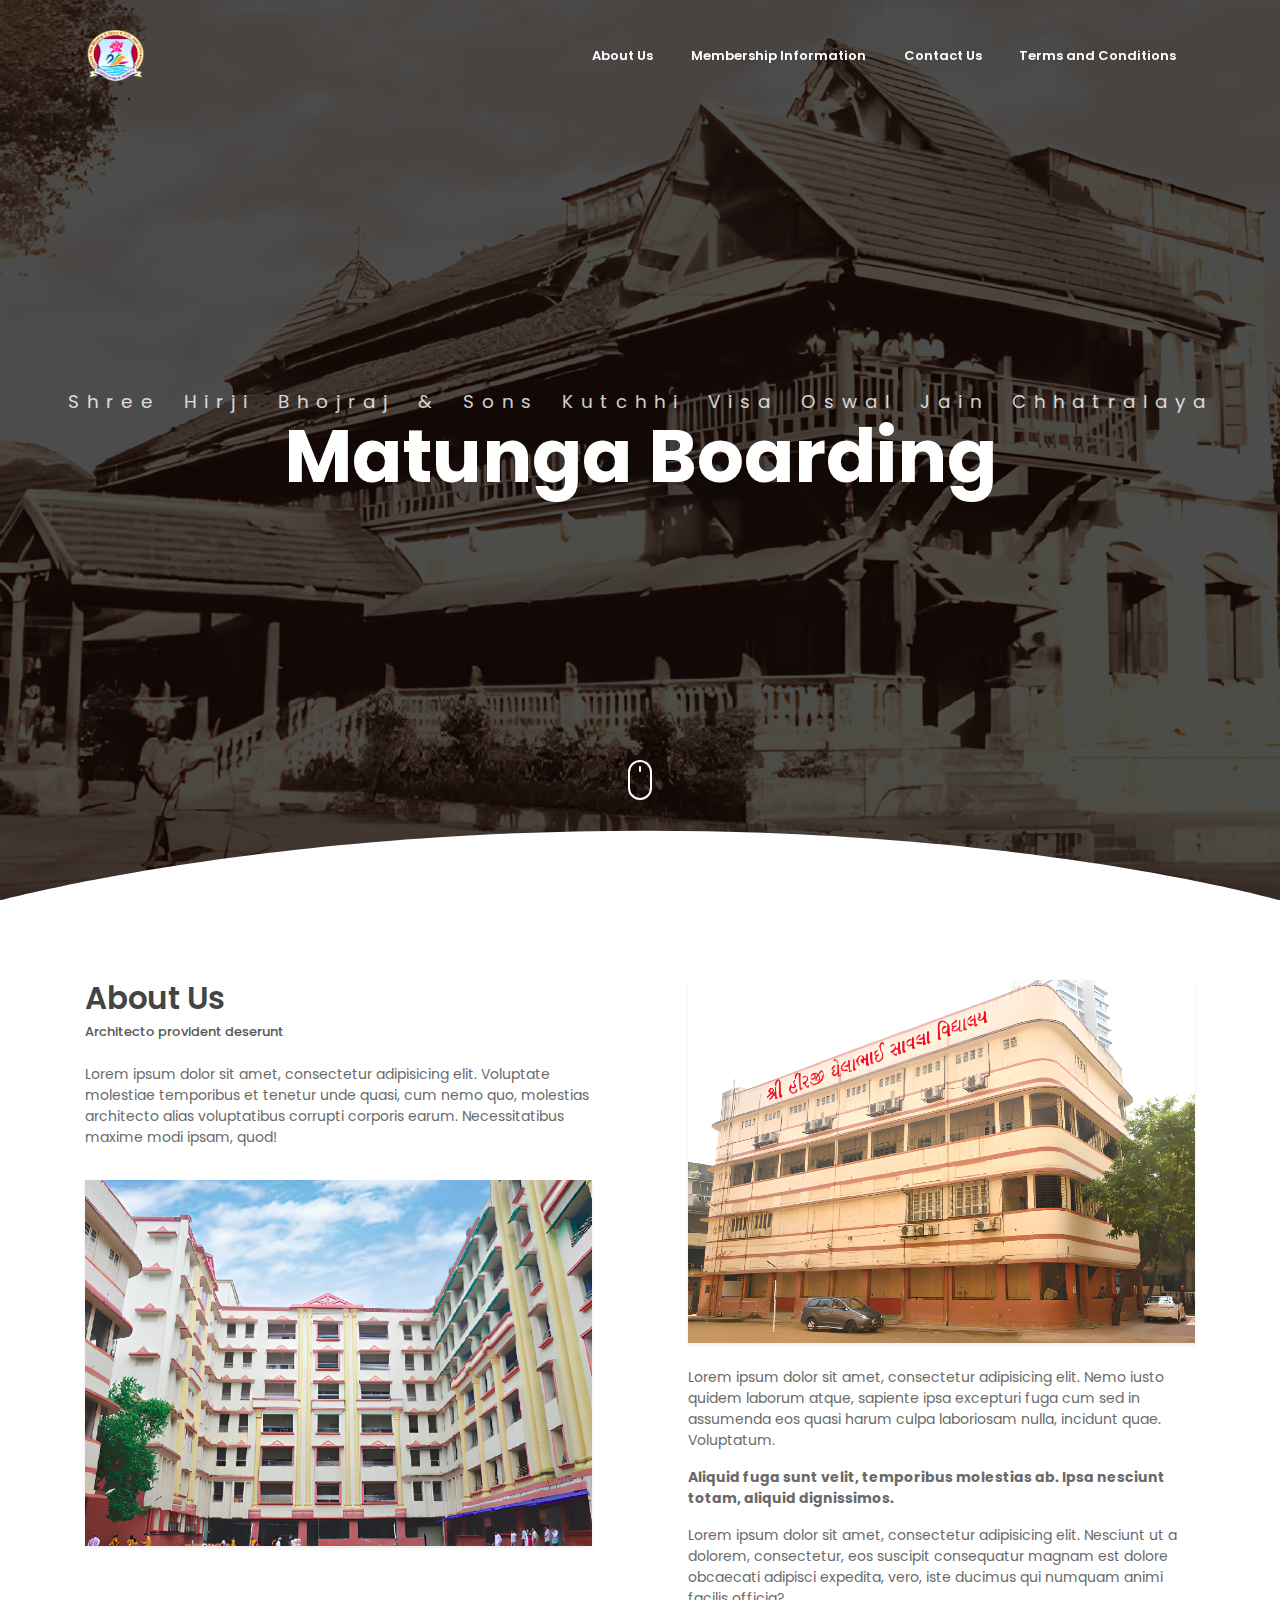
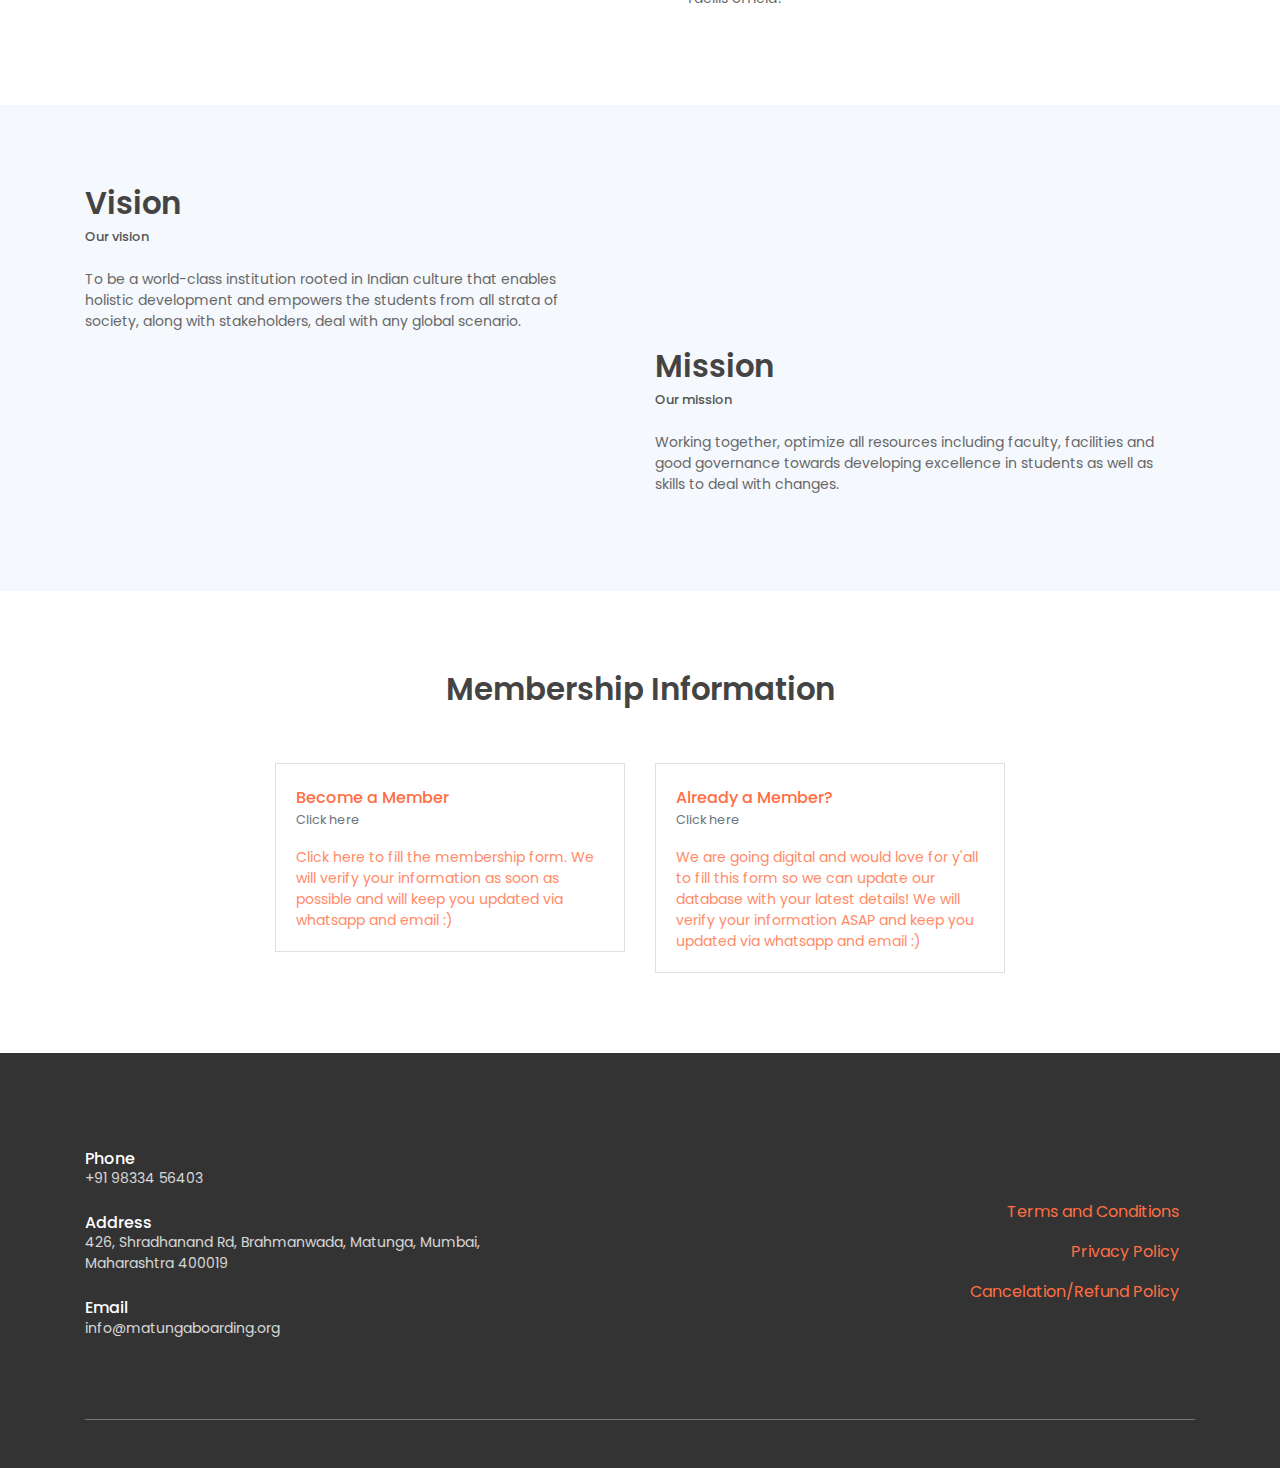
<file: index.html>
<!DOCTYPE html>
<html lang="en">
<head>
	<meta charset="utf-8">
    <meta name="viewport" content="width=device-width, initial-scale=1, shrink-to-fit=no">
    <title>Matunga Boarding</title>
    <link rel="shortcut icon" href="assets/imgs/logomb.png">
    <!-- font icons -->
    <link rel="stylesheet" href="assets/vendors/themify-icons/css/themify-icons.css">
    <!-- Bootstrap + LeadMark main styles -->
	<link rel="stylesheet" href="assets/css/leadmark.css">
</head>
<body data-spy="scroll" data-target=".navbar" data-offset="40" id="home">

    <!-- page Navigation -->
    <nav class="navbar custom-navbar navbar-expand-md navbar-light fixed-top" data-spy="affix" data-offset-top="10">
        <div class="container">
            <a class="navbar-brand" href="#">
                <img width="100px" src="assets/imgs/logomb.png" alt="">
            </a>
            <button class="navbar-toggler ml-auto" type="button" data-toggle="collapse" data-target="#navbarSupportedContent" aria-controls="navbarSupportedContent" aria-expanded="false" aria-label="Toggle navigation">
                <span class="navbar-toggler-icon"></span>
            </button>
            <div class="collapse navbar-collapse" id="navbarSupportedContent">
                <ul class="navbar-nav ml-auto">                     
                    <!-- <li class="nav-item">
                        <a class="nav-link" href="#service">Our Service</a>
                    </li> -->
                    <li class="nav-item">
                        <a class="nav-link" href="#about">About Us</a>
                    </li>
                    <!-- <li class="nav-item">
                        <a class="nav-link" href="#portfolio">Portfolio</a>
                    </li> -->
                    <!-- <li class="nav-item">
                        <a class="nav-link" href="#blog">Blog</a>
                    </li> -->

                    <li class="nav-item">
                        <a class="nav-link" href="#membership">Membership Information</a>
                        <!-- <a class="nav-link" href="https://mb-frontend-drab.vercel.app/" target="_blank" rel="noopener noreferrer">Membership Information</a> -->
                    </li>

                    <li class="nav-item">
                        <a class="nav-link" href="#contact">Contact Us</a>
                    </li>

                    <li class="nav-item">
                        <a class="nav-link" href="#contact">Terms and Conditions</a>
                    </li>
                </ul>
            </div>
        </div>
    </nav>
    <!-- End Of Second Navigation -->

    <!-- Page Header -->
    <header class="header">
        <div class="overlay">
            <h1 class="subtitle">Shree Hirji Bhojraj & Sons Kutchhi Visa Oswal Jain Chhatralaya</h1>
            <h1 class="title">Matunga Boarding</h1>  
        </div>  
        <div class="shape">
            <svg viewBox="0 0 1500 200">
                <path d="m 0,240 h 1500.4828 v -71.92164 c 0,0 -286.2763,-81.79324 -743.19024,-81.79324 C 300.37862,86.28512 0,168.07836 0,168.07836 Z"/>
            </svg>
        </div>  
        <div class="mouse-icon"><div class="wheel"></div></div>
    </header>
    <!-- End Of Page Header -->

    <!-- Service Section -->
    <!-- <section  id="service" class="section pt-0">
        <div class="container">
            <h6 class="section-title text-center">Our Service</h6>
            <h6 class="section-subtitle text-center mb-5 pb-3">Voluptates architecto provident deserunt.</h6>

            <div class="row">
                <div class="col-md-4">
                    <div class="card mb-4 mb-md-0">
                        <div class="card-body">
                            <small class="text-primary font-weight-bold">01</small>
                            <h5 class="card-title mt-3"> Beatae quo <h5>
                            <p class="mb-0">Lorem ipsum dolor sit amet, cquasi cupiditate voluptate debitis saepe dolorem totam dolor repudiandae quo nihil, repellendus nesciunt ab fuga quae, minima reprehenderit sequi fugit.</p>
                        </div>
                    </div>
                </div>
                <div class="col-md-4">
                    <div class="card mb-4 mb-md-0">
                        <div class="card-body">
                            <small class="text-primary font-weight-bold">02</small>
                            <h5 class="card-title mt-3">Delectus Suscipit<h5>
                            <p class="mb-0">Lorem ipsum dolor sit amet, cquasi cupiditate voluptate debitis saepe dolorem totam dolor repudiandae quo nihil, repellendus nesciunt ab fuga quae, minima reprehenderit sequi fugit.</p>
                        </div>
                    </div>
                </div>
                <div class="col-md-4">
                    <div class="card mb-4 mb-md-0">
                        <div class="card-body">
                            <small class="text-primary font-weight-bold">03</small>
                            <h5 class="card-title mt-3">Itaque harum<h5>
                            <p class="mb-0">Lorem ipsum dolor sit amet, cquasi cupiditate voluptate debitis saepe dolorem totam dolor repudiandae quo nihil, repellendus nesciunt ab fuga quae, minima reprehenderit sequi fugit.</p>
                        </div>
                    </div>
                </div>              
            </div>
        </div>
    </section> -->
    <!-- End OF Service Section -->

    <!-- About Section -->
    <section class="section" id="about">
        <div class="container">
            <div class="row justify-content-between">
                <div class="col-md-6 pr-md-5 mb-4 mb-md-0">
                    <h6 class="section-title mb-0">About Us</h6>
                    <h6 class="section-subtitle mb-4">Architecto provident deserunt</h6>
                    <p >Lorem ipsum dolor sit amet, consectetur adipisicing elit. Voluptate molestiae temporibus et tenetur unde quasi, cum nemo quo, molestias architecto alias voluptatibus corrupti corporis earum. Necessitatibus maxime modi ipsam, quod!</p>
                    <img src="assets/imgs/about-1.png" alt="" class="w-100 mt-3 shadow-sm">
                </div>
                <div class="col-md-6 pl-md-5">
                    <div class="row">
                        <div class="col-12">
                            <img src="assets/imgs/about-2.png" alt="" class="w-100 shadow-sm">
                        </div>
                        <div class="col-12 mt-4">
                            <p>Lorem ipsum dolor sit amet, consectetur adipisicing elit. Nemo iusto quidem laborum atque, sapiente ipsa excepturi fuga cum sed in assumenda eos quasi harum culpa laboriosam nulla, incidunt quae. Voluptatum.</p>
                            <p><b>Aliquid fuga sunt velit, temporibus molestias ab. Ipsa nesciunt totam, aliquid dignissimos.</b><br>
                            </p>
                            <p>Lorem ipsum dolor sit amet, consectetur adipisicing elit. Nesciunt ut a dolorem, consectetur, eos suscipit consequatur magnam est dolore obcaecati adipisci expedita, vero, iste ducimus qui numquam animi facilis officia?</p>
                        </div>
                    </div>
                </div>
            </div>              
        </div>
    </section>

    <section class="section" id="vision">
        <div class="container">
            <div class="row justify-content-between">
                <div class="col-md-6 pr-md-5 mb-4 mb-md-0">
                    <h6 class="section-title mb-0">Vision</h6>
                    <h6 class="section-subtitle mb-4">Our vision</h6>
                    <p >To be a world-class institution rooted in Indian culture that enables holistic development and empowers the students from all strata of society, along with stakeholders, deal with any global scenario.</p>
                    <!-- <img src="assets/imgs/about.png" alt="" class="w-100 mt-3 shadow-sm"> -->
                </div>
                <div class="col-md-6 pl-md-5">
                    <div class="row">
                        <div class="col-6">
                            <!-- <img src="assets/imgs/about-1.png" alt="" class="w-100 shadow-sm"> -->
                        </div>
                    </div>
                </div>
            </div>              
        </div>

        <div class="container">
            <div class="row justify-content-between">
                <div class="col-md-6 pl-md-5">
                    <div class="row">
                        <div class="col-6">
                            <!-- <img src="assets/imgs/about-1.png" alt="" class="w-100 shadow-sm"> -->
                        </div>
                    </div>
                </div>
                <div class="col-md-6 pr-md-5 mb-4 mb-md-0">
                    <h6 class="section-title mb-0">Mission</h6>
                    <h6 class="section-subtitle mb-4">Our mission</h6>
                    <p >Working together, optimize all resources including faculty, facilities and good governance towards developing excellence in students as well as skills to deal with changes.</p>
                    <!-- <img src="assets/imgs/about.png" alt="" class="w-100 mt-3 shadow-sm"> -->
                </div>
                
            </div>              
        </div>
    </section>

    <!-- End OF About Section -->

    <!-- Portfolio Section -->
    <!-- <section id="portfolio" class="section portfolio-section">
        <div class="container">
            <h6 class="section-title text-center">Our Portfolio</h6>
            <h6 class="section-subtitle mb-5 text-center">New stunning projects for our amazing clients</h6>
            <div class="filters">
                <a href="#" data-filter=".new" class="active">
                    New
                </a>
                <a href="#" data-filter=".advertising">
                    Advertising
                </a>
                <a href="#" data-filter=".branding">
                    Branding
                </a>
                <a href="#" data-filter=".web">
                    Web
                </a>
            </div>
            <div class="portfolio-container"> 
                <div class="col-md-6 col-lg-4 web new">
                    <div class="portfolio-item">
                        <img src="assets/imgs/web-1.jpg" class="img-fluid" alt="Download free bootstrap 4 admin dashboard, free boootstrap 4 templates">
                        <div class="content-holder">
                            <a class="img-popup" href="assets/imgs/web-1.jpg"></a>
                            <div class="text-holder">
                                <h6 class="title">WEB</h6>
                                <p class="subtitle">Expedita corporis doloremque velit in totam!</p>
                            </div>
                        </div>   
                    </div>             
                </div>
                <div class="col-md-6 col-lg-4 web new">
                    <div class="portfolio-item">
                        <img src="assets/imgs/web-2.jpg" class="img-fluid" alt="Download free bootstrap 4 admin dashboard, free boootstrap 4 templates">
                        <div class="content-holder">
                            <a class="img-popup" href="assets/imgs/web-2.jpg"></a>
                            <div class="text-holder">
                                <h6 class="title">WEB</h6>
                                <p class="subtitle">Expedita corporis doloremque velit in totam!</p>
                            </div>
                        </div> 
                    </div>                         
                </div>
                <div class="col-md-6 col-lg-4 advertising new">
                    <div class="portfolio-item">
                        <img src="assets/imgs/advertising-2.jpg" class="img-fluid" alt="Download free bootstrap 4 admin dashboard, free boootstrap 4 templates">                         
                        <div class="content-holder">
                            <a class="img-popup" href="assets/imgs/advertising-2.jpg"></a>
                            <div class="text-holder">
                                <h6 class="title">ADVERSTISING</h6>
                                <p class="subtitle">Expedita corporis doloremque velit in totam!</p>
                            </div>
                        </div>    
                    </div>              
                </div> 
                <div class="col-md-6 col-lg-4 web">
                    <div class="portfolio-item">
                        <img src="assets/imgs/web-4.jpg" class="img-fluid" alt="Download free bootstrap 4 admin dashboard, free boootstrap 4 templates">
                        <div class="content-holder">
                            <a class="img-popup" href="assets/imgs/web-4.jpg"></a>
                            <div class="text-holder">
                                <h6 class="title">WEB</h6>
                                <p class="subtitle">Expedita corporis doloremque velit in totam!</p>
                            </div>
                        </div>
                    </div>                                                     
                </div>

                <div class="col-md-6 col-lg-4 advertising"> 
                    <div class="portfolio-item">
                        <img src="assets/imgs/advertising-1.jpg" class="img-fluid" alt="Download free bootstrap 4 admin dashboard, free boootstrap 4 templates">                               
                        <div class="content-holder">
                            <a class="img-popup" href="assets/imgs/advertising-1.jpg"></a>
                            <div class="text-holder">
                                <h6 class="title">ADVERSITING</h6>
                                <p class="subtitle">Expedita corporis doloremque velit in totam!</p>
                            </div>
                        </div>
                    </div>                                                       
                </div> 
                <div class="col-md-6 col-lg-4 web new">
                    <div class="portfolio-item">
                        <img src="assets/imgs/web-3.jpg" class="img-fluid" alt="Download free bootstrap 4 admin dashboard, free boootstrap 4 templates">  
                       <div class="content-holder">
                            <a class="img-popup" href="assets/imgs/web-3.jpg"></a>
                            <div class="text-holder">
                                <h6 class="title">WEB</h6>
                                <p class="subtitle">Expedita corporis doloremque velit in totam!</p>
                            </div>
                        </div>
                    </div>                                                     
                </div>
                <div class="col-md-6 col-lg-4 advertising new">
                    <div class="portfolio-item">
                        <img src="assets/imgs/advertising-3.jpg" class="img-fluid" alt="Download free bootstrap 4 admin dashboard, free boootstrap 4 templates">       
                       <div class="content-holder">
                            <a class="img-popup" href="assets/imgs/advertising-3.jpg"></a>
                            <div class="text-holder">
                                <h6 class="title">ADVERSITING</h6>
                                <p class="subtitle">Expedita corporis doloremque velit in totam!</p>
                            </div>
                        </div>
                    </div>                                                       
                </div> 
                <div class="col-md-6 col-lg-4 advertising new"> 
                    <div class="portfolio-item">
                        <img src="assets/imgs/advertising-4.jpg" class="img-fluid" alt="Download free bootstrap 4 admin dashboard, free boootstrap 4 templates">            
                        <div class="content-holder">
                            <a class="img-popup" href="assets/imgs/advertising-4.jpg"></a>
                            <div class="text-holder">
                                <h6 class="title">ADVERTISING</h6>
                                <p class="subtitle">Expedita corporis doloremque velit in totam!</p>
                            </div>
                        </div>
                    </div>
                            
                </div> 
                <div class="col-md-6 col-lg-4 branding new">
                    <div class="portfolio-item">
                        <img src="assets/imgs/branding-1.jpg" class="img-fluid" alt="Download free bootstrap 4 admin dashboard, free boootstrap 4 templates">                        
                        <div class="content-holder">
                            <a class="img-popup" href="assets/imgs/branding-1.jpg"></a>
                            <div class="text-holder">
                                <h6 class="title">BRANDING</h6>
                                <p class="subtitle">Expedita corporis doloremque velit in totam!</p>
                            </div>
                        </div> 
                    </div>
                </div> 
                <div class="col-md-6 col-lg-4 branding">
                    <div class="portfolio-item">
                        <img src="assets/imgs/branding-2.jpg" class="img-fluid" alt="Download free bootstrap 4 admin dashboard, free boootstrap 4 templates">  
                        <div class="content-holder">
                            <a class="img-popup" href="assets/imgs/branding-2.jpg"></a>
                            <div class="text-holder">
                                <h6 class="title">BRANDING</h6>
                                <p class="subtitle">Expedita corporis doloremque velit in totam!</p>
                            </div>
                        </div>
                    </div>                                                     
                </div> 
                <div class="col-md-6 col-lg-4 branding new">
                    <div class="portfolio-item">
                        <img src="assets/imgs/branding-3.jpg" class="img-fluid" alt="Download free bootstrap 4 admin dashboard, free boootstrap 4 templates">   
                        <div class="content-holder">
                            <a class="img-popup" href="assets/imgs/branding-3.jpg"></a>
                            <div class="text-holder">
                                <h6 class="title">BRANDING</h6>
                                <p class="subtitle">Expedita corporis doloremque velit in totam!</p>
                            </div>
                        </div>
                    </div>                                                    
                </div> 
                <div class="col-md-6 col-lg-4 branding">
                    <div class="portfolio-item">
                        <img src="assets/imgs/branding-4.jpg" class="img-fluid" alt="Download free bootstrap 4 admin dashboard, free boootstrap 4 templates">                      
                        <div class="content-holder">
                            <a class="img-popup" href="assets/imgs/branding-4.jpg"></a>
                            <div class="text-holder">
                                <h6 class="title">BRANDING</h6>
                                <p class="subtitle">Expedita corporis doloremque velit in totam!</p>
                            </div>
                        </div>
                    </div>                                                      
                </div> 
                <div class="col-md-6 col-lg-4 branding">
                    <div class="portfolio-item">
                        <img src="assets/imgs/branding-5.jpg" class="img-fluid" alt="Download free bootstrap 4 admin dashboard, free boootstrap 4 templates">          
                        <div class="content-holder">
                            <a class="img-popup" href="assets/imgs/branding-5.jpg"></a>
                            <div class="text-holder">
                                <h6 class="title">BRANDING</h6>
                                <p class="subtitle">Expedita corporis doloremque velit in totam!</p>
                            </div>
                        </div>
                    </div>                                                   
                </div>
            </div>   
        </div>            
    </section> -->
    <!-- End of portfolio section -->

    <!-- Blog Section -->
    <!-- <section class="section" id="blog">
        <div class="container">
            <h6 class="section-title mb-0 text-center">Latest Articles</h6>
            <h6 class="section-subtitle mb-5 text-center">Architecto provident deserunt eveniet libero</h6>

            <div class="row">
                <div class="col-md-4">
                    <div class="card border-0 mb-4">
                        <img src="assets/imgs/blog-1.jpg" alt="" class="card-img-top w-100">
                        <div class="card-body">                         
                            <h6 class="card-title">Pariatur Omnis Harum quae sint.</h6>
                            <p>Fuga quae ratione inventore Perferendis porro.</p>
                            <a href="javascript:void(0)" class="small text-muted">Go To The Article</a>
                        </div>
                    </div>
                </div>
                <div class="col-md-4">
                    <div class="card border-0 mb-4">
                        <img src="assets/imgs/blog-2.jpg" alt="" class="card-img-top w-100">
                        <div class="card-body">                         
                            <h6 class="card-title"> Harum Quae Porro</h5>
                            <p>Fuga quae ratione inventore Perferendis porro.</p>
                            <a href="javascript:void(0)" class="small text-muted">Go To The Article</a>
                        </div>
                    </div>
                </div>
                <div class="col-md-4">
                    <div class="card border-0 mb-4">
                        <img src="assets/imgs/blog-3.jpg" alt="" class="card-img-top w-100">
                        <div class="card-body">                         
                            <h6 class="card-title">Qui optio neque alias</h6>
                            <p>Fuga quae ratione inventore Perferendis porro.</p>
                            <a href="javascript:void(0)" class="small text-muted">Go To The Article</a>
                        </div>
                    </div>
                </div>
            </div>
        </div>
    </section> -->
    <!-- End of Blog Section -->

    <!-- Testmonial Section -->
    <section class="section" id="membership">
        <div class="container">
            <h6 class="section-title text-center mb-0">Membership Information</h6>
            <h6 class="section-subtitle mb-5 text-center"></h6>
            <div class="row justify-content-center">
                <div class="col-md-4 my-3 my-md-0">
                    <a href="https://mb-frontend-drab.vercel.app/form/new" target="_blank" rel="noopener noreferrer">
                        <div class="card">
                            <div class="card-body">
                                <div class="media align-items-center mb-3">
                                    <!-- <img class="mr-3" src="assets/imgs/avatar.jpg" alt=""> -->
                                    <div class="media-body">
                                        <h6 class="mt-1 mb-0">Become a Member</h6>
                                        <small class="text-muted mb-0">Click here</small>     
                                    </div>
                                </div>
                                <p class="mb-0">Click here to fill the membership form. We will verify your information as soon as possible and will keep you updated via whatsapp and email :)</p>
                            </div>
                        </div>
                    </a>
                </div>
                <div class="col-md-4 my-3 my-md-0">
                    <a href="https://mb-frontend-drab.vercel.app/form/existing" target="_blank" rel="noopener noreferrer">
                        <div class="card">
                            <div class="card-body">
                                <div class="media align-items-center mb-3">
                                    <!-- <img class="mr-3" src="assets/imgs/avatar-1.jpg" alt=""> -->
                                    <div class="media-body">
                                        <h6 class="mt-1 mb-0">Already a Member?</h6>
                                        <small class="text-muted mb-0">Click here</small>      
                                    </div>
                                </div>
                                <p class="mb-0">We are going digital and would love for y'all to fill this form so we can update our database with your latest details! We will verify your information ASAP and keep you updated via whatsapp and email :)</p>
                            </div>
                        </div>
                    </a>
                </div>
            </div>
        </div>
    </section>
    <!-- End of Testmonial Section -->

    <!-- Contact Section -->
    <section id="contact" class="section has-img-bg pb-0">
        <div class="container">
            <div class="row align-items-center">
                <div class="col-md-5 my-3">
                    <h6 class="mb-0">Phone</h6>
                    <p class="mb-4">+91 98334 56403</p>

                    <h6 class="mb-0">Address</h6>
                    <p class="mb-4">426, Shradhanand Rd, Brahmanwada, Matunga, Mumbai, Maharashtra 400019</p>

                    <h6 class="mb-0">Email</h6>
                    <p class="mb-0">info@matungaboarding.org</p>
                    <p></p>
                </div>
                <div class="col-md-7 text-right">
                    <a class="nav-link" href="TnC.html" target="_blank" rel="noopener noreferrer">Terms and Conditions</a>
                    <a class="nav-link" href="privacy.html" target="_blank" rel="noopener noreferrer">Privacy Policy</a>
                    <a class="nav-link" href="refund.html" target="_blank" rel="noopener noreferrer">Cancelation/Refund Policy</a>
                </div>
            </div>
            <!-- Page Footer -->
            <footer class="mt-5 py-4 border-top border-secondary">
            </footer>
            <!-- End of Page Footer -->  
        </div>
    </section>
	
	<!-- core  -->
    <script src="assets/vendors/jquery/jquery-3.4.1.js"></script>
    <script src="assets/vendors/bootstrap/bootstrap.bundle.js"></script>

    <!-- bootstrap 3 affix -->
	<script src="assets/vendors/bootstrap/bootstrap.affix.js"></script>

    <!-- Isotope -->
    <script src="assets/vendors/isotope/isotope.pkgd.js"></script>

    <script src="assets/js/mb.js"></script>

</body>
</html>
</file>
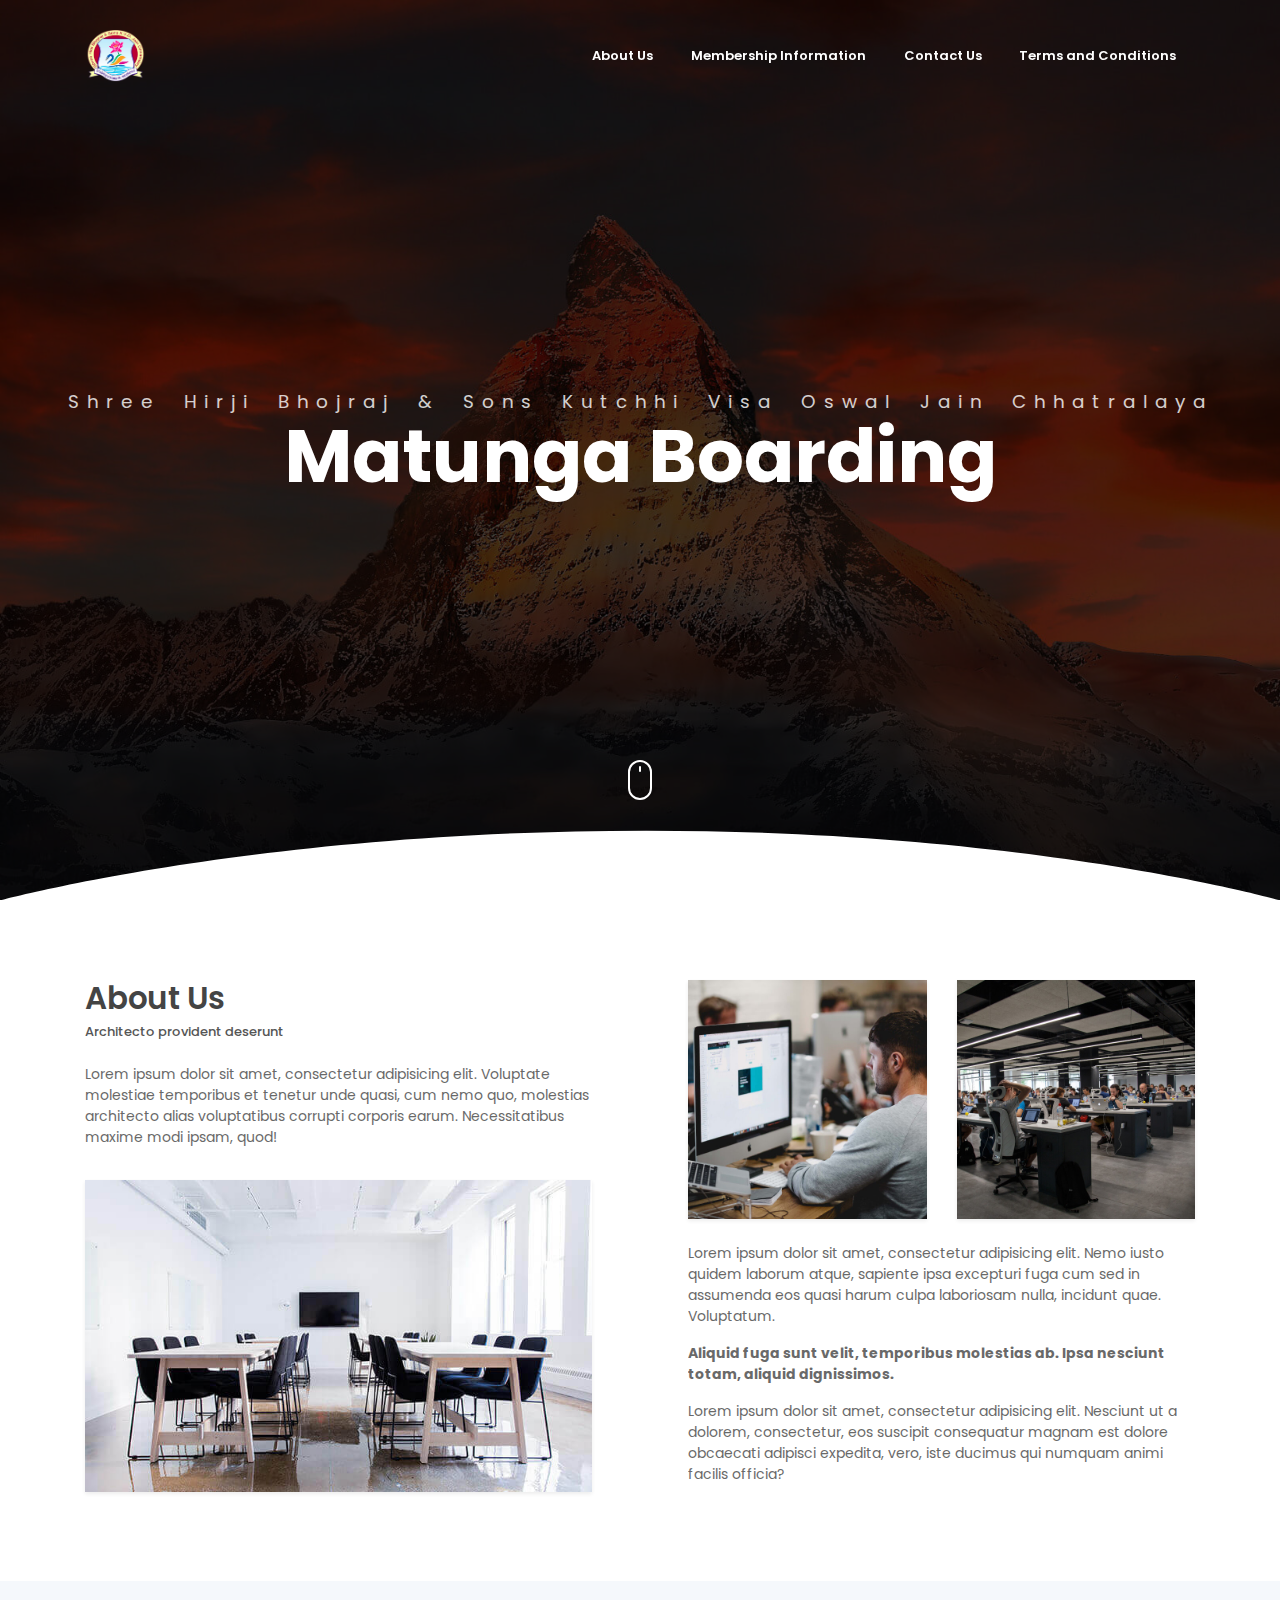
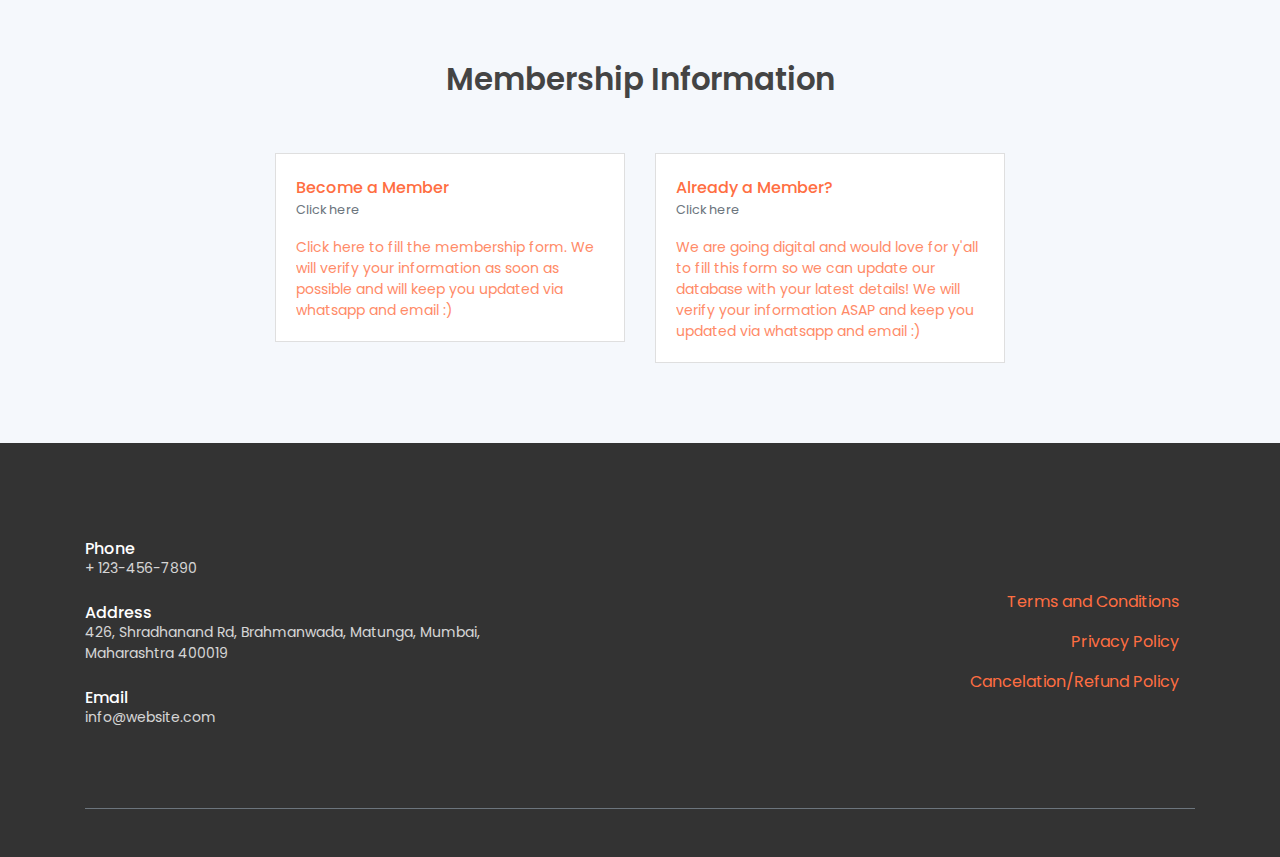
<file: public_html/index.html>
<!DOCTYPE html>
<html lang="en">
<head>
	<meta charset="utf-8">
    <meta name="viewport" content="width=device-width, initial-scale=1, shrink-to-fit=no">
    <title>Matunga Boarding</title>
    <link rel="shortcut icon" href="assets/imgs/logomb.png">
    <!-- font icons -->
    <link rel="stylesheet" href="assets/vendors/themify-icons/css/themify-icons.css">
    <!-- Bootstrap + LeadMark main styles -->
	<link rel="stylesheet" href="assets/css/leadmark.css">
</head>
<body data-spy="scroll" data-target=".navbar" data-offset="40" id="home">

    <!-- page Navigation -->
    <nav class="navbar custom-navbar navbar-expand-md navbar-light fixed-top" data-spy="affix" data-offset-top="10">
        <div class="container">
            <a class="navbar-brand" href="#">
                <img width="100px" src="assets/imgs/logomb.png" alt="">
            </a>
            <button class="navbar-toggler ml-auto" type="button" data-toggle="collapse" data-target="#navbarSupportedContent" aria-controls="navbarSupportedContent" aria-expanded="false" aria-label="Toggle navigation">
                <span class="navbar-toggler-icon"></span>
            </button>
            <div class="collapse navbar-collapse" id="navbarSupportedContent">
                <ul class="navbar-nav ml-auto">                     
                    <!-- <li class="nav-item">
                        <a class="nav-link" href="#service">Our Service</a>
                    </li> -->
                    <li class="nav-item">
                        <a class="nav-link" href="#about">About Us</a>
                    </li>
                    <!-- <li class="nav-item">
                        <a class="nav-link" href="#portfolio">Portfolio</a>
                    </li> -->
                    <!-- <li class="nav-item">
                        <a class="nav-link" href="#blog">Blog</a>
                    </li> -->

                    <li class="nav-item">
                        <a class="nav-link" href="#membership">Membership Information</a>
                        <!-- <a class="nav-link" href="https://mb-frontend-drab.vercel.app/" target="_blank" rel="noopener noreferrer">Membership Information</a> -->
                    </li>

                    <li class="nav-item">
                        <a class="nav-link" href="#contact">Contact Us</a>
                    </li>

                    <li class="nav-item">
                        <a class="nav-link" href="#contact">Terms and Conditions</a>
                    </li>
                </ul>
            </div>
        </div>
    </nav>
    <!-- End Of Second Navigation -->

    <!-- Page Header -->
    <header class="header">
        <div class="overlay">
            <h1 class="subtitle">Shree Hirji Bhojraj & Sons Kutchhi Visa Oswal Jain Chhatralaya</h1>
            <h1 class="title">Matunga Boarding</h1>  
        </div>  
        <div class="shape">
            <svg viewBox="0 0 1500 200">
                <path d="m 0,240 h 1500.4828 v -71.92164 c 0,0 -286.2763,-81.79324 -743.19024,-81.79324 C 300.37862,86.28512 0,168.07836 0,168.07836 Z"/>
            </svg>
        </div>  
        <div class="mouse-icon"><div class="wheel"></div></div>
    </header>
    <!-- End Of Page Header -->

    <!-- Service Section -->
    <!-- <section  id="service" class="section pt-0">
        <div class="container">
            <h6 class="section-title text-center">Our Service</h6>
            <h6 class="section-subtitle text-center mb-5 pb-3">Voluptates architecto provident deserunt.</h6>

            <div class="row">
                <div class="col-md-4">
                    <div class="card mb-4 mb-md-0">
                        <div class="card-body">
                            <small class="text-primary font-weight-bold">01</small>
                            <h5 class="card-title mt-3"> Beatae quo <h5>
                            <p class="mb-0">Lorem ipsum dolor sit amet, cquasi cupiditate voluptate debitis saepe dolorem totam dolor repudiandae quo nihil, repellendus nesciunt ab fuga quae, minima reprehenderit sequi fugit.</p>
                        </div>
                    </div>
                </div>
                <div class="col-md-4">
                    <div class="card mb-4 mb-md-0">
                        <div class="card-body">
                            <small class="text-primary font-weight-bold">02</small>
                            <h5 class="card-title mt-3">Delectus Suscipit<h5>
                            <p class="mb-0">Lorem ipsum dolor sit amet, cquasi cupiditate voluptate debitis saepe dolorem totam dolor repudiandae quo nihil, repellendus nesciunt ab fuga quae, minima reprehenderit sequi fugit.</p>
                        </div>
                    </div>
                </div>
                <div class="col-md-4">
                    <div class="card mb-4 mb-md-0">
                        <div class="card-body">
                            <small class="text-primary font-weight-bold">03</small>
                            <h5 class="card-title mt-3">Itaque harum<h5>
                            <p class="mb-0">Lorem ipsum dolor sit amet, cquasi cupiditate voluptate debitis saepe dolorem totam dolor repudiandae quo nihil, repellendus nesciunt ab fuga quae, minima reprehenderit sequi fugit.</p>
                        </div>
                    </div>
                </div>              
            </div>
        </div>
    </section> -->
    <!-- End OF Service Section -->

    <!-- About Section -->
    <section class="section" id="about">
        <div class="container">
            <div class="row justify-content-between">
                <div class="col-md-6 pr-md-5 mb-4 mb-md-0">
                    <h6 class="section-title mb-0">About Us</h6>
                    <h6 class="section-subtitle mb-4">Architecto provident deserunt</h6>
                    <p >Lorem ipsum dolor sit amet, consectetur adipisicing elit. Voluptate molestiae temporibus et tenetur unde quasi, cum nemo quo, molestias architecto alias voluptatibus corrupti corporis earum. Necessitatibus maxime modi ipsam, quod!</p>
                    <img src="assets/imgs/about.jpg" alt="" class="w-100 mt-3 shadow-sm">
                </div>
                <div class="col-md-6 pl-md-5">
                    <div class="row">
                        <div class="col-6">
                            <img src="assets/imgs/about-1.jpg" alt="" class="w-100 shadow-sm">
                        </div>
                        <div class="col-6">
                            <img src="assets/imgs/about-2.jpg" alt="" class="w-100 shadow-sm">
                        </div>
                        <div class="col-12 mt-4">
                            <p>Lorem ipsum dolor sit amet, consectetur adipisicing elit. Nemo iusto quidem laborum atque, sapiente ipsa excepturi fuga cum sed in assumenda eos quasi harum culpa laboriosam nulla, incidunt quae. Voluptatum.</p>
                            <p><b>Aliquid fuga sunt velit, temporibus molestias ab. Ipsa nesciunt totam, aliquid dignissimos.</b><br>
                            </p>
                            <p>Lorem ipsum dolor sit amet, consectetur adipisicing elit. Nesciunt ut a dolorem, consectetur, eos suscipit consequatur magnam est dolore obcaecati adipisci expedita, vero, iste ducimus qui numquam animi facilis officia?</p>
                        </div>
                    </div>
                </div>
            </div>              
        </div>
    </section>
    <!-- End OF About Section -->

    <!-- Portfolio Section -->
    <!-- <section id="portfolio" class="section portfolio-section">
        <div class="container">
            <h6 class="section-title text-center">Our Portfolio</h6>
            <h6 class="section-subtitle mb-5 text-center">New stunning projects for our amazing clients</h6>
            <div class="filters">
                <a href="#" data-filter=".new" class="active">
                    New
                </a>
                <a href="#" data-filter=".advertising">
                    Advertising
                </a>
                <a href="#" data-filter=".branding">
                    Branding
                </a>
                <a href="#" data-filter=".web">
                    Web
                </a>
            </div>
            <div class="portfolio-container"> 
                <div class="col-md-6 col-lg-4 web new">
                    <div class="portfolio-item">
                        <img src="assets/imgs/web-1.jpg" class="img-fluid" alt="Download free bootstrap 4 admin dashboard, free boootstrap 4 templates">
                        <div class="content-holder">
                            <a class="img-popup" href="assets/imgs/web-1.jpg"></a>
                            <div class="text-holder">
                                <h6 class="title">WEB</h6>
                                <p class="subtitle">Expedita corporis doloremque velit in totam!</p>
                            </div>
                        </div>   
                    </div>             
                </div>
                <div class="col-md-6 col-lg-4 web new">
                    <div class="portfolio-item">
                        <img src="assets/imgs/web-2.jpg" class="img-fluid" alt="Download free bootstrap 4 admin dashboard, free boootstrap 4 templates">
                        <div class="content-holder">
                            <a class="img-popup" href="assets/imgs/web-2.jpg"></a>
                            <div class="text-holder">
                                <h6 class="title">WEB</h6>
                                <p class="subtitle">Expedita corporis doloremque velit in totam!</p>
                            </div>
                        </div> 
                    </div>                         
                </div>
                <div class="col-md-6 col-lg-4 advertising new">
                    <div class="portfolio-item">
                        <img src="assets/imgs/advertising-2.jpg" class="img-fluid" alt="Download free bootstrap 4 admin dashboard, free boootstrap 4 templates">                         
                        <div class="content-holder">
                            <a class="img-popup" href="assets/imgs/advertising-2.jpg"></a>
                            <div class="text-holder">
                                <h6 class="title">ADVERSTISING</h6>
                                <p class="subtitle">Expedita corporis doloremque velit in totam!</p>
                            </div>
                        </div>    
                    </div>              
                </div> 
                <div class="col-md-6 col-lg-4 web">
                    <div class="portfolio-item">
                        <img src="assets/imgs/web-4.jpg" class="img-fluid" alt="Download free bootstrap 4 admin dashboard, free boootstrap 4 templates">
                        <div class="content-holder">
                            <a class="img-popup" href="assets/imgs/web-4.jpg"></a>
                            <div class="text-holder">
                                <h6 class="title">WEB</h6>
                                <p class="subtitle">Expedita corporis doloremque velit in totam!</p>
                            </div>
                        </div>
                    </div>                                                     
                </div>

                <div class="col-md-6 col-lg-4 advertising"> 
                    <div class="portfolio-item">
                        <img src="assets/imgs/advertising-1.jpg" class="img-fluid" alt="Download free bootstrap 4 admin dashboard, free boootstrap 4 templates">                               
                        <div class="content-holder">
                            <a class="img-popup" href="assets/imgs/advertising-1.jpg"></a>
                            <div class="text-holder">
                                <h6 class="title">ADVERSITING</h6>
                                <p class="subtitle">Expedita corporis doloremque velit in totam!</p>
                            </div>
                        </div>
                    </div>                                                       
                </div> 
                <div class="col-md-6 col-lg-4 web new">
                    <div class="portfolio-item">
                        <img src="assets/imgs/web-3.jpg" class="img-fluid" alt="Download free bootstrap 4 admin dashboard, free boootstrap 4 templates">  
                       <div class="content-holder">
                            <a class="img-popup" href="assets/imgs/web-3.jpg"></a>
                            <div class="text-holder">
                                <h6 class="title">WEB</h6>
                                <p class="subtitle">Expedita corporis doloremque velit in totam!</p>
                            </div>
                        </div>
                    </div>                                                     
                </div>
                <div class="col-md-6 col-lg-4 advertising new">
                    <div class="portfolio-item">
                        <img src="assets/imgs/advertising-3.jpg" class="img-fluid" alt="Download free bootstrap 4 admin dashboard, free boootstrap 4 templates">       
                       <div class="content-holder">
                            <a class="img-popup" href="assets/imgs/advertising-3.jpg"></a>
                            <div class="text-holder">
                                <h6 class="title">ADVERSITING</h6>
                                <p class="subtitle">Expedita corporis doloremque velit in totam!</p>
                            </div>
                        </div>
                    </div>                                                       
                </div> 
                <div class="col-md-6 col-lg-4 advertising new"> 
                    <div class="portfolio-item">
                        <img src="assets/imgs/advertising-4.jpg" class="img-fluid" alt="Download free bootstrap 4 admin dashboard, free boootstrap 4 templates">            
                        <div class="content-holder">
                            <a class="img-popup" href="assets/imgs/advertising-4.jpg"></a>
                            <div class="text-holder">
                                <h6 class="title">ADVERTISING</h6>
                                <p class="subtitle">Expedita corporis doloremque velit in totam!</p>
                            </div>
                        </div>
                    </div>
                            
                </div> 
                <div class="col-md-6 col-lg-4 branding new">
                    <div class="portfolio-item">
                        <img src="assets/imgs/branding-1.jpg" class="img-fluid" alt="Download free bootstrap 4 admin dashboard, free boootstrap 4 templates">                        
                        <div class="content-holder">
                            <a class="img-popup" href="assets/imgs/branding-1.jpg"></a>
                            <div class="text-holder">
                                <h6 class="title">BRANDING</h6>
                                <p class="subtitle">Expedita corporis doloremque velit in totam!</p>
                            </div>
                        </div> 
                    </div>
                </div> 
                <div class="col-md-6 col-lg-4 branding">
                    <div class="portfolio-item">
                        <img src="assets/imgs/branding-2.jpg" class="img-fluid" alt="Download free bootstrap 4 admin dashboard, free boootstrap 4 templates">  
                        <div class="content-holder">
                            <a class="img-popup" href="assets/imgs/branding-2.jpg"></a>
                            <div class="text-holder">
                                <h6 class="title">BRANDING</h6>
                                <p class="subtitle">Expedita corporis doloremque velit in totam!</p>
                            </div>
                        </div>
                    </div>                                                     
                </div> 
                <div class="col-md-6 col-lg-4 branding new">
                    <div class="portfolio-item">
                        <img src="assets/imgs/branding-3.jpg" class="img-fluid" alt="Download free bootstrap 4 admin dashboard, free boootstrap 4 templates">   
                        <div class="content-holder">
                            <a class="img-popup" href="assets/imgs/branding-3.jpg"></a>
                            <div class="text-holder">
                                <h6 class="title">BRANDING</h6>
                                <p class="subtitle">Expedita corporis doloremque velit in totam!</p>
                            </div>
                        </div>
                    </div>                                                    
                </div> 
                <div class="col-md-6 col-lg-4 branding">
                    <div class="portfolio-item">
                        <img src="assets/imgs/branding-4.jpg" class="img-fluid" alt="Download free bootstrap 4 admin dashboard, free boootstrap 4 templates">                      
                        <div class="content-holder">
                            <a class="img-popup" href="assets/imgs/branding-4.jpg"></a>
                            <div class="text-holder">
                                <h6 class="title">BRANDING</h6>
                                <p class="subtitle">Expedita corporis doloremque velit in totam!</p>
                            </div>
                        </div>
                    </div>                                                      
                </div> 
                <div class="col-md-6 col-lg-4 branding">
                    <div class="portfolio-item">
                        <img src="assets/imgs/branding-5.jpg" class="img-fluid" alt="Download free bootstrap 4 admin dashboard, free boootstrap 4 templates">          
                        <div class="content-holder">
                            <a class="img-popup" href="assets/imgs/branding-5.jpg"></a>
                            <div class="text-holder">
                                <h6 class="title">BRANDING</h6>
                                <p class="subtitle">Expedita corporis doloremque velit in totam!</p>
                            </div>
                        </div>
                    </div>                                                   
                </div>
            </div>   
        </div>            
    </section> -->
    <!-- End of portfolio section -->

    <!-- Blog Section -->
    <!-- <section class="section" id="blog">
        <div class="container">
            <h6 class="section-title mb-0 text-center">Latest Articles</h6>
            <h6 class="section-subtitle mb-5 text-center">Architecto provident deserunt eveniet libero</h6>

            <div class="row">
                <div class="col-md-4">
                    <div class="card border-0 mb-4">
                        <img src="assets/imgs/blog-1.jpg" alt="" class="card-img-top w-100">
                        <div class="card-body">                         
                            <h6 class="card-title">Pariatur Omnis Harum quae sint.</h6>
                            <p>Fuga quae ratione inventore Perferendis porro.</p>
                            <a href="javascript:void(0)" class="small text-muted">Go To The Article</a>
                        </div>
                    </div>
                </div>
                <div class="col-md-4">
                    <div class="card border-0 mb-4">
                        <img src="assets/imgs/blog-2.jpg" alt="" class="card-img-top w-100">
                        <div class="card-body">                         
                            <h6 class="card-title"> Harum Quae Porro</h5>
                            <p>Fuga quae ratione inventore Perferendis porro.</p>
                            <a href="javascript:void(0)" class="small text-muted">Go To The Article</a>
                        </div>
                    </div>
                </div>
                <div class="col-md-4">
                    <div class="card border-0 mb-4">
                        <img src="assets/imgs/blog-3.jpg" alt="" class="card-img-top w-100">
                        <div class="card-body">                         
                            <h6 class="card-title">Qui optio neque alias</h6>
                            <p>Fuga quae ratione inventore Perferendis porro.</p>
                            <a href="javascript:void(0)" class="small text-muted">Go To The Article</a>
                        </div>
                    </div>
                </div>
            </div>
        </div>
    </section> -->
    <!-- End of Blog Section -->

    <!-- Testmonial Section -->
    <section class="section" id="membership">
        <div class="container">
            <h6 class="section-title text-center mb-0">Membership Information</h6>
            <h6 class="section-subtitle mb-5 text-center"></h6>
            <div class="row justify-content-center">
                <div class="col-md-4 my-3 my-md-0">
                    <a href="https://mb-frontend-drab.vercel.app/form/new" target="_blank" rel="noopener noreferrer">
                        <div class="card">
                            <div class="card-body">
                                <div class="media align-items-center mb-3">
                                    <!-- <img class="mr-3" src="assets/imgs/avatar.jpg" alt=""> -->
                                    <div class="media-body">
                                        <h6 class="mt-1 mb-0">Become a Member</h6>
                                        <small class="text-muted mb-0">Click here</small>     
                                    </div>
                                </div>
                                <p class="mb-0">Click here to fill the membership form. We will verify your information as soon as possible and will keep you updated via whatsapp and email :)</p>
                            </div>
                        </div>
                    </a>
                </div>
                <div class="col-md-4 my-3 my-md-0">
                    <a href="https://mb-frontend-drab.vercel.app/form/existing" target="_blank" rel="noopener noreferrer">
                        <div class="card">
                            <div class="card-body">
                                <div class="media align-items-center mb-3">
                                    <!-- <img class="mr-3" src="assets/imgs/avatar-1.jpg" alt=""> -->
                                    <div class="media-body">
                                        <h6 class="mt-1 mb-0">Already a Member?</h6>
                                        <small class="text-muted mb-0">Click here</small>      
                                    </div>
                                </div>
                                <p class="mb-0">We are going digital and would love for y'all to fill this form so we can update our database with your latest details! We will verify your information ASAP and keep you updated via whatsapp and email :)</p>
                            </div>
                        </div>
                    </a>
                </div>
            </div>
        </div>
    </section>
    <!-- End of Testmonial Section -->

    <!-- Contact Section -->
    <section id="contact" class="section has-img-bg pb-0">
        <div class="container">
            <div class="row align-items-center">
                <div class="col-md-5 my-3">
                    <h6 class="mb-0">Phone</h6>
                    <p class="mb-4">+ 123-456-7890</p>

                    <h6 class="mb-0">Address</h6>
                    <p class="mb-4">426, Shradhanand Rd, Brahmanwada, Matunga, Mumbai, Maharashtra 400019</p>

                    <h6 class="mb-0">Email</h6>
                    <p class="mb-0">info@website.com</p>
                    <p></p>
                </div>
                <div class="col-md-7 text-right">
                    <a class="nav-link" href="TnC.html" target="_blank" rel="noopener noreferrer">Terms and Conditions</a>
                    <a class="nav-link" href="privacy.html" target="_blank" rel="noopener noreferrer">Privacy Policy</a>
                    <a class="nav-link" href="refund.html" target="_blank" rel="noopener noreferrer">Cancelation/Refund Policy</a>
                </div>
            </div>
            <!-- Page Footer -->
            <footer class="mt-5 py-4 border-top border-secondary">
            </footer>
            <!-- End of Page Footer -->  
        </div>
    </section>
	
	<!-- core  -->
    <script src="assets/vendors/jquery/jquery-3.4.1.js"></script>
    <script src="assets/vendors/bootstrap/bootstrap.bundle.js"></script>

    <!-- bootstrap 3 affix -->
	<script src="assets/vendors/bootstrap/bootstrap.affix.js"></script>

    <!-- Isotope -->
    <script src="assets/vendors/isotope/isotope.pkgd.js"></script>

    <script src="assets/js/mb.js"></script>

</body>
</html>
</file>
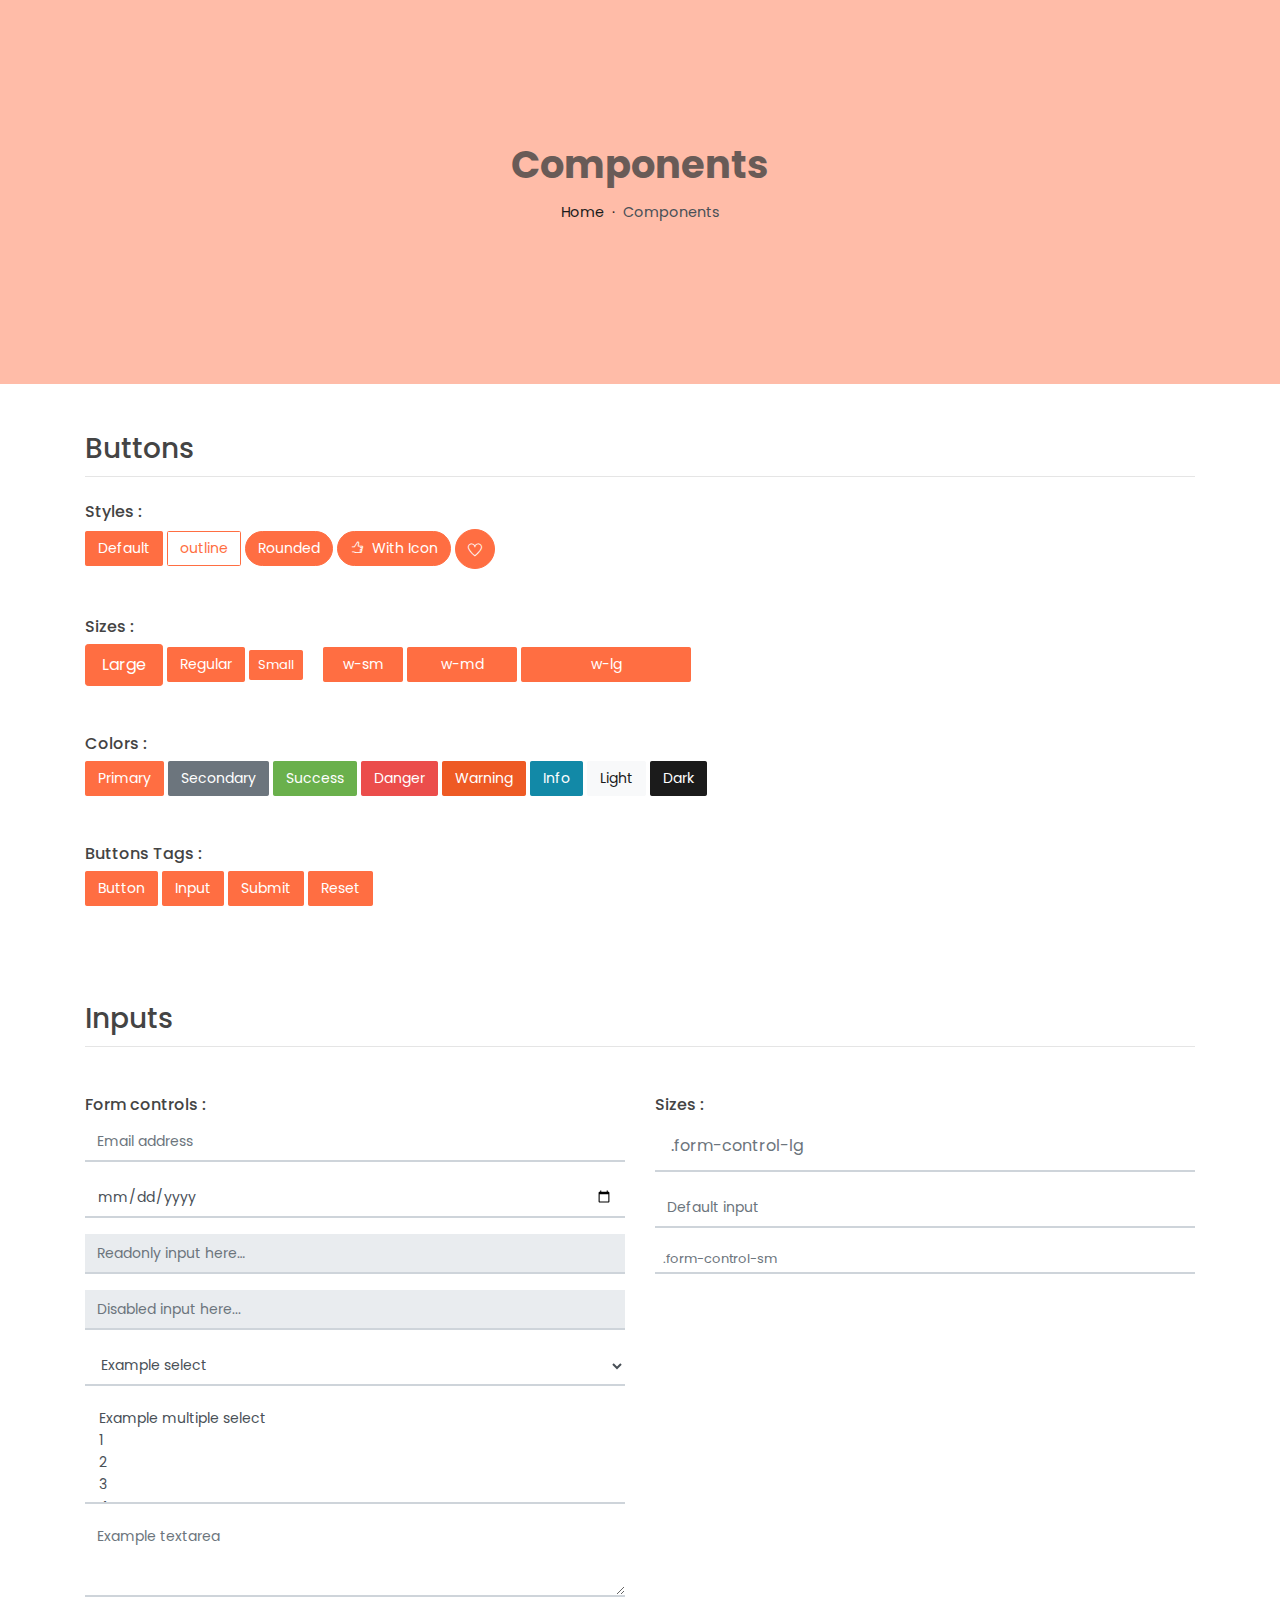
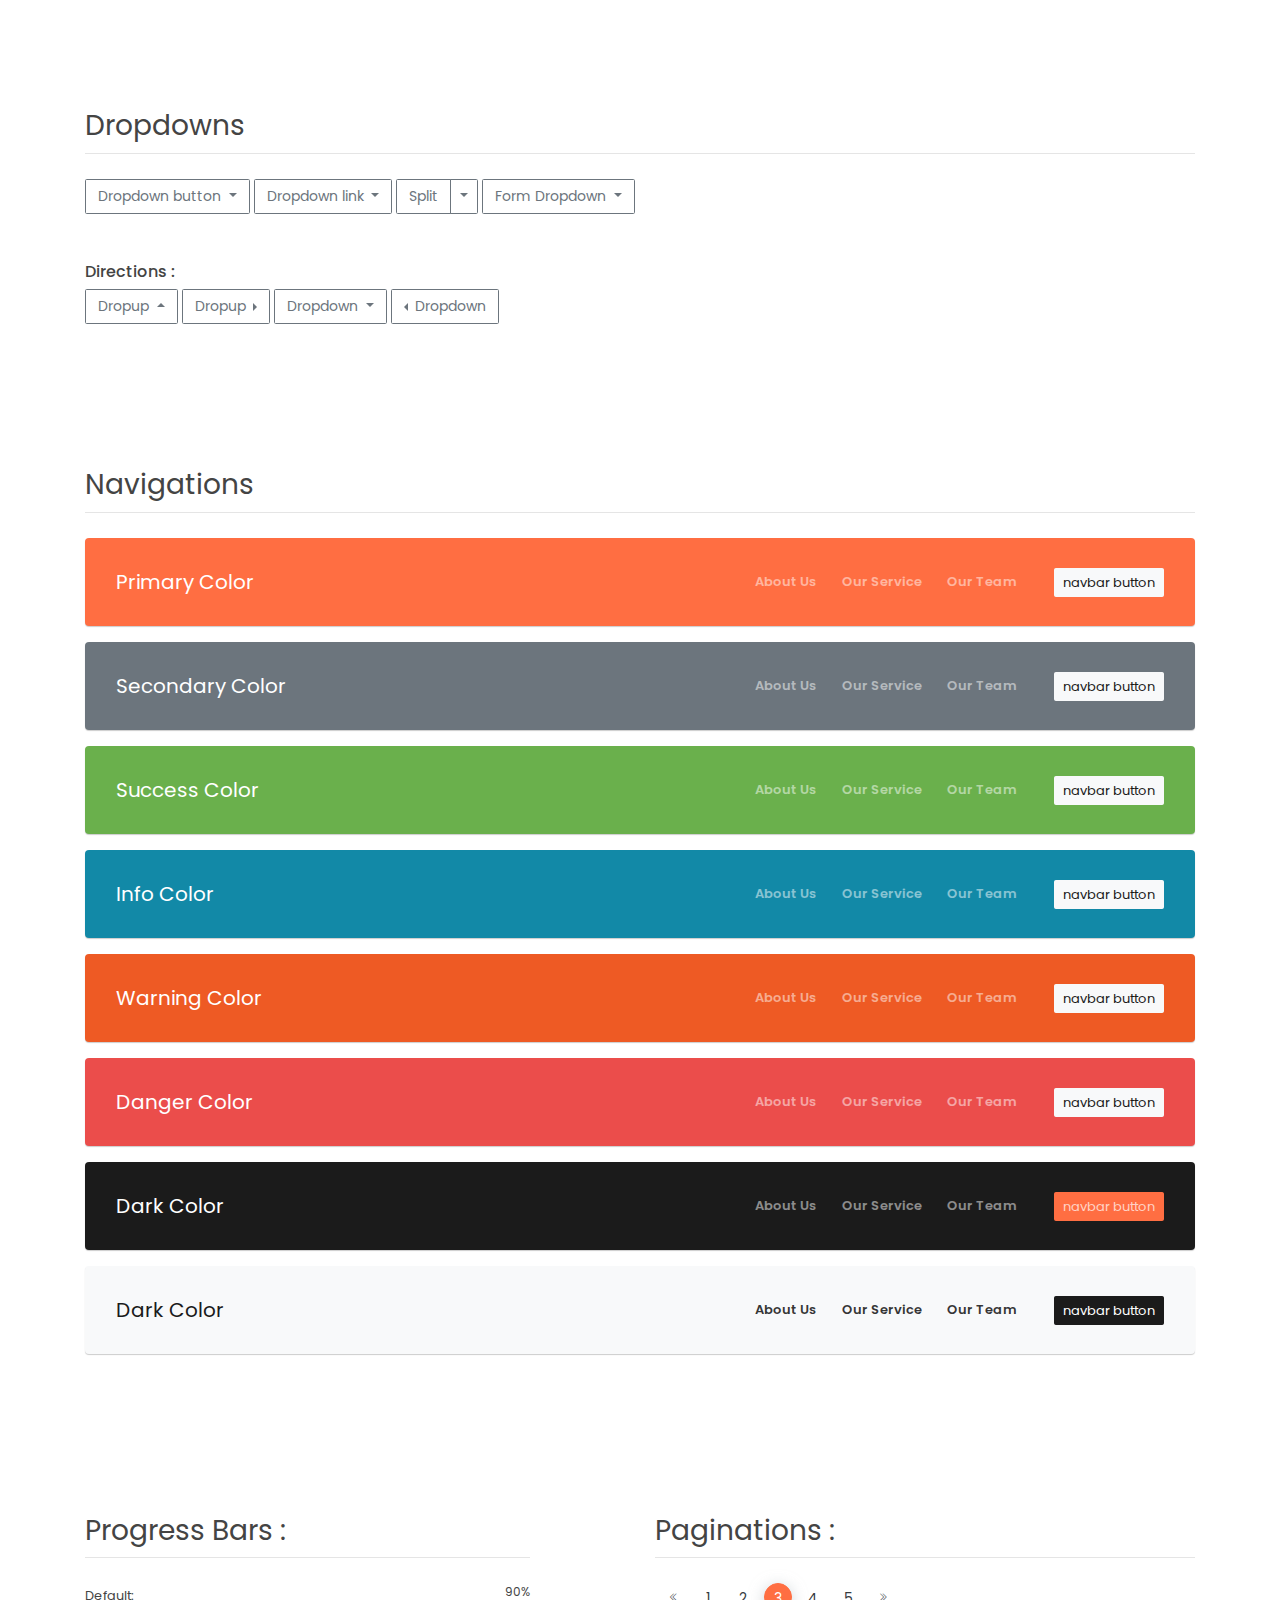
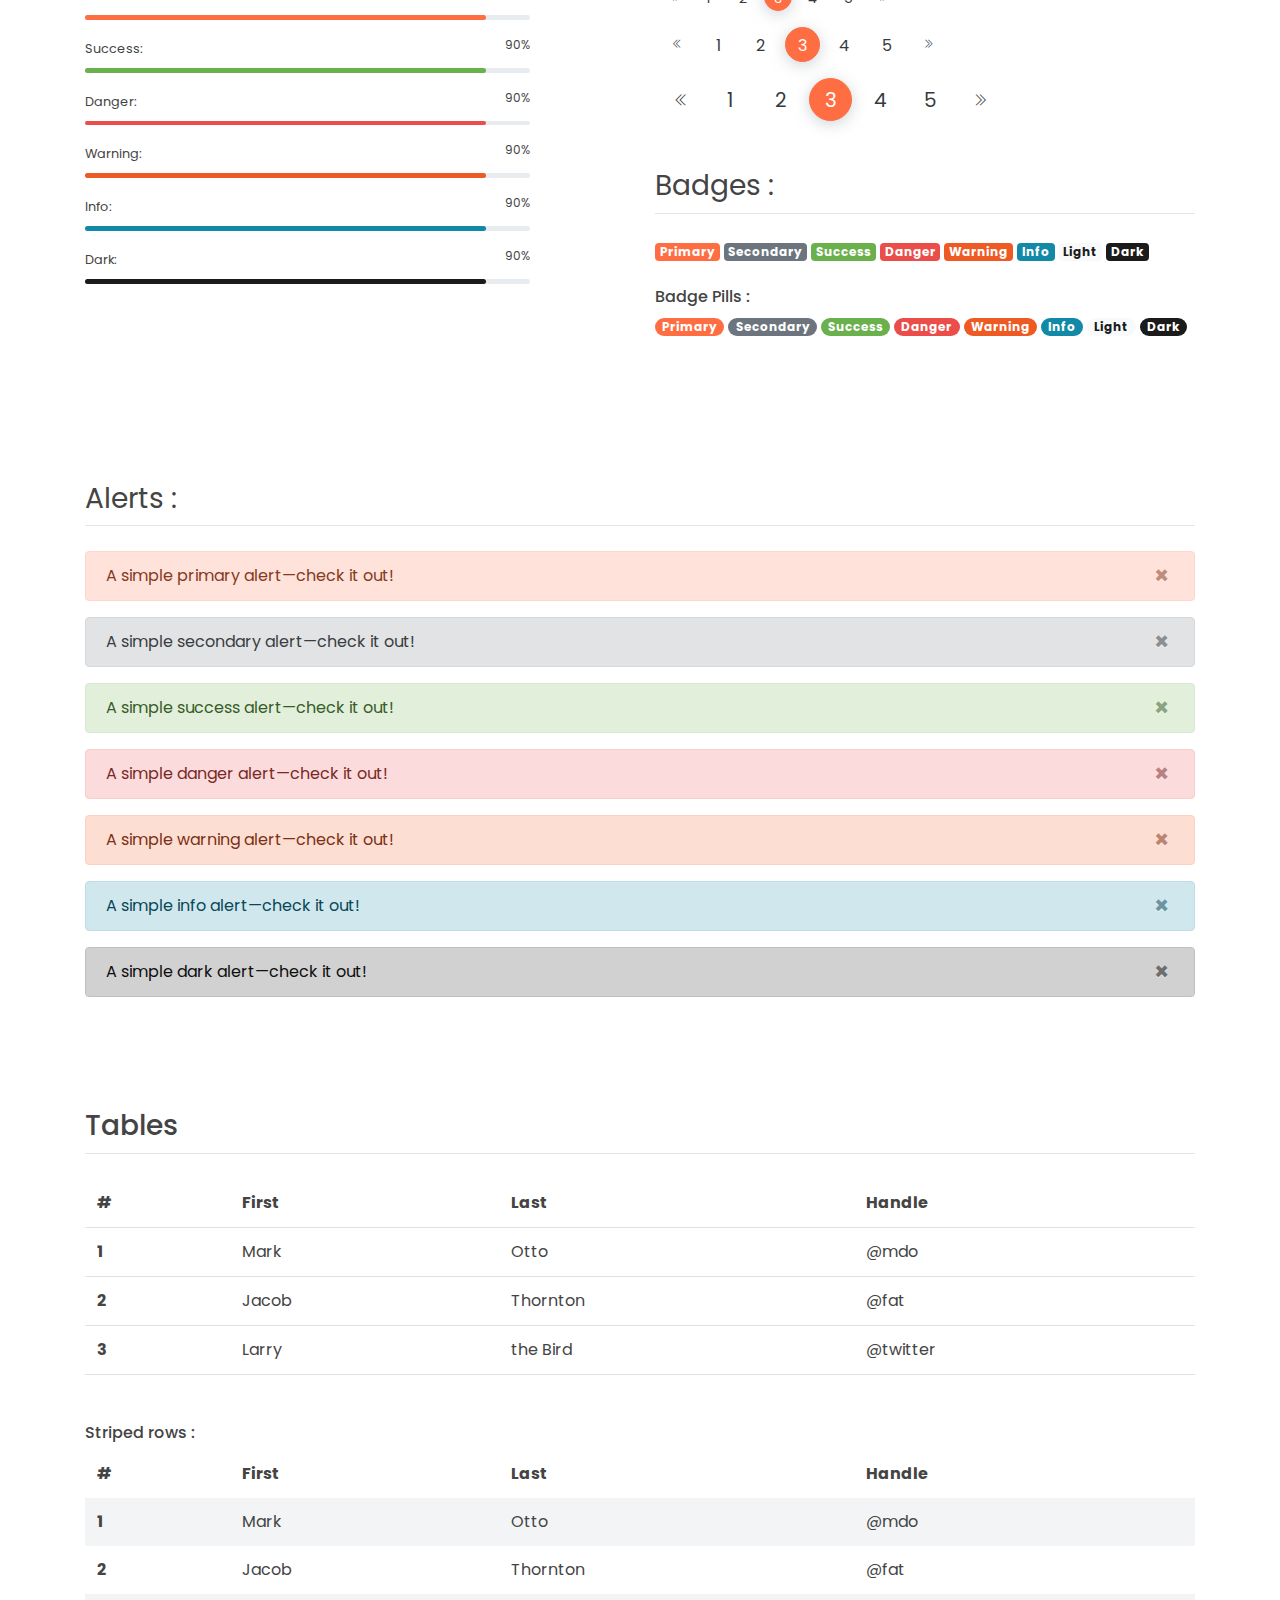
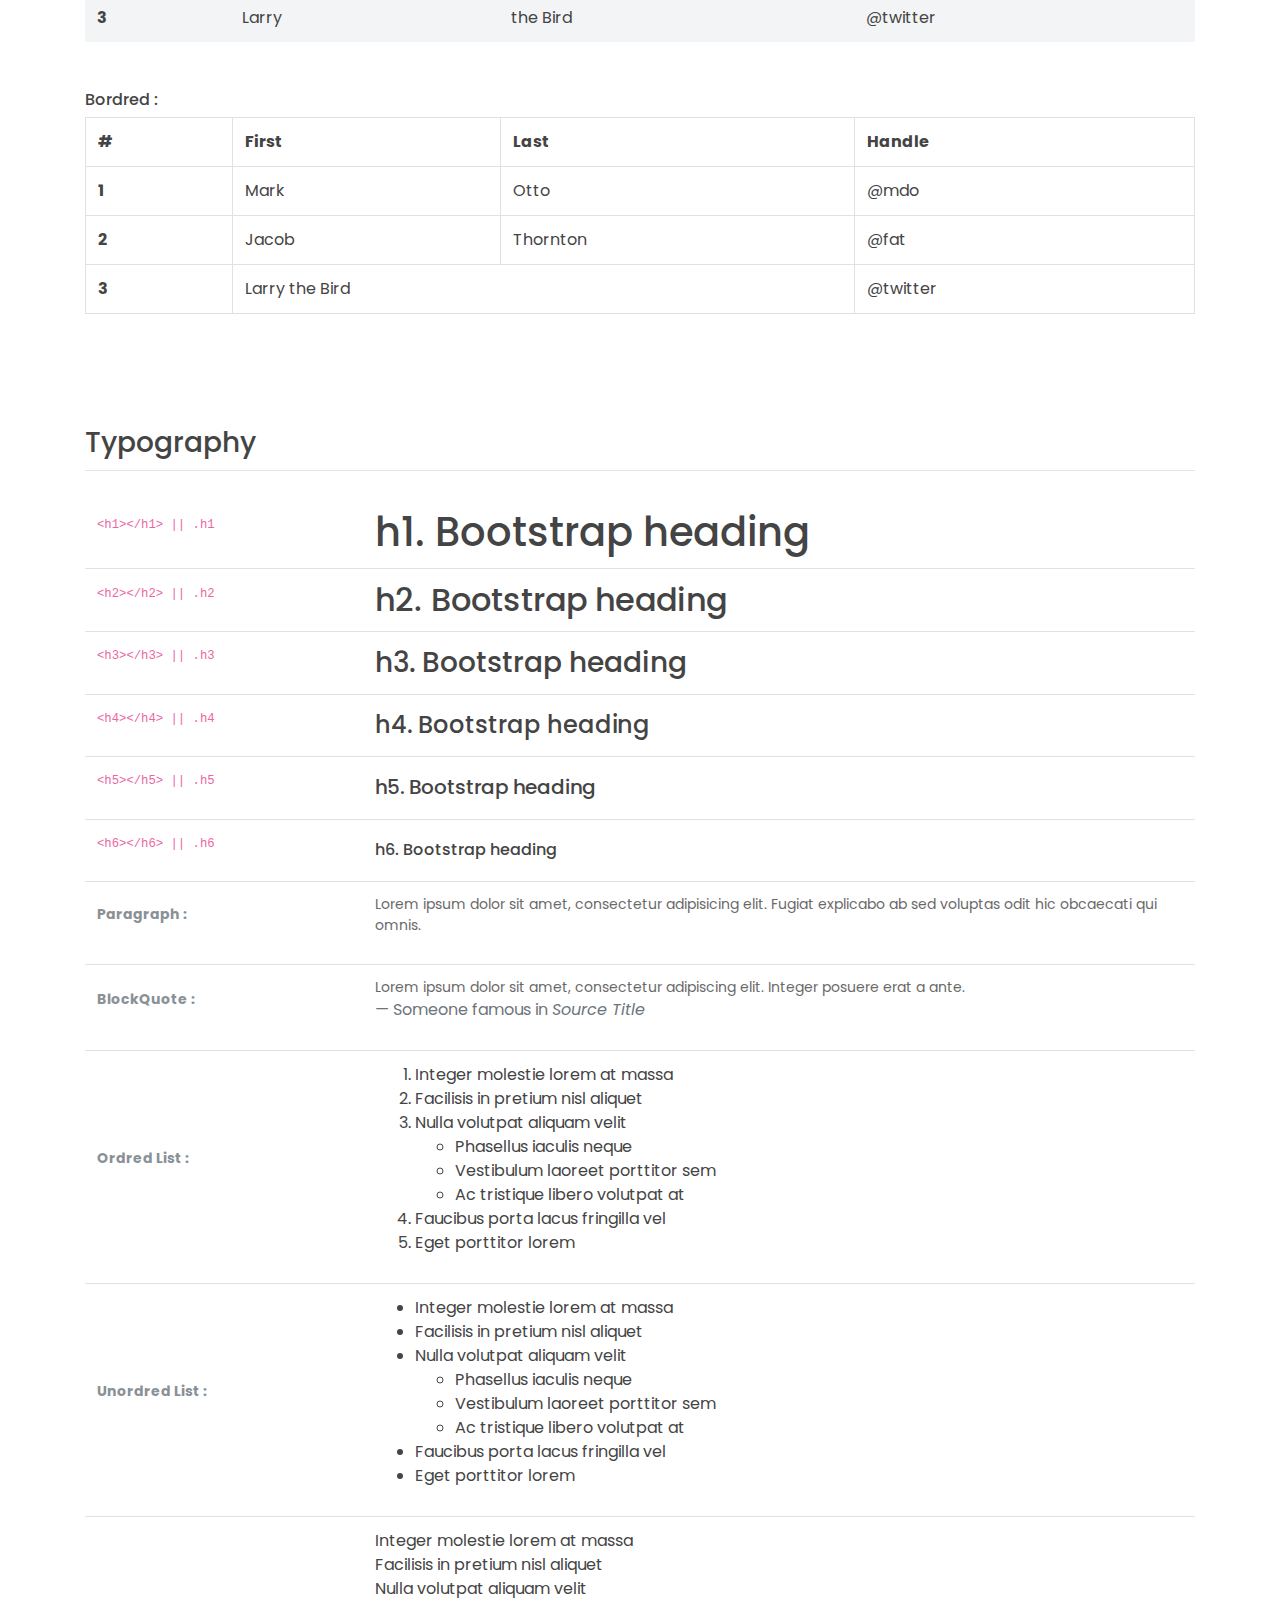
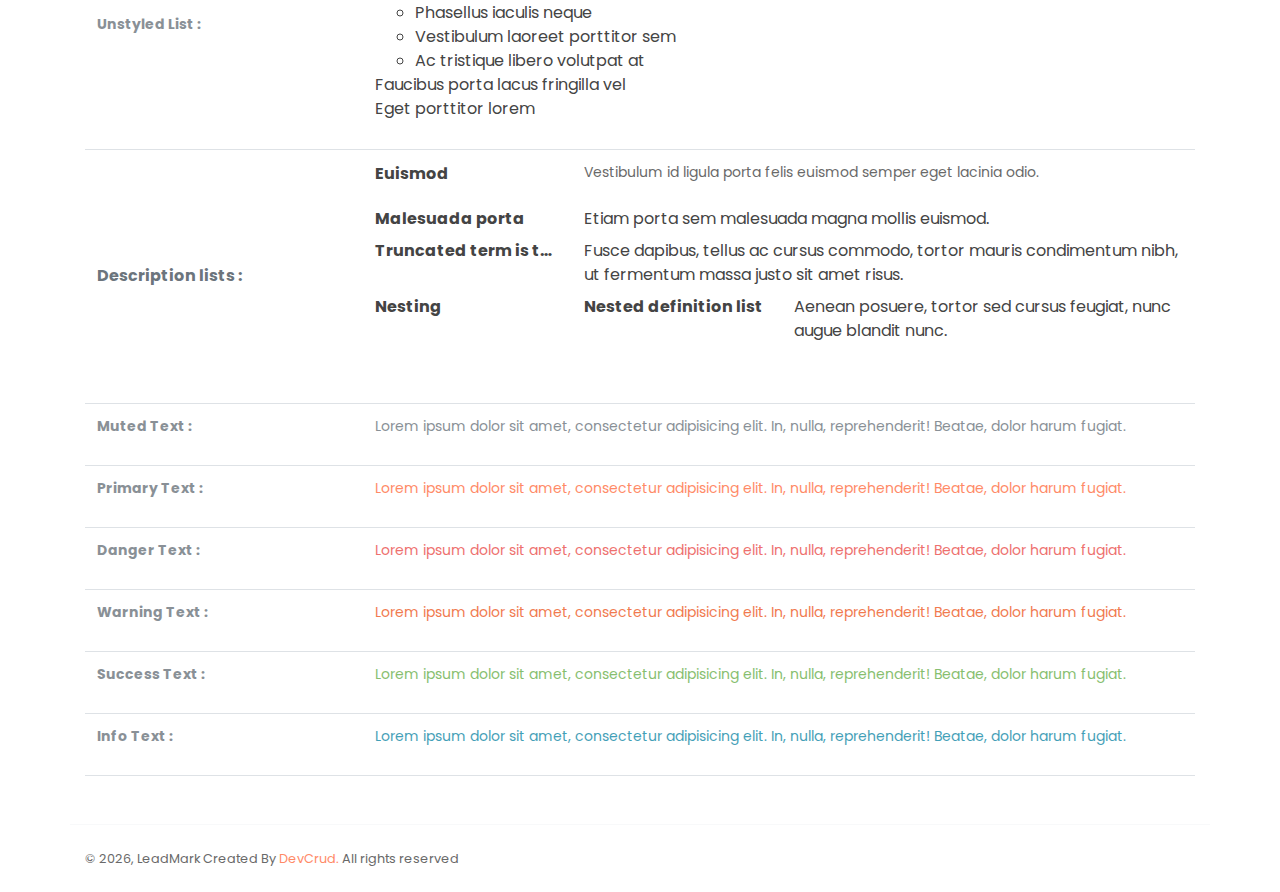
<file: components.html>
<!DOCTYPE html>
<html lang="en">
<head>
   <meta charset="utf-8">
    <meta name="viewport" content="width=device-width, initial-scale=1, shrink-to-fit=no">
    <meta name="description" content="Start your development with LeadMark landing page.">
    <meta name="author" content="Devcrud">
    <title>LeadMark Landing page | Components</title>
   <!-- font icons -->
   <link rel="stylesheet" href="assets/vendors/themify-icons/css/themify-icons.css">
   <!-- Bootstrap + Steller  -->
   <link rel="stylesheet" href="assets/css/leadmark.css">
</head>
<body>

   <!-- Page Header -->
   <header class="header header-mini"> 
      <div class="header-title">Components</div> 
      <nav aria-label="breadcrumb">
         <ol class="breadcrumb">
            <li class="breadcrumb-item"><a href="/">Home</a></li>
            <li class="breadcrumb-item active" aria-current="page">Components</li>
         </ol>
      </nav>
   </header> <!-- End Of Page Header -->

   <!-- main content -->
   <div class="container">

      <!-- Buttons -->
      <h3 class="mt-5">Buttons</h3>
      <hr>
      <h6 class="section-secondary-title">Styles :</h6>
      <button class="btn btn-primary">Default</button>
      <button class="btn btn-outline-primary">outline</button>
      <button class="btn btn-primary rounded">Rounded</button>
      <button class="btn btn-primary rounded"><i class="ti-thumb-up pr-1"></i> With Icon</button>
      <button class="btn btn-primary circle"><i class="ti-heart"></i></button>

      <h6 class="section-secondary-title mt-5">Sizes :</h6>
      <button class="btn btn-primary btn-lg">Large</button>
      <button class="btn btn-primary ">Regular</button>
      <button class="btn btn-primary btn-sm">Small</button>
      <button class="btn btn-primary w-sm ml-3">w-sm</button>
      <button class="btn btn-primary w-md">w-md</button>
      <button class="btn btn-primary w-lg">w-lg</button>

      <h6 class="section-secondary-title mt-5">Colors :</h6>          
      <button type="button" class="btn btn-primary">Primary</button>
      <button type="button" class="btn btn-secondary">Secondary</button>
      <button type="button" class="btn btn-success">Success</button>
      <button type="button" class="btn btn-danger">Danger</button>
      <button type="button" class="btn btn-warning">Warning</button>
      <button type="button" class="btn btn-info">Info</button>
      <button type="button" class="btn btn-light">Light</button>
      <button type="button" class="btn btn-dark">Dark</button>

      <h6 class="section-secondary-title mt-5">Buttons Tags :</h6>
      <button class="btn btn-primary" type="submit">Button</button>
      <input class="btn btn-primary" type="button" value="Input">
      <input class="btn btn-primary" type="submit" value="Submit">
      <input class="btn btn-primary" type="reset" value="Reset">
      
      <!-- devider -->
      <div class="py-5"></div>

      <!-- Inputs -->
      <h3>Inputs</h3>
      <hr>
      <div class="row mt-5">
         <div class="col-md-6">
            <h6 class="section-secondary-title">Form controls :</h6>        
            <div class="form-group">
               <input type="email" class="form-control" id="exampleFormControlInput1" placeholder="Email address">
            </div>
            <div class="form-group">
               <input type="date" class="form-control" id="exampleFormControlInput1" placeholder="Date">
            </div>
            <div class="form-group">
               <input class="form-control" type="text" placeholder="Readonly input here…" readonly>
            </div>
            <div class="form-group">
               <input class="form-control" id="disabledInput" type="text" placeholder="Disabled input here..." disabled>
            </div>
            <div class="form-group">
               <select class="form-control" id="exampleFormControlSelect1">
                  <option>Example select</option>
                  <option>1</option>
                  <option>2</option>
                  <option>3</option>
                  <option>4</option>
                  <option>5</option>
               </select>
            </div>
            <div class="form-group">
               <select multiple class="form-control" id="exampleFormControlSelect2">
                  <option>Example multiple select</option>
                  <option>1</option>
                  <option>2</option>
                  <option>3</option>
                  <option>4</option>
                  <option>5</option>
               </select>
            </div>
            <div class="form-group">
               <textarea class="form-control" id="exampleFormControlTextarea1" rows="3" placeholder="Example textarea"></textarea>
            </div>
         </div>
         <div class="col-md-6">
            <h6 class="section-secondary-title">Sizes :</h6>    
            <div class="form-group">
               <input class="form-control form-control-lg" type="text" placeholder=".form-control-lg">             
            </div>
            <div class="form-group">
               <input class="form-control" type="text" placeholder="Default input">
            </div>
            <div class="form-group">
               <input class="form-control form-control-sm" type="text" placeholder=".form-control-sm"> 
            </div>
         </div>
      </div> <!-- end of inputs -->   

      <!-- devider -->
      <div class="py-5"></div>             

      <!-- Dropdowns -->
      <h3 class="components-section-title font-weight-normal">Dropdowns</h3>
      <hr>
      <div class="dropdown d-inline-block">
         <button class="btn btn-outline-secondary dropdown-toggle" type="button" id="dropdownMenuButton" data-toggle="dropdown" aria-haspopup="true" aria-expanded="false">
         Dropdown button
         </button>
         <div class="dropdown-menu" aria-labelledby="dropdownMenuButton">
         <a class="dropdown-item" href="#">Action</a>
         <a class="dropdown-item" href="#">Another action</a>
         <a class="dropdown-item" href="#">Something else here</a>
         </div>
      </div>
      <div class="dropdown d-inline-block">
         <a class="btn btn-outline-secondary dropdown-toggle" href="#" role="button" id="dropdownMenuLink" data-toggle="dropdown" aria-haspopup="true" aria-expanded="false">
            Dropdown link
         </a>
         <div class="dropdown-menu" aria-labelledby="dropdownMenuLink">
            <a class="dropdown-item" href="#">Action</a>
            <a class="dropdown-item" href="#">Another action</a>
            <a class="dropdown-item" href="#">Something else here</a>
         </div>
      </div>
      <div class="btn-group">
         <button type="button" class="btn btn-outline-secondary">Split</button>
         <button type="button" class="btn btn-outline-secondary dropdown-toggle dropdown-toggle-split" data-toggle="dropdown" aria-haspopup="true" aria-expanded="false">
         <span class="sr-only">Toggle Dropdown</span>
         </button>
         <div class="dropdown-menu">
            <a class="dropdown-item" href="#">Action</a>
            <a class="dropdown-item" href="#">Another action</a>
            <a class="dropdown-item" href="#">Something else here</a>
            <div class="dropdown-divider"></div>
            <a class="dropdown-item" href="#">Separated link</a>
         </div>
      </div>
      <div class="btn-group">
         <button class="btn btn-outline-secondary dropdown-toggle" type="button" id="dropdownMenuButton" data-toggle="dropdown" aria-haspopup="true" aria-expanded="false">
            Form Dropdown
         </button>
         <div class="dropdown-menu form">
            <form class="px-4 py-3">
               <div class="form-group">
                  <input type="email" class="form-control" id="exampleDropdownFormEmail1" placeholder="email@example.com">
               </div>
               <div class="form-group">
                  <input type="password" class="form-control" id="exampleDropdownFormPassword1" placeholder="Password">
               </div>
               <div class="form-check mb-3">
                  <input type="checkbox" class="form-check-input" id="dropdownCheck">
                  <label class="form-check-label" for="dropdownCheck">
                     Remember me
                  </label>
               </div>
               <button type="submit" class="btn btn-primary btn-block">Sign in</button>
            </form>
            <div class="dropdown-divider"></div>
            <a class="dropdown-item" href="#"><small>New around here? Sign up</small></a>
            <a class="dropdown-item" href="#"><small>Forgot password?</small></a>
         </div>
      </div>       
      <h6 class="section-secondary-title mt-5">Directions :</h6>  
      <div class="btn-group dropup">
         <button type="button" class="btn btn-outline-secondary dropdown-toggle" data-toggle="dropdown" aria-haspopup="true" aria-expanded="false">
            Dropup
         </button>
         <div class="dropdown-menu">
            <a class="dropdown-item" href="#">Action</a>
            <a class="dropdown-item" href="#">Another action</a>
            <a class="dropdown-item" href="#">Something else here</a>
            <div class="dropdown-divider"></div>
            <a class="dropdown-item" href="#">Separated link</a>
         </div>
      </div>
      <div class="btn-group dropright">
         <button type="button" class="btn btn-outline-secondary dropdown-toggle" data-toggle="dropdown" aria-haspopup="true" aria-expanded="false">
            Dropup
         </button>
         <div class="dropdown-menu">
            <a class="dropdown-item" href="#">Action</a>
            <a class="dropdown-item" href="#">Another action</a>
            <a class="dropdown-item" href="#">Something else here</a>
            <div class="dropdown-divider"></div>
            <a class="dropdown-item" href="#">Separated link</a>
         </div>
      </div>
      <div class="btn-group">
         <button type="button" class="btn btn-outline-secondary dropdown-toggle" data-toggle="dropdown" aria-haspopup="true" aria-expanded="false">
            Dropdown
         </button>
         <div class="dropdown-menu">
            <a class="dropdown-item" href="#">Action</a>
            <a class="dropdown-item" href="#">Another action</a>
            <a class="dropdown-item" href="#">Something else here</a>
            <div class="dropdown-divider"></div>
            <a class="dropdown-item" href="#">Separated link</a>
         </div>
      </div>
      <div class="btn-group dropleft">
         <button type="button" class="btn btn-outline-secondary dropdown-toggle" data-toggle="dropdown" aria-haspopup="true" aria-expanded="false">
            Dropdown
         </button>
         <div class="dropdown-menu">
            <a class="dropdown-item" href="#">Action</a>
            <a class="dropdown-item" href="#">Another action</a>
            <a class="dropdown-item" href="#">Something else here</a>
            <div class="dropdown-divider"></div>
            <a class="dropdown-item" href="#">Separated link</a>
         </div>
      </div> <!-- end of Dropdowns -->  

      <!-- devider -->
      <div class="py-5"></div>   

      <!-- navbars -->
      <h3 class="components-section-title font-weight-normal mt-5">Navigations</h3>
      <hr>
      <nav class="navbar navbar-expand-sm navbar-dark bg-primary rounded shadow mb-3">
         <div class="container">
            <a class="navbar-brand" href="#">Primary Color</a>
            <button class="navbar-toggler ml-auto" type="button" data-toggle="collapse" data-target="#navbarSupportedContent" aria-controls="navbarSupportedContent" aria-expanded="false" aria-label="Toggle navigation">
            <span class="navbar-toggler-icon"></span>
            </button>
            <div class="collapse navbar-collapse" id="navbarSupportedContent">
               <ul class="navbar-nav ml-auto"> 
                  <li class="nav-item">
                     <a class="nav-link" href="#about">About Us</a>
                  </li>
                  <li class="nav-item">
                     <a class="nav-link" href="#service">Our Service</a>
                  </li>
                  <li class="nav-item">
                     <a class="nav-link" href="#team">Our Team</a>
                  </li>
                  <li class="nav-item">
                     <a href="#book-table" class="ml-4 mt-1 btn btn-light btn-sm">navbar button</a>
                  </li>
               </ul>                       
            </div>
         </div>
      </nav>
      <nav class="navbar navbar-expand-sm navbar-dark bg-secondary rounded shadow mb-3">
         <div class="container">
            <a class="navbar-brand" href="#">Secondary Color</a>
            <button class="navbar-toggler ml-auto" type="button" data-toggle="collapse" data-target="#navbarSupportedContent" aria-controls="navbarSupportedContent" aria-expanded="false" aria-label="Toggle navigation">
            <span class="navbar-toggler-icon"></span>
            </button>
            <div class="collapse navbar-collapse" id="navbarSupportedContent">
               <ul class="navbar-nav ml-auto"> 
                  <li class="nav-item">
                     <a class="nav-link" href="#about">About Us</a>
                  </li>
                  <li class="nav-item">
                     <a class="nav-link" href="#service">Our Service</a>
                  </li>
                  <li class="nav-item">
                     <a class="nav-link" href="#team">Our Team</a>
                  </li>
                  <li class="nav-item">
                     <a href="#book-table" class="ml-4 mt-1 btn btn-light btn-sm">navbar button</a>
                  </li>
               </ul>                       
            </div>
         </div>
      </nav>
      <nav class="navbar navbar-expand-sm navbar-dark bg-success rounded shadow mb-3">
         <div class="container">
            <a class="navbar-brand" href="#">Success Color</a>
            <button class="navbar-toggler ml-auto" type="button" data-toggle="collapse" data-target="#navbarSupportedContent" aria-controls="navbarSupportedContent" aria-expanded="false" aria-label="Toggle navigation">
            <span class="navbar-toggler-icon"></span>
            </button>
            <div class="collapse navbar-collapse" id="navbarSupportedContent">
               <ul class="navbar-nav ml-auto"> 
                  <li class="nav-item">
                     <a class="nav-link" href="#about">About Us</a>
                  </li>
                  <li class="nav-item">
                     <a class="nav-link" href="#service">Our Service</a>
                  </li>
                  <li class="nav-item">
                     <a class="nav-link" href="#team">Our Team</a>
                  </li>
                  <li class="nav-item">
                     <a href="#book-table" class="ml-4 mt-1 btn btn-light btn-sm">navbar button</a>
                  </li>
               </ul>                       
            </div>
         </div>
      </nav>
      <nav class="navbar navbar-expand-sm navbar-dark bg-info rounded shadow mb-3">
         <div class="container">
            <a class="navbar-brand" href="#">Info Color</a>
            <button class="navbar-toggler ml-auto" type="button" data-toggle="collapse" data-target="#navbarSupportedContent" aria-controls="navbarSupportedContent" aria-expanded="false" aria-label="Toggle navigation">
            <span class="navbar-toggler-icon"></span>
            </button>
            <div class="collapse navbar-collapse" id="navbarSupportedContent">
               <ul class="navbar-nav ml-auto"> 
                  <li class="nav-item">
                     <a class="nav-link" href="#about">About Us</a>
                  </li>
                  <li class="nav-item">
                     <a class="nav-link" href="#service">Our Service</a>
                  </li>
                  <li class="nav-item">
                     <a class="nav-link" href="#team">Our Team</a>
                  </li>
                  <li class="nav-item">
                     <a href="#book-table" class="ml-4 mt-1 btn btn-light btn-sm">navbar button</a>
                  </li>
               </ul>                       
            </div>
         </div>
      </nav>
      <nav class="navbar navbar-expand-sm navbar-dark bg-warning rounded shadow mb-3">
         <div class="container">
            <a class="navbar-brand" href="#">Warning Color</a>
            <button class="navbar-toggler ml-auto" type="button" data-toggle="collapse" data-target="#navbarSupportedContent" aria-controls="navbarSupportedContent" aria-expanded="false" aria-label="Toggle navigation">
            <span class="navbar-toggler-icon"></span>
            </button>
            <div class="collapse navbar-collapse" id="navbarSupportedContent">
               <ul class="navbar-nav ml-auto"> 
                  <li class="nav-item">
                     <a class="nav-link" href="#about">About Us</a>
                  </li>
                  <li class="nav-item">
                     <a class="nav-link" href="#service">Our Service</a>
                  </li>
                  <li class="nav-item">
                     <a class="nav-link" href="#team">Our Team</a>
                  </li>
                  <li class="nav-item">
                     <a href="#book-table" class="ml-4 mt-1 btn btn-light btn-sm">navbar button</a>
                  </li>
               </ul>                       
            </div>
         </div>
      </nav>
      <nav class="navbar navbar-expand-sm navbar-dark bg-danger rounded shadow mb-3">
         <div class="container">
            <a class="navbar-brand" href="#">Danger Color</a>
            <button class="navbar-toggler ml-auto" type="button" data-toggle="collapse" data-target="#navbarSupportedContent" aria-controls="navbarSupportedContent" aria-expanded="false" aria-label="Toggle navigation">
            <span class="navbar-toggler-icon"></span>
            </button>
            <div class="collapse navbar-collapse" id="navbarSupportedContent">
               <ul class="navbar-nav ml-auto"> 
                  <li class="nav-item">
                     <a class="nav-link" href="#about">About Us</a>
                  </li>
                  <li class="nav-item">
                     <a class="nav-link" href="#service">Our Service</a>
                  </li>
                  <li class="nav-item">
                     <a class="nav-link" href="#team">Our Team</a>
                  </li>
                  <li class="nav-item">
                     <a href="#book-table" class="ml-4 mt-1 btn btn-light btn-sm">navbar button</a>
                  </li>
               </ul>                       
            </div>
         </div>
      </nav>
      <nav class="navbar navbar-expand-sm navbar-dark bg-dark rounded shadow mb-3">
         <div class="container">
            <a class="navbar-brand" href="#">Dark Color</a>
            <button class="navbar-toggler ml-auto" type="button" data-toggle="collapse" data-target="#navbarSupportedContent" aria-controls="navbarSupportedContent" aria-expanded="false" aria-label="Toggle navigation">
            <span class="navbar-toggler-icon"></span>
            </button>
            <div class="collapse navbar-collapse" id="navbarSupportedContent">
               <ul class="navbar-nav ml-auto"> 
                  <li class="nav-item">
                     <a class="nav-link" href="#about">About Us</a>
                  </li>
                  <li class="nav-item">
                     <a class="nav-link" href="#service">Our Service</a>
                  </li>
                  <li class="nav-item">
                     <a class="nav-link" href="#team">Our Team</a>
                  </li>
                  <li class="nav-item">
                     <a href="#book-table" class="ml-4 mt-1 btn btn-primary btn-sm">navbar button</a>
                  </li>
               </ul>                       
            </div>
         </div>
      </nav>
      <nav class="navbar navbar-expand-sm navbar-light bg-light rounded shadow mb-3">
         <div class="container">
            <a class="navbar-brand" href="#">Dark Color</a>
            <button class="navbar-toggler ml-auto" type="button" data-toggle="collapse" data-target="#navbarSupportedContent" aria-controls="navbarSupportedContent" aria-expanded="false" aria-label="Toggle navigation">
            <span class="navbar-toggler-icon"></span>
            </button>
            <div class="collapse navbar-collapse" id="navbarSupportedContent">
               <ul class="navbar-nav ml-auto"> 
                  <li class="nav-item">
                     <a class="nav-link" href="#about">About Us</a>
                  </li>
                  <li class="nav-item">
                     <a class="nav-link" href="#service">Our Service</a>
                  </li>
                  <li class="nav-item">
                     <a class="nav-link" href="#team">Our Team</a>
                  </li>
                  <li class="nav-item">
                     <a href="#book-table" class="ml-4 mt-1 btn btn-dark btn-sm">navbar button</a>
                  </li>
               </ul>                       
            </div>
         </div>
      </nav>
      <!-- End of navbars -->

      <!-- devider -->
      <div class="py-5"></div>   
      
      <!-- progress bars -->
      <div class="row justify-content-between">
         <div class="col-md-5">
            <h3 class="components-section-title font-weight-normal mt-5">Progress Bars :</h3>
            <hr>
            <small>Default: </small>
            <div class="progress mt-2 mb-3">
               <div class="progress-bar" role="progressbar" style="width: 90%" aria-valuenow="25" aria-valuemin="0" aria-valuemax="100"><span>90%</span></div>
            </div>
            <small>Success:</small>
            <div class="progress mt-2 mb-3">
               <div class="progress-bar bg-success" role="progressbar" style="width: 90%" aria-valuenow="25" aria-valuemin="0" aria-valuemax="100"><span>90%</span></div>
            </div>
            <small>Danger:</small>
            <div class="progress mt-2 mb-3">
               <div class="progress-bar bg-danger" role="progressbar" style="width: 90%" aria-valuenow="25" aria-valuemin="0" aria-valuemax="100"><span>90%</span></div>
            </div>
            <small>Warning:</small>
            <div class="progress mt-2 mb-3">
               <div class="progress-bar bg-warning" role="progressbar" style="width: 90%" aria-valuenow="25" aria-valuemin="0" aria-valuemax="100"><span>90%</span></div>
            </div>
            <small>Info:</small>
            <div class="progress mt-2 mb-3">
               <div class="progress-bar bg-info" role="progressbar" style="width: 90%" aria-valuenow="25" aria-valuemin="0" aria-valuemax="100"><span>90%</span></div>
            </div>
            <small>Dark:</small>
            <div class="progress mt-2 mb-3">
               <div class="progress-bar bg-dark" role="progressbar" style="width: 90%" aria-valuenow="25" aria-valuemin="0" aria-valuemax="100"><span>90%</span></div>
            </div>
         </div>
         <div class="col-md-6">
            <h3 class="components-section-title font-weight-normal mt-5">Paginations :</h3>
            <hr>
            <nav aria-label="Page navigation example">
               <ul class="pagination pagination-sm">
                  <li class="page-item"><a class="page-link" href="#"><i class="ti-angle-double-left"></i></a></li>
                  <li class="page-item"><a class="page-link" href="#">1</a></li>
                  <li class="page-item"><a class="page-link" href="#">2</a></li>
                  <li class="page-item active"><a class="page-link" href="#">3</a></li>
                  <li class="page-item"><a class="page-link" href="#">4</a></li>
                  <li class="page-item"><a class="page-link" href="#">5</a></li>
                  <li class="page-item"><a class="page-link" href="#"><i class="ti-angle-double-right"></i></a></li>
               </ul>
            </nav>
            <nav aria-label="Page navigation example">
               <ul class="pagination">
               <li class="page-item"><a class="page-link" href="#"><i class="ti-angle-double-left"></i></a></li>
                  <li class="page-item"><a class="page-link" href="#">1</a></li>
                  <li class="page-item"><a class="page-link" href="#">2</a></li>
                  <li class="page-item active"><a class="page-link" href="#">3</a></li>
                  <li class="page-item"><a class="page-link" href="#">4</a></li>
                  <li class="page-item"><a class="page-link" href="#">5</a></li>
                  <li class="page-item"><a class="page-link" href="#"><i class="ti-angle-double-right"></i></a></li>
               </ul>
            </nav>
            <nav aria-label="Page navigation example">
               <ul class="pagination pagination-lg">
                  <li class="page-item"><a class="page-link" href="#"><i class="ti-angle-double-left"></i></a></li>
                  <li class="page-item"><a class="page-link" href="#">1</a></li>
                  <li class="page-item"><a class="page-link" href="#">2</a></li>
                  <li class="page-item active"><a class="page-link" href="#">3</a></li>
                  <li class="page-item"><a class="page-link" href="#">4</a></li>
                  <li class="page-item"><a class="page-link" href="#">5</a></li>
                  <li class="page-item"><a class="page-link" href="#"><i class="ti-angle-double-right"></i></a></li>
               </ul>
            </nav>

            <!-- Badges -->
            <h3 class="components-section-title font-weight-normal mt-5">Badges :</h3>
            <hr>
            <span class="badge badge-primary">Primary</span>
            <span class="badge badge-secondary">Secondary</span>
            <span class="badge badge-success">Success</span>
            <span class="badge badge-danger">Danger</span>
            <span class="badge badge-warning">Warning</span>
            <span class="badge badge-info">Info</span>
            <span class="badge badge-light">Light</span>
            <span class="badge badge-dark">Dark</span>
            <h6 class="section-secondary-title mt-4 mb-2">Badge Pills :</h6>
            <span class="badge badge-pill badge-primary">Primary</span>
            <span class="badge badge-pill badge-secondary">Secondary</span>
            <span class="badge badge-pill badge-success">Success</span>
            <span class="badge badge-pill badge-danger">Danger</span>
            <span class="badge badge-pill badge-warning">Warning</span>
            <span class="badge badge-pill badge-info">Info</span>
            <span class="badge badge-pill badge-light">Light</span>
            <span class="badge badge-pill badge-dark">Dark</span>
         </div>
      </div> <!-- End of Progress bars -->

      <!-- devider -->
      <div class="py-5"></div>  

      <!-- Alerts -->
      <h3 class="components-section-title font-weight-normal mt-5">Alerts :</h3>
      <hr>
      <div class="alert alert-primary alert-dismissible fade show" role="alert">
         A simple primary alert—check it out!
         <button type="button" class="close" data-dismiss="alert" aria-label="Close">
            <span aria-hidden="true">&times;</span>
         </button>
      </div>
      <div class="alert alert-secondary alert-dismissible fade show" role="alert">
         A simple secondary alert—check it out!
         <button type="button" class="close" data-dismiss="alert" aria-label="Close">
            <span aria-hidden="true">&times;</span>
         </button>
      </div>
      <div class="alert alert-success alert-dismissible fade show" role="alert">
         A simple success alert—check it out!
         <button type="button" class="close" data-dismiss="alert" aria-label="Close">
            <span aria-hidden="true">&times;</span>
         </button>
      </div>
      <div class="alert alert-danger alert-dismissible fade show" role="alert">
         A simple danger alert—check it out!
         <button type="button" class="close" data-dismiss="alert" aria-label="Close">
            <span aria-hidden="true">&times;</span>
         </button>
      </div>
      <div class="alert alert-warning alert-dismissible fade show" role="alert">
         A simple warning alert—check it out!
         <button type="button" class="close" data-dismiss="alert" aria-label="Close">
            <span aria-hidden="true">&times;</span>
         </button>
      </div>
      <div class="alert alert-info alert-dismissible fade show" role="alert">
         A simple info alert—check it out!
         <button type="button" class="close" data-dismiss="alert" aria-label="Close">
            <span aria-hidden="true">&times;</span>
         </button>
      </div>
      <div class="alert alert-dark alert-dismissible fade show" role="alert">
         A simple dark alert—check it out!
         <button type="button" class="close" data-dismiss="alert" aria-label="Close">
            <span aria-hidden="true">&times;</span>
         </button>
      </div>
      <!-- end of alerts -->

      <!-- devider -->
      <div class="py-5"></div> 
   
      <!-- tables -->
      <h3 class="components-section-title">Tables</h3>
      <hr>
      <table class="table">
         <thead>
            <tr>
               <th scope="col">#</th>
               <th scope="col">First</th>
               <th scope="col">Last</th>
               <th scope="col">Handle</th>
            </tr>
         </thead>
         <tbody>
            <tr>
               <th scope="row">1</th>
               <td>Mark</td>
               <td>Otto</td>
               <td>@mdo</td>
            </tr>
            <tr>
               <th scope="row">2</th>
               <td>Jacob</td>
               <td>Thornton</td>
               <td>@fat</td>
            </tr>
            <tr>
               <th scope="row">3</th>
               <td>Larry</td>
               <td>the Bird</td>
               <td>@twitter</td>
            </tr>
         </tbody>
      </table>

      <h6 class="section-secondary-title mt-5">Striped rows :</h6>
      <table class="table table-striped">
         <thead>
            <tr>
               <th scope="col">#</th>
               <th scope="col">First</th>
               <th scope="col">Last</th>
               <th scope="col">Handle</th>
            </tr>
         </thead>
         <tbody>
            <tr>
               <th scope="row">1</th>
               <td>Mark</td>
               <td>Otto</td>
               <td>@mdo</td>
            </tr>
            <tr>
               <th scope="row">2</th>
               <td>Jacob</td>
               <td>Thornton</td>
               <td>@fat</td>
            </tr>
            <tr>
               <th scope="row">3</th>
               <td>Larry</td>
               <td>the Bird</td>
               <td>@twitter</td>
            </tr>
         </tbody>
      </table>

      <h6 class="section-secondary-title mt-5">Bordred :</h6>
      <table class="table table-bordered">
         <thead>
            <tr>
               <th scope="col">#</th>
               <th scope="col">First</th>
               <th scope="col">Last</th>
               <th scope="col">Handle</th>
            </tr>
         </thead>
         <tbody>
            <tr>
               <th scope="row">1</th>
               <td>Mark</td>
               <td>Otto</td>
               <td>@mdo</td>
            </tr>
            <tr>
               <th scope="row">2</th>
               <td>Jacob</td>
               <td>Thornton</td>
               <td>@fat</td>
            </tr>
            <tr>
               <th scope="row">3</th>
               <td colspan="2">Larry the Bird</td>
               <td>@twitter</td>
            </tr>
         </tbody>
      </table>
      <!-- end of tables -->

      <!-- devider -->
      <div class="py-5"></div> 

      <!-- typography -->
      <h3 class="components-section-title">Typography</h3>
      <hr>
      <table class="table table-borderless v-align-center">
         <tbody>
            <tr>
               <td>
                  <p><code class="highlighter-rouge">&lt;h1&gt;&lt;/h1&gt; || .h1</code></p>
               </td>
               <td class="w-75"><span class="h1">h1. Bootstrap heading</span></td>
            </tr>
            <tr>
               <td>
                  <p><code class="highlighter-rouge">&lt;h2&gt;&lt;/h2&gt; || .h2</code></p>
               </td>
               <td><span class="h2">h2. Bootstrap heading</span></td>
            </tr>
            <tr>
               <td>
                  <p><code class="highlighter-rouge">&lt;h3&gt;&lt;/h3&gt; || .h3</code></p>
               </td>
               <td><span class="h3">h3. Bootstrap heading</span></td>
            </tr>
            <tr>
               <td>
                  <p><code class="highlighter-rouge">&lt;h4&gt;&lt;/h4&gt; || .h4</code></p>
               </td>
               <td><span class="h4">h4. Bootstrap heading</span></td>
            </tr>
            <tr>
               <td>
                  <p><code class="highlighter-rouge">&lt;h5&gt;&lt;/h5&gt; || .h5</code></p>
               </td>
               <td><span class="h5">h5. Bootstrap heading</span></td>
            </tr>
            <tr>
               <td>
                  <p><code class="highlighter-rouge">&lt;h6&gt;&lt;/h6&gt; || .h6</code></p>
               </td>
               <td><span class="h6">h6. Bootstrap heading</span></td>
            </tr>
            <tr>
               <td>
                  <p class="font-weight-bold text-muted">Paragraph :</p>
               </td>
               <td><p>Lorem ipsum dolor sit amet, consectetur adipisicing elit. Fugiat explicabo ab sed voluptas odit hic obcaecati qui omnis.</p></td>
            </tr>
            <tr>
               <td>
                  <p class="font-weight-bold text-muted">BlockQuote :</p>
               </td>
               <td>
                  <blockquote class="blockquote">
                     <p class="mb-0">Lorem ipsum dolor sit amet, consectetur adipiscing elit. Integer posuere erat a ante.</p>
                     <footer class="blockquote-footer">Someone famous in <cite title="Source Title">Source Title</cite></footer>
                  </blockquote>
               </td>
            </tr>

            <tr>
               <td><p class="font-weight-bold text-muted">Ordred List :</p></td>
               <td>
                  <ol>
                     <li>Integer molestie lorem at massa</li>
                     <li>Facilisis in pretium nisl aliquet</li>
                     <li>Nulla volutpat aliquam velit
                        <ul>
                           <li>Phasellus iaculis neque</li>
                           <li>Vestibulum laoreet porttitor sem</li>
                           <li>Ac tristique libero volutpat at</li>
                        </ul>
                     </li>
                     <li>Faucibus porta lacus fringilla vel</li>
                     <li>Eget porttitor lorem</li>
                  </ol>
               </td>
            </tr>
            <tr>
               <td><p class="font-weight-bold text-muted">Unordred List :</p></td>
               <td>
                  <ul >
                     <li>Integer molestie lorem at massa</li>
                     <li>Facilisis in pretium nisl aliquet</li>
                     <li>Nulla volutpat aliquam velit
                        <ul>
                           <li>Phasellus iaculis neque</li>
                           <li>Vestibulum laoreet porttitor sem</li>
                           <li>Ac tristique libero volutpat at</li>
                        </ul>
                     </li>
                     <li>Faucibus porta lacus fringilla vel</li>
                     <li>Eget porttitor lorem</li>
                  </ul>
               </td>
            </tr>
            <tr>
               <td><p class="font-weight-bold text-muted">Unstyled List :</p></td>
               <td>
                  <ul class="list-unstyled">
                     <li>Integer molestie lorem at massa</li>
                     <li>Facilisis in pretium nisl aliquet</li>
                     <li>Nulla volutpat aliquam velit
                        <ul>
                           <li>Phasellus iaculis neque</li>
                           <li>Vestibulum laoreet porttitor sem</li>
                           <li>Ac tristique libero volutpat at</li>
                        </ul>
                     </li>
                     <li>Faucibus porta lacus fringilla vel</li>
                     <li>Eget porttitor lorem</li>
                  </ul>
               </td>
            </tr>
            <tr>
               <td class="font-weight-bold text-muted">Description lists : </td>
               <td>
                  <dl class="row">
                     <dt class="col-sm-3">Euismod</dt>
                     <dd class="col-sm-9">
                        <p>Vestibulum id ligula porta felis euismod semper eget lacinia odio.</p>
                     </dd>

                     <dt class="col-sm-3">Malesuada porta</dt>
                     <dd class="col-sm-9">Etiam porta sem malesuada magna mollis euismod.</dd>

                     <dt class="col-sm-3 text-truncate">Truncated term is truncated</dt>
                     <dd class="col-sm-9">Fusce dapibus, tellus ac cursus commodo, tortor mauris condimentum nibh, ut fermentum massa justo sit amet risus.</dd>

                     <dt class="col-sm-3">Nesting</dt>
                     <dd class="col-sm-9">
                        <dl class="row">
                           <dt class="col-sm-4">Nested definition list</dt>
                           <dd class="col-sm-8">Aenean posuere, tortor sed cursus feugiat, nunc augue blandit nunc.</dd>
                        </dl>
                     </dd>
                  </dl>
               </td>
            </tr>
            <tr>
               <td>
                  <p class="font-weight-bold text-muted">Muted Text :</p>
               </td>
               <td>
                  <p class="text-muted">Lorem ipsum dolor sit amet, consectetur adipisicing elit. In, nulla, reprehenderit! Beatae, dolor harum fugiat.</p>
               </td>
            </tr>
            <tr>
               <td>
                  <p class="font-weight-bold text-muted">Primary Text :</p>
               </td>
               <td>
                  <p class="text-primary">Lorem ipsum dolor sit amet, consectetur adipisicing elit. In, nulla, reprehenderit! Beatae, dolor harum fugiat.</p>
               </td>
            </tr>
            <tr>
               <td>
                  <p class="font-weight-bold text-muted">Danger Text :</p>
               </td>
               <td>
                  <p class="text-danger">Lorem ipsum dolor sit amet, consectetur adipisicing elit. In, nulla, reprehenderit! Beatae, dolor harum fugiat.</p>
               </td>
            </tr>
            <tr>
               <td>
                  <p class="font-weight-bold text-muted">Warning Text :</p>
               </td>
               <td>
                  <p class="text-warning">Lorem ipsum dolor sit amet, consectetur adipisicing elit. In, nulla, reprehenderit! Beatae, dolor harum fugiat.</p>
               </td>
            </tr>
            <tr>
               <td>
                  <p class="font-weight-bold text-muted">Success Text :</p>
               </td>
               <td>
                  <p class="text-success">Lorem ipsum dolor sit amet, consectetur adipisicing elit. In, nulla, reprehenderit! Beatae, dolor harum fugiat.</p>
               </td>
            </tr>
            <tr>
               <td>
                  <p class="font-weight-bold text-muted">Info Text :</p>
               </td>
               <td>
                  <p class="text-info">Lorem ipsum dolor sit amet, consectetur adipisicing elit. In, nulla, reprehenderit! Beatae, dolor harum fugiat.</p>
               </td>
            </tr>
         </tbody>
      </table>
   </div>
   <!-- end of typography -->

   <!-- Page Footer -->
   <footer class="container mt-5 py-4 border-top border-light">
       <p class="mb-0 small">&copy; <script>document.write(new Date().getFullYear())</script>, LeadMark Created By <a href="https://www.devcrud.com" target="_blank">DevCrud.</a>  All rights reserved </p>     
   </footer>
   <!-- End of Page Footer -->  
   
   <!-- core  -->
   <script src="assets/vendors/jquery/jquery-3.4.1.js"></script>
   <script src="assets/vendors/bootstrap/bootstrap.bundle.js"></script>

</body>
</html>
</file>
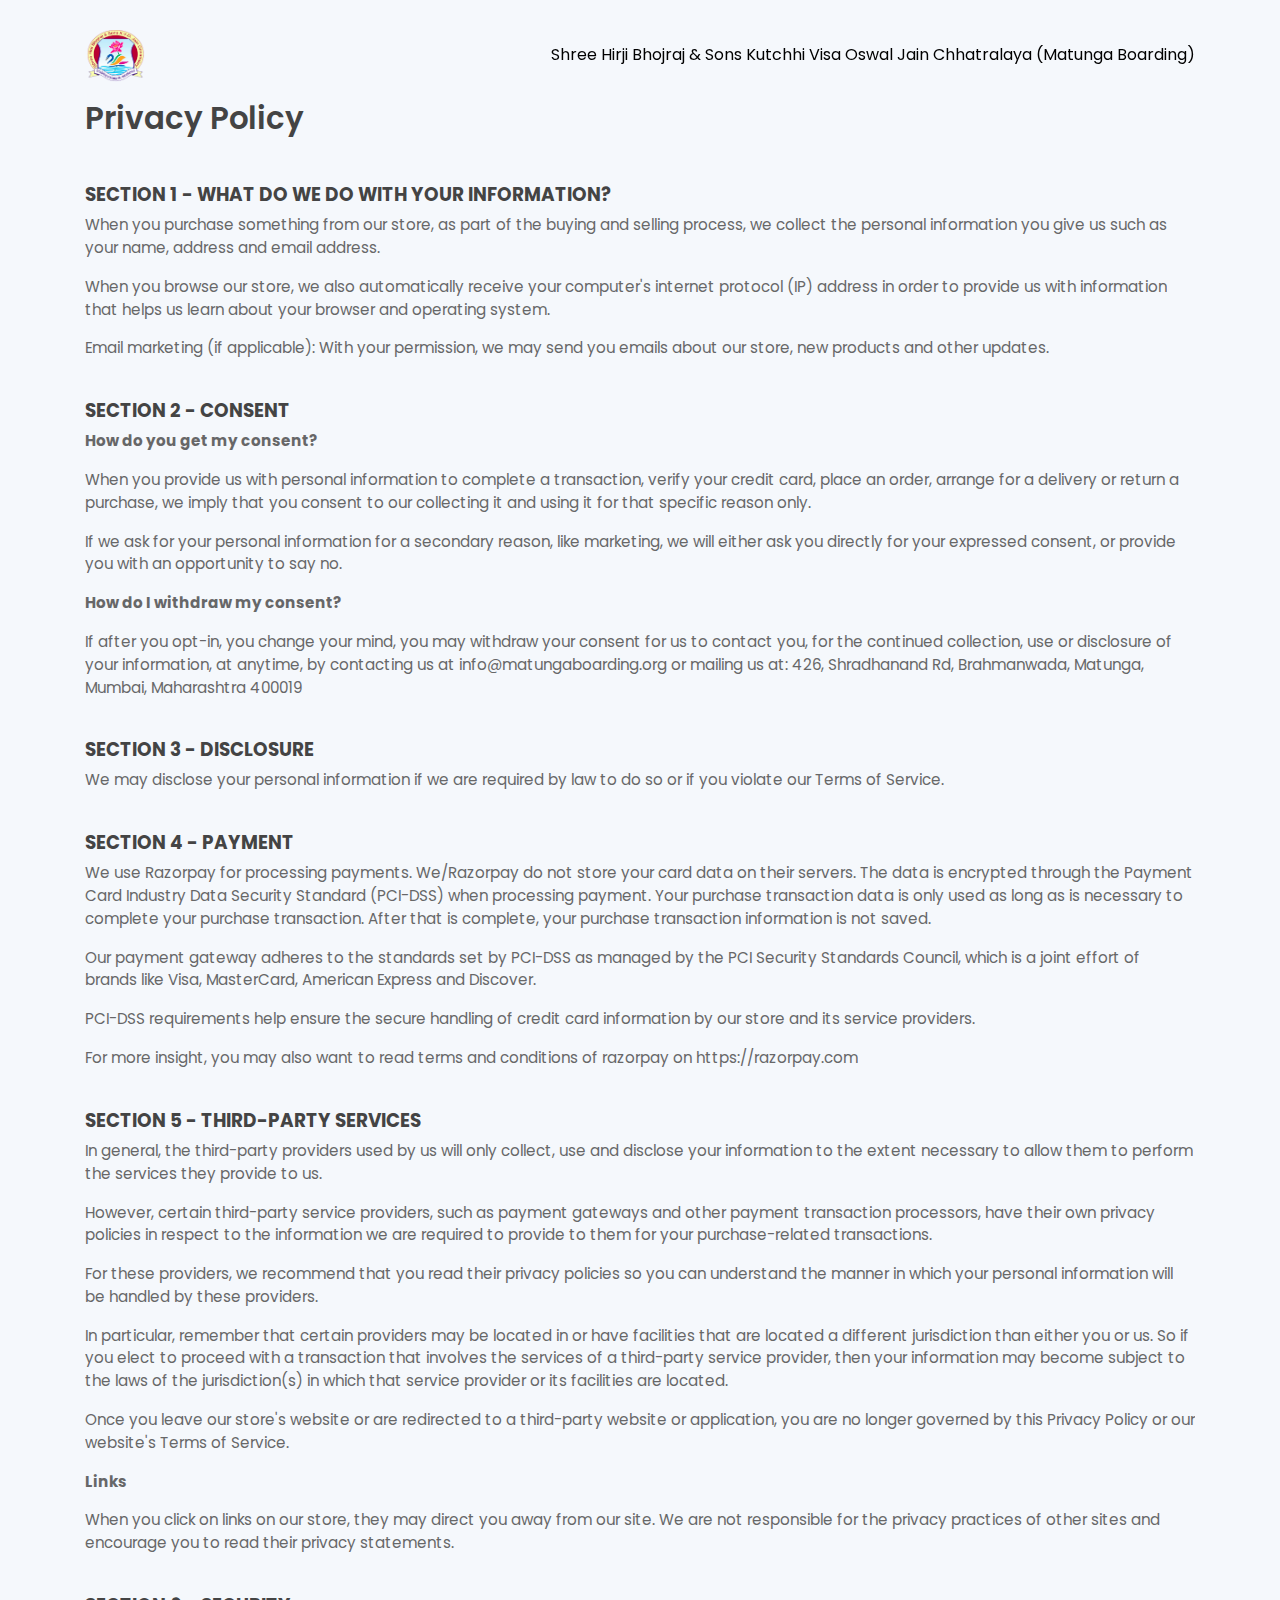
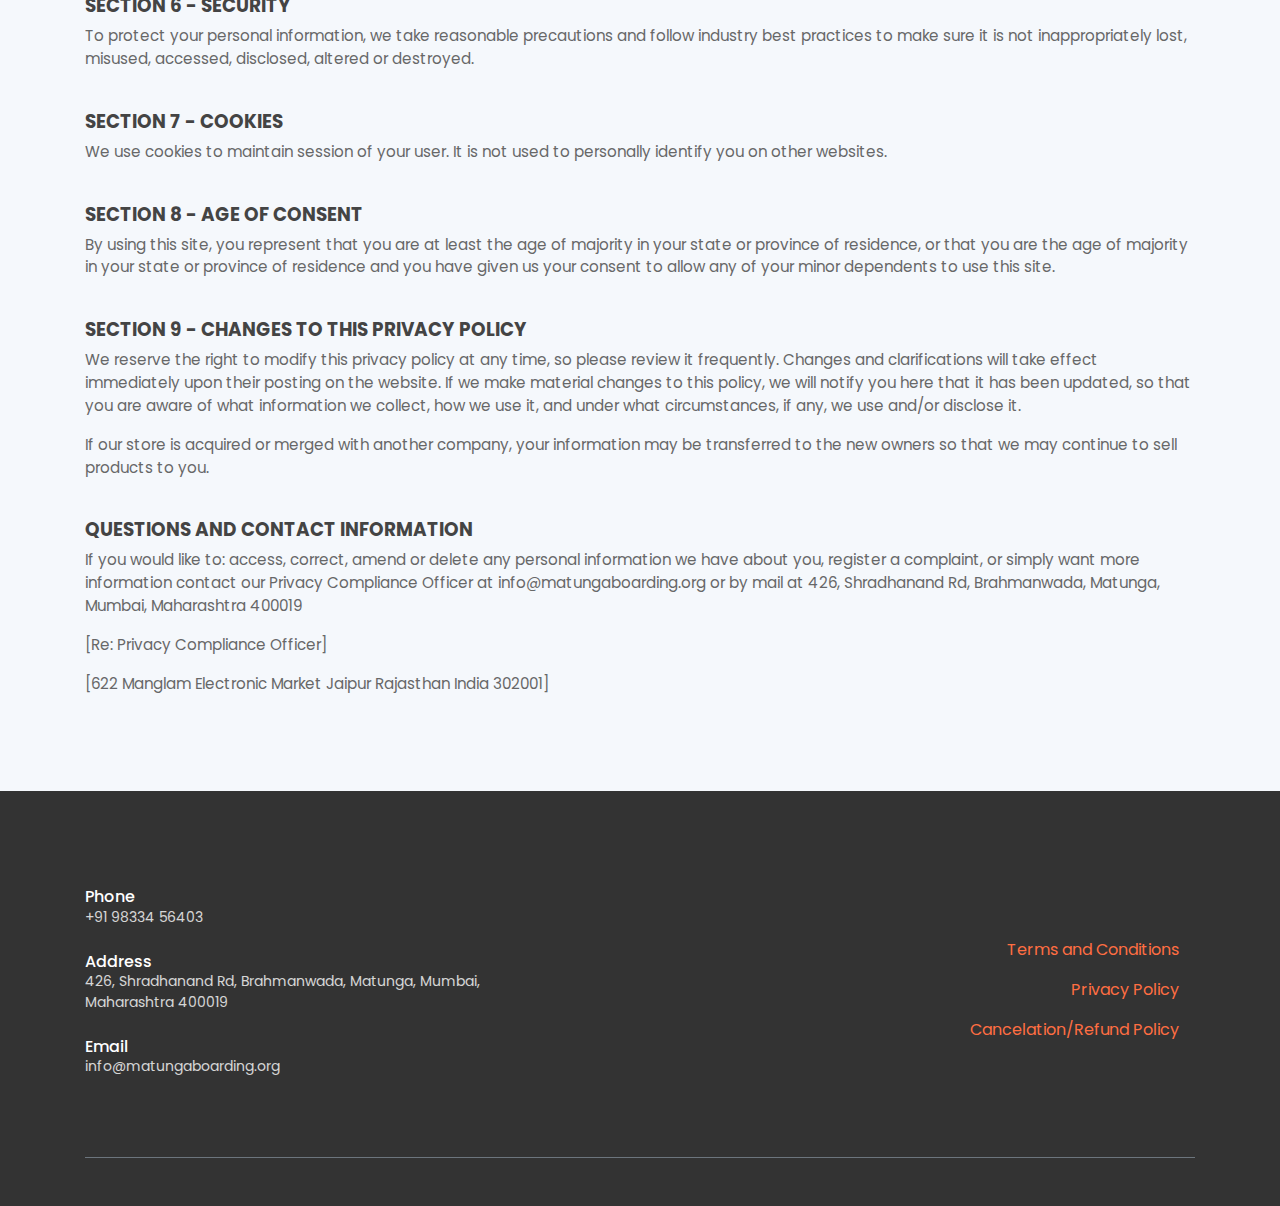
<file: privacy.html>
<!DOCTYPE html>
<html lang="en">
<head>
	<meta charset="utf-8">
    <meta name="viewport" content="width=device-width, initial-scale=1, shrink-to-fit=no">
    <meta name="description" content="Start your development with LeadMark landing page.">
    <meta name="author" content="Devcrud">
    <title>Privacy Policy</title>
    <link rel="shortcut icon" href="assets/imgs/logomb.png">
    <!-- font icons -->
    <link rel="stylesheet" href="assets/vendors/themify-icons/css/themify-icons.css">
    <!-- Bootstrap + LeadMark main styles -->
	<link rel="stylesheet" href="assets/css/leadmark.css">
</head>
<body  data-target=".navbar" data-offset="40" id="home">

    <nav class="navbar custom-navbar navbar-expand-md navbar-light fixed-top" data-spy="affix" data-offset-top="10">
        <div class="container">
            <a class="navbar-brand" href="#">
                <img width="100px" src="assets/imgs/logomb.png" alt="">
            </a>
            <button class="navbar-toggler ml-auto" type="button" data-toggle="collapse" data-target="#navbarSupportedContent" aria-controls="navbarSupportedContent" aria-expanded="false" aria-label="Toggle navigation">
                <span class="navbar-toggler-icon"></span>
            </button>
            <div class="collapse navbar-collapse" id="navbarSupportedContent">
                <ul class="navbar-nav ml-auto">                     
                    <li><a class="tnc-link" href="index.html">Shree Hirji Bhojraj & Sons Kutchhi Visa Oswal Jain Chhatralaya (Matunga Boarding)</a></li>
                </ul>
            </div>
        </div>
    </nav>

    <section class="section" id="membership">
        <div class="container">
            <h6 class="tnc-section-title text-left">Privacy Policy</h6>

            <h6 class="text-left tnc-head">SECTION 1 - WHAT DO WE DO WITH YOUR INFORMATION?</h6>
            <p class="tnc-p">When you purchase something from our store, as part of the buying and selling process, we collect the personal information you give us such as your name, address and email address.</p>
            <p class="tnc-p">When you browse our store, we also automatically receive your computer's internet protocol (IP) address in order to provide us with information that helps us learn about your browser and operating system.</p>
            <p class="tnc-p">Email marketing (if applicable): With your permission, we may send you emails about our store, new products and other updates.</p>



            <h6 class="text-left tnc-head">SECTION 2 - CONSENT</h6>
            <p class="tnc-p"><b>How do you get my consent?</b></p>
            <p class="tnc-p">When you provide us with personal information to complete a transaction, verify your credit card, place an order, arrange for a delivery or return a purchase, we imply that you consent to our collecting it and using it for that specific reason only.</p>
            <p class="tnc-p">If we ask for your personal information for a secondary reason, like marketing, we will either ask you directly for your expressed consent, or provide you with an opportunity to say no.</p>
            <p class="tnc-p"><b>How do I withdraw my consent?</b></p>
            <p class="tnc-p">If after you opt-in, you change your mind, you may withdraw your consent for us to contact you, for the continued collection, use or disclosure of your information, at anytime, by contacting us at info@matungaboarding.org or mailing us at: 426, Shradhanand Rd, Brahmanwada, Matunga, Mumbai, Maharashtra 400019</p>


            <h6 class="text-left tnc-head">SECTION 3 - DISCLOSURE</h6>
            <p class="tnc-p">We may disclose your personal information if we are required by law to do so or if you violate our Terms of Service.</p>


            <h6 class="text-left tnc-head">SECTION 4 - PAYMENT</h6>
            <p class="tnc-p">We use Razorpay for processing payments. We/Razorpay do not store your card data on their servers. The data is encrypted through the Payment Card Industry Data Security Standard (PCI-DSS) when processing payment. Your purchase transaction data is only used as long as is necessary to complete your purchase transaction. After that is complete, your purchase transaction information is not saved.</p>
            <p class="tnc-p">Our payment gateway adheres to the standards set by PCI-DSS as managed by the PCI Security Standards Council, which is a joint effort of brands like Visa, MasterCard, American Express and Discover.</p>
            <p class="tnc-p">PCI-DSS requirements help ensure the secure handling of credit card information by our store and its service providers.</p>
            <p class="tnc-p">For more insight, you may also want to read terms and conditions of razorpay on https://razorpay.com</p>



            <h6 class="text-left tnc-head">SECTION 5 - THIRD-PARTY SERVICES</h6>
            <p class="tnc-p">In general, the third-party providers used by us will only collect, use and disclose your information to the extent necessary to allow them to perform the services they provide to us.</p>
            <p class="tnc-p">However, certain third-party service providers, such as payment gateways and other payment transaction processors, have their own privacy policies in respect to the information we are required to provide to them for your purchase-related transactions.</p>
            <p class="tnc-p">For these providers, we recommend that you read their privacy policies so you can understand the manner in which your personal information will be handled by these providers.</p>
            <p class="tnc-p">In particular, remember that certain providers may be located in or have facilities that are located a different jurisdiction than either you or us. So if you elect to proceed with a transaction that involves the services of a third-party service provider, then your information may become subject to the laws of the jurisdiction(s) in which that service provider or its facilities are located.</p>
            <p class="tnc-p">Once you leave our store's website or are redirected to a third-party website or application, you are no longer governed by this Privacy Policy or our website's Terms of Service.</p>

            <p class="tnc-p"><b>Links</b></p>
            <p class="tnc-p">When you click on links on our store, they may direct you away from our site. We are not responsible for the privacy practices of other sites and encourage you to read their privacy statements.</p>


            <h6 class="text-left tnc-head">SECTION 6 - SECURITY</h6>
            <p class="tnc-p">To protect your personal information, we take reasonable precautions and follow industry best practices to make sure it is not inappropriately lost, misused, accessed, disclosed, altered or destroyed.</p>


            <h6 class="text-left tnc-head">SECTION 7 - COOKIES</h6>
            <p class="tnc-p">We use cookies to maintain session of your user. It is not used to personally identify you on other websites.</p>


            <h6 class="text-left tnc-head">SECTION 8 - AGE OF CONSENT</h6>
            <p class="tnc-p">By using this site, you represent that you are at least the age of majority in your state or province of residence, or that you are the age of majority in your state or province of residence and you have given us your consent to allow any of your minor dependents to use this site.</p>


            <h6 class="text-left tnc-head">SECTION 9 - CHANGES TO THIS PRIVACY POLICY</h6>
            <p class="tnc-p">We reserve the right to modify this privacy policy at any time, so please review it frequently. Changes and clarifications will take effect immediately upon their posting on the website. If we make material changes to this policy, we will notify you here that it has been updated, so that you are aware of what information we collect, how we use it, and under what circumstances, if any, we use and/or disclose it.</p>
            <p class="tnc-p">If our store is acquired or merged with another company, your information may be transferred to the new owners so that we may continue to sell products to you.</p>



            <h6 class="text-left tnc-head">QUESTIONS AND CONTACT INFORMATION</h6>
            <p class="tnc-p">If you would like to: access, correct, amend or delete any personal information we have about you, register a complaint, or simply want more information contact our Privacy Compliance Officer at info@matungaboarding.org or by mail at 426, Shradhanand Rd, Brahmanwada, Matunga, Mumbai, Maharashtra 400019</p>


            <p class="tnc-p">[Re: Privacy Compliance Officer]</p>
            <p class="tnc-p">[622 Manglam Electronic Market Jaipur Rajasthan India 302001]</p>

        </div>
    </section>
    <!-- End of Testmonial Section -->

    <!-- Contact Section -->
    <section id="contact" class="section has-img-bg pb-0">
        <div class="container">
            <div class="row align-items-center">
                <div class="col-md-5 my-3">
                    <h6 class="mb-0">Phone</h6>
                    <p class="mb-4">+91 98334 56403</p>

                    <h6 class="mb-0">Address</h6>
                    <p class="mb-4">426, Shradhanand Rd, Brahmanwada, Matunga, Mumbai, Maharashtra 400019</p>

                    <h6 class="mb-0">Email</h6>
                    <p class="mb-0">info@matungaboarding.org</p>
                    <p></p>
                </div>
                <div class="col-md-7 text-right">
                    <a class="nav-link" href="TnC.html" target="_blank" rel="noopener noreferrer">Terms and Conditions</a>
                    <a class="nav-link" href="privacy.html" target="_blank" rel="noopener noreferrer">Privacy Policy</a>
                    <a class="nav-link" href="refund.html" target="_blank" rel="noopener noreferrer">Cancelation/Refund Policy</a>
                </div>
            </div>
            <!-- Page Footer -->
            <footer class="mt-5 py-4 border-top border-secondary">
                <!-- <p class="mb-0 small">&copy; <script>document.write(new Date().getFullYear())</script>, LeadMark Created By <a href="https://www.devcrud.com" target="_blank">DevCrud.</a>  All rights reserved </p>      -->
            </footer>
            <!-- End of Page Footer -->  
        </div>
    </section>
	
	<!-- core  -->
    <script src="assets/vendors/jquery/jquery-3.4.1.js"></script>
    <script src="assets/vendors/bootstrap/bootstrap.bundle.js"></script>

    <!-- bootstrap 3 affix -->
	<script src="assets/vendors/bootstrap/bootstrap.affix.js"></script>

    <!-- Isotope -->
    <script src="assets/vendors/isotope/isotope.pkgd.js"></script>

    <!-- LeadMark js -->
    <script src="assets/js/mb.js"></script>

</body>
</html>
</file>
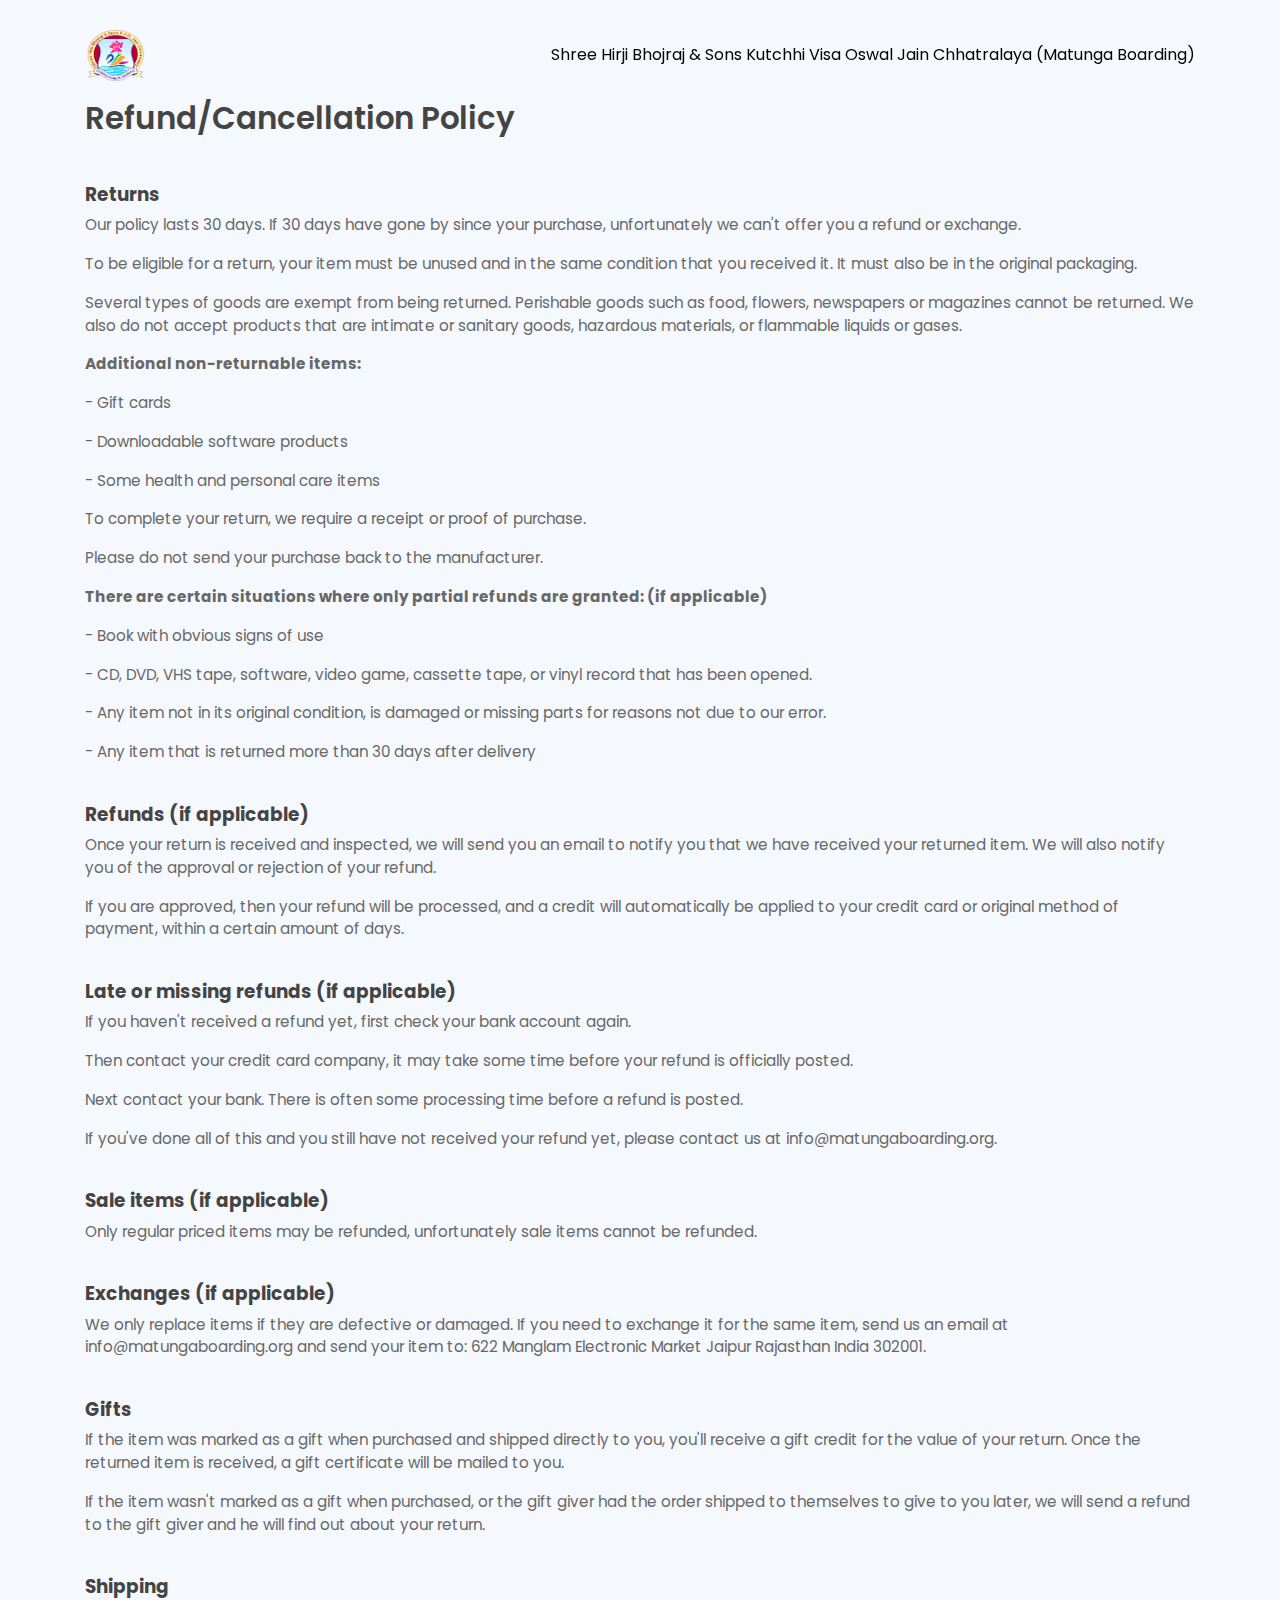
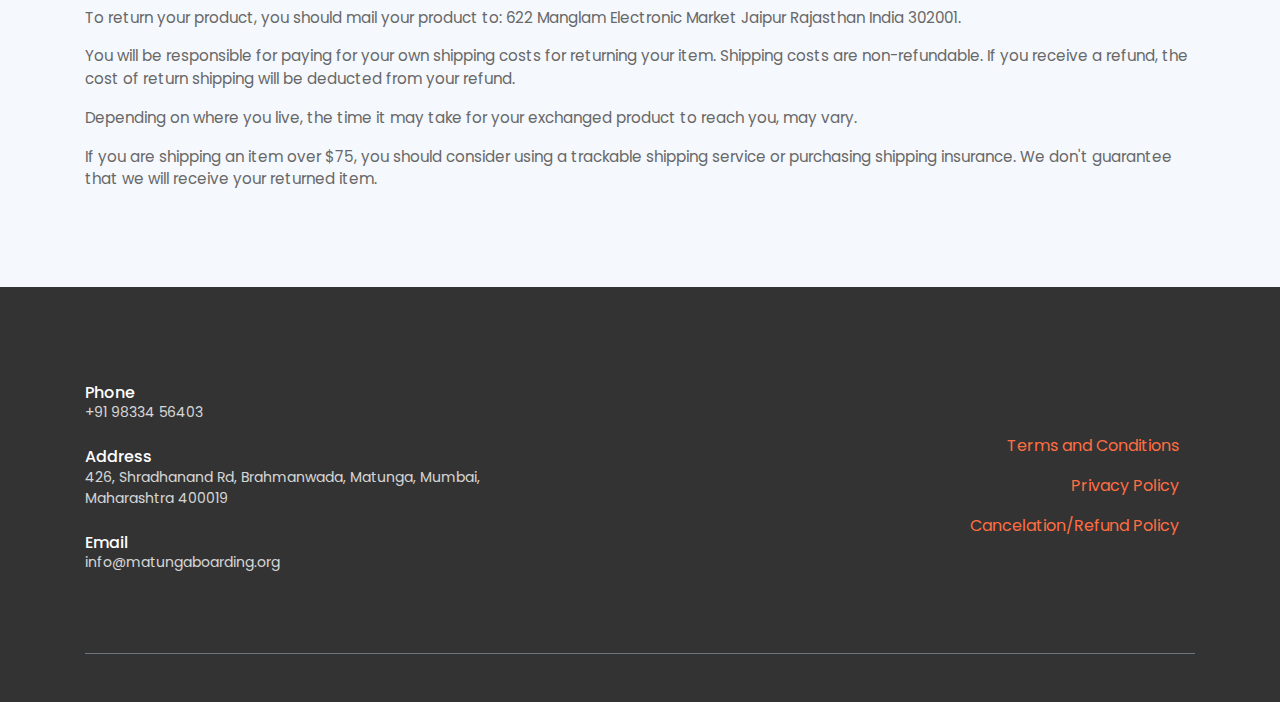
<file: refund.html>
<!DOCTYPE html>
<html lang="en">
<head>
	<meta charset="utf-8">
    <meta name="viewport" content="width=device-width, initial-scale=1, shrink-to-fit=no">
    
    <title>Refund/Cancellation Policy</title>
    <link rel="shortcut icon" href="assets/imgs/logomb.png">
    <!-- font icons -->
    <link rel="stylesheet" href="assets/vendors/themify-icons/css/themify-icons.css">
    <!-- Bootstrap + LeadMark main styles -->
	<link rel="stylesheet" href="assets/css/leadmark.css">
</head>
<body  data-target=".navbar" data-offset="40" id="home">

    <nav class="navbar custom-navbar navbar-expand-md navbar-light fixed-top" data-spy="affix" data-offset-top="10">
        <div class="container">
            <a class="navbar-brand" href="#">
                <img width="100px" src="assets/imgs/logomb.png" alt="">
            </a>
            <button class="navbar-toggler ml-auto" type="button" data-toggle="collapse" data-target="#navbarSupportedContent" aria-controls="navbarSupportedContent" aria-expanded="false" aria-label="Toggle navigation">
                <span class="navbar-toggler-icon"></span>
            </button>
            <div class="collapse navbar-collapse" id="navbarSupportedContent">
                <ul class="navbar-nav ml-auto">                     
                    <li><a class="tnc-link" href="index.html">Shree Hirji Bhojraj & Sons Kutchhi Visa Oswal Jain Chhatralaya (Matunga Boarding)</a></li>
                </ul>
            </div>
        </div>
    </nav>

    <section class="section" id="membership">
        <div class="container">
            <h6 class="tnc-section-title text-left">Refund/Cancellation Policy</h6>

            <h6 class="text-left tnc-head">Returns</h6>
            <p class="tnc-p">Our policy lasts 30 days. If 30 days have gone by since your purchase, unfortunately we can't offer you a refund or exchange.</p>
            <p class="tnc-p">To be eligible for a return, your item must be unused and in the same condition that you received it. It must also be in the original packaging.</p>
            <p class="tnc-p">Several types of goods are exempt from being returned. Perishable goods such as food, flowers, newspapers or magazines cannot be returned. We also do not accept products that are intimate or sanitary goods, hazardous materials, or flammable liquids or gases.</p>
            <p class="tnc-p"><b>Additional non-returnable items:</b></p>
            <p class="tnc-p">- Gift cards</p>
            <p class="tnc-p">- Downloadable software products</p>
            <p class="tnc-p">- Some health and personal care items</p>
            <p class="tnc-p">To complete your return, we require a receipt or proof of purchase.</p>
            <p class="tnc-p">Please do not send your purchase back to the manufacturer.</p>
            <p class="tnc-p"><b>There are certain situations where only partial refunds are granted: (if applicable)</b></p>
            <p class="tnc-p">- Book with obvious signs of use</p>
            <p class="tnc-p">- CD, DVD, VHS tape, software, video game, cassette tape, or vinyl record that has been opened.</p>
            <p class="tnc-p">- Any item not in its original condition, is damaged or missing parts for reasons not due to our error.</p>
            <p class="tnc-p">- Any item that is returned more than 30 days after delivery</p>
            
            <h6 class="text-left tnc-head">Refunds (if applicable)</h6>
            <p class="tnc-p">Once your return is received and inspected, we will send you an email to notify you that we have received your returned item. We will also notify you of the approval or rejection of your refund.</p>
            <p class="tnc-p">If you are approved, then your refund will be processed, and a credit will automatically be applied to your credit card or original method of payment, within a certain amount of days.</p>

            <h6 class="text-left tnc-head">Late or missing refunds (if applicable)</h6>
            <p class="tnc-p">If you haven't received a refund yet, first check your bank account again.</p>
            <p class="tnc-p">Then contact your credit card company, it may take some time before your refund is officially posted.</p>
            <p class="tnc-p">Next contact your bank. There is often some processing time before a refund is posted.</p>
            <p class="tnc-p">If you've done all of this and you still have not received your refund yet, please contact us at info@matungaboarding.org.</p>

            <h6 class="text-left tnc-head">Sale items (if applicable)</h6>
            <p class="tnc-p">Only regular priced items may be refunded, unfortunately sale items cannot be refunded.</p>

            <h6 class="text-left tnc-head">Exchanges (if applicable)</h6>
            <p class="tnc-p">We only replace items if they are defective or damaged.  If you need to exchange it for the same item, send us an email at info@matungaboarding.org and send your item to: 622 Manglam Electronic Market Jaipur Rajasthan India 302001.</p>

            <h6 class="text-left tnc-head">Gifts</h6>
            <p class="tnc-p">If the item was marked as a gift when purchased and shipped directly to you, you'll receive a gift credit for the value of your return. Once the returned item is received, a gift certificate will be mailed to you.</p>
            <p class="tnc-p">If the item wasn't marked as a gift when purchased, or the gift giver had the order shipped to themselves to give to you later, we will send a refund to the gift giver and he will find out about your return.</p>

            <h6 class="text-left tnc-head">Shipping</h6>
            <p class="tnc-p">To return your product, you should mail your product to: 622 Manglam Electronic Market Jaipur Rajasthan India 302001.</p>
            <p class="tnc-p">You will be responsible for paying for your own shipping costs for returning your item. Shipping costs are non-refundable. If you receive a refund, the cost of return shipping will be deducted from your refund.</p>
            <p class="tnc-p">Depending on where you live, the time it may take for your exchanged product to reach you, may vary.</p>
            <p class="tnc-p">If you are shipping an item over $75, you should consider using a trackable shipping service or purchasing shipping insurance. We don't guarantee that we will receive your returned item.</p>

        </div>
    </section>
    <!-- End of Testmonial Section -->

    <!-- Contact Section -->
    <section id="contact" class="section has-img-bg pb-0">
        <div class="container">
            <div class="row align-items-center">
                <div class="col-md-5 my-3">
                    <h6 class="mb-0">Phone</h6>
                    <p class="mb-4">+91 98334 56403</p>

                    <h6 class="mb-0">Address</h6>
                    <p class="mb-4">426, Shradhanand Rd, Brahmanwada, Matunga, Mumbai, Maharashtra 400019</p>

                    <h6 class="mb-0">Email</h6>
                    <p class="mb-0">info@matungaboarding.org</p>
                    <p></p>
                </div>
                <div class="col-md-7 text-right">
                    <a class="nav-link" href="TnC.html" target="_blank" rel="noopener noreferrer">Terms and Conditions</a>
                    <a class="nav-link" href="privacy.html" target="_blank" rel="noopener noreferrer">Privacy Policy</a>
                    <a class="nav-link" href="refund.html" target="_blank" rel="noopener noreferrer">Cancelation/Refund Policy</a>
                </div>
            </div>
            <!-- Page Footer -->
            <footer class="mt-5 py-4 border-top border-secondary">
                <!-- <p class="mb-0 small">&copy; <script>document.write(new Date().getFullYear())</script>, LeadMark Created By <a href="https://www.devcrud.com" target="_blank">DevCrud.</a>  All rights reserved </p>      -->
            </footer>
            <!-- End of Page Footer -->  
        </div>
    </section>
	
	<!-- core  -->
    <script src="assets/vendors/jquery/jquery-3.4.1.js"></script>
    <script src="assets/vendors/bootstrap/bootstrap.bundle.js"></script>

    <!-- bootstrap 3 affix -->
	<script src="assets/vendors/bootstrap/bootstrap.affix.js"></script>

    <!-- Isotope -->
    <script src="assets/vendors/isotope/isotope.pkgd.js"></script>

    <!-- LeadMark js -->
    <script src="assets/js/mb.js"></script>
</body>
</html>
</file>
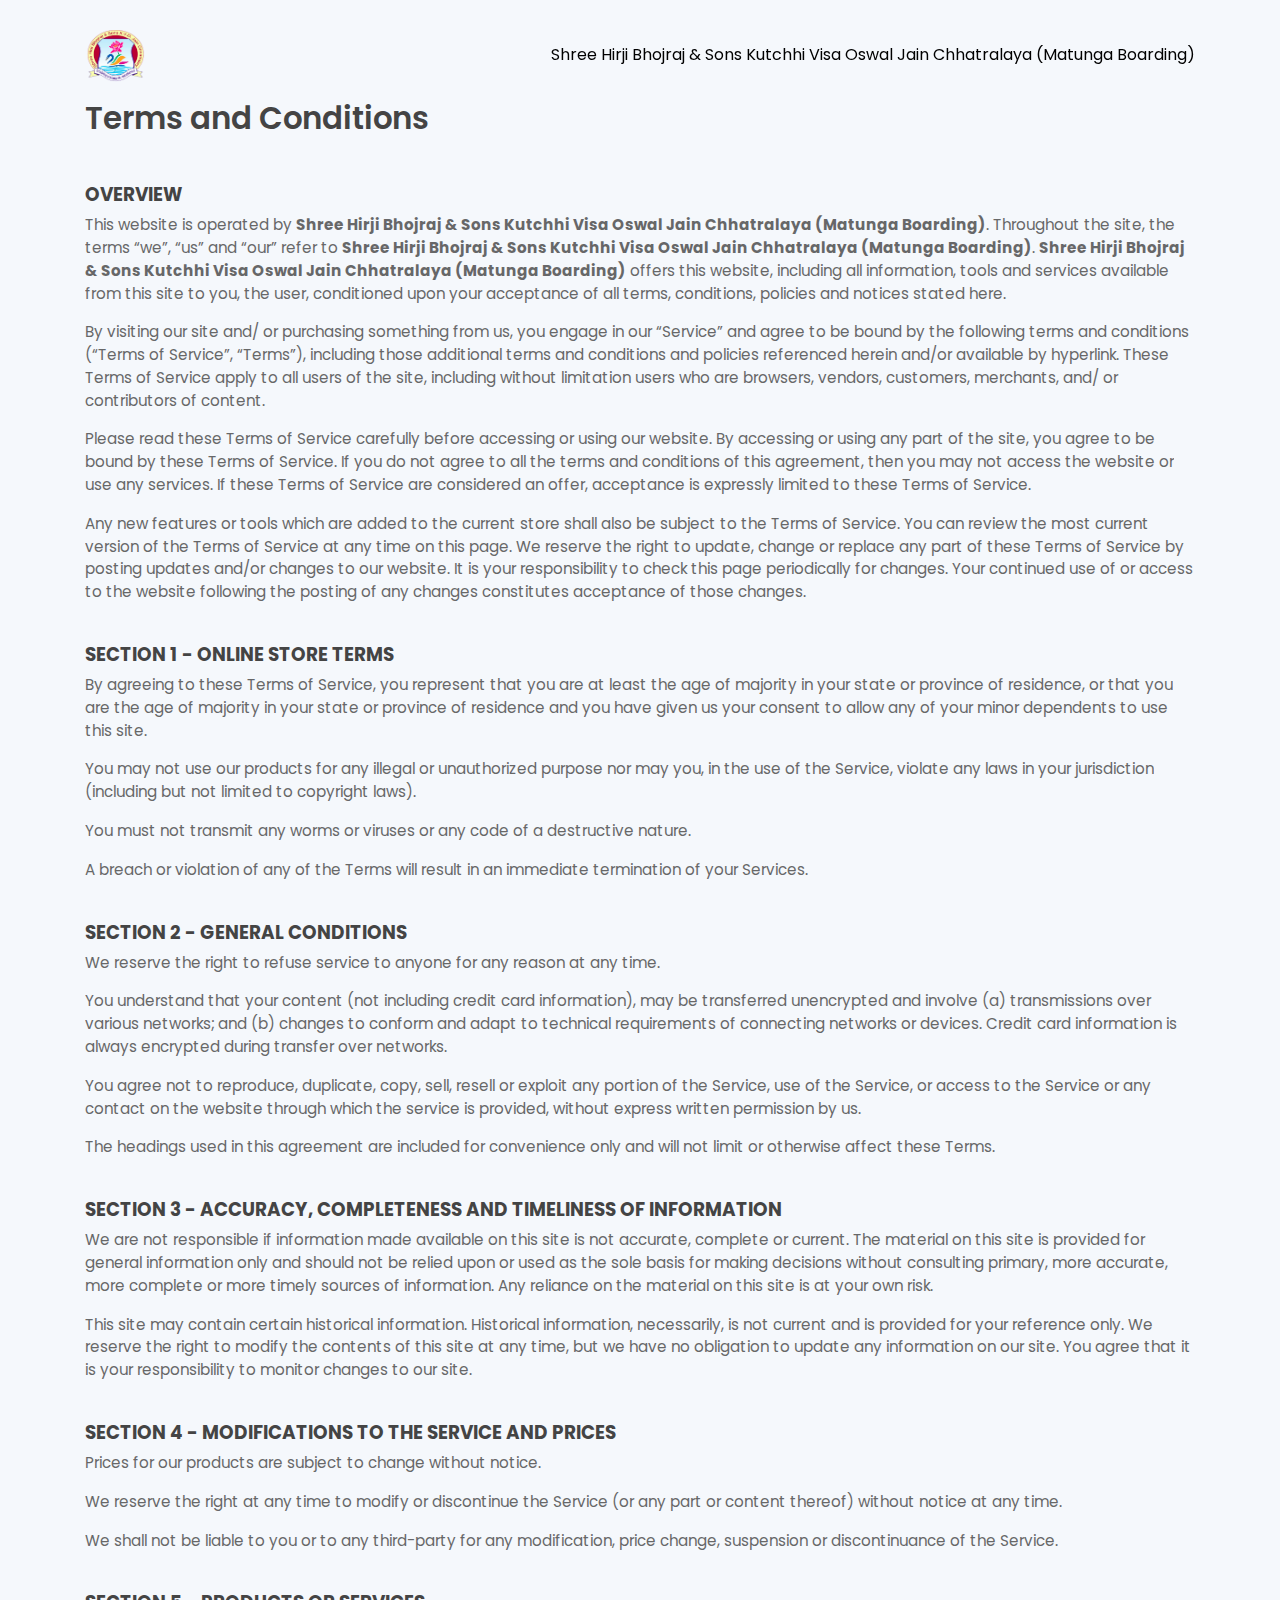
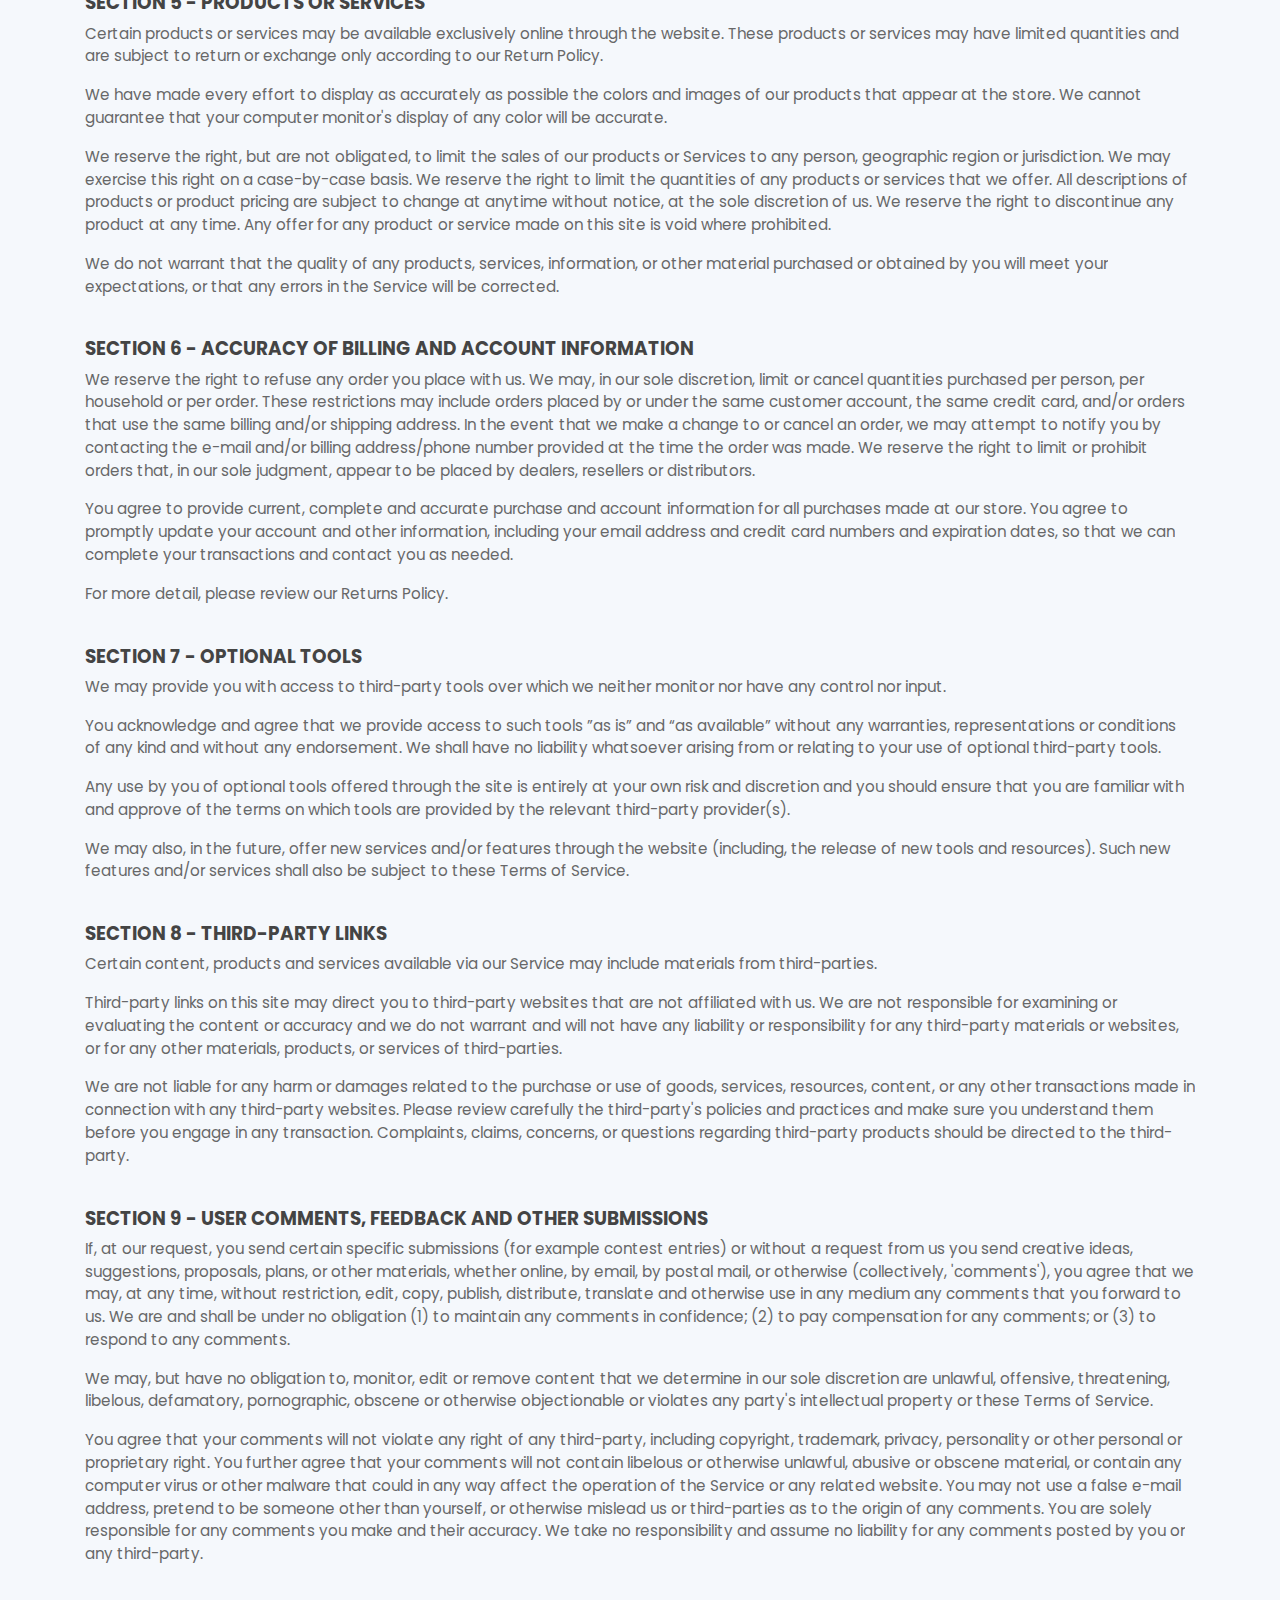
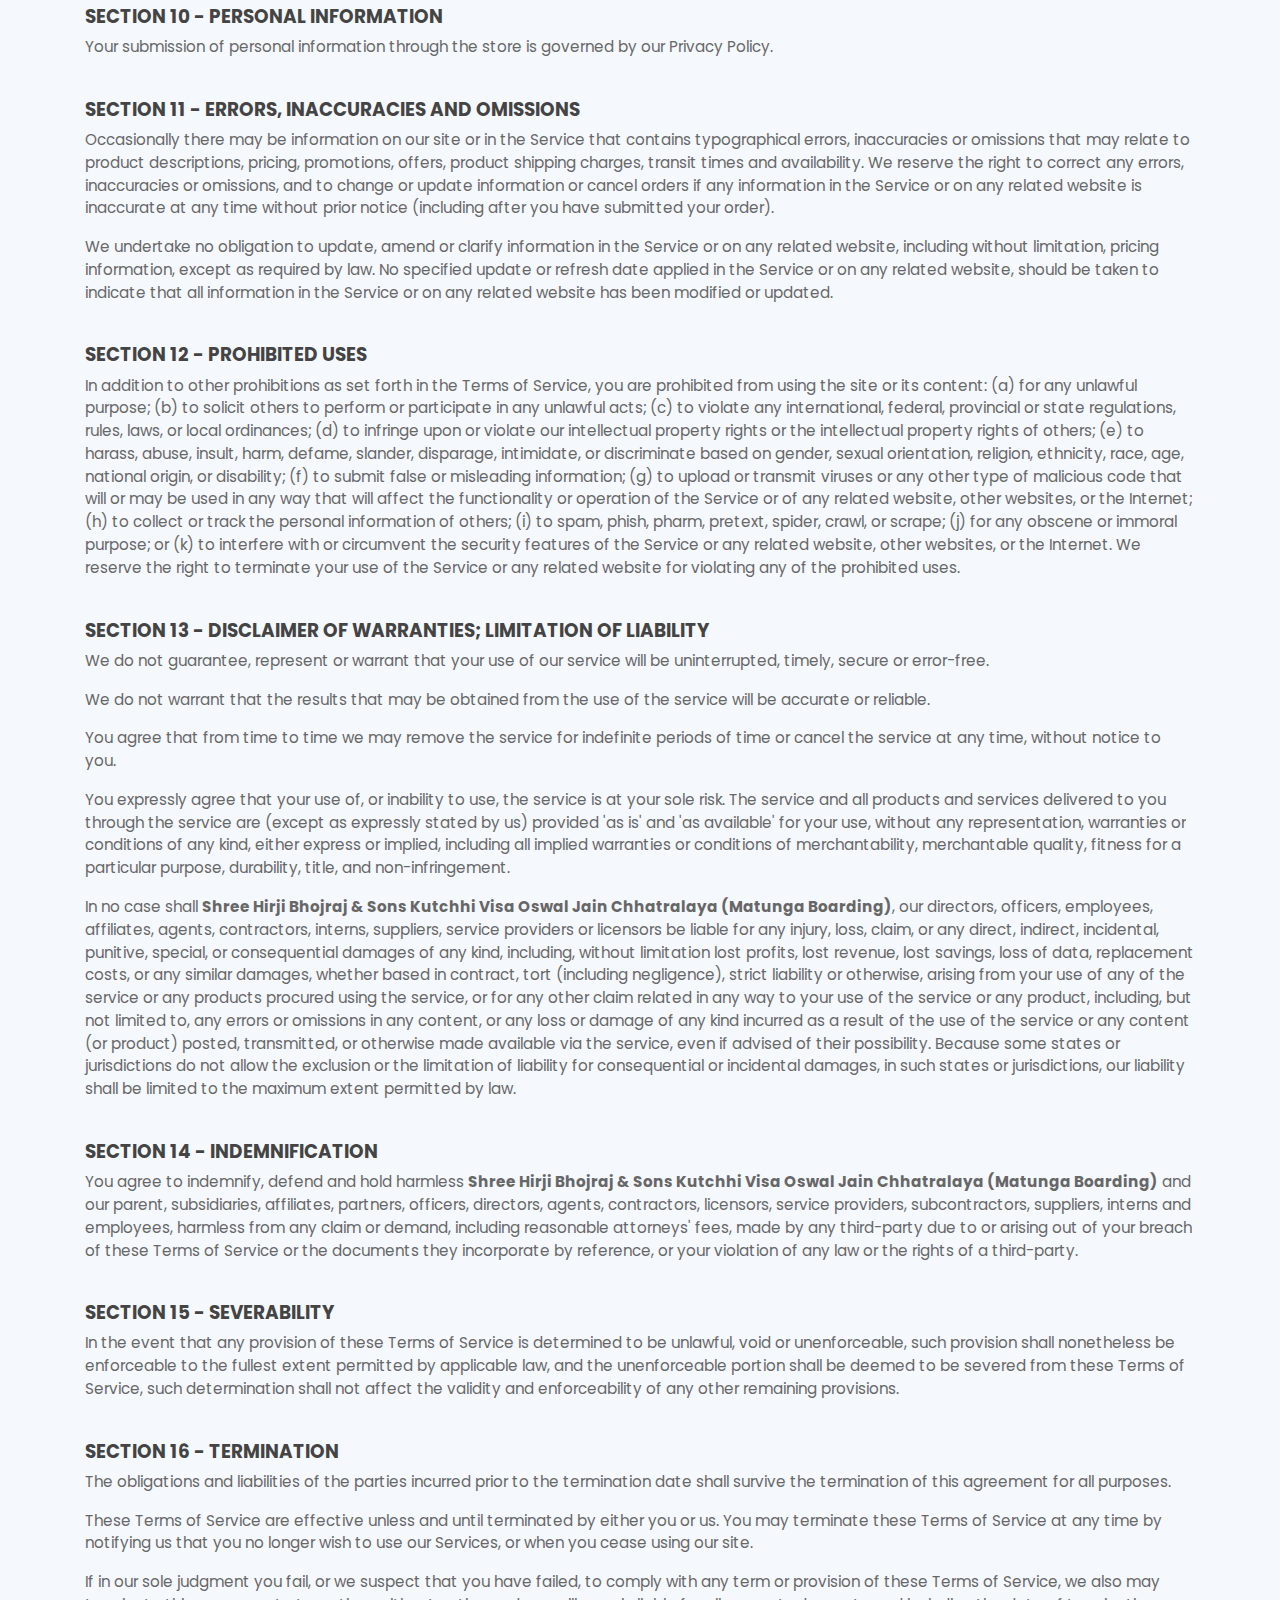
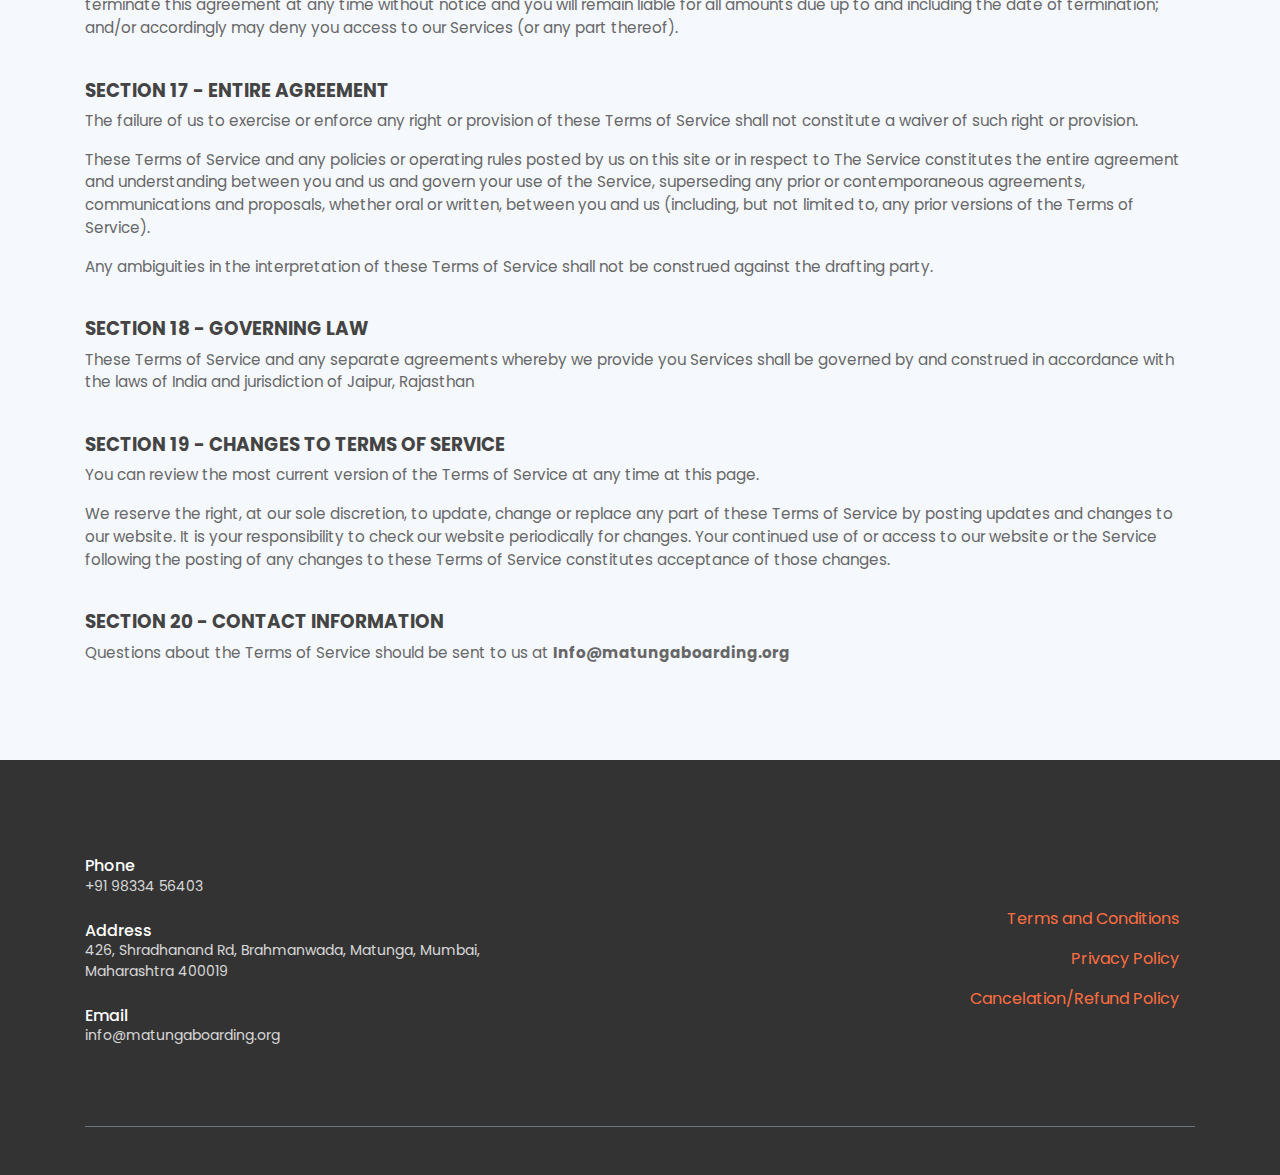
<file: TnC.html>
<!DOCTYPE html>
<html lang="en">
<head>
	<meta charset="utf-8">
    <meta name="viewport" content="width=device-width, initial-scale=1, shrink-to-fit=no">
    <title>Terms and Conditions</title>
    <link rel="shortcut icon" href="assets/imgs/logomb.png">
    <!-- font icons -->
    <link rel="stylesheet" href="assets/vendors/themify-icons/css/themify-icons.css">
    <!-- Bootstrap + LeadMark main styles -->
	<link rel="stylesheet" href="assets/css/leadmark.css">
</head>
<body  data-target=".navbar" data-offset="40" id="home">

    <nav class="navbar custom-navbar navbar-expand-md navbar-light fixed-top" data-spy="affix" data-offset-top="10">
        <div class="container">
            <a class="navbar-brand" href="#">
                <img width="100px" src="assets/imgs/logomb.png" alt="">
            </a>
            <button class="navbar-toggler ml-auto" type="button" data-toggle="collapse" data-target="#navbarSupportedContent" aria-controls="navbarSupportedContent" aria-expanded="false" aria-label="Toggle navigation">
                <span class="navbar-toggler-icon"></span>
            </button>
            <div class="collapse navbar-collapse" id="navbarSupportedContent">
                <ul class="navbar-nav ml-auto">                     
                    <li><a class="tnc-link" href="index.html">Shree Hirji Bhojraj & Sons Kutchhi Visa Oswal Jain Chhatralaya (Matunga Boarding)</a></li>
                </ul>
            </div>
        </div>
    </nav>

    <section class="section" id="membership">
        <div class="container">
            <h6 class="tnc-section-title text-left">Terms and Conditions</h6>

            <h6 class="text-left tnc-head">OVERVIEW</h6>
            <p class="tnc-p">This website is operated by <b>Shree Hirji Bhojraj & Sons Kutchhi Visa Oswal Jain Chhatralaya (Matunga Boarding)</b>. Throughout the site, the terms “we”, “us” and “our” refer to <b>Shree Hirji Bhojraj & Sons Kutchhi Visa Oswal Jain Chhatralaya (Matunga Boarding)</b>. <b>Shree Hirji Bhojraj & Sons Kutchhi Visa Oswal Jain Chhatralaya (Matunga Boarding)</b> offers this website, including all information, tools and services available from this site to you, the user, conditioned upon your acceptance of all terms, conditions, policies and notices stated here.</p>
            <p class="tnc-p">By visiting our site and/ or purchasing something from us, you engage in our “Service” and agree to be bound by the following terms and conditions (“Terms of Service”, “Terms”), including those additional terms and conditions and policies referenced herein and/or available by hyperlink. These Terms of Service apply  to all users of the site, including without limitation users who are browsers, vendors, customers, merchants, and/ or contributors of content.</p>
            <p class="tnc-p">Please read these Terms of Service carefully before accessing or using our website. By accessing or using any part of the site, you agree to be bound by these Terms of Service. If you do not agree to all the terms and conditions of this agreement, then you may not access the website or use any services. If these Terms of Service are considered an offer, acceptance is expressly limited to these Terms of Service.</p>
            <p class="tnc-p">Any new features or tools which are added to the current store shall also be subject to the Terms of Service. You can review the most current version of the Terms of Service at any time on this page. We reserve the right to update, change or replace any part of these Terms of Service by posting updates and/or changes to our website. It is your responsibility to check this page periodically for changes. Your continued use of or access to the website following the posting of any changes constitutes acceptance of those changes.</p>
            
            <h6 class="text-left tnc-head">SECTION 1 - ONLINE STORE TERMS</h6>
            <p class="tnc-p">By agreeing to these Terms of Service, you represent that you are at least the age of majority in your state or province of residence, or that you are the age of majority in your state or province of residence and you have given us your consent to allow any of your minor dependents to use this site.</p>
            <p class="tnc-p">You may not use our products for any illegal or unauthorized purpose nor may you, in the use of the Service, violate any laws in your jurisdiction (including but not limited to copyright laws).</p>
            <p class="tnc-p">You must not transmit any worms or viruses or any code of a destructive nature.</p>
            <p class="tnc-p">A breach or violation of any of the Terms will result in an immediate termination of your Services.</p>

            <h6 class="text-left tnc-head">SECTION 2 - GENERAL CONDITIONS</h6>
            <p class="tnc-p">We reserve the right to refuse service to anyone for any reason at any time.</p>
            <p class="tnc-p">You understand that your content (not including credit card information), may be transferred unencrypted and involve (a) transmissions over various networks; and (b) changes to conform and adapt to technical requirements of connecting networks or devices. Credit card information is always encrypted during transfer over networks.</p>
            <p class="tnc-p">You agree not to reproduce, duplicate, copy, sell, resell or exploit any portion of the Service, use of the Service, or access to the Service or any contact on the website through which the service is provided, without express written permission by us.</p>
            <p class="tnc-p">The headings used in this agreement are included for convenience only and will not limit or otherwise affect these Terms.</p>   
            
            <h6 class="text-left tnc-head">SECTION 3 - ACCURACY, COMPLETENESS AND TIMELINESS OF INFORMATION</h6>
            <p class="tnc-p">We are not responsible if information made available on this site is not accurate, complete or current. The material on this site is provided for general information only and should not be relied upon or used as the sole basis for making decisions without consulting primary, more accurate, more complete or more timely sources of information. Any reliance on the material on this site is at your own risk.</p>
            <p class="tnc-p">This site may contain certain historical information. Historical information, necessarily, is not current and is provided for your reference only. We reserve the right to modify the contents of this site at any time, but we have no obligation to update any information on our site. You agree that it is your responsibility to monitor changes to our site.</p>
        
            <h6 class="text-left tnc-head">SECTION 4 - MODIFICATIONS TO THE SERVICE AND PRICES</h6>
            <p class="tnc-p">Prices for our products are subject to change without notice.</p>
            <p class="tnc-p">We reserve the right at any time to modify or discontinue the Service (or any part or content thereof) without notice at any time.</p>
            <p class="tnc-p">We shall not be liable to you or to any third-party for any modification, price change, suspension or discontinuance of the Service.</p>


            <h6 class="text-left tnc-head">SECTION 5 - PRODUCTS OR SERVICES</h6>
            <p class="tnc-p">Certain products or services may be available exclusively online through the website. These products or services may have limited quantities and are subject to return or exchange only according to our Return Policy.</p>
            <p class="tnc-p">We have made every effort to display as accurately as possible the colors and images of our products that appear at the store. We cannot guarantee that your computer monitor's display of any color will be accurate.</p>
            <p class="tnc-p">We reserve the right, but are not obligated, to limit the sales of our products or Services to any person, geographic region or jurisdiction. We may exercise this right on a case-by-case basis. We reserve the right to limit the quantities of any products or services that we offer. All descriptions of products or product pricing are subject to change at anytime without notice, at the sole discretion of us. We reserve the right to discontinue any product at any time. Any offer for any product or service made on this site is void where prohibited.</p>
            <p class="tnc-p">We do not warrant that the quality of any products, services, information, or other material purchased or obtained by you will meet your expectations, or that any errors in the Service will be corrected.</p>



            <h6 class="text-left tnc-head">SECTION 6 - ACCURACY OF BILLING AND ACCOUNT INFORMATION</h6>
            <p class="tnc-p">We reserve the right to refuse any order you place with us. We may, in our sole discretion, limit or cancel quantities purchased per person, per household or per order. These restrictions may include orders placed by or under the same customer account, the same credit card, and/or orders that use the same billing and/or shipping address. In the event that we make a change to or cancel an order, we may attempt to notify you by contacting the e-mail and/or billing address/phone number provided at the time the order was made. We reserve the right to limit or prohibit orders that, in our sole judgment, appear to be placed by dealers, resellers or distributors.</p>
            <p class="tnc-p">You agree to provide current, complete and accurate purchase and account information for all purchases made at our store. You agree to promptly update your account and other information, including your email address and credit card numbers and expiration dates, so that we can complete your transactions and contact you as needed.</p>
            <p class="tnc-p">For more detail, please review our Returns Policy.</p>

            <h6 class="text-left tnc-head">SECTION 7 - OPTIONAL TOOLS</h6>
            <p class="tnc-p">We may provide you with access to third-party tools over which we neither monitor nor have any control nor input.</p>
            <p class="tnc-p">You acknowledge and agree that we provide access to such tools ”as is” and “as available” without any warranties, representations or conditions of any kind and without any endorsement. We shall have no liability whatsoever arising from or relating to your use of optional third-party tools.</p>
            <p class="tnc-p">Any use by you of optional tools offered through the site is entirely at your own risk and discretion and you should ensure that you are familiar with and approve of the terms on which tools are provided by the relevant third-party provider(s).</p>
            <p class="tnc-p">We may also, in the future, offer new services and/or features through the website (including, the release of new tools and resources). Such new features and/or services shall also be subject to these Terms of Service.</p>


            <h6 class="text-left tnc-head">SECTION 8 - THIRD-PARTY LINKS</h6>
            <p class="tnc-p">Certain content, products and services available via our Service may include materials from third-parties.</p>
            <p class="tnc-p">Third-party links on this site may direct you to third-party websites that are not affiliated with us. We are not responsible for examining or evaluating the content or accuracy and we do not warrant and will not have any liability or responsibility for any third-party materials or websites, or for any other materials, products, or services of third-parties.</p>
            <p class="tnc-p">We are not liable for any harm or damages related to the purchase or use of goods, services, resources, content, or any other transactions made in connection with any third-party websites. Please review carefully the third-party's policies and practices and make sure you understand them before you engage in any transaction. Complaints, claims, concerns, or questions regarding third-party products should be directed to the third-party.</p>



            <h6 class="text-left tnc-head">SECTION 9 - USER COMMENTS, FEEDBACK AND OTHER SUBMISSIONS</h6>
            <p class="tnc-p">If, at our request, you send certain specific submissions (for example contest entries) or without a request from us you send creative ideas, suggestions, proposals, plans, or other materials, whether online, by email, by postal mail, or otherwise (collectively, 'comments'), you agree that we may, at any time, without restriction, edit, copy, publish, distribute, translate and otherwise use in any medium any comments that you forward to us. We are and shall be under no obligation (1) to maintain any comments in confidence; (2) to pay compensation for any comments; or (3) to respond to any comments.</p>
            <p class="tnc-p">We may, but have no obligation to, monitor, edit or remove content that we determine in our sole discretion are unlawful, offensive, threatening, libelous, defamatory, pornographic, obscene or otherwise objectionable or violates any party's intellectual property or these Terms of Service.</p>
            <p class="tnc-p">You agree that your comments will not violate any right of any third-party, including copyright, trademark, privacy, personality or other personal or proprietary right. You further agree that your comments will not contain libelous or otherwise unlawful, abusive or obscene material, or contain any computer virus or other malware that could in any way affect the operation of the Service or any related website. You may not use a false e-mail address, pretend to be someone other than yourself, or otherwise mislead us or third-parties as to the origin of any comments. You are solely responsible for any comments you make and their accuracy. We take no responsibility and assume no liability for any comments posted by you or any third-party.</p>



            <h6 class="text-left tnc-head">SECTION 10 - PERSONAL INFORMATION</h6>
            <p class="tnc-p">Your submission of personal information through the store is governed by our Privacy Policy.</p>



            <h6 class="text-left tnc-head">SECTION 11 - ERRORS, INACCURACIES AND OMISSIONS</h6>
            <p class="tnc-p">Occasionally there may be information on our site or in the Service that contains typographical errors, inaccuracies or omissions that may relate to product descriptions, pricing, promotions, offers, product shipping charges, transit times and availability. We reserve the right to correct any errors, inaccuracies or omissions, and to change or update information or cancel orders if any information in the Service or on any related website is inaccurate at any time without prior notice (including after you have submitted your order).</p>
            <p class="tnc-p">We undertake no obligation to update, amend or clarify information in the Service or on any related website, including without limitation, pricing information, except as required by law. No specified update or refresh date applied in the Service or on any related website, should be taken to indicate that all information in the Service or on any related website has been modified or updated.</p>



            <h6 class="text-left tnc-head">SECTION 12 - PROHIBITED USES</h6>
            <p class="tnc-p">In addition to other prohibitions as set forth in the Terms of Service, you are prohibited from using the site or its content: (a) for any unlawful purpose; (b) to solicit others to perform or participate in any unlawful acts; (c) to violate any international, federal, provincial or state regulations, rules, laws, or local ordinances; (d) to infringe upon or violate our intellectual property rights or the intellectual property rights of others; (e) to harass, abuse, insult, harm, defame, slander, disparage, intimidate, or discriminate based on gender, sexual orientation, religion, ethnicity, race, age, national origin, or disability; (f) to submit false or misleading information; (g) to upload or transmit viruses or any other type of malicious code that will or may be used in any way that will affect the functionality or operation of the Service or of any related website, other websites, or the Internet; (h) to collect or track the personal information of others; (i) to spam, phish, pharm, pretext, spider, crawl, or scrape; (j) for any obscene or immoral purpose; or (k) to interfere with or circumvent the security features of the Service or any related website, other websites, or the Internet. We reserve the right to terminate your use of the Service or any related website for violating any of the prohibited uses.</p>


            <h6 class="text-left tnc-head">SECTION 13 - DISCLAIMER OF WARRANTIES; LIMITATION OF LIABILITY</h6>
            <p class="tnc-p">We do not guarantee, represent or warrant that your use of our service will be uninterrupted, timely, secure or error-free.</p>
            <p class="tnc-p">We do not warrant that the results that may be obtained from the use of the service will be accurate or reliable.</p>
            <p class="tnc-p">You agree that from time to time we may remove the service for indefinite periods of time or cancel the service at any time, without notice to you.</p>
            <p class="tnc-p">You expressly agree that your use of, or inability to use, the service is at your sole risk. The service and all products and services delivered to you through the service are (except as expressly stated by us) provided 'as is' and 'as available' for your use, without any representation, warranties or conditions of any kind, either express or implied, including all implied warranties or conditions of merchantability, merchantable quality, fitness for a particular purpose, durability, title, and non-infringement.</p>
            <p class="tnc-p">In no case shall <b>Shree Hirji Bhojraj & Sons Kutchhi Visa Oswal Jain Chhatralaya (Matunga Boarding)</b>, our directors, officers, employees, affiliates, agents, contractors, interns, suppliers, service providers or licensors be liable for any injury, loss, claim, or any direct, indirect, incidental, punitive, special, or consequential damages of any kind, including, without limitation lost profits, lost revenue, lost savings, loss of data, replacement costs, or any similar damages, whether based in contract, tort (including negligence), strict liability or otherwise, arising from your use of any of the service or any products procured using the service, or for any other claim related in any way to your use of the service or any product, including, but not limited to, any errors or omissions in any content, or any loss or damage of any kind incurred as a result of the use of the service or any content (or product) posted, transmitted, or otherwise made available via the service, even if advised of their possibility. Because some states or jurisdictions do not allow the exclusion or the limitation of liability for consequential or incidental damages, in such states or jurisdictions, our liability shall be limited to the maximum extent permitted by law.</p>


            <h6 class="text-left tnc-head">SECTION 14 - INDEMNIFICATION</h6>
            <p class="tnc-p">You agree to indemnify, defend and hold harmless <b>Shree Hirji Bhojraj & Sons Kutchhi Visa Oswal Jain Chhatralaya (Matunga Boarding)</b> and our parent, subsidiaries, affiliates, partners, officers, directors, agents, contractors, licensors, service providers, subcontractors, suppliers, interns and employees, harmless from any claim or demand, including reasonable attorneys' fees, made by any third-party due to or arising out of your breach of these Terms of Service or the documents they incorporate by reference, or your violation of any law or the rights of a third-party.</p>


            <h6 class="text-left tnc-head">SECTION 15 - SEVERABILITY</h6>
            <p class="tnc-p">In the event that any provision of these Terms of Service is determined to be unlawful, void or unenforceable, such provision shall nonetheless be enforceable to the fullest extent permitted by applicable law, and the unenforceable portion shall be deemed to be severed from these Terms of Service, such determination shall not affect the validity and enforceability of any other remaining provisions.</p>


            <h6 class="text-left tnc-head">SECTION 16 - TERMINATION</h6>
            <p class="tnc-p">The obligations and liabilities of the parties incurred prior to the termination date shall survive the termination of this agreement for all purposes.</p>
            <p class="tnc-p">These Terms of Service are effective unless and until terminated by either you or us. You may terminate these Terms of Service at any time by notifying us that you no longer wish to use our Services, or when you cease using our site.</p>
            <p class="tnc-p">If in our sole judgment you fail, or we suspect that you have failed, to comply with any term or provision of these Terms of Service, we also may terminate this agreement at any time without notice and you will remain liable for all amounts due up to and including the date of termination; and/or accordingly may deny you access to our Services (or any part thereof).</p>


            <h6 class="text-left tnc-head">SECTION 17 - ENTIRE AGREEMENT</h6>
            <p class="tnc-p">The failure of us to exercise or enforce any right or provision of these Terms of Service shall not constitute a waiver of such right or provision.</p>
            <p class="tnc-p">These Terms of Service and any policies or operating rules posted by us on this site or in respect to The Service constitutes the entire agreement and understanding between you and us and govern your use of the Service, superseding any prior or contemporaneous agreements, communications and proposals, whether oral or written, between you and us (including, but not limited to, any prior versions of the Terms of Service).</p>
            <p class="tnc-p">Any ambiguities in the interpretation of these Terms of Service shall not be construed against the drafting party.</p>


            <h6 class="text-left tnc-head">SECTION 18 - GOVERNING LAW</h6>
            <p class="tnc-p">These Terms of Service and any separate agreements whereby we provide you Services shall be governed by and construed in accordance with the laws of India and jurisdiction of Jaipur, Rajasthan</p>



            <h6 class="text-left tnc-head">SECTION 19 - CHANGES TO TERMS OF SERVICE</h6>
            <p class="tnc-p">You can review the most current version of the Terms of Service at any time at this page.</p>
            <p class="tnc-p">We reserve the right, at our sole discretion, to update, change or replace any part of these Terms of Service by posting updates and changes to our website. It is your responsibility to check our website periodically for changes. Your continued use of or access to our website or the Service following the posting of any changes to these Terms of Service constitutes acceptance of those changes.</p>



            <h6 class="text-left tnc-head">SECTION 20 - CONTACT INFORMATION</h6>
            <p class="tnc-p">Questions about the Terms of Service should be sent to us at <b>Info@matungaboarding.org</b></p>


        </div>
    </section>
    <!-- End of Testmonial Section -->

    <!-- Contact Section -->
    <section id="contact" class="section has-img-bg pb-0">
        <div class="container">
            <div class="row align-items-center">
                <div class="col-md-5 my-3">
                    <h6 class="mb-0">Phone</h6>
                    <p class="mb-4">+91 98334 56403</p>

                    <h6 class="mb-0">Address</h6>
                    <p class="mb-4">426, Shradhanand Rd, Brahmanwada, Matunga, Mumbai, Maharashtra 400019</p>

                    <h6 class="mb-0">Email</h6>
                    <p class="mb-0">info@matungaboarding.org</p>
                    <p></p>
                </div>
                <div class="col-md-7 text-right">
                    <a class="nav-link" href="TnC.html" target="_blank" rel="noopener noreferrer">Terms and Conditions</a>
                    <a class="nav-link" href="privacy.html" target="_blank" rel="noopener noreferrer">Privacy Policy</a>
                    <a class="nav-link" href="refund.html" target="_blank" rel="noopener noreferrer">Cancelation/Refund Policy</a>
                </div>
            </div>
            <!-- Page Footer -->
            <footer class="mt-5 py-4 border-top border-secondary">
                <!-- <p class="mb-0 small">&copy; <script>document.write(new Date().getFullYear())</script>, LeadMark Created By <a href="https://www.devcrud.com" target="_blank">DevCrud.</a>  All rights reserved </p>      -->
            </footer>
            <!-- End of Page Footer -->  
        </div>
    </section>
	
	<!-- core  -->
    <script src="assets/vendors/jquery/jquery-3.4.1.js"></script>
    <script src="assets/vendors/bootstrap/bootstrap.bundle.js"></script>

    <!-- bootstrap 3 affix -->
	<script src="assets/vendors/bootstrap/bootstrap.affix.js"></script>

    <!-- Isotope -->
    <script src="assets/vendors/isotope/isotope.pkgd.js"></script>

    <!-- LeadMark js -->
    <script src="assets/js/mb.js"></script>

</body>
</html>
</file>
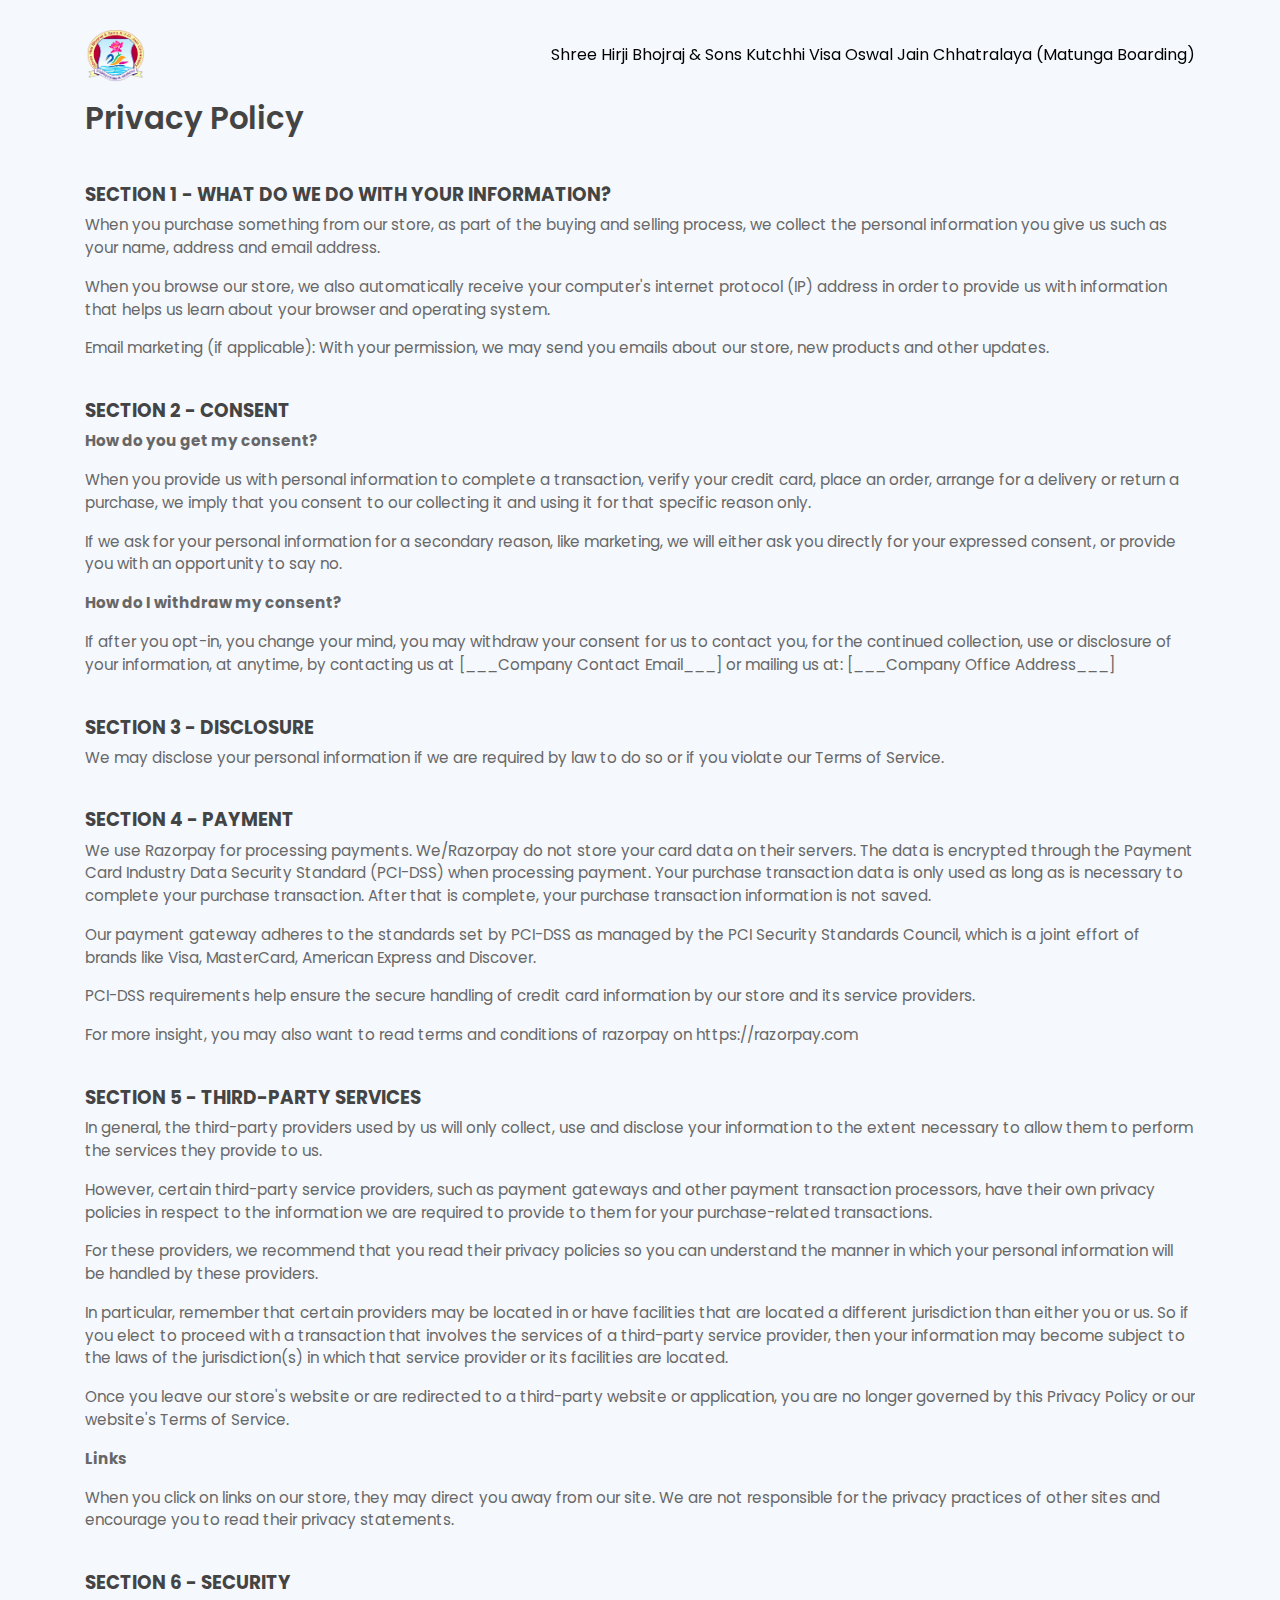
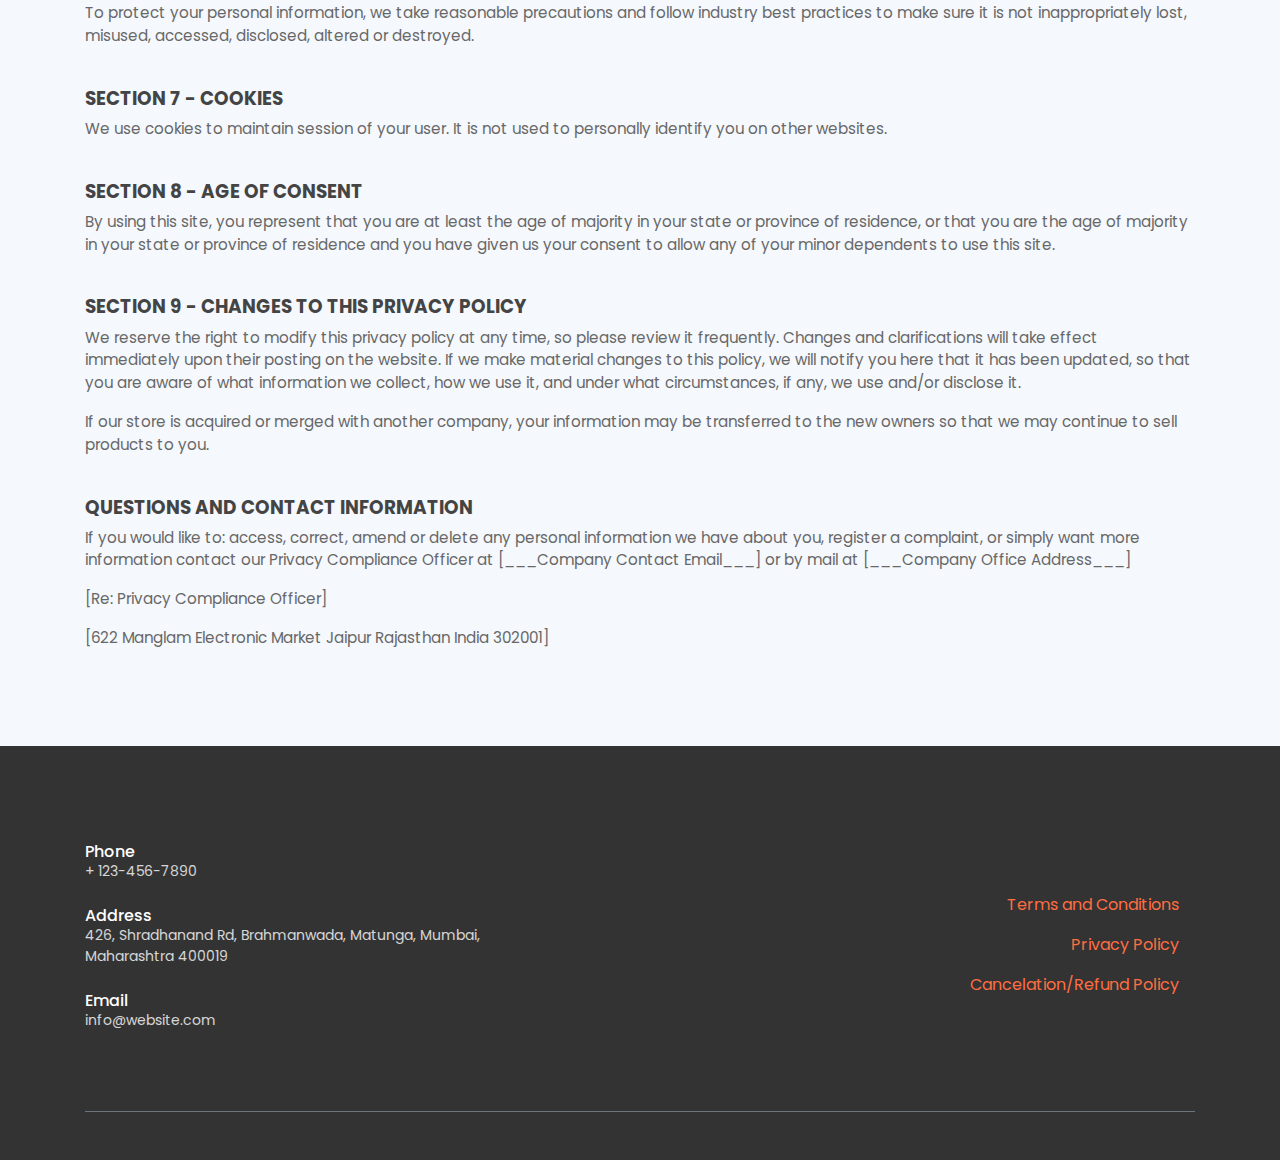
<file: public_html/privacy.html>
<!DOCTYPE html>
<html lang="en">
<head>
	<meta charset="utf-8">
    <meta name="viewport" content="width=device-width, initial-scale=1, shrink-to-fit=no">
    <meta name="description" content="Start your development with LeadMark landing page.">
    <meta name="author" content="Devcrud">
    <title>Privacy Policy</title>
    <link rel="shortcut icon" href="/favicon.ico">
    <!-- font icons -->
    <link rel="stylesheet" href="assets/vendors/themify-icons/css/themify-icons.css">
    <!-- Bootstrap + LeadMark main styles -->
	<link rel="stylesheet" href="assets/css/leadmark.css">
</head>
<body  data-target=".navbar" data-offset="40" id="home">

    <nav class="navbar custom-navbar navbar-expand-md navbar-light fixed-top" data-spy="affix" data-offset-top="10">
        <div class="container">
            <a class="navbar-brand" href="#">
                <img width="100px" src="assets/imgs/logomb.png" alt="">
            </a>
            <button class="navbar-toggler ml-auto" type="button" data-toggle="collapse" data-target="#navbarSupportedContent" aria-controls="navbarSupportedContent" aria-expanded="false" aria-label="Toggle navigation">
                <span class="navbar-toggler-icon"></span>
            </button>
            <div class="collapse navbar-collapse" id="navbarSupportedContent">
                <ul class="navbar-nav ml-auto">                     
                    <li><a class="tnc-link" href="index.html">Shree Hirji Bhojraj & Sons Kutchhi Visa Oswal Jain Chhatralaya (Matunga Boarding)</a></li>
                </ul>
            </div>
        </div>
    </nav>

    <section class="section" id="membership">
        <div class="container">
            <h6 class="tnc-section-title text-left">Privacy Policy</h6>

            <h6 class="text-left tnc-head">SECTION 1 - WHAT DO WE DO WITH YOUR INFORMATION?</h6>
            <p class="tnc-p">When you purchase something from our store, as part of the buying and selling process, we collect the personal information you give us such as your name, address and email address.</p>
            <p class="tnc-p">When you browse our store, we also automatically receive your computer's internet protocol (IP) address in order to provide us with information that helps us learn about your browser and operating system.</p>
            <p class="tnc-p">Email marketing (if applicable): With your permission, we may send you emails about our store, new products and other updates.</p>



            <h6 class="text-left tnc-head">SECTION 2 - CONSENT</h6>
            <p class="tnc-p"><b>How do you get my consent?</b></p>
            <p class="tnc-p">When you provide us with personal information to complete a transaction, verify your credit card, place an order, arrange for a delivery or return a purchase, we imply that you consent to our collecting it and using it for that specific reason only.</p>
            <p class="tnc-p">If we ask for your personal information for a secondary reason, like marketing, we will either ask you directly for your expressed consent, or provide you with an opportunity to say no.</p>
            <p class="tnc-p"><b>How do I withdraw my consent?</b></p>
            <p class="tnc-p">If after you opt-in, you change your mind, you may withdraw your consent for us to contact you, for the continued collection, use or disclosure of your information, at anytime, by contacting us at [___Company Contact Email___] or mailing us at: [___Company Office Address___]</p>


            <h6 class="text-left tnc-head">SECTION 3 - DISCLOSURE</h6>
            <p class="tnc-p">We may disclose your personal information if we are required by law to do so or if you violate our Terms of Service.</p>


            <h6 class="text-left tnc-head">SECTION 4 - PAYMENT</h6>
            <p class="tnc-p">We use Razorpay for processing payments. We/Razorpay do not store your card data on their servers. The data is encrypted through the Payment Card Industry Data Security Standard (PCI-DSS) when processing payment. Your purchase transaction data is only used as long as is necessary to complete your purchase transaction. After that is complete, your purchase transaction information is not saved.</p>
            <p class="tnc-p">Our payment gateway adheres to the standards set by PCI-DSS as managed by the PCI Security Standards Council, which is a joint effort of brands like Visa, MasterCard, American Express and Discover.</p>
            <p class="tnc-p">PCI-DSS requirements help ensure the secure handling of credit card information by our store and its service providers.</p>
            <p class="tnc-p">For more insight, you may also want to read terms and conditions of razorpay on https://razorpay.com</p>



            <h6 class="text-left tnc-head">SECTION 5 - THIRD-PARTY SERVICES</h6>
            <p class="tnc-p">In general, the third-party providers used by us will only collect, use and disclose your information to the extent necessary to allow them to perform the services they provide to us.</p>
            <p class="tnc-p">However, certain third-party service providers, such as payment gateways and other payment transaction processors, have their own privacy policies in respect to the information we are required to provide to them for your purchase-related transactions.</p>
            <p class="tnc-p">For these providers, we recommend that you read their privacy policies so you can understand the manner in which your personal information will be handled by these providers.</p>
            <p class="tnc-p">In particular, remember that certain providers may be located in or have facilities that are located a different jurisdiction than either you or us. So if you elect to proceed with a transaction that involves the services of a third-party service provider, then your information may become subject to the laws of the jurisdiction(s) in which that service provider or its facilities are located.</p>
            <p class="tnc-p">Once you leave our store's website or are redirected to a third-party website or application, you are no longer governed by this Privacy Policy or our website's Terms of Service.</p>

            <p class="tnc-p"><b>Links</b></p>
            <p class="tnc-p">When you click on links on our store, they may direct you away from our site. We are not responsible for the privacy practices of other sites and encourage you to read their privacy statements.</p>


            <h6 class="text-left tnc-head">SECTION 6 - SECURITY</h6>
            <p class="tnc-p">To protect your personal information, we take reasonable precautions and follow industry best practices to make sure it is not inappropriately lost, misused, accessed, disclosed, altered or destroyed.</p>


            <h6 class="text-left tnc-head">SECTION 7 - COOKIES</h6>
            <p class="tnc-p">We use cookies to maintain session of your user. It is not used to personally identify you on other websites.</p>


            <h6 class="text-left tnc-head">SECTION 8 - AGE OF CONSENT</h6>
            <p class="tnc-p">By using this site, you represent that you are at least the age of majority in your state or province of residence, or that you are the age of majority in your state or province of residence and you have given us your consent to allow any of your minor dependents to use this site.</p>


            <h6 class="text-left tnc-head">SECTION 9 - CHANGES TO THIS PRIVACY POLICY</h6>
            <p class="tnc-p">We reserve the right to modify this privacy policy at any time, so please review it frequently. Changes and clarifications will take effect immediately upon their posting on the website. If we make material changes to this policy, we will notify you here that it has been updated, so that you are aware of what information we collect, how we use it, and under what circumstances, if any, we use and/or disclose it.</p>
            <p class="tnc-p">If our store is acquired or merged with another company, your information may be transferred to the new owners so that we may continue to sell products to you.</p>



            <h6 class="text-left tnc-head">QUESTIONS AND CONTACT INFORMATION</h6>
            <p class="tnc-p">If you would like to: access, correct, amend or delete any personal information we have about you, register a complaint, or simply want more information contact our Privacy Compliance Officer at [___Company Contact Email___] or by mail at [___Company Office Address___]</p>


            <p class="tnc-p">[Re: Privacy Compliance Officer]</p>
            <p class="tnc-p">[622 Manglam Electronic Market Jaipur Rajasthan India 302001]</p>

        </div>
    </section>
    <!-- End of Testmonial Section -->

    <!-- Contact Section -->
    <section id="contact" class="section has-img-bg pb-0">
        <div class="container">
            <div class="row align-items-center">
                <div class="col-md-5 my-3">
                    <h6 class="mb-0">Phone</h6>
                    <p class="mb-4">+ 123-456-7890</p>

                    <h6 class="mb-0">Address</h6>
                    <p class="mb-4">426, Shradhanand Rd, Brahmanwada, Matunga, Mumbai, Maharashtra 400019</p>

                    <h6 class="mb-0">Email</h6>
                    <p class="mb-0">info@website.com</p>
                    <p></p>
                </div>
                <div class="col-md-7 text-right">
                    <a class="nav-link" href="TnC.html" target="_blank" rel="noopener noreferrer">Terms and Conditions</a>
                    <a class="nav-link" href="privacy.html" target="_blank" rel="noopener noreferrer">Privacy Policy</a>
                    <a class="nav-link" href="refund.html" target="_blank" rel="noopener noreferrer">Cancelation/Refund Policy</a>
                </div>
            </div>
            <!-- Page Footer -->
            <footer class="mt-5 py-4 border-top border-secondary">
                <!-- <p class="mb-0 small">&copy; <script>document.write(new Date().getFullYear())</script>, LeadMark Created By <a href="https://www.devcrud.com" target="_blank">DevCrud.</a>  All rights reserved </p>      -->
            </footer>
            <!-- End of Page Footer -->  
        </div>
    </section>
	
	<!-- core  -->
    <script src="assets/vendors/jquery/jquery-3.4.1.js"></script>
    <script src="assets/vendors/bootstrap/bootstrap.bundle.js"></script>

    <!-- bootstrap 3 affix -->
	<script src="assets/vendors/bootstrap/bootstrap.affix.js"></script>

    <!-- Isotope -->
    <script src="assets/vendors/isotope/isotope.pkgd.js"></script>

    <!-- LeadMark js -->
    <script src="assets/js/mb.js"></script>

</body>
</html>
</file>
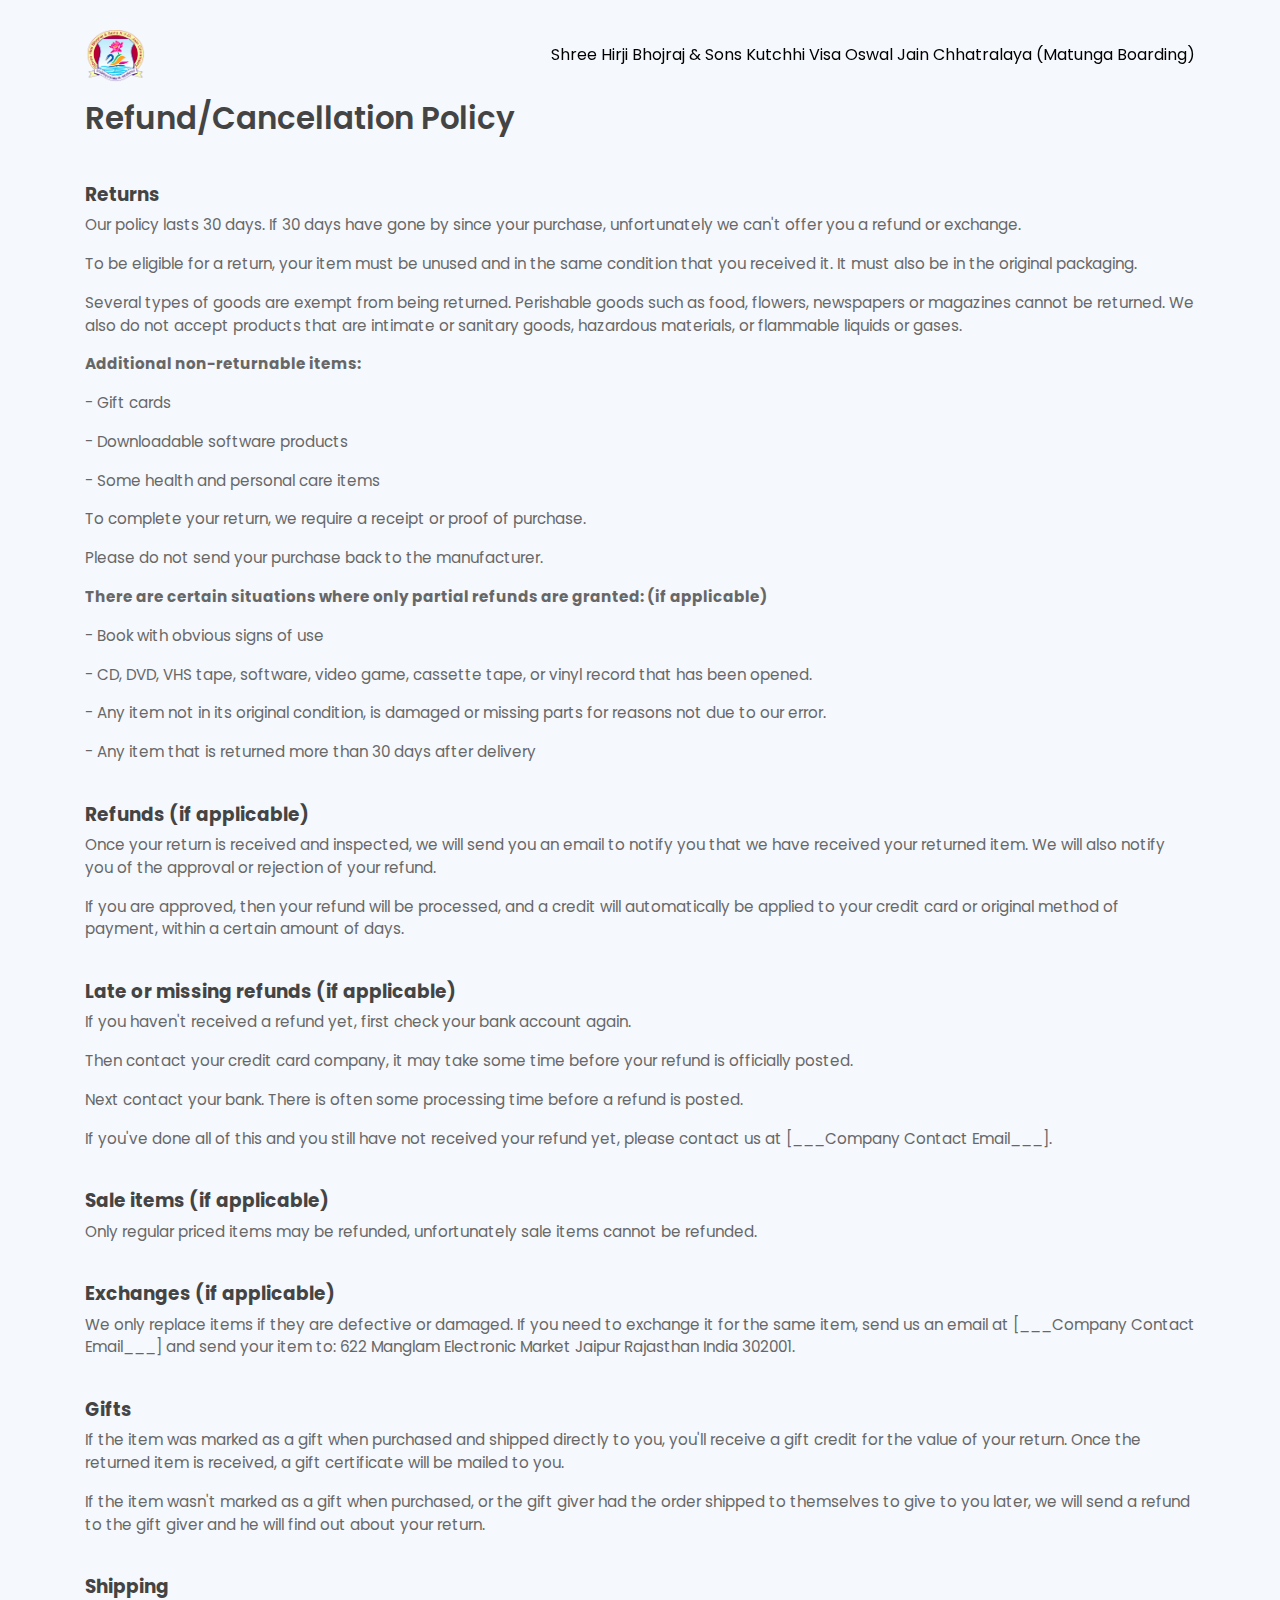
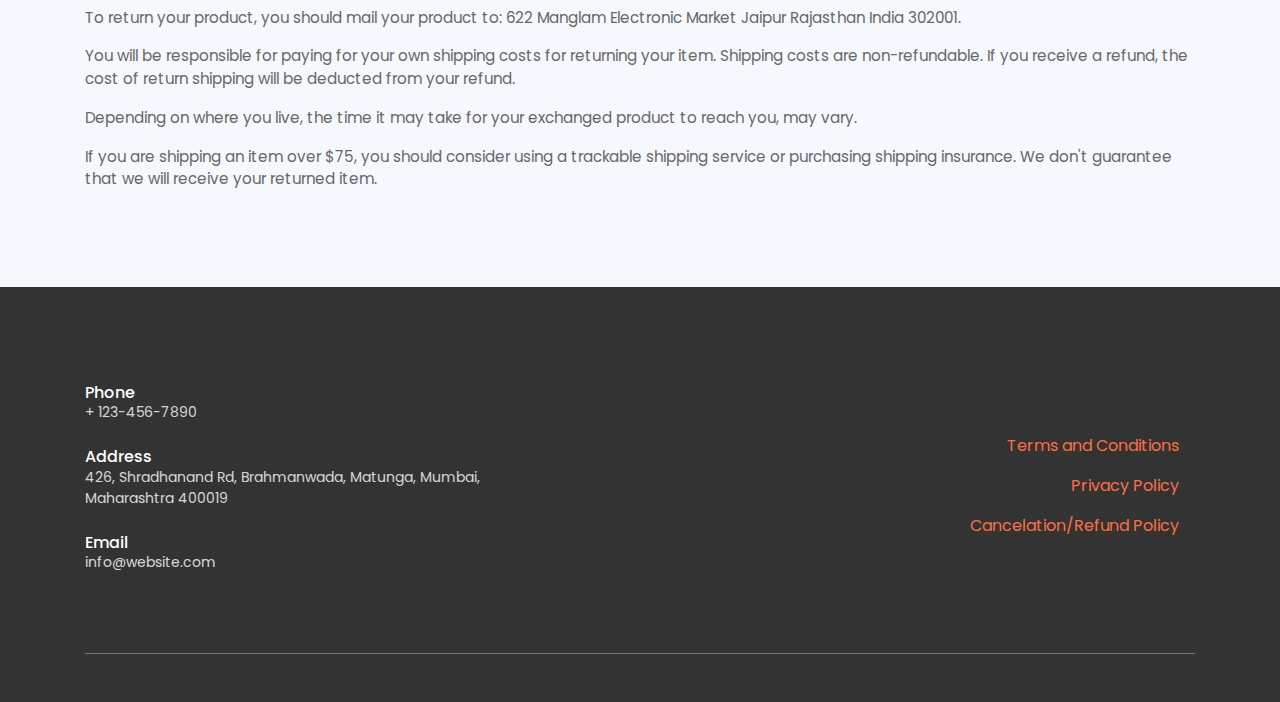
<file: public_html/refund.html>
<!DOCTYPE html>
<html lang="en">
<head>
	<meta charset="utf-8">
    <meta name="viewport" content="width=device-width, initial-scale=1, shrink-to-fit=no">
    
    <title>Refund/Cancellation Policy</title>
    <link rel="shortcut icon" href="/favicon.ico">
    <!-- font icons -->
    <link rel="stylesheet" href="assets/vendors/themify-icons/css/themify-icons.css">
    <!-- Bootstrap + LeadMark main styles -->
	<link rel="stylesheet" href="assets/css/leadmark.css">
</head>
<body  data-target=".navbar" data-offset="40" id="home">

    <nav class="navbar custom-navbar navbar-expand-md navbar-light fixed-top" data-spy="affix" data-offset-top="10">
        <div class="container">
            <a class="navbar-brand" href="#">
                <img width="100px" src="assets/imgs/logomb.png" alt="">
            </a>
            <button class="navbar-toggler ml-auto" type="button" data-toggle="collapse" data-target="#navbarSupportedContent" aria-controls="navbarSupportedContent" aria-expanded="false" aria-label="Toggle navigation">
                <span class="navbar-toggler-icon"></span>
            </button>
            <div class="collapse navbar-collapse" id="navbarSupportedContent">
                <ul class="navbar-nav ml-auto">                     
                    <li><a class="tnc-link" href="index.html">Shree Hirji Bhojraj & Sons Kutchhi Visa Oswal Jain Chhatralaya (Matunga Boarding)</a></li>
                </ul>
            </div>
        </div>
    </nav>

    <section class="section" id="membership">
        <div class="container">
            <h6 class="tnc-section-title text-left">Refund/Cancellation Policy</h6>

            <h6 class="text-left tnc-head">Returns</h6>
            <p class="tnc-p">Our policy lasts 30 days. If 30 days have gone by since your purchase, unfortunately we can't offer you a refund or exchange.</p>
            <p class="tnc-p">To be eligible for a return, your item must be unused and in the same condition that you received it. It must also be in the original packaging.</p>
            <p class="tnc-p">Several types of goods are exempt from being returned. Perishable goods such as food, flowers, newspapers or magazines cannot be returned. We also do not accept products that are intimate or sanitary goods, hazardous materials, or flammable liquids or gases.</p>
            <p class="tnc-p"><b>Additional non-returnable items:</b></p>
            <p class="tnc-p">- Gift cards</p>
            <p class="tnc-p">- Downloadable software products</p>
            <p class="tnc-p">- Some health and personal care items</p>
            <p class="tnc-p">To complete your return, we require a receipt or proof of purchase.</p>
            <p class="tnc-p">Please do not send your purchase back to the manufacturer.</p>
            <p class="tnc-p"><b>There are certain situations where only partial refunds are granted: (if applicable)</b></p>
            <p class="tnc-p">- Book with obvious signs of use</p>
            <p class="tnc-p">- CD, DVD, VHS tape, software, video game, cassette tape, or vinyl record that has been opened.</p>
            <p class="tnc-p">- Any item not in its original condition, is damaged or missing parts for reasons not due to our error.</p>
            <p class="tnc-p">- Any item that is returned more than 30 days after delivery</p>
            
            <h6 class="text-left tnc-head">Refunds (if applicable)</h6>
            <p class="tnc-p">Once your return is received and inspected, we will send you an email to notify you that we have received your returned item. We will also notify you of the approval or rejection of your refund.</p>
            <p class="tnc-p">If you are approved, then your refund will be processed, and a credit will automatically be applied to your credit card or original method of payment, within a certain amount of days.</p>

            <h6 class="text-left tnc-head">Late or missing refunds (if applicable)</h6>
            <p class="tnc-p">If you haven't received a refund yet, first check your bank account again.</p>
            <p class="tnc-p">Then contact your credit card company, it may take some time before your refund is officially posted.</p>
            <p class="tnc-p">Next contact your bank. There is often some processing time before a refund is posted.</p>
            <p class="tnc-p">If you've done all of this and you still have not received your refund yet, please contact us at [___Company Contact Email___].</p>

            <h6 class="text-left tnc-head">Sale items (if applicable)</h6>
            <p class="tnc-p">Only regular priced items may be refunded, unfortunately sale items cannot be refunded.</p>

            <h6 class="text-left tnc-head">Exchanges (if applicable)</h6>
            <p class="tnc-p">We only replace items if they are defective or damaged.  If you need to exchange it for the same item, send us an email at [___Company Contact Email___] and send your item to: 622 Manglam Electronic Market Jaipur Rajasthan India 302001.</p>

            <h6 class="text-left tnc-head">Gifts</h6>
            <p class="tnc-p">If the item was marked as a gift when purchased and shipped directly to you, you'll receive a gift credit for the value of your return. Once the returned item is received, a gift certificate will be mailed to you.</p>
            <p class="tnc-p">If the item wasn't marked as a gift when purchased, or the gift giver had the order shipped to themselves to give to you later, we will send a refund to the gift giver and he will find out about your return.</p>

            <h6 class="text-left tnc-head">Shipping</h6>
            <p class="tnc-p">To return your product, you should mail your product to: 622 Manglam Electronic Market Jaipur Rajasthan India 302001.</p>
            <p class="tnc-p">You will be responsible for paying for your own shipping costs for returning your item. Shipping costs are non-refundable. If you receive a refund, the cost of return shipping will be deducted from your refund.</p>
            <p class="tnc-p">Depending on where you live, the time it may take for your exchanged product to reach you, may vary.</p>
            <p class="tnc-p">If you are shipping an item over $75, you should consider using a trackable shipping service or purchasing shipping insurance. We don't guarantee that we will receive your returned item.</p>

        </div>
    </section>
    <!-- End of Testmonial Section -->

    <!-- Contact Section -->
    <section id="contact" class="section has-img-bg pb-0">
        <div class="container">
            <div class="row align-items-center">
                <div class="col-md-5 my-3">
                    <h6 class="mb-0">Phone</h6>
                    <p class="mb-4">+ 123-456-7890</p>

                    <h6 class="mb-0">Address</h6>
                    <p class="mb-4">426, Shradhanand Rd, Brahmanwada, Matunga, Mumbai, Maharashtra 400019</p>

                    <h6 class="mb-0">Email</h6>
                    <p class="mb-0">info@website.com</p>
                    <p></p>
                </div>
                <div class="col-md-7 text-right">
                    <a class="nav-link" href="TnC.html" target="_blank" rel="noopener noreferrer">Terms and Conditions</a>
                    <a class="nav-link" href="privacy.html" target="_blank" rel="noopener noreferrer">Privacy Policy</a>
                    <a class="nav-link" href="refund.html" target="_blank" rel="noopener noreferrer">Cancelation/Refund Policy</a>
                </div>
            </div>
            <!-- Page Footer -->
            <footer class="mt-5 py-4 border-top border-secondary">
                <!-- <p class="mb-0 small">&copy; <script>document.write(new Date().getFullYear())</script>, LeadMark Created By <a href="https://www.devcrud.com" target="_blank">DevCrud.</a>  All rights reserved </p>      -->
            </footer>
            <!-- End of Page Footer -->  
        </div>
    </section>
	
	<!-- core  -->
    <script src="assets/vendors/jquery/jquery-3.4.1.js"></script>
    <script src="assets/vendors/bootstrap/bootstrap.bundle.js"></script>

    <!-- bootstrap 3 affix -->
	<script src="assets/vendors/bootstrap/bootstrap.affix.js"></script>

    <!-- Isotope -->
    <script src="assets/vendors/isotope/isotope.pkgd.js"></script>

    <!-- LeadMark js -->
    <script src="assets/js/mb.js"></script>
</body>
</html>
</file>
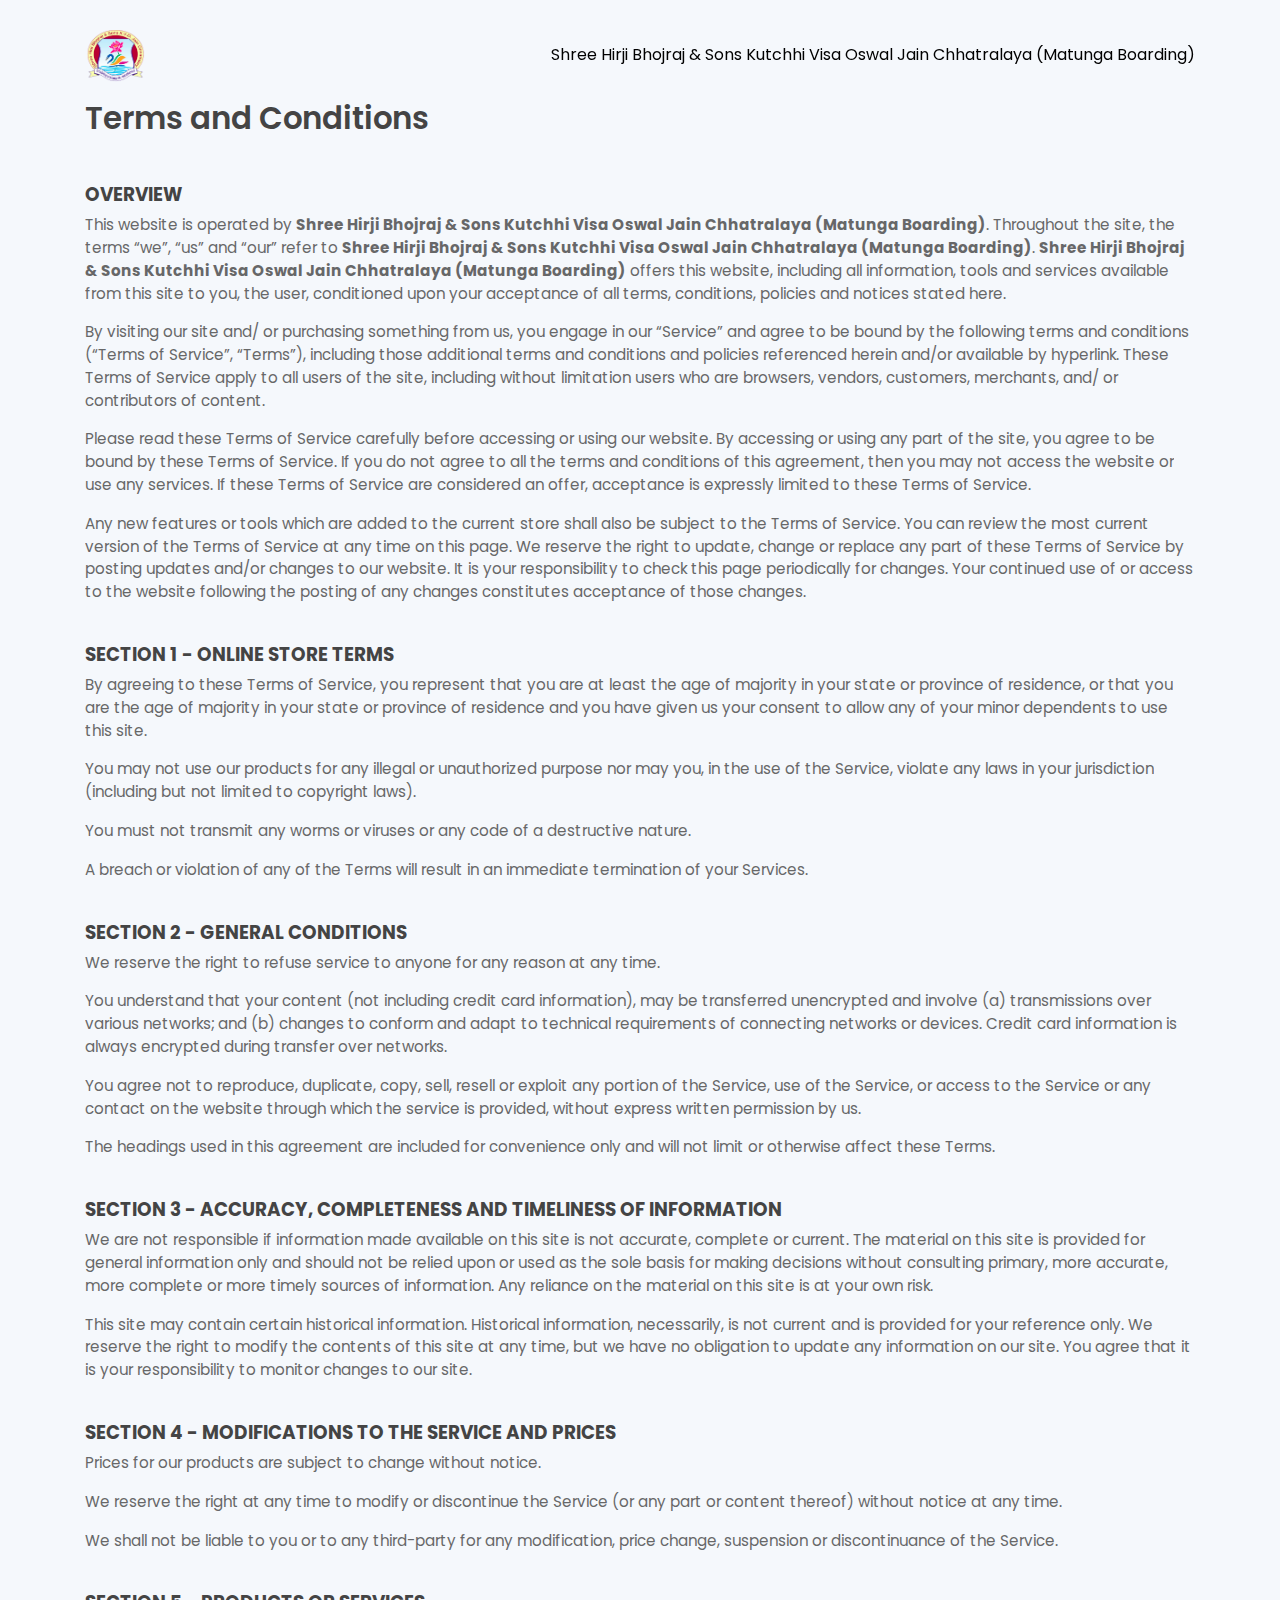
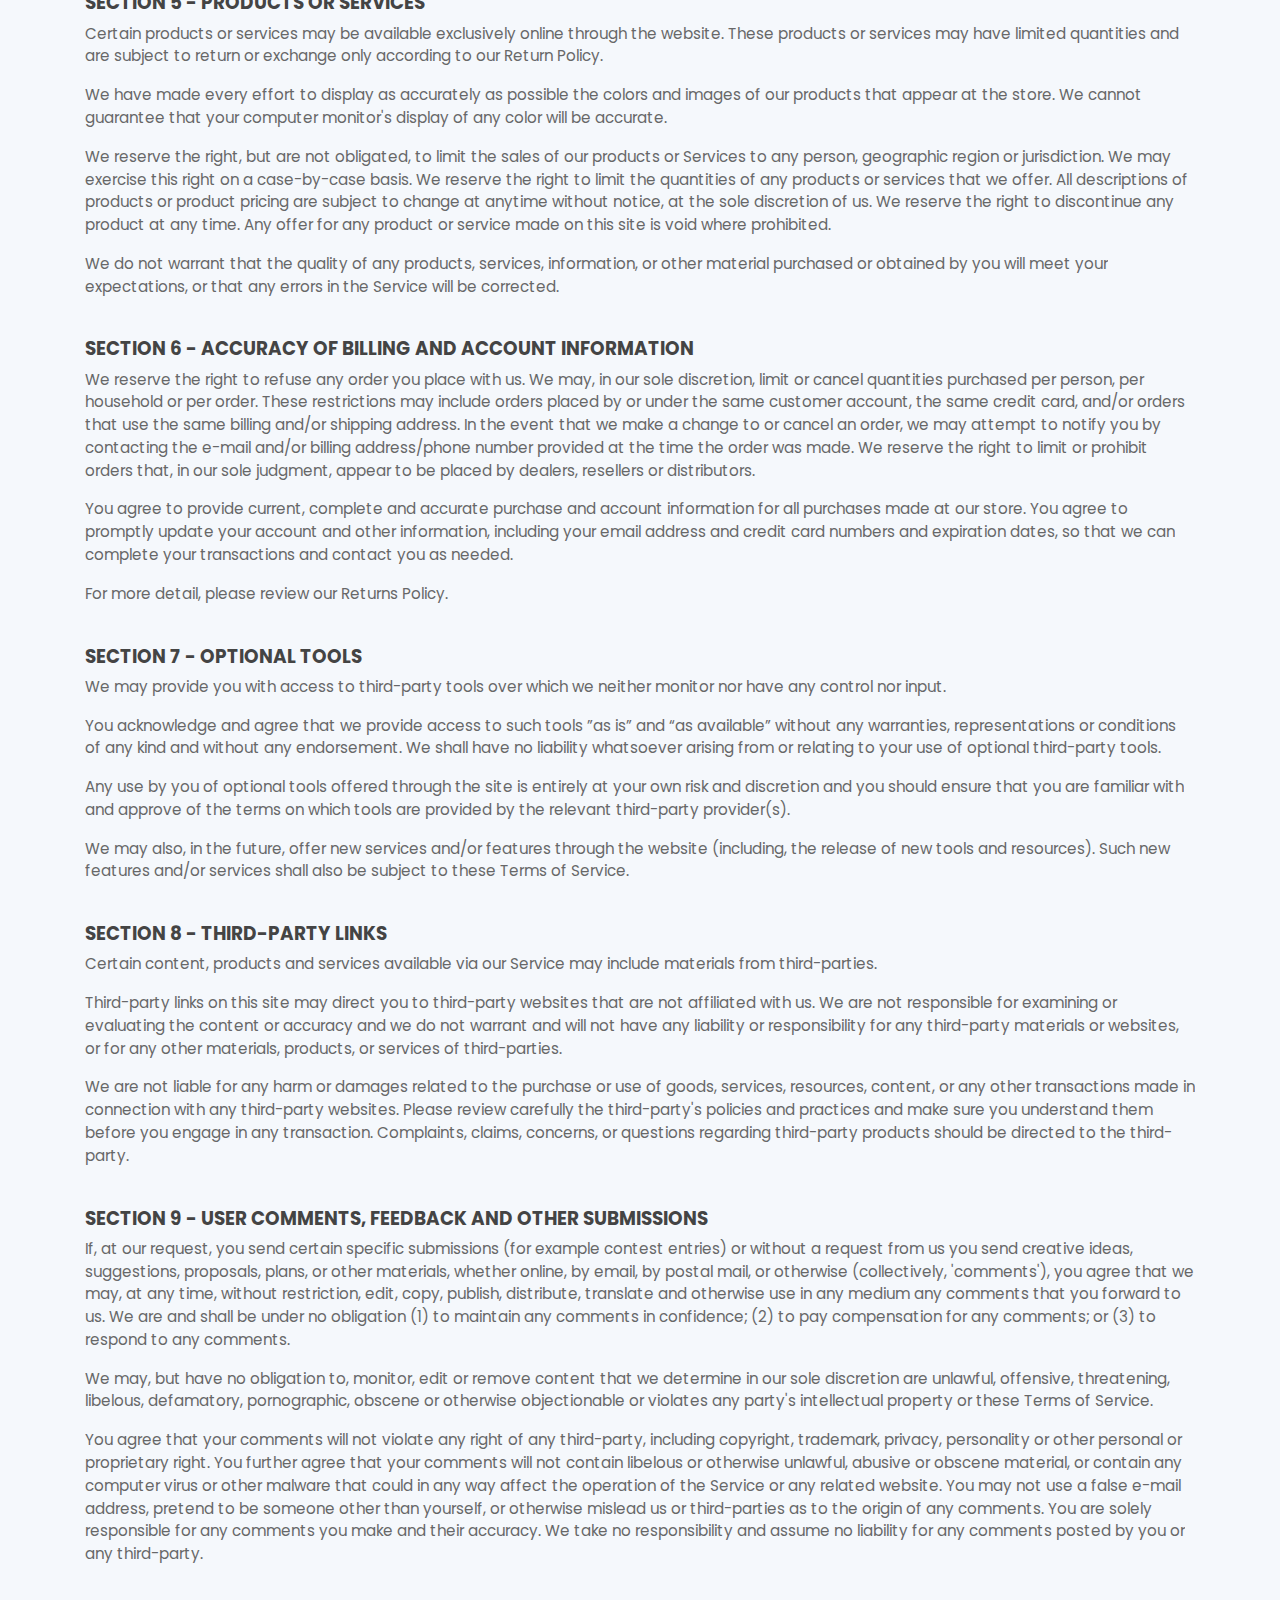
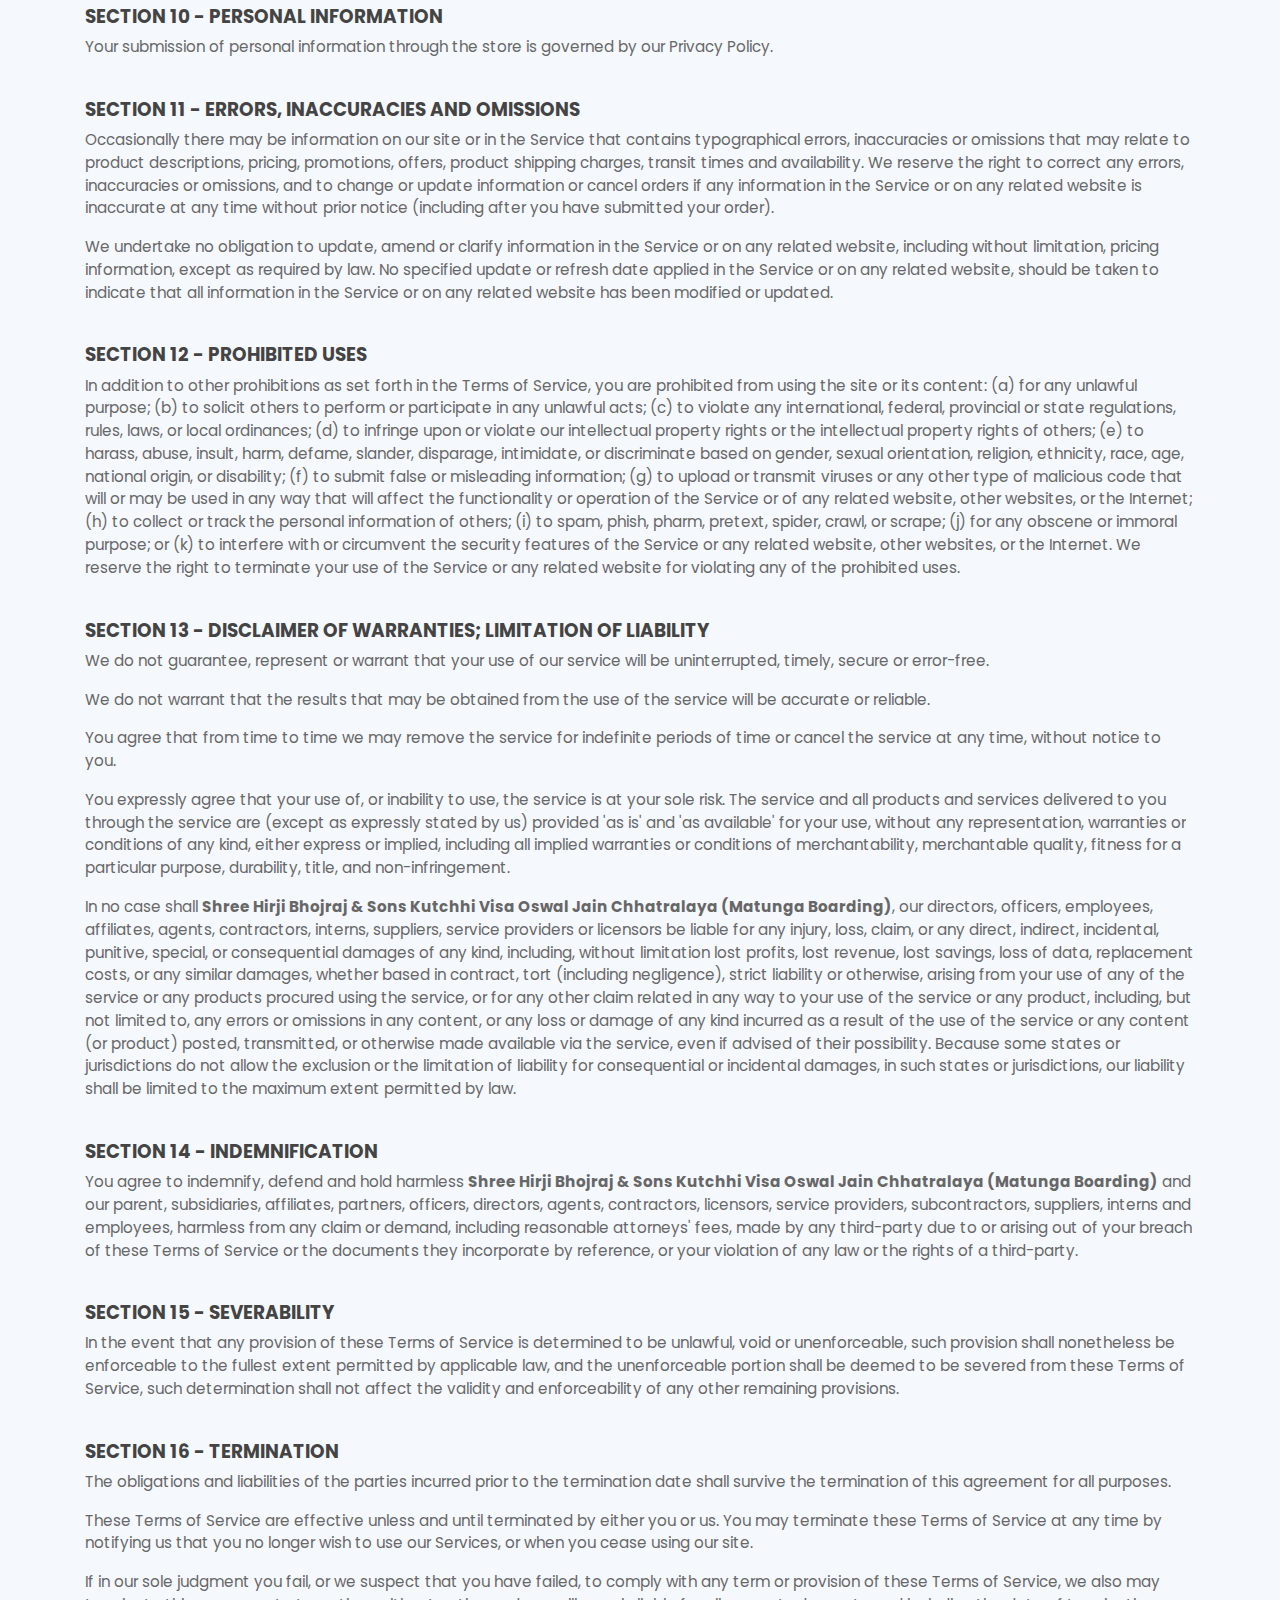
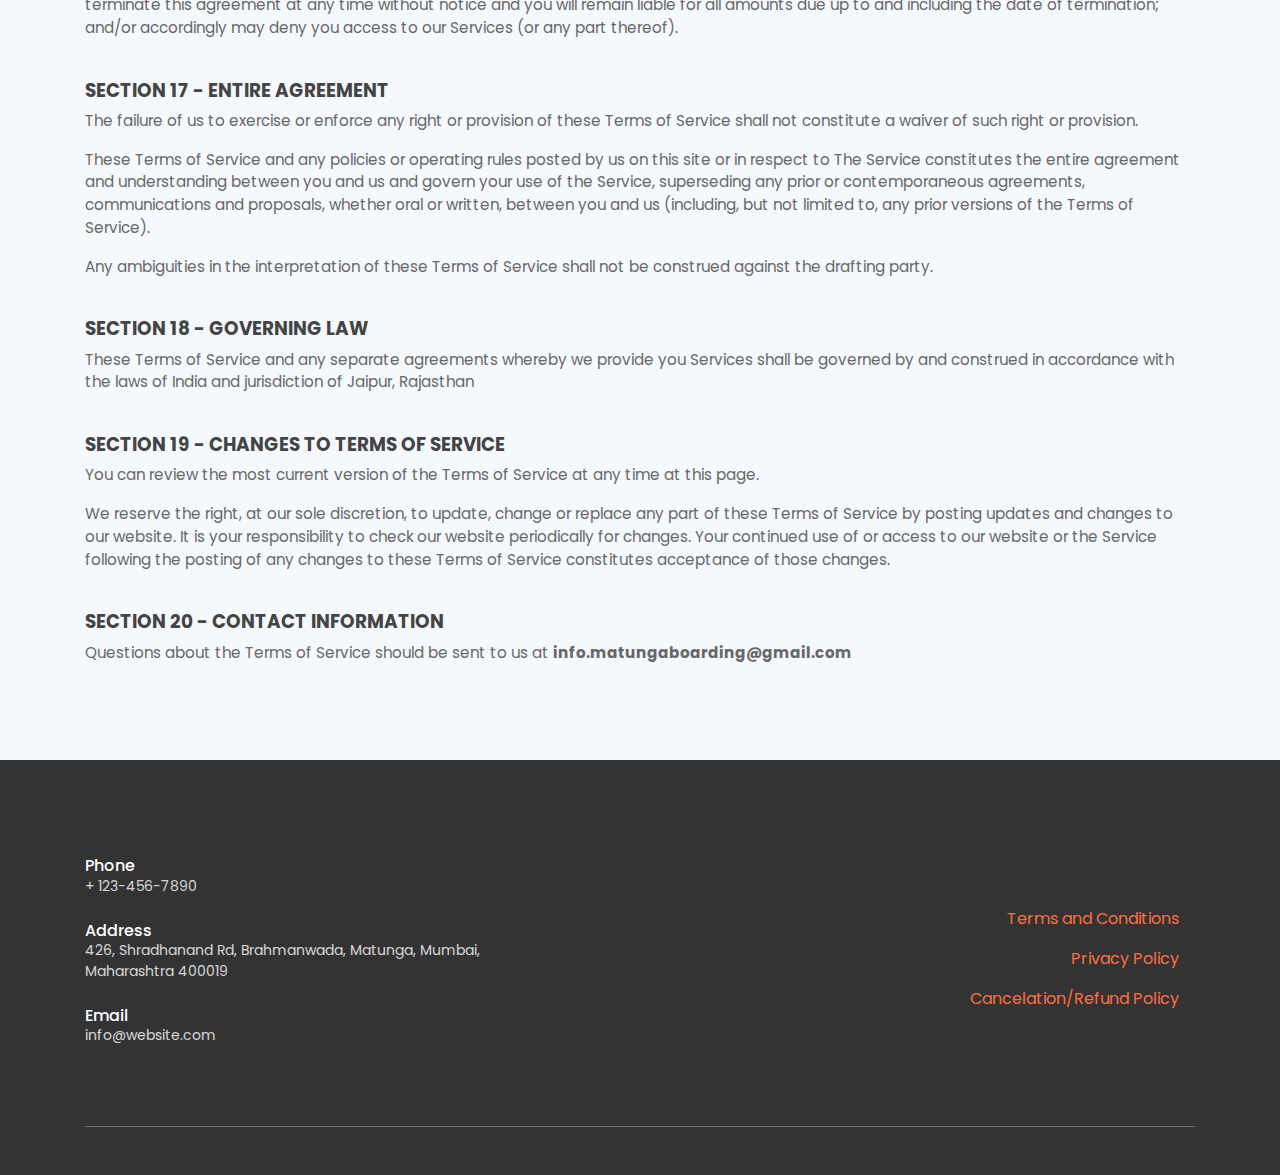
<file: public_html/TnC.html>
<!DOCTYPE html>
<html lang="en">
<head>
	<meta charset="utf-8">
    <meta name="viewport" content="width=device-width, initial-scale=1, shrink-to-fit=no">
    <title>Terms and Conditions</title>
    <link rel="shortcut icon" href="/favicon.ico">
    <!-- font icons -->
    <link rel="stylesheet" href="assets/vendors/themify-icons/css/themify-icons.css">
    <!-- Bootstrap + LeadMark main styles -->
	<link rel="stylesheet" href="assets/css/leadmark.css">
</head>
<body  data-target=".navbar" data-offset="40" id="home">

    <nav class="navbar custom-navbar navbar-expand-md navbar-light fixed-top" data-spy="affix" data-offset-top="10">
        <div class="container">
            <a class="navbar-brand" href="#">
                <img width="100px" src="assets/imgs/logomb.png" alt="">
            </a>
            <button class="navbar-toggler ml-auto" type="button" data-toggle="collapse" data-target="#navbarSupportedContent" aria-controls="navbarSupportedContent" aria-expanded="false" aria-label="Toggle navigation">
                <span class="navbar-toggler-icon"></span>
            </button>
            <div class="collapse navbar-collapse" id="navbarSupportedContent">
                <ul class="navbar-nav ml-auto">                     
                    <li><a class="tnc-link" href="index.html">Shree Hirji Bhojraj & Sons Kutchhi Visa Oswal Jain Chhatralaya (Matunga Boarding)</a></li>
                </ul>
            </div>
        </div>
    </nav>

    <section class="section" id="membership">
        <div class="container">
            <h6 class="tnc-section-title text-left">Terms and Conditions</h6>

            <h6 class="text-left tnc-head">OVERVIEW</h6>
            <p class="tnc-p">This website is operated by <b>Shree Hirji Bhojraj & Sons Kutchhi Visa Oswal Jain Chhatralaya (Matunga Boarding)</b>. Throughout the site, the terms “we”, “us” and “our” refer to <b>Shree Hirji Bhojraj & Sons Kutchhi Visa Oswal Jain Chhatralaya (Matunga Boarding)</b>. <b>Shree Hirji Bhojraj & Sons Kutchhi Visa Oswal Jain Chhatralaya (Matunga Boarding)</b> offers this website, including all information, tools and services available from this site to you, the user, conditioned upon your acceptance of all terms, conditions, policies and notices stated here.</p>
            <p class="tnc-p">By visiting our site and/ or purchasing something from us, you engage in our “Service” and agree to be bound by the following terms and conditions (“Terms of Service”, “Terms”), including those additional terms and conditions and policies referenced herein and/or available by hyperlink. These Terms of Service apply  to all users of the site, including without limitation users who are browsers, vendors, customers, merchants, and/ or contributors of content.</p>
            <p class="tnc-p">Please read these Terms of Service carefully before accessing or using our website. By accessing or using any part of the site, you agree to be bound by these Terms of Service. If you do not agree to all the terms and conditions of this agreement, then you may not access the website or use any services. If these Terms of Service are considered an offer, acceptance is expressly limited to these Terms of Service.</p>
            <p class="tnc-p">Any new features or tools which are added to the current store shall also be subject to the Terms of Service. You can review the most current version of the Terms of Service at any time on this page. We reserve the right to update, change or replace any part of these Terms of Service by posting updates and/or changes to our website. It is your responsibility to check this page periodically for changes. Your continued use of or access to the website following the posting of any changes constitutes acceptance of those changes.</p>
            
            <h6 class="text-left tnc-head">SECTION 1 - ONLINE STORE TERMS</h6>
            <p class="tnc-p">By agreeing to these Terms of Service, you represent that you are at least the age of majority in your state or province of residence, or that you are the age of majority in your state or province of residence and you have given us your consent to allow any of your minor dependents to use this site.</p>
            <p class="tnc-p">You may not use our products for any illegal or unauthorized purpose nor may you, in the use of the Service, violate any laws in your jurisdiction (including but not limited to copyright laws).</p>
            <p class="tnc-p">You must not transmit any worms or viruses or any code of a destructive nature.</p>
            <p class="tnc-p">A breach or violation of any of the Terms will result in an immediate termination of your Services.</p>

            <h6 class="text-left tnc-head">SECTION 2 - GENERAL CONDITIONS</h6>
            <p class="tnc-p">We reserve the right to refuse service to anyone for any reason at any time.</p>
            <p class="tnc-p">You understand that your content (not including credit card information), may be transferred unencrypted and involve (a) transmissions over various networks; and (b) changes to conform and adapt to technical requirements of connecting networks or devices. Credit card information is always encrypted during transfer over networks.</p>
            <p class="tnc-p">You agree not to reproduce, duplicate, copy, sell, resell or exploit any portion of the Service, use of the Service, or access to the Service or any contact on the website through which the service is provided, without express written permission by us.</p>
            <p class="tnc-p">The headings used in this agreement are included for convenience only and will not limit or otherwise affect these Terms.</p>   
            
            <h6 class="text-left tnc-head">SECTION 3 - ACCURACY, COMPLETENESS AND TIMELINESS OF INFORMATION</h6>
            <p class="tnc-p">We are not responsible if information made available on this site is not accurate, complete or current. The material on this site is provided for general information only and should not be relied upon or used as the sole basis for making decisions without consulting primary, more accurate, more complete or more timely sources of information. Any reliance on the material on this site is at your own risk.</p>
            <p class="tnc-p">This site may contain certain historical information. Historical information, necessarily, is not current and is provided for your reference only. We reserve the right to modify the contents of this site at any time, but we have no obligation to update any information on our site. You agree that it is your responsibility to monitor changes to our site.</p>
        
            <h6 class="text-left tnc-head">SECTION 4 - MODIFICATIONS TO THE SERVICE AND PRICES</h6>
            <p class="tnc-p">Prices for our products are subject to change without notice.</p>
            <p class="tnc-p">We reserve the right at any time to modify or discontinue the Service (or any part or content thereof) without notice at any time.</p>
            <p class="tnc-p">We shall not be liable to you or to any third-party for any modification, price change, suspension or discontinuance of the Service.</p>


            <h6 class="text-left tnc-head">SECTION 5 - PRODUCTS OR SERVICES</h6>
            <p class="tnc-p">Certain products or services may be available exclusively online through the website. These products or services may have limited quantities and are subject to return or exchange only according to our Return Policy.</p>
            <p class="tnc-p">We have made every effort to display as accurately as possible the colors and images of our products that appear at the store. We cannot guarantee that your computer monitor's display of any color will be accurate.</p>
            <p class="tnc-p">We reserve the right, but are not obligated, to limit the sales of our products or Services to any person, geographic region or jurisdiction. We may exercise this right on a case-by-case basis. We reserve the right to limit the quantities of any products or services that we offer. All descriptions of products or product pricing are subject to change at anytime without notice, at the sole discretion of us. We reserve the right to discontinue any product at any time. Any offer for any product or service made on this site is void where prohibited.</p>
            <p class="tnc-p">We do not warrant that the quality of any products, services, information, or other material purchased or obtained by you will meet your expectations, or that any errors in the Service will be corrected.</p>



            <h6 class="text-left tnc-head">SECTION 6 - ACCURACY OF BILLING AND ACCOUNT INFORMATION</h6>
            <p class="tnc-p">We reserve the right to refuse any order you place with us. We may, in our sole discretion, limit or cancel quantities purchased per person, per household or per order. These restrictions may include orders placed by or under the same customer account, the same credit card, and/or orders that use the same billing and/or shipping address. In the event that we make a change to or cancel an order, we may attempt to notify you by contacting the e-mail and/or billing address/phone number provided at the time the order was made. We reserve the right to limit or prohibit orders that, in our sole judgment, appear to be placed by dealers, resellers or distributors.</p>
            <p class="tnc-p">You agree to provide current, complete and accurate purchase and account information for all purchases made at our store. You agree to promptly update your account and other information, including your email address and credit card numbers and expiration dates, so that we can complete your transactions and contact you as needed.</p>
            <p class="tnc-p">For more detail, please review our Returns Policy.</p>

            <h6 class="text-left tnc-head">SECTION 7 - OPTIONAL TOOLS</h6>
            <p class="tnc-p">We may provide you with access to third-party tools over which we neither monitor nor have any control nor input.</p>
            <p class="tnc-p">You acknowledge and agree that we provide access to such tools ”as is” and “as available” without any warranties, representations or conditions of any kind and without any endorsement. We shall have no liability whatsoever arising from or relating to your use of optional third-party tools.</p>
            <p class="tnc-p">Any use by you of optional tools offered through the site is entirely at your own risk and discretion and you should ensure that you are familiar with and approve of the terms on which tools are provided by the relevant third-party provider(s).</p>
            <p class="tnc-p">We may also, in the future, offer new services and/or features through the website (including, the release of new tools and resources). Such new features and/or services shall also be subject to these Terms of Service.</p>


            <h6 class="text-left tnc-head">SECTION 8 - THIRD-PARTY LINKS</h6>
            <p class="tnc-p">Certain content, products and services available via our Service may include materials from third-parties.</p>
            <p class="tnc-p">Third-party links on this site may direct you to third-party websites that are not affiliated with us. We are not responsible for examining or evaluating the content or accuracy and we do not warrant and will not have any liability or responsibility for any third-party materials or websites, or for any other materials, products, or services of third-parties.</p>
            <p class="tnc-p">We are not liable for any harm or damages related to the purchase or use of goods, services, resources, content, or any other transactions made in connection with any third-party websites. Please review carefully the third-party's policies and practices and make sure you understand them before you engage in any transaction. Complaints, claims, concerns, or questions regarding third-party products should be directed to the third-party.</p>



            <h6 class="text-left tnc-head">SECTION 9 - USER COMMENTS, FEEDBACK AND OTHER SUBMISSIONS</h6>
            <p class="tnc-p">If, at our request, you send certain specific submissions (for example contest entries) or without a request from us you send creative ideas, suggestions, proposals, plans, or other materials, whether online, by email, by postal mail, or otherwise (collectively, 'comments'), you agree that we may, at any time, without restriction, edit, copy, publish, distribute, translate and otherwise use in any medium any comments that you forward to us. We are and shall be under no obligation (1) to maintain any comments in confidence; (2) to pay compensation for any comments; or (3) to respond to any comments.</p>
            <p class="tnc-p">We may, but have no obligation to, monitor, edit or remove content that we determine in our sole discretion are unlawful, offensive, threatening, libelous, defamatory, pornographic, obscene or otherwise objectionable or violates any party's intellectual property or these Terms of Service.</p>
            <p class="tnc-p">You agree that your comments will not violate any right of any third-party, including copyright, trademark, privacy, personality or other personal or proprietary right. You further agree that your comments will not contain libelous or otherwise unlawful, abusive or obscene material, or contain any computer virus or other malware that could in any way affect the operation of the Service or any related website. You may not use a false e-mail address, pretend to be someone other than yourself, or otherwise mislead us or third-parties as to the origin of any comments. You are solely responsible for any comments you make and their accuracy. We take no responsibility and assume no liability for any comments posted by you or any third-party.</p>



            <h6 class="text-left tnc-head">SECTION 10 - PERSONAL INFORMATION</h6>
            <p class="tnc-p">Your submission of personal information through the store is governed by our Privacy Policy.</p>



            <h6 class="text-left tnc-head">SECTION 11 - ERRORS, INACCURACIES AND OMISSIONS</h6>
            <p class="tnc-p">Occasionally there may be information on our site or in the Service that contains typographical errors, inaccuracies or omissions that may relate to product descriptions, pricing, promotions, offers, product shipping charges, transit times and availability. We reserve the right to correct any errors, inaccuracies or omissions, and to change or update information or cancel orders if any information in the Service or on any related website is inaccurate at any time without prior notice (including after you have submitted your order).</p>
            <p class="tnc-p">We undertake no obligation to update, amend or clarify information in the Service or on any related website, including without limitation, pricing information, except as required by law. No specified update or refresh date applied in the Service or on any related website, should be taken to indicate that all information in the Service or on any related website has been modified or updated.</p>



            <h6 class="text-left tnc-head">SECTION 12 - PROHIBITED USES</h6>
            <p class="tnc-p">In addition to other prohibitions as set forth in the Terms of Service, you are prohibited from using the site or its content: (a) for any unlawful purpose; (b) to solicit others to perform or participate in any unlawful acts; (c) to violate any international, federal, provincial or state regulations, rules, laws, or local ordinances; (d) to infringe upon or violate our intellectual property rights or the intellectual property rights of others; (e) to harass, abuse, insult, harm, defame, slander, disparage, intimidate, or discriminate based on gender, sexual orientation, religion, ethnicity, race, age, national origin, or disability; (f) to submit false or misleading information; (g) to upload or transmit viruses or any other type of malicious code that will or may be used in any way that will affect the functionality or operation of the Service or of any related website, other websites, or the Internet; (h) to collect or track the personal information of others; (i) to spam, phish, pharm, pretext, spider, crawl, or scrape; (j) for any obscene or immoral purpose; or (k) to interfere with or circumvent the security features of the Service or any related website, other websites, or the Internet. We reserve the right to terminate your use of the Service or any related website for violating any of the prohibited uses.</p>


            <h6 class="text-left tnc-head">SECTION 13 - DISCLAIMER OF WARRANTIES; LIMITATION OF LIABILITY</h6>
            <p class="tnc-p">We do not guarantee, represent or warrant that your use of our service will be uninterrupted, timely, secure or error-free.</p>
            <p class="tnc-p">We do not warrant that the results that may be obtained from the use of the service will be accurate or reliable.</p>
            <p class="tnc-p">You agree that from time to time we may remove the service for indefinite periods of time or cancel the service at any time, without notice to you.</p>
            <p class="tnc-p">You expressly agree that your use of, or inability to use, the service is at your sole risk. The service and all products and services delivered to you through the service are (except as expressly stated by us) provided 'as is' and 'as available' for your use, without any representation, warranties or conditions of any kind, either express or implied, including all implied warranties or conditions of merchantability, merchantable quality, fitness for a particular purpose, durability, title, and non-infringement.</p>
            <p class="tnc-p">In no case shall <b>Shree Hirji Bhojraj & Sons Kutchhi Visa Oswal Jain Chhatralaya (Matunga Boarding)</b>, our directors, officers, employees, affiliates, agents, contractors, interns, suppliers, service providers or licensors be liable for any injury, loss, claim, or any direct, indirect, incidental, punitive, special, or consequential damages of any kind, including, without limitation lost profits, lost revenue, lost savings, loss of data, replacement costs, or any similar damages, whether based in contract, tort (including negligence), strict liability or otherwise, arising from your use of any of the service or any products procured using the service, or for any other claim related in any way to your use of the service or any product, including, but not limited to, any errors or omissions in any content, or any loss or damage of any kind incurred as a result of the use of the service or any content (or product) posted, transmitted, or otherwise made available via the service, even if advised of their possibility. Because some states or jurisdictions do not allow the exclusion or the limitation of liability for consequential or incidental damages, in such states or jurisdictions, our liability shall be limited to the maximum extent permitted by law.</p>


            <h6 class="text-left tnc-head">SECTION 14 - INDEMNIFICATION</h6>
            <p class="tnc-p">You agree to indemnify, defend and hold harmless <b>Shree Hirji Bhojraj & Sons Kutchhi Visa Oswal Jain Chhatralaya (Matunga Boarding)</b> and our parent, subsidiaries, affiliates, partners, officers, directors, agents, contractors, licensors, service providers, subcontractors, suppliers, interns and employees, harmless from any claim or demand, including reasonable attorneys' fees, made by any third-party due to or arising out of your breach of these Terms of Service or the documents they incorporate by reference, or your violation of any law or the rights of a third-party.</p>


            <h6 class="text-left tnc-head">SECTION 15 - SEVERABILITY</h6>
            <p class="tnc-p">In the event that any provision of these Terms of Service is determined to be unlawful, void or unenforceable, such provision shall nonetheless be enforceable to the fullest extent permitted by applicable law, and the unenforceable portion shall be deemed to be severed from these Terms of Service, such determination shall not affect the validity and enforceability of any other remaining provisions.</p>


            <h6 class="text-left tnc-head">SECTION 16 - TERMINATION</h6>
            <p class="tnc-p">The obligations and liabilities of the parties incurred prior to the termination date shall survive the termination of this agreement for all purposes.</p>
            <p class="tnc-p">These Terms of Service are effective unless and until terminated by either you or us. You may terminate these Terms of Service at any time by notifying us that you no longer wish to use our Services, or when you cease using our site.</p>
            <p class="tnc-p">If in our sole judgment you fail, or we suspect that you have failed, to comply with any term or provision of these Terms of Service, we also may terminate this agreement at any time without notice and you will remain liable for all amounts due up to and including the date of termination; and/or accordingly may deny you access to our Services (or any part thereof).</p>


            <h6 class="text-left tnc-head">SECTION 17 - ENTIRE AGREEMENT</h6>
            <p class="tnc-p">The failure of us to exercise or enforce any right or provision of these Terms of Service shall not constitute a waiver of such right or provision.</p>
            <p class="tnc-p">These Terms of Service and any policies or operating rules posted by us on this site or in respect to The Service constitutes the entire agreement and understanding between you and us and govern your use of the Service, superseding any prior or contemporaneous agreements, communications and proposals, whether oral or written, between you and us (including, but not limited to, any prior versions of the Terms of Service).</p>
            <p class="tnc-p">Any ambiguities in the interpretation of these Terms of Service shall not be construed against the drafting party.</p>


            <h6 class="text-left tnc-head">SECTION 18 - GOVERNING LAW</h6>
            <p class="tnc-p">These Terms of Service and any separate agreements whereby we provide you Services shall be governed by and construed in accordance with the laws of India and jurisdiction of Jaipur, Rajasthan</p>



            <h6 class="text-left tnc-head">SECTION 19 - CHANGES TO TERMS OF SERVICE</h6>
            <p class="tnc-p">You can review the most current version of the Terms of Service at any time at this page.</p>
            <p class="tnc-p">We reserve the right, at our sole discretion, to update, change or replace any part of these Terms of Service by posting updates and changes to our website. It is your responsibility to check our website periodically for changes. Your continued use of or access to our website or the Service following the posting of any changes to these Terms of Service constitutes acceptance of those changes.</p>



            <h6 class="text-left tnc-head">SECTION 20 - CONTACT INFORMATION</h6>
            <p class="tnc-p">Questions about the Terms of Service should be sent to us at <b>info.matungaboarding@gmail.com</b></p>


        </div>
    </section>
    <!-- End of Testmonial Section -->

    <!-- Contact Section -->
    <section id="contact" class="section has-img-bg pb-0">
        <div class="container">
            <div class="row align-items-center">
                <div class="col-md-5 my-3">
                    <h6 class="mb-0">Phone</h6>
                    <p class="mb-4">+ 123-456-7890</p>

                    <h6 class="mb-0">Address</h6>
                    <p class="mb-4">426, Shradhanand Rd, Brahmanwada, Matunga, Mumbai, Maharashtra 400019</p>

                    <h6 class="mb-0">Email</h6>
                    <p class="mb-0">info@website.com</p>
                    <p></p>
                </div>
                <div class="col-md-7 text-right">
                    <a class="nav-link" href="TnC.html" target="_blank" rel="noopener noreferrer">Terms and Conditions</a>
                    <a class="nav-link" href="privacy.html" target="_blank" rel="noopener noreferrer">Privacy Policy</a>
                    <a class="nav-link" href="refund.html" target="_blank" rel="noopener noreferrer">Cancelation/Refund Policy</a>
                </div>
            </div>
            <!-- Page Footer -->
            <footer class="mt-5 py-4 border-top border-secondary">
                <!-- <p class="mb-0 small">&copy; <script>document.write(new Date().getFullYear())</script>, LeadMark Created By <a href="https://www.devcrud.com" target="_blank">DevCrud.</a>  All rights reserved </p>      -->
            </footer>
            <!-- End of Page Footer -->  
        </div>
    </section>
	
	<!-- core  -->
    <script src="assets/vendors/jquery/jquery-3.4.1.js"></script>
    <script src="assets/vendors/bootstrap/bootstrap.bundle.js"></script>

    <!-- bootstrap 3 affix -->
	<script src="assets/vendors/bootstrap/bootstrap.affix.js"></script>

    <!-- Isotope -->
    <script src="assets/vendors/isotope/isotope.pkgd.js"></script>

    <!-- LeadMark js -->
    <script src="assets/js/mb.js"></script>

</body>
</html>
</file>
<file: assets/vendors/themify-icons/css/themify-icons.css>
@font-face {
	font-family: 'themify';
	src:url("../fonts/themify.eot?-fvbane");
	src:url("../fonts/themify.eot?#iefix-fvbane") format("embedded-opentype"),
		url("../fonts/themify.woff?-fvbane") format("woff"),
		url("../fonts/themify.ttf?-fvbane") format("truetype"),
		url("../fonts/themify.svg?-fvbane#themify") format("svg");
	font-weight: normal;
	font-style: normal;
}

[class^="ti-"], [class*=" ti-"] {
	font-family: 'themify';
	speak: none;
	font-style: normal;
	font-weight: normal;
	font-variant: normal;
	text-transform: none;
	line-height: 1;

	/* Better Font Rendering =========== */
	-webkit-font-smoothing: antialiased;
	-moz-osx-font-smoothing: grayscale;
}

.ti-wand:before {
	content: "\e600";
}
.ti-volume:before {
	content: "\e601";
}
.ti-user:before {
	content: "\e602";
}
.ti-unlock:before {
	content: "\e603";
}
.ti-unlink:before {
	content: "\e604";
}
.ti-trash:before {
	content: "\e605";
}
.ti-thought:before {
	content: "\e606";
}
.ti-target:before {
	content: "\e607";
}
.ti-tag:before {
	content: "\e608";
}
.ti-tablet:before {
	content: "\e609";
}
.ti-star:before {
	content: "\e60a";
}
.ti-spray:before {
	content: "\e60b";
}
.ti-signal:before {
	content: "\e60c";
}
.ti-shopping-cart:before {
	content: "\e60d";
}
.ti-shopping-cart-full:before {
	content: "\e60e";
}
.ti-settings:before {
	content: "\e60f";
}
.ti-search:before {
	content: "\e610";
}
.ti-zoom-in:before {
	content: "\e611";
}
.ti-zoom-out:before {
	content: "\e612";
}
.ti-cut:before {
	content: "\e613";
}
.ti-ruler:before {
	content: "\e614";
}
.ti-ruler-pencil:before {
	content: "\e615";
}
.ti-ruler-alt:before {
	content: "\e616";
}
.ti-bookmark:before {
	content: "\e617";
}
.ti-bookmark-alt:before {
	content: "\e618";
}
.ti-reload:before {
	content: "\e619";
}
.ti-plus:before {
	content: "\e61a";
}
.ti-pin:before {
	content: "\e61b";
}
.ti-pencil:before {
	content: "\e61c";
}
.ti-pencil-alt:before {
	content: "\e61d";
}
.ti-paint-roller:before {
	content: "\e61e";
}
.ti-paint-bucket:before {
	content: "\e61f";
}
.ti-na:before {
	content: "\e620";
}
.ti-mobile:before {
	content: "\e621";
}
.ti-minus:before {
	content: "\e622";
}
.ti-medall:before {
	content: "\e623";
}
.ti-medall-alt:before {
	content: "\e624";
}
.ti-marker:before {
	content: "\e625";
}
.ti-marker-alt:before {
	content: "\e626";
}
.ti-arrow-up:before {
	content: "\e627";
}
.ti-arrow-right:before {
	content: "\e628";
}
.ti-arrow-left:before {
	content: "\e629";
}
.ti-arrow-down:before {
	content: "\e62a";
}
.ti-lock:before {
	content: "\e62b";
}
.ti-location-arrow:before {
	content: "\e62c";
}
.ti-link:before {
	content: "\e62d";
}
.ti-layout:before {
	content: "\e62e";
}
.ti-layers:before {
	content: "\e62f";
}
.ti-layers-alt:before {
	content: "\e630";
}
.ti-key:before {
	content: "\e631";
}
.ti-import:before {
	content: "\e632";
}
.ti-image:before {
	content: "\e633";
}
.ti-heart:before {
	content: "\e634";
}
.ti-heart-broken:before {
	content: "\e635";
}
.ti-hand-stop:before {
	content: "\e636";
}
.ti-hand-open:before {
	content: "\e637";
}
.ti-hand-drag:before {
	content: "\e638";
}
.ti-folder:before {
	content: "\e639";
}
.ti-flag:before {
	content: "\e63a";
}
.ti-flag-alt:before {
	content: "\e63b";
}
.ti-flag-alt-2:before {
	content: "\e63c";
}
.ti-eye:before {
	content: "\e63d";
}
.ti-export:before {
	content: "\e63e";
}
.ti-exchange-vertical:before {
	content: "\e63f";
}
.ti-desktop:before {
	content: "\e640";
}
.ti-cup:before {
	content: "\e641";
}
.ti-crown:before {
	content: "\e642";
}
.ti-comments:before {
	content: "\e643";
}
.ti-comment:before {
	content: "\e644";
}
.ti-comment-alt:before {
	content: "\e645";
}
.ti-close:before {
	content: "\e646";
}
.ti-clip:before {
	content: "\e647";
}
.ti-angle-up:before {
	content: "\e648";
}
.ti-angle-right:before {
	content: "\e649";
}
.ti-angle-left:before {
	content: "\e64a";
}
.ti-angle-down:before {
	content: "\e64b";
}
.ti-check:before {
	content: "\e64c";
}
.ti-check-box:before {
	content: "\e64d";
}
.ti-camera:before {
	content: "\e64e";
}
.ti-announcement:before {
	content: "\e64f";
}
.ti-brush:before {
	content: "\e650";
}
.ti-briefcase:before {
	content: "\e651";
}
.ti-bolt:before {
	content: "\e652";
}
.ti-bolt-alt:before {
	content: "\e653";
}
.ti-blackboard:before {
	content: "\e654";
}
.ti-bag:before {
	content: "\e655";
}
.ti-move:before {
	content: "\e656";
}
.ti-arrows-vertical:before {
	content: "\e657";
}
.ti-arrows-horizontal:before {
	content: "\e658";
}
.ti-fullscreen:before {
	content: "\e659";
}
.ti-arrow-top-right:before {
	content: "\e65a";
}
.ti-arrow-top-left:before {
	content: "\e65b";
}
.ti-arrow-circle-up:before {
	content: "\e65c";
}
.ti-arrow-circle-right:before {
	content: "\e65d";
}
.ti-arrow-circle-left:before {
	content: "\e65e";
}
.ti-arrow-circle-down:before {
	content: "\e65f";
}
.ti-angle-double-up:before {
	content: "\e660";
}
.ti-angle-double-right:before {
	content: "\e661";
}
.ti-angle-double-left:before {
	content: "\e662";
}
.ti-angle-double-down:before {
	content: "\e663";
}
.ti-zip:before {
	content: "\e664";
}
.ti-world:before {
	content: "\e665";
}
.ti-wheelchair:before {
	content: "\e666";
}
.ti-view-list:before {
	content: "\e667";
}
.ti-view-list-alt:before {
	content: "\e668";
}
.ti-view-grid:before {
	content: "\e669";
}
.ti-uppercase:before {
	content: "\e66a";
}
.ti-upload:before {
	content: "\e66b";
}
.ti-underline:before {
	content: "\e66c";
}
.ti-truck:before {
	content: "\e66d";
}
.ti-timer:before {
	content: "\e66e";
}
.ti-ticket:before {
	content: "\e66f";
}
.ti-thumb-up:before {
	content: "\e670";
}
.ti-thumb-down:before {
	content: "\e671";
}
.ti-text:before {
	content: "\e672";
}
.ti-stats-up:before {
	content: "\e673";
}
.ti-stats-down:before {
	content: "\e674";
}
.ti-split-v:before {
	content: "\e675";
}
.ti-split-h:before {
	content: "\e676";
}
.ti-smallcap:before {
	content: "\e677";
}
.ti-shine:before {
	content: "\e678";
}
.ti-shift-right:before {
	content: "\e679";
}
.ti-shift-left:before {
	content: "\e67a";
}
.ti-shield:before {
	content: "\e67b";
}
.ti-notepad:before {
	content: "\e67c";
}
.ti-server:before {
	content: "\e67d";
}
.ti-quote-right:before {
	content: "\e67e";
}
.ti-quote-left:before {
	content: "\e67f";
}
.ti-pulse:before {
	content: "\e680";
}
.ti-printer:before {
	content: "\e681";
}
.ti-power-off:before {
	content: "\e682";
}
.ti-plug:before {
	content: "\e683";
}
.ti-pie-chart:before {
	content: "\e684";
}
.ti-paragraph:before {
	content: "\e685";
}
.ti-panel:before {
	content: "\e686";
}
.ti-package:before {
	content: "\e687";
}
.ti-music:before {
	content: "\e688";
}
.ti-music-alt:before {
	content: "\e689";
}
.ti-mouse:before {
	content: "\e68a";
}
.ti-mouse-alt:before {
	content: "\e68b";
}
.ti-money:before {
	content: "\e68c";
}
.ti-microphone:before {
	content: "\e68d";
}
.ti-menu:before {
	content: "\e68e";
}
.ti-menu-alt:before {
	content: "\e68f";
}
.ti-map:before {
	content: "\e690";
}
.ti-map-alt:before {
	content: "\e691";
}
.ti-loop:before {
	content: "\e692";
}
.ti-location-pin:before {
	content: "\e693";
}
.ti-list:before {
	content: "\e694";
}
.ti-light-bulb:before {
	content: "\e695";
}
.ti-Italic:before {
	content: "\e696";
}
.ti-info:before {
	content: "\e697";
}
.ti-infinite:before {
	content: "\e698";
}
.ti-id-badge:before {
	content: "\e699";
}
.ti-hummer:before {
	content: "\e69a";
}
.ti-home:before {
	content: "\e69b";
}
.ti-help:before {
	content: "\e69c";
}
.ti-headphone:before {
	content: "\e69d";
}
.ti-harddrives:before {
	content: "\e69e";
}
.ti-harddrive:before {
	content: "\e69f";
}
.ti-gift:before {
	content: "\e6a0";
}
.ti-game:before {
	content: "\e6a1";
}
.ti-filter:before {
	content: "\e6a2";
}
.ti-files:before {
	content: "\e6a3";
}
.ti-file:before {
	content: "\e6a4";
}
.ti-eraser:before {
	content: "\e6a5";
}
.ti-envelope:before {
	content: "\e6a6";
}
.ti-download:before {
	content: "\e6a7";
}
.ti-direction:before {
	content: "\e6a8";
}
.ti-direction-alt:before {
	content: "\e6a9";
}
.ti-dashboard:before {
	content: "\e6aa";
}
.ti-control-stop:before {
	content: "\e6ab";
}
.ti-control-shuffle:before {
	content: "\e6ac";
}
.ti-control-play:before {
	content: "\e6ad";
}
.ti-control-pause:before {
	content: "\e6ae";
}
.ti-control-forward:before {
	content: "\e6af";
}
.ti-control-backward:before {
	content: "\e6b0";
}
.ti-cloud:before {
	content: "\e6b1";
}
.ti-cloud-up:before {
	content: "\e6b2";
}
.ti-cloud-down:before {
	content: "\e6b3";
}
.ti-clipboard:before {
	content: "\e6b4";
}
.ti-car:before {
	content: "\e6b5";
}
.ti-calendar:before {
	content: "\e6b6";
}
.ti-book:before {
	content: "\e6b7";
}
.ti-bell:before {
	content: "\e6b8";
}
.ti-basketball:before {
	content: "\e6b9";
}
.ti-bar-chart:before {
	content: "\e6ba";
}
.ti-bar-chart-alt:before {
	content: "\e6bb";
}
.ti-back-right:before {
	content: "\e6bc";
}
.ti-back-left:before {
	content: "\e6bd";
}
.ti-arrows-corner:before {
	content: "\e6be";
}
.ti-archive:before {
	content: "\e6bf";
}
.ti-anchor:before {
	content: "\e6c0";
}
.ti-align-right:before {
	content: "\e6c1";
}
.ti-align-left:before {
	content: "\e6c2";
}
.ti-align-justify:before {
	content: "\e6c3";
}
.ti-align-center:before {
	content: "\e6c4";
}
.ti-alert:before {
	content: "\e6c5";
}
.ti-alarm-clock:before {
	content: "\e6c6";
}
.ti-agenda:before {
	content: "\e6c7";
}
.ti-write:before {
	content: "\e6c8";
}
.ti-window:before {
	content: "\e6c9";
}
.ti-widgetized:before {
	content: "\e6ca";
}
.ti-widget:before {
	content: "\e6cb";
}
.ti-widget-alt:before {
	content: "\e6cc";
}
.ti-wallet:before {
	content: "\e6cd";
}
.ti-video-clapper:before {
	content: "\e6ce";
}
.ti-video-camera:before {
	content: "\e6cf";
}
.ti-vector:before {
	content: "\e6d0";
}
.ti-themify-logo:before {
	content: "\e6d1";
}
.ti-themify-favicon:before {
	content: "\e6d2";
}
.ti-themify-favicon-alt:before {
	content: "\e6d3";
}
.ti-support:before {
	content: "\e6d4";
}
.ti-stamp:before {
	content: "\e6d5";
}
.ti-split-v-alt:before {
	content: "\e6d6";
}
.ti-slice:before {
	content: "\e6d7";
}
.ti-shortcode:before {
	content: "\e6d8";
}
.ti-shift-right-alt:before {
	content: "\e6d9";
}
.ti-shift-left-alt:before {
	content: "\e6da";
}
.ti-ruler-alt-2:before {
	content: "\e6db";
}
.ti-receipt:before {
	content: "\e6dc";
}
.ti-pin2:before {
	content: "\e6dd";
}
.ti-pin-alt:before {
	content: "\e6de";
}
.ti-pencil-alt2:before {
	content: "\e6df";
}
.ti-palette:before {
	content: "\e6e0";
}
.ti-more:before {
	content: "\e6e1";
}
.ti-more-alt:before {
	content: "\e6e2";
}
.ti-microphone-alt:before {
	content: "\e6e3";
}
.ti-magnet:before {
	content: "\e6e4";
}
.ti-line-double:before {
	content: "\e6e5";
}
.ti-line-dotted:before {
	content: "\e6e6";
}
.ti-line-dashed:before {
	content: "\e6e7";
}
.ti-layout-width-full:before {
	content: "\e6e8";
}
.ti-layout-width-default:before {
	content: "\e6e9";
}
.ti-layout-width-default-alt:before {
	content: "\e6ea";
}
.ti-layout-tab:before {
	content: "\e6eb";
}
.ti-layout-tab-window:before {
	content: "\e6ec";
}
.ti-layout-tab-v:before {
	content: "\e6ed";
}
.ti-layout-tab-min:before {
	content: "\e6ee";
}
.ti-layout-slider:before {
	content: "\e6ef";
}
.ti-layout-slider-alt:before {
	content: "\e6f0";
}
.ti-layout-sidebar-right:before {
	content: "\e6f1";
}
.ti-layout-sidebar-none:before {
	content: "\e6f2";
}
.ti-layout-sidebar-left:before {
	content: "\e6f3";
}
.ti-layout-placeholder:before {
	content: "\e6f4";
}
.ti-layout-menu:before {
	content: "\e6f5";
}
.ti-layout-menu-v:before {
	content: "\e6f6";
}
.ti-layout-menu-separated:before {
	content: "\e6f7";
}
.ti-layout-menu-full:before {
	content: "\e6f8";
}
.ti-layout-media-right-alt:before {
	content: "\e6f9";
}
.ti-layout-media-right:before {
	content: "\e6fa";
}
.ti-layout-media-overlay:before {
	content: "\e6fb";
}
.ti-layout-media-overlay-alt:before {
	content: "\e6fc";
}
.ti-layout-media-overlay-alt-2:before {
	content: "\e6fd";
}
.ti-layout-media-left-alt:before {
	content: "\e6fe";
}
.ti-layout-media-left:before {
	content: "\e6ff";
}
.ti-layout-media-center-alt:before {
	content: "\e700";
}
.ti-layout-media-center:before {
	content: "\e701";
}
.ti-layout-list-thumb:before {
	content: "\e702";
}
.ti-layout-list-thumb-alt:before {
	content: "\e703";
}
.ti-layout-list-post:before {
	content: "\e704";
}
.ti-layout-list-large-image:before {
	content: "\e705";
}
.ti-layout-line-solid:before {
	content: "\e706";
}
.ti-layout-grid4:before {
	content: "\e707";
}
.ti-layout-grid3:before {
	content: "\e708";
}
.ti-layout-grid2:before {
	content: "\e709";
}
.ti-layout-grid2-thumb:before {
	content: "\e70a";
}
.ti-layout-cta-right:before {
	content: "\e70b";
}
.ti-layout-cta-left:before {
	content: "\e70c";
}
.ti-layout-cta-center:before {
	content: "\e70d";
}
.ti-layout-cta-btn-right:before {
	content: "\e70e";
}
.ti-layout-cta-btn-left:before {
	content: "\e70f";
}
.ti-layout-column4:before {
	content: "\e710";
}
.ti-layout-column3:before {
	content: "\e711";
}
.ti-layout-column2:before {
	content: "\e712";
}
.ti-layout-accordion-separated:before {
	content: "\e713";
}
.ti-layout-accordion-merged:before {
	content: "\e714";
}
.ti-layout-accordion-list:before {
	content: "\e715";
}
.ti-ink-pen:before {
	content: "\e716";
}
.ti-info-alt:before {
	content: "\e717";
}
.ti-help-alt:before {
	content: "\e718";
}
.ti-headphone-alt:before {
	content: "\e719";
}
.ti-hand-point-up:before {
	content: "\e71a";
}
.ti-hand-point-right:before {
	content: "\e71b";
}
.ti-hand-point-left:before {
	content: "\e71c";
}
.ti-hand-point-down:before {
	content: "\e71d";
}
.ti-gallery:before {
	content: "\e71e";
}
.ti-face-smile:before {
	content: "\e71f";
}
.ti-face-sad:before {
	content: "\e720";
}
.ti-credit-card:before {
	content: "\e721";
}
.ti-control-skip-forward:before {
	content: "\e722";
}
.ti-control-skip-backward:before {
	content: "\e723";
}
.ti-control-record:before {
	content: "\e724";
}
.ti-control-eject:before {
	content: "\e725";
}
.ti-comments-smiley:before {
	content: "\e726";
}
.ti-brush-alt:before {
	content: "\e727";
}
.ti-youtube:before {
	content: "\e728";
}
.ti-vimeo:before {
	content: "\e729";
}
.ti-twitter:before {
	content: "\e72a";
}
.ti-time:before {
	content: "\e72b";
}
.ti-tumblr:before {
	content: "\e72c";
}
.ti-skype:before {
	content: "\e72d";
}
.ti-share:before {
	content: "\e72e";
}
.ti-share-alt:before {
	content: "\e72f";
}
.ti-rocket:before {
	content: "\e730";
}
.ti-pinterest:before {
	content: "\e731";
}
.ti-new-window:before {
	content: "\e732";
}
.ti-microsoft:before {
	content: "\e733";
}
.ti-list-ol:before {
	content: "\e734";
}
.ti-linkedin:before {
	content: "\e735";
}
.ti-layout-sidebar-2:before {
	content: "\e736";
}
.ti-layout-grid4-alt:before {
	content: "\e737";
}
.ti-layout-grid3-alt:before {
	content: "\e738";
}
.ti-layout-grid2-alt:before {
	content: "\e739";
}
.ti-layout-column4-alt:before {
	content: "\e73a";
}
.ti-layout-column3-alt:before {
	content: "\e73b";
}
.ti-layout-column2-alt:before {
	content: "\e73c";
}
.ti-instagram:before {
	content: "\e73d";
}
.ti-google:before {
	content: "\e73e";
}
.ti-github:before {
	content: "\e73f";
}
.ti-flickr:before {
	content: "\e740";
}
.ti-facebook:before {
	content: "\e741";
}
.ti-dropbox:before {
	content: "\e742";
}
.ti-dribbble:before {
	content: "\e743";
}
.ti-apple:before {
	content: "\e744";
}
.ti-android:before {
	content: "\e745";
}
.ti-save:before {
	content: "\e746";
}
.ti-save-alt:before {
	content: "\e747";
}
.ti-yahoo:before {
	content: "\e748";
}
.ti-wordpress:before {
	content: "\e749";
}
.ti-vimeo-alt:before {
	content: "\e74a";
}
.ti-twitter-alt:before {
	content: "\e74b";
}
.ti-tumblr-alt:before {
	content: "\e74c";
}
.ti-trello:before {
	content: "\e74d";
}
.ti-stack-overflow:before {
	content: "\e74e";
}
.ti-soundcloud:before {
	content: "\e74f";
}
.ti-sharethis:before {
	content: "\e750";
}
.ti-sharethis-alt:before {
	content: "\e751";
}
.ti-reddit:before {
	content: "\e752";
}
.ti-pinterest-alt:before {
	content: "\e753";
}
.ti-microsoft-alt:before {
	content: "\e754";
}
.ti-linux:before {
	content: "\e755";
}
.ti-jsfiddle:before {
	content: "\e756";
}
.ti-joomla:before {
	content: "\e757";
}
.ti-html5:before {
	content: "\e758";
}
.ti-flickr-alt:before {
	content: "\e759";
}
.ti-email:before {
	content: "\e75a";
}
.ti-drupal:before {
	content: "\e75b";
}
.ti-dropbox-alt:before {
	content: "\e75c";
}
.ti-css3:before {
	content: "\e75d";
}
.ti-rss:before {
	content: "\e75e";
}
.ti-rss-alt:before {
	content: "\e75f";
}
</file>
<file: assets/css/leadmark.css>
@charset "UTF-8";
/*!
=========================================================
* LeadMark Landing page
=========================================================

* Copyright: 2019 DevCRUD (https://devcrud.com)
* Licensed: (https://devcrud.com/licenses)
* Coded by www.devcrud.com

=========================================================

* The above copyright notice and this permission notice shall be included in all copies or substantial portions of the Software.
*/
@import url("https://fonts.googleapis.com/css?family=Poppins:100,100i,200,200i,300,300i,400,400i,500,500i,600,600i,700,700i,800,800i,900,900i");
:root {
  --blue: #007bff;
  --indigo: #6610f2;
  --purple: #6f42c1;
  --pink: #e83e8c;
  --red: #eb4d4b;
  --orange: #fd7e14;
  --yellow: #EE5A24;
  --green: #6ab04c;
  --teal: #00cec9;
  --cyan: #1289A7;
  --white: #fff;
  --gray: #6c757d;
  --gray-dark: #1b1b1b;
  --primary: #ff6e42;
  --secondary: #6c757d;
  --success: #6ab04c;
  --info: #1289A7;
  --warning: #EE5A24;
  --danger: #eb4d4b;
  --light: #f8f9fa;
  --dark: #1b1b1b;
  --breakpoint-xs: 0;
  --breakpoint-sm: 576px;
  --breakpoint-md: 768px;
  --breakpoint-lg: 992px;
  --breakpoint-xl: 1200px;
  --font-family-sans-serif: "Poppins", sans-serif;
  --font-family-monospace: SFMono-Regular, Menlo, Monaco, Consolas, "Liberation Mono", "Courier New", monospace;
}

*,
*::before,
*::after {
  box-sizing: border-box;
}

html {
  font-family: sans-serif;
  line-height: 1.15;
  -webkit-text-size-adjust: 100%;
  -webkit-tap-highlight-color: rgba(0, 0, 0, 0);
}

article, aside, figcaption, figure, footer, header, hgroup, main, nav, section {
  display: block;
}

body {
  margin: 0;
  font-family: "Poppins", sans-serif;
  font-size: 1rem;
  font-weight: 400;
  line-height: 1.5;
  color: #444;
  text-align: left;
  background-color: #fff;
}

[tabindex="-1"]:focus {
  outline: 0 !important;
}

hr {
  box-sizing: content-box;
  height: 0;
  overflow: visible;
}

h1, h2, h3, h4, h5, h6 {
  margin-top: 0;
  margin-bottom: 0.5rem;
}

p {
  margin-top: 0;
  margin-bottom: 1rem;
}

abbr[title],
abbr[data-original-title] {
  text-decoration: underline;
  -webkit-text-decoration: underline dotted;
          text-decoration: underline dotted;
  cursor: help;
  border-bottom: 0;
  -webkit-text-decoration-skip-ink: none;
          text-decoration-skip-ink: none;
}

address {
  margin-bottom: 1rem;
  font-style: normal;
  line-height: inherit;
}

ol,
ul,
dl {
  margin-top: 0;
  margin-bottom: 1rem;
}

ol ol,
ul ul,
ol ul,
ul ol {
  margin-bottom: 0;
}

dt {
  font-weight: 700;
}

dd {
  margin-bottom: .5rem;
  margin-left: 0;
}

blockquote {
  margin: 0 0 1rem;
}

b,
strong {
  font-weight: bolder;
}

small {
  font-size: 80%;
}

sub,
sup {
  position: relative;
  font-size: 75%;
  line-height: 0;
  vertical-align: baseline;
}

sub {
  bottom: -.25em;
}

sup {
  top: -.5em;
}

a {
  color: #ff6e42;
  text-decoration: none;
  background-color: transparent;
}

a:hover {
  color: #f53900;
  text-decoration: none;
}

a:not([href]):not([tabindex]) {
  color: inherit;
  text-decoration: none;
}

a:not([href]):not([tabindex]):hover, a:not([href]):not([tabindex]):focus {
  color: inherit;
  text-decoration: none;
}

a:not([href]):not([tabindex]):focus {
  outline: 0;
}

pre,
code,
kbd,
samp {
  font-family: SFMono-Regular, Menlo, Monaco, Consolas, "Liberation Mono", "Courier New", monospace;
  font-size: 1em;
}

pre {
  margin-top: 0;
  margin-bottom: 1rem;
  overflow: auto;
}

figure {
  margin: 0 0 1rem;
}

img {
  vertical-align: middle;
  border-style: none;
}

svg {
  overflow: hidden;
  vertical-align: middle;
}

table {
  border-collapse: collapse;
}

caption {
  padding-top: 0.75rem;
  padding-bottom: 0.75rem;
  color: #6c757d;
  text-align: left;
  caption-side: bottom;
}

th {
  text-align: inherit;
}

label {
  display: inline-block;
  margin-bottom: 0.5rem;
}

button {
  border-radius: 0;
}

button:focus {
  outline: 1px dotted;
  outline: 5px auto -webkit-focus-ring-color;
}

input,
button,
select,
optgroup,
textarea {
  margin: 0;
  font-family: inherit;
  font-size: inherit;
  line-height: inherit;
}

button,
input {
  overflow: visible;
}

button,
select {
  text-transform: none;
}

select {
  word-wrap: normal;
}

button,
[type="button"],
[type="reset"],
[type="submit"] {
  -webkit-appearance: button;
}

button:not(:disabled),
[type="button"]:not(:disabled),
[type="reset"]:not(:disabled),
[type="submit"]:not(:disabled) {
  cursor: pointer;
}

button::-moz-focus-inner,
[type="button"]::-moz-focus-inner,
[type="reset"]::-moz-focus-inner,
[type="submit"]::-moz-focus-inner {
  padding: 0;
  border-style: none;
}

input[type="radio"],
input[type="checkbox"] {
  box-sizing: border-box;
  padding: 0;
}

input[type="date"],
input[type="time"],
input[type="datetime-local"],
input[type="month"] {
  -webkit-appearance: listbox;
}

textarea {
  overflow: auto;
  resize: vertical;
}

fieldset {
  min-width: 0;
  padding: 0;
  margin: 0;
  border: 0;
}

legend {
  display: block;
  width: 100%;
  max-width: 100%;
  padding: 0;
  margin-bottom: .5rem;
  font-size: 1.5rem;
  line-height: inherit;
  color: inherit;
  white-space: normal;
}

progress {
  vertical-align: baseline;
}

[type="number"]::-webkit-inner-spin-button,
[type="number"]::-webkit-outer-spin-button {
  height: auto;
}

[type="search"] {
  outline-offset: -2px;
  -webkit-appearance: none;
}

[type="search"]::-webkit-search-decoration {
  -webkit-appearance: none;
}

::-webkit-file-upload-button {
  font: inherit;
  -webkit-appearance: button;
}

output {
  display: inline-block;
}

summary {
  display: list-item;
  cursor: pointer;
}

template {
  display: none;
}

[hidden] {
  display: none !important;
}

h1, h2, h3, h4, h5, h6,
.h1, .h2, .h3, .h4, .h5, .h6 {
  margin-bottom: 0.5rem;
  font-weight: 500;
  line-height: 1.2;
}

h1, .h1 {
  font-size: 2.5rem;
}

h2, .h2 {
  font-size: 2rem;
}

h3, .h3 {
  font-size: 1.75rem;
}

h4, .h4 {
  font-size: 1.5rem;
}

h5, .h5 {
  font-size: 1.25rem;
}

h6, .h6 {
  font-size: 1rem;
}

.lead {
  font-size: 1.25rem;
  font-weight: 300;
}

.display-1 {
  font-size: 6rem;
  font-weight: 300;
  line-height: 1.2;
}

.display-2 {
  font-size: 5.5rem;
  font-weight: 300;
  line-height: 1.2;
}

.display-3 {
  font-size: 4.5rem;
  font-weight: 300;
  line-height: 1.2;
}

.display-4 {
  font-size: 3.5rem;
  font-weight: 300;
  line-height: 1.2;
}

hr {
  margin-top: 1rem;
  margin-bottom: 1rem;
  border: 0;
  border-top: 1px solid rgba(0, 0, 0, 0.1);
}

small,
.small {
  font-size: 80%;
  font-weight: 400;
}

mark,
.mark {
  padding: 0.2em;
  background-color: #fcf8e3;
}

.list-unstyled {
  padding-left: 0;
  list-style: none;
}

.list-inline {
  padding-left: 0;
  list-style: none;
}

.list-inline-item {
  display: inline-block;
}

.list-inline-item:not(:last-child) {
  margin-right: 0.5rem;
}

.initialism {
  font-size: 90%;
  text-transform: uppercase;
}

.blockquote {
  margin-bottom: 1rem;
  font-size: 1.25rem;
}

.blockquote-footer {
  display: block;
  font-size: 80%;
  color: #6c757d;
}

.blockquote-footer::before {
  content: "\2014\00A0";
}

.img-fluid {
  max-width: 100%;
  height: auto;
}

.img-thumbnail {
  padding: 0.25rem;
  background-color: #fff;
  border: 1px solid #dee2e6;
  border-radius: 0.25rem;
  max-width: 100%;
  height: auto;
}

.figure {
  display: inline-block;
}

.figure-img {
  margin-bottom: 0.5rem;
  line-height: 1;
}

.figure-caption {
  font-size: 90%;
  color: #6c757d;
}

code {
  font-size: 87.5%;
  color: #e83e8c;
  word-break: break-word;
}

a > code {
  color: inherit;
}

kbd {
  padding: 0.2rem 0.4rem;
  font-size: 87.5%;
  color: #fff;
  background-color: #1b1b1b;
  border-radius: 0.2rem;
}

kbd kbd {
  padding: 0;
  font-size: 100%;
  font-weight: 700;
}

pre {
  display: block;
  font-size: 87.5%;
  color: #1b1b1b;
}

pre code {
  font-size: inherit;
  color: inherit;
  word-break: normal;
}

.pre-scrollable {
  max-height: 340px;
  overflow-y: scroll;
}

.container {
  width: 100%;
  padding-right: 15px;
  padding-left: 15px;
  margin-right: auto;
  margin-left: auto;
}

@media (min-width: 576px) {
  .container {
    max-width: 540px;
  }
}

@media (min-width: 768px) {
  .container {
    max-width: 720px;
  }
}

@media (min-width: 992px) {
  .container {
    max-width: 960px;
  }
}

@media (min-width: 1200px) {
  .container {
    max-width: 1140px;
  }
}

.container-fluid {
  width: 100%;
  padding-right: 15px;
  padding-left: 15px;
  margin-right: auto;
  margin-left: auto;
}

.row {
  display: -webkit-box;
  display: -webkit-flex;
  display: -ms-flexbox;
  display: flex;
  -webkit-flex-wrap: wrap;
      -ms-flex-wrap: wrap;
          flex-wrap: wrap;
  margin-right: -15px;
  margin-left: -15px;
}

.no-gutters {
  margin-right: 0;
  margin-left: 0;
}

.no-gutters > .col,
.no-gutters > [class*="col-"] {
  padding-right: 0;
  padding-left: 0;
}

.col-1, .col-2, .col-3, .col-4, .col-5, .col-6, .col-7, .col-8, .col-9, .col-10, .col-11, .col-12, .col,
.col-auto, .col-sm-1, .col-sm-2, .col-sm-3, .col-sm-4, .col-sm-5, .col-sm-6, .col-sm-7, .col-sm-8, .col-sm-9, .col-sm-10, .col-sm-11, .col-sm-12, .col-sm,
.col-sm-auto, .col-md-1, .col-md-2, .col-md-3, .col-md-4, .col-md-5, .col-md-6, .col-md-7, .col-md-8, .col-md-9, .col-md-10, .col-md-11, .col-md-12, .col-md,
.col-md-auto, .col-lg-1, .col-lg-2, .col-lg-3, .col-lg-4, .col-lg-5, .col-lg-6, .col-lg-7, .col-lg-8, .col-lg-9, .col-lg-10, .col-lg-11, .col-lg-12, .col-lg,
.col-lg-auto, .col-xl-1, .col-xl-2, .col-xl-3, .col-xl-4, .col-xl-5, .col-xl-6, .col-xl-7, .col-xl-8, .col-xl-9, .col-xl-10, .col-xl-11, .col-xl-12, .col-xl,
.col-xl-auto {
  position: relative;
  width: 100%;
  padding-right: 15px;
  padding-left: 15px;
}

.col {
  -webkit-flex-basis: 0;
      -ms-flex-preferred-size: 0;
          flex-basis: 0;
  -webkit-box-flex: 1;
  -webkit-flex-grow: 1;
      -ms-flex-positive: 1;
          flex-grow: 1;
  max-width: 100%;
}

.col-auto {
  -webkit-box-flex: 0;
  -webkit-flex: 0 0 auto;
      -ms-flex: 0 0 auto;
          flex: 0 0 auto;
  width: auto;
  max-width: 100%;
}

.col-1 {
  -webkit-box-flex: 0;
  -webkit-flex: 0 0 8.33333%;
      -ms-flex: 0 0 8.33333%;
          flex: 0 0 8.33333%;
  max-width: 8.33333%;
}

.col-2 {
  -webkit-box-flex: 0;
  -webkit-flex: 0 0 16.66667%;
      -ms-flex: 0 0 16.66667%;
          flex: 0 0 16.66667%;
  max-width: 16.66667%;
}

.col-3 {
  -webkit-box-flex: 0;
  -webkit-flex: 0 0 25%;
      -ms-flex: 0 0 25%;
          flex: 0 0 25%;
  max-width: 25%;
}

.col-4 {
  -webkit-box-flex: 0;
  -webkit-flex: 0 0 33.33333%;
      -ms-flex: 0 0 33.33333%;
          flex: 0 0 33.33333%;
  max-width: 33.33333%;
}

.col-5 {
  -webkit-box-flex: 0;
  -webkit-flex: 0 0 41.66667%;
      -ms-flex: 0 0 41.66667%;
          flex: 0 0 41.66667%;
  max-width: 41.66667%;
}

.col-6 {
  -webkit-box-flex: 0;
  -webkit-flex: 0 0 50%;
      -ms-flex: 0 0 50%;
          flex: 0 0 50%;
  max-width: 50%;
}

.col-7 {
  -webkit-box-flex: 0;
  -webkit-flex: 0 0 58.33333%;
      -ms-flex: 0 0 58.33333%;
          flex: 0 0 58.33333%;
  max-width: 58.33333%;
}

.col-8 {
  -webkit-box-flex: 0;
  -webkit-flex: 0 0 66.66667%;
      -ms-flex: 0 0 66.66667%;
          flex: 0 0 66.66667%;
  max-width: 66.66667%;
}

.col-9 {
  -webkit-box-flex: 0;
  -webkit-flex: 0 0 75%;
      -ms-flex: 0 0 75%;
          flex: 0 0 75%;
  max-width: 75%;
}

.col-10 {
  -webkit-box-flex: 0;
  -webkit-flex: 0 0 83.33333%;
      -ms-flex: 0 0 83.33333%;
          flex: 0 0 83.33333%;
  max-width: 83.33333%;
}

.col-11 {
  -webkit-box-flex: 0;
  -webkit-flex: 0 0 91.66667%;
      -ms-flex: 0 0 91.66667%;
          flex: 0 0 91.66667%;
  max-width: 91.66667%;
}

.col-12 {
  -webkit-box-flex: 0;
  -webkit-flex: 0 0 100%;
      -ms-flex: 0 0 100%;
          flex: 0 0 100%;
  max-width: 100%;
}

.order-first {
  -webkit-box-ordinal-group: 0;
  -webkit-order: -1;
      -ms-flex-order: -1;
          order: -1;
}

.order-last {
  -webkit-box-ordinal-group: 14;
  -webkit-order: 13;
      -ms-flex-order: 13;
          order: 13;
}

.order-0 {
  -webkit-box-ordinal-group: 1;
  -webkit-order: 0;
      -ms-flex-order: 0;
          order: 0;
}

.order-1 {
  -webkit-box-ordinal-group: 2;
  -webkit-order: 1;
      -ms-flex-order: 1;
          order: 1;
}

.order-2 {
  -webkit-box-ordinal-group: 3;
  -webkit-order: 2;
      -ms-flex-order: 2;
          order: 2;
}

.order-3 {
  -webkit-box-ordinal-group: 4;
  -webkit-order: 3;
      -ms-flex-order: 3;
          order: 3;
}

.order-4 {
  -webkit-box-ordinal-group: 5;
  -webkit-order: 4;
      -ms-flex-order: 4;
          order: 4;
}

.order-5 {
  -webkit-box-ordinal-group: 6;
  -webkit-order: 5;
      -ms-flex-order: 5;
          order: 5;
}

.order-6 {
  -webkit-box-ordinal-group: 7;
  -webkit-order: 6;
      -ms-flex-order: 6;
          order: 6;
}

.order-7 {
  -webkit-box-ordinal-group: 8;
  -webkit-order: 7;
      -ms-flex-order: 7;
          order: 7;
}

.order-8 {
  -webkit-box-ordinal-group: 9;
  -webkit-order: 8;
      -ms-flex-order: 8;
          order: 8;
}

.order-9 {
  -webkit-box-ordinal-group: 10;
  -webkit-order: 9;
      -ms-flex-order: 9;
          order: 9;
}

.order-10 {
  -webkit-box-ordinal-group: 11;
  -webkit-order: 10;
      -ms-flex-order: 10;
          order: 10;
}

.order-11 {
  -webkit-box-ordinal-group: 12;
  -webkit-order: 11;
      -ms-flex-order: 11;
          order: 11;
}

.order-12 {
  -webkit-box-ordinal-group: 13;
  -webkit-order: 12;
      -ms-flex-order: 12;
          order: 12;
}

.offset-1 {
  margin-left: 8.33333%;
}

.offset-2 {
  margin-left: 16.66667%;
}

.offset-3 {
  margin-left: 25%;
}

.offset-4 {
  margin-left: 33.33333%;
}

.offset-5 {
  margin-left: 41.66667%;
}

.offset-6 {
  margin-left: 50%;
}

.offset-7 {
  margin-left: 58.33333%;
}

.offset-8 {
  margin-left: 66.66667%;
}

.offset-9 {
  margin-left: 75%;
}

.offset-10 {
  margin-left: 83.33333%;
}

.offset-11 {
  margin-left: 91.66667%;
}

@media (min-width: 576px) {
  .col-sm {
    -webkit-flex-basis: 0;
        -ms-flex-preferred-size: 0;
            flex-basis: 0;
    -webkit-box-flex: 1;
    -webkit-flex-grow: 1;
        -ms-flex-positive: 1;
            flex-grow: 1;
    max-width: 100%;
  }
  .col-sm-auto {
    -webkit-box-flex: 0;
    -webkit-flex: 0 0 auto;
        -ms-flex: 0 0 auto;
            flex: 0 0 auto;
    width: auto;
    max-width: 100%;
  }
  .col-sm-1 {
    -webkit-box-flex: 0;
    -webkit-flex: 0 0 8.33333%;
        -ms-flex: 0 0 8.33333%;
            flex: 0 0 8.33333%;
    max-width: 8.33333%;
  }
  .col-sm-2 {
    -webkit-box-flex: 0;
    -webkit-flex: 0 0 16.66667%;
        -ms-flex: 0 0 16.66667%;
            flex: 0 0 16.66667%;
    max-width: 16.66667%;
  }
  .col-sm-3 {
    -webkit-box-flex: 0;
    -webkit-flex: 0 0 25%;
        -ms-flex: 0 0 25%;
            flex: 0 0 25%;
    max-width: 25%;
  }
  .col-sm-4 {
    -webkit-box-flex: 0;
    -webkit-flex: 0 0 33.33333%;
        -ms-flex: 0 0 33.33333%;
            flex: 0 0 33.33333%;
    max-width: 33.33333%;
  }
  .col-sm-5 {
    -webkit-box-flex: 0;
    -webkit-flex: 0 0 41.66667%;
        -ms-flex: 0 0 41.66667%;
            flex: 0 0 41.66667%;
    max-width: 41.66667%;
  }
  .col-sm-6 {
    -webkit-box-flex: 0;
    -webkit-flex: 0 0 50%;
        -ms-flex: 0 0 50%;
            flex: 0 0 50%;
    max-width: 50%;
  }
  .col-sm-7 {
    -webkit-box-flex: 0;
    -webkit-flex: 0 0 58.33333%;
        -ms-flex: 0 0 58.33333%;
            flex: 0 0 58.33333%;
    max-width: 58.33333%;
  }
  .col-sm-8 {
    -webkit-box-flex: 0;
    -webkit-flex: 0 0 66.66667%;
        -ms-flex: 0 0 66.66667%;
            flex: 0 0 66.66667%;
    max-width: 66.66667%;
  }
  .col-sm-9 {
    -webkit-box-flex: 0;
    -webkit-flex: 0 0 75%;
        -ms-flex: 0 0 75%;
            flex: 0 0 75%;
    max-width: 75%;
  }
  .col-sm-10 {
    -webkit-box-flex: 0;
    -webkit-flex: 0 0 83.33333%;
        -ms-flex: 0 0 83.33333%;
            flex: 0 0 83.33333%;
    max-width: 83.33333%;
  }
  .col-sm-11 {
    -webkit-box-flex: 0;
    -webkit-flex: 0 0 91.66667%;
        -ms-flex: 0 0 91.66667%;
            flex: 0 0 91.66667%;
    max-width: 91.66667%;
  }
  .col-sm-12 {
    -webkit-box-flex: 0;
    -webkit-flex: 0 0 100%;
        -ms-flex: 0 0 100%;
            flex: 0 0 100%;
    max-width: 100%;
  }
  .order-sm-first {
    -webkit-box-ordinal-group: 0;
    -webkit-order: -1;
        -ms-flex-order: -1;
            order: -1;
  }
  .order-sm-last {
    -webkit-box-ordinal-group: 14;
    -webkit-order: 13;
        -ms-flex-order: 13;
            order: 13;
  }
  .order-sm-0 {
    -webkit-box-ordinal-group: 1;
    -webkit-order: 0;
        -ms-flex-order: 0;
            order: 0;
  }
  .order-sm-1 {
    -webkit-box-ordinal-group: 2;
    -webkit-order: 1;
        -ms-flex-order: 1;
            order: 1;
  }
  .order-sm-2 {
    -webkit-box-ordinal-group: 3;
    -webkit-order: 2;
        -ms-flex-order: 2;
            order: 2;
  }
  .order-sm-3 {
    -webkit-box-ordinal-group: 4;
    -webkit-order: 3;
        -ms-flex-order: 3;
            order: 3;
  }
  .order-sm-4 {
    -webkit-box-ordinal-group: 5;
    -webkit-order: 4;
        -ms-flex-order: 4;
            order: 4;
  }
  .order-sm-5 {
    -webkit-box-ordinal-group: 6;
    -webkit-order: 5;
        -ms-flex-order: 5;
            order: 5;
  }
  .order-sm-6 {
    -webkit-box-ordinal-group: 7;
    -webkit-order: 6;
        -ms-flex-order: 6;
            order: 6;
  }
  .order-sm-7 {
    -webkit-box-ordinal-group: 8;
    -webkit-order: 7;
        -ms-flex-order: 7;
            order: 7;
  }
  .order-sm-8 {
    -webkit-box-ordinal-group: 9;
    -webkit-order: 8;
        -ms-flex-order: 8;
            order: 8;
  }
  .order-sm-9 {
    -webkit-box-ordinal-group: 10;
    -webkit-order: 9;
        -ms-flex-order: 9;
            order: 9;
  }
  .order-sm-10 {
    -webkit-box-ordinal-group: 11;
    -webkit-order: 10;
        -ms-flex-order: 10;
            order: 10;
  }
  .order-sm-11 {
    -webkit-box-ordinal-group: 12;
    -webkit-order: 11;
        -ms-flex-order: 11;
            order: 11;
  }
  .order-sm-12 {
    -webkit-box-ordinal-group: 13;
    -webkit-order: 12;
        -ms-flex-order: 12;
            order: 12;
  }
  .offset-sm-0 {
    margin-left: 0;
  }
  .offset-sm-1 {
    margin-left: 8.33333%;
  }
  .offset-sm-2 {
    margin-left: 16.66667%;
  }
  .offset-sm-3 {
    margin-left: 25%;
  }
  .offset-sm-4 {
    margin-left: 33.33333%;
  }
  .offset-sm-5 {
    margin-left: 41.66667%;
  }
  .offset-sm-6 {
    margin-left: 50%;
  }
  .offset-sm-7 {
    margin-left: 58.33333%;
  }
  .offset-sm-8 {
    margin-left: 66.66667%;
  }
  .offset-sm-9 {
    margin-left: 75%;
  }
  .offset-sm-10 {
    margin-left: 83.33333%;
  }
  .offset-sm-11 {
    margin-left: 91.66667%;
  }
}

@media (min-width: 768px) {
  .col-md {
    -webkit-flex-basis: 0;
        -ms-flex-preferred-size: 0;
            flex-basis: 0;
    -webkit-box-flex: 1;
    -webkit-flex-grow: 1;
        -ms-flex-positive: 1;
            flex-grow: 1;
    max-width: 100%;
  }
  .col-md-auto {
    -webkit-box-flex: 0;
    -webkit-flex: 0 0 auto;
        -ms-flex: 0 0 auto;
            flex: 0 0 auto;
    width: auto;
    max-width: 100%;
  }
  .col-md-1 {
    -webkit-box-flex: 0;
    -webkit-flex: 0 0 8.33333%;
        -ms-flex: 0 0 8.33333%;
            flex: 0 0 8.33333%;
    max-width: 8.33333%;
  }
  .col-md-2 {
    -webkit-box-flex: 0;
    -webkit-flex: 0 0 16.66667%;
        -ms-flex: 0 0 16.66667%;
            flex: 0 0 16.66667%;
    max-width: 16.66667%;
  }
  .col-md-3 {
    -webkit-box-flex: 0;
    -webkit-flex: 0 0 25%;
        -ms-flex: 0 0 25%;
            flex: 0 0 25%;
    max-width: 25%;
  }
  .col-md-4 {
    -webkit-box-flex: 0;
    -webkit-flex: 0 0 33.33333%;
        -ms-flex: 0 0 33.33333%;
            flex: 0 0 33.33333%;
    max-width: 33.33333%;
  }
  .col-md-5 {
    -webkit-box-flex: 0;
    -webkit-flex: 0 0 41.66667%;
        -ms-flex: 0 0 41.66667%;
            flex: 0 0 41.66667%;
    max-width: 41.66667%;
  }
  .col-md-6 {
    -webkit-box-flex: 0;
    -webkit-flex: 0 0 50%;
        -ms-flex: 0 0 50%;
            flex: 0 0 50%;
    max-width: 50%;
  }
  .col-md-7 {
    -webkit-box-flex: 0;
    -webkit-flex: 0 0 58.33333%;
        -ms-flex: 0 0 58.33333%;
            flex: 0 0 58.33333%;
    max-width: 58.33333%;
  }
  .col-md-8 {
    -webkit-box-flex: 0;
    -webkit-flex: 0 0 66.66667%;
        -ms-flex: 0 0 66.66667%;
            flex: 0 0 66.66667%;
    max-width: 66.66667%;
  }
  .col-md-9 {
    -webkit-box-flex: 0;
    -webkit-flex: 0 0 75%;
        -ms-flex: 0 0 75%;
            flex: 0 0 75%;
    max-width: 75%;
  }
  .col-md-10 {
    -webkit-box-flex: 0;
    -webkit-flex: 0 0 83.33333%;
        -ms-flex: 0 0 83.33333%;
            flex: 0 0 83.33333%;
    max-width: 83.33333%;
  }
  .col-md-11 {
    -webkit-box-flex: 0;
    -webkit-flex: 0 0 91.66667%;
        -ms-flex: 0 0 91.66667%;
            flex: 0 0 91.66667%;
    max-width: 91.66667%;
  }
  .col-md-12 {
    -webkit-box-flex: 0;
    -webkit-flex: 0 0 100%;
        -ms-flex: 0 0 100%;
            flex: 0 0 100%;
    max-width: 100%;
  }
  .order-md-first {
    -webkit-box-ordinal-group: 0;
    -webkit-order: -1;
        -ms-flex-order: -1;
            order: -1;
  }
  .order-md-last {
    -webkit-box-ordinal-group: 14;
    -webkit-order: 13;
        -ms-flex-order: 13;
            order: 13;
  }
  .order-md-0 {
    -webkit-box-ordinal-group: 1;
    -webkit-order: 0;
        -ms-flex-order: 0;
            order: 0;
  }
  .order-md-1 {
    -webkit-box-ordinal-group: 2;
    -webkit-order: 1;
        -ms-flex-order: 1;
            order: 1;
  }
  .order-md-2 {
    -webkit-box-ordinal-group: 3;
    -webkit-order: 2;
        -ms-flex-order: 2;
            order: 2;
  }
  .order-md-3 {
    -webkit-box-ordinal-group: 4;
    -webkit-order: 3;
        -ms-flex-order: 3;
            order: 3;
  }
  .order-md-4 {
    -webkit-box-ordinal-group: 5;
    -webkit-order: 4;
        -ms-flex-order: 4;
            order: 4;
  }
  .order-md-5 {
    -webkit-box-ordinal-group: 6;
    -webkit-order: 5;
        -ms-flex-order: 5;
            order: 5;
  }
  .order-md-6 {
    -webkit-box-ordinal-group: 7;
    -webkit-order: 6;
        -ms-flex-order: 6;
            order: 6;
  }
  .order-md-7 {
    -webkit-box-ordinal-group: 8;
    -webkit-order: 7;
        -ms-flex-order: 7;
            order: 7;
  }
  .order-md-8 {
    -webkit-box-ordinal-group: 9;
    -webkit-order: 8;
        -ms-flex-order: 8;
            order: 8;
  }
  .order-md-9 {
    -webkit-box-ordinal-group: 10;
    -webkit-order: 9;
        -ms-flex-order: 9;
            order: 9;
  }
  .order-md-10 {
    -webkit-box-ordinal-group: 11;
    -webkit-order: 10;
        -ms-flex-order: 10;
            order: 10;
  }
  .order-md-11 {
    -webkit-box-ordinal-group: 12;
    -webkit-order: 11;
        -ms-flex-order: 11;
            order: 11;
  }
  .order-md-12 {
    -webkit-box-ordinal-group: 13;
    -webkit-order: 12;
        -ms-flex-order: 12;
            order: 12;
  }
  .offset-md-0 {
    margin-left: 0;
  }
  .offset-md-1 {
    margin-left: 8.33333%;
  }
  .offset-md-2 {
    margin-left: 16.66667%;
  }
  .offset-md-3 {
    margin-left: 25%;
  }
  .offset-md-4 {
    margin-left: 33.33333%;
  }
  .offset-md-5 {
    margin-left: 41.66667%;
  }
  .offset-md-6 {
    margin-left: 50%;
  }
  .offset-md-7 {
    margin-left: 58.33333%;
  }
  .offset-md-8 {
    margin-left: 66.66667%;
  }
  .offset-md-9 {
    margin-left: 75%;
  }
  .offset-md-10 {
    margin-left: 83.33333%;
  }
  .offset-md-11 {
    margin-left: 91.66667%;
  }
}

@media (min-width: 992px) {
  .col-lg {
    -webkit-flex-basis: 0;
        -ms-flex-preferred-size: 0;
            flex-basis: 0;
    -webkit-box-flex: 1;
    -webkit-flex-grow: 1;
        -ms-flex-positive: 1;
            flex-grow: 1;
    max-width: 100%;
  }
  .col-lg-auto {
    -webkit-box-flex: 0;
    -webkit-flex: 0 0 auto;
        -ms-flex: 0 0 auto;
            flex: 0 0 auto;
    width: auto;
    max-width: 100%;
  }
  .col-lg-1 {
    -webkit-box-flex: 0;
    -webkit-flex: 0 0 8.33333%;
        -ms-flex: 0 0 8.33333%;
            flex: 0 0 8.33333%;
    max-width: 8.33333%;
  }
  .col-lg-2 {
    -webkit-box-flex: 0;
    -webkit-flex: 0 0 16.66667%;
        -ms-flex: 0 0 16.66667%;
            flex: 0 0 16.66667%;
    max-width: 16.66667%;
  }
  .col-lg-3 {
    -webkit-box-flex: 0;
    -webkit-flex: 0 0 25%;
        -ms-flex: 0 0 25%;
            flex: 0 0 25%;
    max-width: 25%;
  }
  .col-lg-4 {
    -webkit-box-flex: 0;
    -webkit-flex: 0 0 33.33333%;
        -ms-flex: 0 0 33.33333%;
            flex: 0 0 33.33333%;
    max-width: 33.33333%;
  }
  .col-lg-5 {
    -webkit-box-flex: 0;
    -webkit-flex: 0 0 41.66667%;
        -ms-flex: 0 0 41.66667%;
            flex: 0 0 41.66667%;
    max-width: 41.66667%;
  }
  .col-lg-6 {
    -webkit-box-flex: 0;
    -webkit-flex: 0 0 50%;
        -ms-flex: 0 0 50%;
            flex: 0 0 50%;
    max-width: 50%;
  }
  .col-lg-7 {
    -webkit-box-flex: 0;
    -webkit-flex: 0 0 58.33333%;
        -ms-flex: 0 0 58.33333%;
            flex: 0 0 58.33333%;
    max-width: 58.33333%;
  }
  .col-lg-8 {
    -webkit-box-flex: 0;
    -webkit-flex: 0 0 66.66667%;
        -ms-flex: 0 0 66.66667%;
            flex: 0 0 66.66667%;
    max-width: 66.66667%;
  }
  .col-lg-9 {
    -webkit-box-flex: 0;
    -webkit-flex: 0 0 75%;
        -ms-flex: 0 0 75%;
            flex: 0 0 75%;
    max-width: 75%;
  }
  .col-lg-10 {
    -webkit-box-flex: 0;
    -webkit-flex: 0 0 83.33333%;
        -ms-flex: 0 0 83.33333%;
            flex: 0 0 83.33333%;
    max-width: 83.33333%;
  }
  .col-lg-11 {
    -webkit-box-flex: 0;
    -webkit-flex: 0 0 91.66667%;
        -ms-flex: 0 0 91.66667%;
            flex: 0 0 91.66667%;
    max-width: 91.66667%;
  }
  .col-lg-12 {
    -webkit-box-flex: 0;
    -webkit-flex: 0 0 100%;
        -ms-flex: 0 0 100%;
            flex: 0 0 100%;
    max-width: 100%;
  }
  .order-lg-first {
    -webkit-box-ordinal-group: 0;
    -webkit-order: -1;
        -ms-flex-order: -1;
            order: -1;
  }
  .order-lg-last {
    -webkit-box-ordinal-group: 14;
    -webkit-order: 13;
        -ms-flex-order: 13;
            order: 13;
  }
  .order-lg-0 {
    -webkit-box-ordinal-group: 1;
    -webkit-order: 0;
        -ms-flex-order: 0;
            order: 0;
  }
  .order-lg-1 {
    -webkit-box-ordinal-group: 2;
    -webkit-order: 1;
        -ms-flex-order: 1;
            order: 1;
  }
  .order-lg-2 {
    -webkit-box-ordinal-group: 3;
    -webkit-order: 2;
        -ms-flex-order: 2;
            order: 2;
  }
  .order-lg-3 {
    -webkit-box-ordinal-group: 4;
    -webkit-order: 3;
        -ms-flex-order: 3;
            order: 3;
  }
  .order-lg-4 {
    -webkit-box-ordinal-group: 5;
    -webkit-order: 4;
        -ms-flex-order: 4;
            order: 4;
  }
  .order-lg-5 {
    -webkit-box-ordinal-group: 6;
    -webkit-order: 5;
        -ms-flex-order: 5;
            order: 5;
  }
  .order-lg-6 {
    -webkit-box-ordinal-group: 7;
    -webkit-order: 6;
        -ms-flex-order: 6;
            order: 6;
  }
  .order-lg-7 {
    -webkit-box-ordinal-group: 8;
    -webkit-order: 7;
        -ms-flex-order: 7;
            order: 7;
  }
  .order-lg-8 {
    -webkit-box-ordinal-group: 9;
    -webkit-order: 8;
        -ms-flex-order: 8;
            order: 8;
  }
  .order-lg-9 {
    -webkit-box-ordinal-group: 10;
    -webkit-order: 9;
        -ms-flex-order: 9;
            order: 9;
  }
  .order-lg-10 {
    -webkit-box-ordinal-group: 11;
    -webkit-order: 10;
        -ms-flex-order: 10;
            order: 10;
  }
  .order-lg-11 {
    -webkit-box-ordinal-group: 12;
    -webkit-order: 11;
        -ms-flex-order: 11;
            order: 11;
  }
  .order-lg-12 {
    -webkit-box-ordinal-group: 13;
    -webkit-order: 12;
        -ms-flex-order: 12;
            order: 12;
  }
  .offset-lg-0 {
    margin-left: 0;
  }
  .offset-lg-1 {
    margin-left: 8.33333%;
  }
  .offset-lg-2 {
    margin-left: 16.66667%;
  }
  .offset-lg-3 {
    margin-left: 25%;
  }
  .offset-lg-4 {
    margin-left: 33.33333%;
  }
  .offset-lg-5 {
    margin-left: 41.66667%;
  }
  .offset-lg-6 {
    margin-left: 50%;
  }
  .offset-lg-7 {
    margin-left: 58.33333%;
  }
  .offset-lg-8 {
    margin-left: 66.66667%;
  }
  .offset-lg-9 {
    margin-left: 75%;
  }
  .offset-lg-10 {
    margin-left: 83.33333%;
  }
  .offset-lg-11 {
    margin-left: 91.66667%;
  }
}

@media (min-width: 1200px) {
  .col-xl {
    -webkit-flex-basis: 0;
        -ms-flex-preferred-size: 0;
            flex-basis: 0;
    -webkit-box-flex: 1;
    -webkit-flex-grow: 1;
        -ms-flex-positive: 1;
            flex-grow: 1;
    max-width: 100%;
  }
  .col-xl-auto {
    -webkit-box-flex: 0;
    -webkit-flex: 0 0 auto;
        -ms-flex: 0 0 auto;
            flex: 0 0 auto;
    width: auto;
    max-width: 100%;
  }
  .col-xl-1 {
    -webkit-box-flex: 0;
    -webkit-flex: 0 0 8.33333%;
        -ms-flex: 0 0 8.33333%;
            flex: 0 0 8.33333%;
    max-width: 8.33333%;
  }
  .col-xl-2 {
    -webkit-box-flex: 0;
    -webkit-flex: 0 0 16.66667%;
        -ms-flex: 0 0 16.66667%;
            flex: 0 0 16.66667%;
    max-width: 16.66667%;
  }
  .col-xl-3 {
    -webkit-box-flex: 0;
    -webkit-flex: 0 0 25%;
        -ms-flex: 0 0 25%;
            flex: 0 0 25%;
    max-width: 25%;
  }
  .col-xl-4 {
    -webkit-box-flex: 0;
    -webkit-flex: 0 0 33.33333%;
        -ms-flex: 0 0 33.33333%;
            flex: 0 0 33.33333%;
    max-width: 33.33333%;
  }
  .col-xl-5 {
    -webkit-box-flex: 0;
    -webkit-flex: 0 0 41.66667%;
        -ms-flex: 0 0 41.66667%;
            flex: 0 0 41.66667%;
    max-width: 41.66667%;
  }
  .col-xl-6 {
    -webkit-box-flex: 0;
    -webkit-flex: 0 0 50%;
        -ms-flex: 0 0 50%;
            flex: 0 0 50%;
    max-width: 50%;
  }
  .col-xl-7 {
    -webkit-box-flex: 0;
    -webkit-flex: 0 0 58.33333%;
        -ms-flex: 0 0 58.33333%;
            flex: 0 0 58.33333%;
    max-width: 58.33333%;
  }
  .col-xl-8 {
    -webkit-box-flex: 0;
    -webkit-flex: 0 0 66.66667%;
        -ms-flex: 0 0 66.66667%;
            flex: 0 0 66.66667%;
    max-width: 66.66667%;
  }
  .col-xl-9 {
    -webkit-box-flex: 0;
    -webkit-flex: 0 0 75%;
        -ms-flex: 0 0 75%;
            flex: 0 0 75%;
    max-width: 75%;
  }
  .col-xl-10 {
    -webkit-box-flex: 0;
    -webkit-flex: 0 0 83.33333%;
        -ms-flex: 0 0 83.33333%;
            flex: 0 0 83.33333%;
    max-width: 83.33333%;
  }
  .col-xl-11 {
    -webkit-box-flex: 0;
    -webkit-flex: 0 0 91.66667%;
        -ms-flex: 0 0 91.66667%;
            flex: 0 0 91.66667%;
    max-width: 91.66667%;
  }
  .col-xl-12 {
    -webkit-box-flex: 0;
    -webkit-flex: 0 0 100%;
        -ms-flex: 0 0 100%;
            flex: 0 0 100%;
    max-width: 100%;
  }
  .order-xl-first {
    -webkit-box-ordinal-group: 0;
    -webkit-order: -1;
        -ms-flex-order: -1;
            order: -1;
  }
  .order-xl-last {
    -webkit-box-ordinal-group: 14;
    -webkit-order: 13;
        -ms-flex-order: 13;
            order: 13;
  }
  .order-xl-0 {
    -webkit-box-ordinal-group: 1;
    -webkit-order: 0;
        -ms-flex-order: 0;
            order: 0;
  }
  .order-xl-1 {
    -webkit-box-ordinal-group: 2;
    -webkit-order: 1;
        -ms-flex-order: 1;
            order: 1;
  }
  .order-xl-2 {
    -webkit-box-ordinal-group: 3;
    -webkit-order: 2;
        -ms-flex-order: 2;
            order: 2;
  }
  .order-xl-3 {
    -webkit-box-ordinal-group: 4;
    -webkit-order: 3;
        -ms-flex-order: 3;
            order: 3;
  }
  .order-xl-4 {
    -webkit-box-ordinal-group: 5;
    -webkit-order: 4;
        -ms-flex-order: 4;
            order: 4;
  }
  .order-xl-5 {
    -webkit-box-ordinal-group: 6;
    -webkit-order: 5;
        -ms-flex-order: 5;
            order: 5;
  }
  .order-xl-6 {
    -webkit-box-ordinal-group: 7;
    -webkit-order: 6;
        -ms-flex-order: 6;
            order: 6;
  }
  .order-xl-7 {
    -webkit-box-ordinal-group: 8;
    -webkit-order: 7;
        -ms-flex-order: 7;
            order: 7;
  }
  .order-xl-8 {
    -webkit-box-ordinal-group: 9;
    -webkit-order: 8;
        -ms-flex-order: 8;
            order: 8;
  }
  .order-xl-9 {
    -webkit-box-ordinal-group: 10;
    -webkit-order: 9;
        -ms-flex-order: 9;
            order: 9;
  }
  .order-xl-10 {
    -webkit-box-ordinal-group: 11;
    -webkit-order: 10;
        -ms-flex-order: 10;
            order: 10;
  }
  .order-xl-11 {
    -webkit-box-ordinal-group: 12;
    -webkit-order: 11;
        -ms-flex-order: 11;
            order: 11;
  }
  .order-xl-12 {
    -webkit-box-ordinal-group: 13;
    -webkit-order: 12;
        -ms-flex-order: 12;
            order: 12;
  }
  .offset-xl-0 {
    margin-left: 0;
  }
  .offset-xl-1 {
    margin-left: 8.33333%;
  }
  .offset-xl-2 {
    margin-left: 16.66667%;
  }
  .offset-xl-3 {
    margin-left: 25%;
  }
  .offset-xl-4 {
    margin-left: 33.33333%;
  }
  .offset-xl-5 {
    margin-left: 41.66667%;
  }
  .offset-xl-6 {
    margin-left: 50%;
  }
  .offset-xl-7 {
    margin-left: 58.33333%;
  }
  .offset-xl-8 {
    margin-left: 66.66667%;
  }
  .offset-xl-9 {
    margin-left: 75%;
  }
  .offset-xl-10 {
    margin-left: 83.33333%;
  }
  .offset-xl-11 {
    margin-left: 91.66667%;
  }
}

.table {
  width: 100%;
  margin-bottom: 1rem;
  color: #444;
}

.table th,
.table td {
  padding: 0.75rem;
  vertical-align: top;
  border-top: 1px solid #dee2e6;
}

.table thead th {
  vertical-align: bottom;
  border-bottom: 2px solid #dee2e6;
}

.table tbody + tbody {
  border-top: 2px solid #dee2e6;
}

.table-sm th,
.table-sm td {
  padding: 0.3rem;
}

.table-bordered {
  border: 1px solid #dee2e6;
}

.table-bordered th,
.table-bordered td {
  border: 1px solid #dee2e6;
}

.table-bordered thead th,
.table-bordered thead td {
  border-bottom-width: 2px;
}

.table-borderless th,
.table-borderless td,
.table-borderless thead th,
.table-borderless tbody + tbody {
  border: 0;
}

.table-striped tbody tr:nth-of-type(odd) {
  background-color: rgba(0, 0, 0, 0.05);
}

.table-hover tbody tr:hover {
  color: #444;
  background-color: rgba(0, 0, 0, 0.075);
}

.table-primary,
.table-primary > th,
.table-primary > td {
  background-color: #ffd6ca;
}

.table-primary th,
.table-primary td,
.table-primary thead th,
.table-primary tbody + tbody {
  border-color: #ffb49d;
}

.table-hover .table-primary:hover {
  background-color: #ffc2b1;
}

.table-hover .table-primary:hover > td,
.table-hover .table-primary:hover > th {
  background-color: #ffc2b1;
}

.table-secondary,
.table-secondary > th,
.table-secondary > td {
  background-color: #d6d8db;
}

.table-secondary th,
.table-secondary td,
.table-secondary thead th,
.table-secondary tbody + tbody {
  border-color: #b3b7bb;
}

.table-hover .table-secondary:hover {
  background-color: #c8cbcf;
}

.table-hover .table-secondary:hover > td,
.table-hover .table-secondary:hover > th {
  background-color: #c8cbcf;
}

.table-success,
.table-success > th,
.table-success > td {
  background-color: #d5e9cd;
}

.table-success th,
.table-success td,
.table-success thead th,
.table-success tbody + tbody {
  border-color: #b2d6a2;
}

.table-hover .table-success:hover {
  background-color: #c6e1bb;
}

.table-hover .table-success:hover > td,
.table-hover .table-success:hover > th {
  background-color: #c6e1bb;
}

.table-info,
.table-info > th,
.table-info > td {
  background-color: #bddee6;
}

.table-info th,
.table-info td,
.table-info thead th,
.table-info tbody + tbody {
  border-color: #84c2d1;
}

.table-hover .table-info:hover {
  background-color: #abd5df;
}

.table-hover .table-info:hover > td,
.table-hover .table-info:hover > th {
  background-color: #abd5df;
}

.table-warning,
.table-warning > th,
.table-warning > td {
  background-color: #fad1c2;
}

.table-warning th,
.table-warning td,
.table-warning thead th,
.table-warning tbody + tbody {
  border-color: #f6a98d;
}

.table-hover .table-warning:hover {
  background-color: #f8bfaa;
}

.table-hover .table-warning:hover > td,
.table-hover .table-warning:hover > th {
  background-color: #f8bfaa;
}

.table-danger,
.table-danger > th,
.table-danger > td {
  background-color: #f9cdcd;
}

.table-danger th,
.table-danger td,
.table-danger thead th,
.table-danger tbody + tbody {
  border-color: #f5a2a1;
}

.table-hover .table-danger:hover {
  background-color: #f6b6b6;
}

.table-hover .table-danger:hover > td,
.table-hover .table-danger:hover > th {
  background-color: #f6b6b6;
}

.table-light,
.table-light > th,
.table-light > td {
  background-color: #fdfdfe;
}

.table-light th,
.table-light td,
.table-light thead th,
.table-light tbody + tbody {
  border-color: #fbfcfc;
}

.table-hover .table-light:hover {
  background-color: #ececf6;
}

.table-hover .table-light:hover > td,
.table-hover .table-light:hover > th {
  background-color: #ececf6;
}

.table-dark,
.table-dark > th,
.table-dark > td {
  background-color: #bfbfbf;
}

.table-dark th,
.table-dark td,
.table-dark thead th,
.table-dark tbody + tbody {
  border-color: #888888;
}

.table-hover .table-dark:hover {
  background-color: #b2b2b2;
}

.table-hover .table-dark:hover > td,
.table-hover .table-dark:hover > th {
  background-color: #b2b2b2;
}

.table-active,
.table-active > th,
.table-active > td {
  background-color: rgba(0, 0, 0, 0.075);
}

.table-hover .table-active:hover {
  background-color: rgba(0, 0, 0, 0.075);
}

.table-hover .table-active:hover > td,
.table-hover .table-active:hover > th {
  background-color: rgba(0, 0, 0, 0.075);
}

.table .thead-dark th {
  color: #fff;
  background-color: #343a40;
  border-color: #454d55;
}

.table .thead-light th {
  color: #495057;
  background-color: #e9ecef;
  border-color: #dee2e6;
}

.table-dark {
  color: #fff;
  background-color: #343a40;
}

.table-dark th,
.table-dark td,
.table-dark thead th {
  border-color: #454d55;
}

.table-dark.table-bordered {
  border: 0;
}

.table-dark.table-striped tbody tr:nth-of-type(odd) {
  background-color: rgba(255, 255, 255, 0.05);
}

.table-dark.table-hover tbody tr:hover {
  color: #fff;
  background-color: rgba(255, 255, 255, 0.075);
}

@media (max-width: 575.98px) {
  .table-responsive-sm {
    display: block;
    width: 100%;
    overflow-x: auto;
    -webkit-overflow-scrolling: touch;
  }
  .table-responsive-sm > .table-bordered {
    border: 0;
  }
}

@media (max-width: 767.98px) {
  .table-responsive-md {
    display: block;
    width: 100%;
    overflow-x: auto;
    -webkit-overflow-scrolling: touch;
  }
  .table-responsive-md > .table-bordered {
    border: 0;
  }
}

@media (max-width: 991.98px) {
  .table-responsive-lg {
    display: block;
    width: 100%;
    overflow-x: auto;
    -webkit-overflow-scrolling: touch;
  }
  .table-responsive-lg > .table-bordered {
    border: 0;
  }
}

@media (max-width: 1199.98px) {
  .table-responsive-xl {
    display: block;
    width: 100%;
    overflow-x: auto;
    -webkit-overflow-scrolling: touch;
  }
  .table-responsive-xl > .table-bordered {
    border: 0;
  }
}

.table-responsive {
  display: block;
  width: 100%;
  overflow-x: auto;
  -webkit-overflow-scrolling: touch;
}

.table-responsive > .table-bordered {
  border: 0;
}

.form-control {
  display: block;
  width: 100%;
  height: calc(1.5em + 0.75rem + 2px);
  padding: 0.375rem 0.75rem;
  font-size: 1rem;
  font-weight: 400;
  line-height: 1.5;
  color: #495057;
  background-color: transparent;
  background-clip: padding-box;
  border: 1px solid #ced4da;
  border-radius: 0;
  -webkit-transition: border-color 0.15s ease-in-out, box-shadow 0.15s ease-in-out;
  transition: border-color 0.15s ease-in-out, box-shadow 0.15s ease-in-out;
}

@media (prefers-reduced-motion: reduce) {
  .form-control {
    -webkit-transition: none;
    transition: none;
  }
}

.form-control::-ms-expand {
  background-color: transparent;
  border: 0;
}

.form-control:focus {
  color: #495057;
  background-color: transparent;
  border-color: #ffd0c2;
  outline: 0;
  box-shadow: none;
}

.form-control::-webkit-input-placeholder {
  color: #6c757d;
  opacity: 1;
}

.form-control::-moz-placeholder {
  color: #6c757d;
  opacity: 1;
}

.form-control:-ms-input-placeholder {
  color: #6c757d;
  opacity: 1;
}

.form-control::-ms-input-placeholder {
  color: #6c757d;
  opacity: 1;
}

.form-control::placeholder {
  color: #6c757d;
  opacity: 1;
}

.form-control:disabled, .form-control[readonly] {
  background-color: #e9ecef;
  opacity: 1;
}

select.form-control:focus::-ms-value {
  color: #495057;
  background-color: transparent;
}

.form-control-file,
.form-control-range {
  display: block;
  width: 100%;
}

.col-form-label {
  padding-top: calc(0.375rem + 1px);
  padding-bottom: calc(0.375rem + 1px);
  margin-bottom: 0;
  font-size: inherit;
  line-height: 1.5;
}

.col-form-label-lg {
  padding-top: calc(0.5rem + 1px);
  padding-bottom: calc(0.5rem + 1px);
  font-size: 1.25rem;
  line-height: 1.5;
}

.col-form-label-sm {
  padding-top: calc(0.25rem + 1px);
  padding-bottom: calc(0.25rem + 1px);
  font-size: 0.875rem;
  line-height: 1.5;
}

.form-control-plaintext {
  display: block;
  width: 100%;
  padding-top: 0.375rem;
  padding-bottom: 0.375rem;
  margin-bottom: 0;
  line-height: 1.5;
  color: #444;
  background-color: transparent;
  border: solid transparent;
  border-width: 1px 0;
}

.form-control-plaintext.form-control-sm, .form-control-plaintext.form-control-lg {
  padding-right: 0;
  padding-left: 0;
}

.form-control-sm {
  height: calc(1.5em + 0.5rem + 2px);
  padding: 0.25rem 0.5rem;
  font-size: 0.875rem;
  line-height: 1.5;
  border-radius: 0;
}

.form-control-lg {
  height: calc(1.5em + 1rem + 2px);
  padding: 0.5rem 1rem;
  font-size: 1.25rem;
  line-height: 1.5;
  border-radius: 0;
}

select.form-control[size], select.form-control[multiple] {
  height: auto;
}

textarea.form-control {
  height: auto;
}

.form-group {
  margin-bottom: 1rem;
}

.form-text {
  display: block;
  margin-top: 0.25rem;
}

.form-row {
  display: -webkit-box;
  display: -webkit-flex;
  display: -ms-flexbox;
  display: flex;
  -webkit-flex-wrap: wrap;
      -ms-flex-wrap: wrap;
          flex-wrap: wrap;
  margin-right: -5px;
  margin-left: -5px;
}

.form-row > .col,
.form-row > [class*="col-"] {
  padding-right: 5px;
  padding-left: 5px;
}

.form-check {
  position: relative;
  display: block;
  padding-left: 1.25rem;
}

.form-check-input {
  position: absolute;
  margin-top: 0.3rem;
  margin-left: -1.25rem;
}

.form-check-input:disabled ~ .form-check-label {
  color: #6c757d;
}

.form-check-label {
  margin-bottom: 0;
}

.form-check-inline {
  display: -webkit-inline-box;
  display: -webkit-inline-flex;
  display: -ms-inline-flexbox;
  display: inline-flex;
  -webkit-box-align: center;
  -webkit-align-items: center;
      -ms-flex-align: center;
          align-items: center;
  padding-left: 0;
  margin-right: 0.75rem;
}

.form-check-inline .form-check-input {
  position: static;
  margin-top: 0;
  margin-right: 0.3125rem;
  margin-left: 0;
}

.valid-feedback {
  display: none;
  width: 100%;
  margin-top: 0.25rem;
  font-size: 80%;
  color: #6ab04c;
}

.valid-tooltip {
  position: absolute;
  top: 100%;
  z-index: 5;
  display: none;
  max-width: 100%;
  padding: 0.25rem 0.5rem;
  margin-top: .1rem;
  font-size: 0.875rem;
  line-height: 1.5;
  color: #fff;
  background-color: rgba(106, 176, 76, 0.9);
  border-radius: 0.25rem;
}

.was-validated .form-control:valid, .form-control.is-valid {
  border-color: #6ab04c;
  padding-right: calc(1.5em + 0.75rem);
  background-image: url("data:image/svg+xml,%3csvg xmlns='http://www.w3.org/2000/svg' viewBox='0 0 8 8'%3e%3cpath fill='%236ab04c' d='M2.3 6.73L.6 4.53c-.4-1.04.46-1.4 1.1-.8l1.1 1.4 3.4-3.8c.6-.63 1.6-.27 1.2.7l-4 4.6c-.43.5-.8.4-1.1.1z'/%3e%3c/svg%3e");
  background-repeat: no-repeat;
  background-position: center right calc(0.375em + 0.1875rem);
  background-size: calc(0.75em + 0.375rem) calc(0.75em + 0.375rem);
}

.was-validated .form-control:valid:focus, .form-control.is-valid:focus {
  border-color: #6ab04c;
  box-shadow: 0 0 0 0.2rem rgba(106, 176, 76, 0.25);
}

.was-validated .form-control:valid ~ .valid-feedback,
.was-validated .form-control:valid ~ .valid-tooltip, .form-control.is-valid ~ .valid-feedback,
.form-control.is-valid ~ .valid-tooltip {
  display: block;
}

.was-validated textarea.form-control:valid, textarea.form-control.is-valid {
  padding-right: calc(1.5em + 0.75rem);
  background-position: top calc(0.375em + 0.1875rem) right calc(0.375em + 0.1875rem);
}

.was-validated .custom-select:valid, .custom-select.is-valid {
  border-color: #6ab04c;
  padding-right: calc((1em + 0.75rem) * 3 / 4 + 1.75rem);
  background: url("data:image/svg+xml,%3csvg xmlns='http://www.w3.org/2000/svg' viewBox='0 0 4 5'%3e%3cpath fill='%23343a40' d='M2 0L0 2h4zm0 5L0 3h4z'/%3e%3c/svg%3e") no-repeat right 0.75rem center/8px 10px, url("data:image/svg+xml,%3csvg xmlns='http://www.w3.org/2000/svg' viewBox='0 0 8 8'%3e%3cpath fill='%236ab04c' d='M2.3 6.73L.6 4.53c-.4-1.04.46-1.4 1.1-.8l1.1 1.4 3.4-3.8c.6-.63 1.6-.27 1.2.7l-4 4.6c-.43.5-.8.4-1.1.1z'/%3e%3c/svg%3e") transparent no-repeat center right 1.75rem/calc(0.75em + 0.375rem) calc(0.75em + 0.375rem);
}

.was-validated .custom-select:valid:focus, .custom-select.is-valid:focus {
  border-color: #6ab04c;
  box-shadow: 0 0 0 0.2rem rgba(106, 176, 76, 0.25);
}

.was-validated .custom-select:valid ~ .valid-feedback,
.was-validated .custom-select:valid ~ .valid-tooltip, .custom-select.is-valid ~ .valid-feedback,
.custom-select.is-valid ~ .valid-tooltip {
  display: block;
}

.was-validated .form-control-file:valid ~ .valid-feedback,
.was-validated .form-control-file:valid ~ .valid-tooltip, .form-control-file.is-valid ~ .valid-feedback,
.form-control-file.is-valid ~ .valid-tooltip {
  display: block;
}

.was-validated .form-check-input:valid ~ .form-check-label, .form-check-input.is-valid ~ .form-check-label {
  color: #6ab04c;
}

.was-validated .form-check-input:valid ~ .valid-feedback,
.was-validated .form-check-input:valid ~ .valid-tooltip, .form-check-input.is-valid ~ .valid-feedback,
.form-check-input.is-valid ~ .valid-tooltip {
  display: block;
}

.was-validated .custom-control-input:valid ~ .custom-control-label, .custom-control-input.is-valid ~ .custom-control-label {
  color: #6ab04c;
}

.was-validated .custom-control-input:valid ~ .custom-control-label::before, .custom-control-input.is-valid ~ .custom-control-label::before {
  border-color: #6ab04c;
}

.was-validated .custom-control-input:valid ~ .valid-feedback,
.was-validated .custom-control-input:valid ~ .valid-tooltip, .custom-control-input.is-valid ~ .valid-feedback,
.custom-control-input.is-valid ~ .valid-tooltip {
  display: block;
}

.was-validated .custom-control-input:valid:checked ~ .custom-control-label::before, .custom-control-input.is-valid:checked ~ .custom-control-label::before {
  border-color: #87c16e;
  background-color: #87c16e;
}

.was-validated .custom-control-input:valid:focus ~ .custom-control-label::before, .custom-control-input.is-valid:focus ~ .custom-control-label::before {
  box-shadow: 0 0 0 0.2rem rgba(106, 176, 76, 0.25);
}

.was-validated .custom-control-input:valid:focus:not(:checked) ~ .custom-control-label::before, .custom-control-input.is-valid:focus:not(:checked) ~ .custom-control-label::before {
  border-color: #6ab04c;
}

.was-validated .custom-file-input:valid ~ .custom-file-label, .custom-file-input.is-valid ~ .custom-file-label {
  border-color: #6ab04c;
}

.was-validated .custom-file-input:valid ~ .valid-feedback,
.was-validated .custom-file-input:valid ~ .valid-tooltip, .custom-file-input.is-valid ~ .valid-feedback,
.custom-file-input.is-valid ~ .valid-tooltip {
  display: block;
}

.was-validated .custom-file-input:valid:focus ~ .custom-file-label, .custom-file-input.is-valid:focus ~ .custom-file-label {
  border-color: #6ab04c;
  box-shadow: 0 0 0 0.2rem rgba(106, 176, 76, 0.25);
}

.invalid-feedback {
  display: none;
  width: 100%;
  margin-top: 0.25rem;
  font-size: 80%;
  color: #eb4d4b;
}

.invalid-tooltip {
  position: absolute;
  top: 100%;
  z-index: 5;
  display: none;
  max-width: 100%;
  padding: 0.25rem 0.5rem;
  margin-top: .1rem;
  font-size: 0.875rem;
  line-height: 1.5;
  color: #fff;
  background-color: rgba(235, 77, 75, 0.9);
  border-radius: 0.25rem;
}

.was-validated .form-control:invalid, .form-control.is-invalid {
  border-color: #eb4d4b;
  padding-right: calc(1.5em + 0.75rem);
  background-image: url("data:image/svg+xml,%3csvg xmlns='http://www.w3.org/2000/svg' fill='%23eb4d4b' viewBox='-2 -2 7 7'%3e%3cpath stroke='%23eb4d4b' d='M0 0l3 3m0-3L0 3'/%3e%3ccircle r='.5'/%3e%3ccircle cx='3' r='.5'/%3e%3ccircle cy='3' r='.5'/%3e%3ccircle cx='3' cy='3' r='.5'/%3e%3c/svg%3E");
  background-repeat: no-repeat;
  background-position: center right calc(0.375em + 0.1875rem);
  background-size: calc(0.75em + 0.375rem) calc(0.75em + 0.375rem);
}

.was-validated .form-control:invalid:focus, .form-control.is-invalid:focus {
  border-color: #eb4d4b;
  box-shadow: 0 0 0 0.2rem rgba(235, 77, 75, 0.25);
}

.was-validated .form-control:invalid ~ .invalid-feedback,
.was-validated .form-control:invalid ~ .invalid-tooltip, .form-control.is-invalid ~ .invalid-feedback,
.form-control.is-invalid ~ .invalid-tooltip {
  display: block;
}

.was-validated textarea.form-control:invalid, textarea.form-control.is-invalid {
  padding-right: calc(1.5em + 0.75rem);
  background-position: top calc(0.375em + 0.1875rem) right calc(0.375em + 0.1875rem);
}

.was-validated .custom-select:invalid, .custom-select.is-invalid {
  border-color: #eb4d4b;
  padding-right: calc((1em + 0.75rem) * 3 / 4 + 1.75rem);
  background: url("data:image/svg+xml,%3csvg xmlns='http://www.w3.org/2000/svg' viewBox='0 0 4 5'%3e%3cpath fill='%23343a40' d='M2 0L0 2h4zm0 5L0 3h4z'/%3e%3c/svg%3e") no-repeat right 0.75rem center/8px 10px, url("data:image/svg+xml,%3csvg xmlns='http://www.w3.org/2000/svg' fill='%23eb4d4b' viewBox='-2 -2 7 7'%3e%3cpath stroke='%23eb4d4b' d='M0 0l3 3m0-3L0 3'/%3e%3ccircle r='.5'/%3e%3ccircle cx='3' r='.5'/%3e%3ccircle cy='3' r='.5'/%3e%3ccircle cx='3' cy='3' r='.5'/%3e%3c/svg%3E") transparent no-repeat center right 1.75rem/calc(0.75em + 0.375rem) calc(0.75em + 0.375rem);
}

.was-validated .custom-select:invalid:focus, .custom-select.is-invalid:focus {
  border-color: #eb4d4b;
  box-shadow: 0 0 0 0.2rem rgba(235, 77, 75, 0.25);
}

.was-validated .custom-select:invalid ~ .invalid-feedback,
.was-validated .custom-select:invalid ~ .invalid-tooltip, .custom-select.is-invalid ~ .invalid-feedback,
.custom-select.is-invalid ~ .invalid-tooltip {
  display: block;
}

.was-validated .form-control-file:invalid ~ .invalid-feedback,
.was-validated .form-control-file:invalid ~ .invalid-tooltip, .form-control-file.is-invalid ~ .invalid-feedback,
.form-control-file.is-invalid ~ .invalid-tooltip {
  display: block;
}

.was-validated .form-check-input:invalid ~ .form-check-label, .form-check-input.is-invalid ~ .form-check-label {
  color: #eb4d4b;
}

.was-validated .form-check-input:invalid ~ .invalid-feedback,
.was-validated .form-check-input:invalid ~ .invalid-tooltip, .form-check-input.is-invalid ~ .invalid-feedback,
.form-check-input.is-invalid ~ .invalid-tooltip {
  display: block;
}

.was-validated .custom-control-input:invalid ~ .custom-control-label, .custom-control-input.is-invalid ~ .custom-control-label {
  color: #eb4d4b;
}

.was-validated .custom-control-input:invalid ~ .custom-control-label::before, .custom-control-input.is-invalid ~ .custom-control-label::before {
  border-color: #eb4d4b;
}

.was-validated .custom-control-input:invalid ~ .invalid-feedback,
.was-validated .custom-control-input:invalid ~ .invalid-tooltip, .custom-control-input.is-invalid ~ .invalid-feedback,
.custom-control-input.is-invalid ~ .invalid-tooltip {
  display: block;
}

.was-validated .custom-control-input:invalid:checked ~ .custom-control-label::before, .custom-control-input.is-invalid:checked ~ .custom-control-label::before {
  border-color: #f07a79;
  background-color: #f07a79;
}

.was-validated .custom-control-input:invalid:focus ~ .custom-control-label::before, .custom-control-input.is-invalid:focus ~ .custom-control-label::before {
  box-shadow: 0 0 0 0.2rem rgba(235, 77, 75, 0.25);
}

.was-validated .custom-control-input:invalid:focus:not(:checked) ~ .custom-control-label::before, .custom-control-input.is-invalid:focus:not(:checked) ~ .custom-control-label::before {
  border-color: #eb4d4b;
}

.was-validated .custom-file-input:invalid ~ .custom-file-label, .custom-file-input.is-invalid ~ .custom-file-label {
  border-color: #eb4d4b;
}

.was-validated .custom-file-input:invalid ~ .invalid-feedback,
.was-validated .custom-file-input:invalid ~ .invalid-tooltip, .custom-file-input.is-invalid ~ .invalid-feedback,
.custom-file-input.is-invalid ~ .invalid-tooltip {
  display: block;
}

.was-validated .custom-file-input:invalid:focus ~ .custom-file-label, .custom-file-input.is-invalid:focus ~ .custom-file-label {
  border-color: #eb4d4b;
  box-shadow: 0 0 0 0.2rem rgba(235, 77, 75, 0.25);
}

.form-inline {
  display: -webkit-box;
  display: -webkit-flex;
  display: -ms-flexbox;
  display: flex;
  -webkit-box-orient: horizontal;
  -webkit-box-direction: normal;
  -webkit-flex-flow: row wrap;
      -ms-flex-flow: row wrap;
          flex-flow: row wrap;
  -webkit-box-align: center;
  -webkit-align-items: center;
      -ms-flex-align: center;
          align-items: center;
}

.form-inline .form-check {
  width: 100%;
}

@media (min-width: 576px) {
  .form-inline label {
    display: -webkit-box;
    display: -webkit-flex;
    display: -ms-flexbox;
    display: flex;
    -webkit-box-align: center;
    -webkit-align-items: center;
        -ms-flex-align: center;
            align-items: center;
    -webkit-box-pack: center;
    -webkit-justify-content: center;
        -ms-flex-pack: center;
            justify-content: center;
    margin-bottom: 0;
  }
  .form-inline .form-group {
    display: -webkit-box;
    display: -webkit-flex;
    display: -ms-flexbox;
    display: flex;
    -webkit-box-flex: 0;
    -webkit-flex: 0 0 auto;
        -ms-flex: 0 0 auto;
            flex: 0 0 auto;
    -webkit-box-orient: horizontal;
    -webkit-box-direction: normal;
    -webkit-flex-flow: row wrap;
        -ms-flex-flow: row wrap;
            flex-flow: row wrap;
    -webkit-box-align: center;
    -webkit-align-items: center;
        -ms-flex-align: center;
            align-items: center;
    margin-bottom: 0;
  }
  .form-inline .form-control {
    display: inline-block;
    width: auto;
    vertical-align: middle;
  }
  .form-inline .form-control-plaintext {
    display: inline-block;
  }
  .form-inline .input-group,
  .form-inline .custom-select {
    width: auto;
  }
  .form-inline .form-check {
    display: -webkit-box;
    display: -webkit-flex;
    display: -ms-flexbox;
    display: flex;
    -webkit-box-align: center;
    -webkit-align-items: center;
        -ms-flex-align: center;
            align-items: center;
    -webkit-box-pack: center;
    -webkit-justify-content: center;
        -ms-flex-pack: center;
            justify-content: center;
    width: auto;
    padding-left: 0;
  }
  .form-inline .form-check-input {
    position: relative;
    -webkit-flex-shrink: 0;
        -ms-flex-negative: 0;
            flex-shrink: 0;
    margin-top: 0;
    margin-right: 0.25rem;
    margin-left: 0;
  }
  .form-inline .custom-control {
    -webkit-box-align: center;
    -webkit-align-items: center;
        -ms-flex-align: center;
            align-items: center;
    -webkit-box-pack: center;
    -webkit-justify-content: center;
        -ms-flex-pack: center;
            justify-content: center;
  }
  .form-inline .custom-control-label {
    margin-bottom: 0;
  }
}

.btn {
  display: inline-block;
  font-weight: 400;
  color: #444;
  text-align: center;
  vertical-align: middle;
  -webkit-user-select: none;
     -moz-user-select: none;
      -ms-user-select: none;
          user-select: none;
  background-color: transparent;
  border: 1px solid transparent;
  padding: 0.375rem 0.75rem;
  font-size: 1rem;
  line-height: 1.5;
  border-radius: 0.1rem;
  -webkit-transition: color 0.15s ease-in-out, background-color 0.15s ease-in-out, border-color 0.15s ease-in-out, box-shadow 0.15s ease-in-out;
  transition: color 0.15s ease-in-out, background-color 0.15s ease-in-out, border-color 0.15s ease-in-out, box-shadow 0.15s ease-in-out;
}

@media (prefers-reduced-motion: reduce) {
  .btn {
    -webkit-transition: none;
    transition: none;
  }
}

.btn:hover {
  color: #444;
  text-decoration: none;
}

.btn:focus, .btn.focus {
  outline: 0;
  box-shadow: 0 0 0 0.2rem rgba(255, 110, 66, 0.25);
}

.btn.disabled, .btn:disabled {
  opacity: 0.65;
}

a.btn.disabled,
fieldset:disabled a.btn {
  pointer-events: none;
}

.btn-primary {
  color: #fff;
  background-color: #ff6e42;
  border-color: #ff6e42;
}

.btn-primary:hover {
  color: #fff;
  background-color: #ff511c;
  border-color: #ff470f;
}

.btn-primary:focus, .btn-primary.focus {
  box-shadow: 0 0 0 0.2rem rgba(255, 132, 94, 0.5);
}

.btn-primary.disabled, .btn-primary:disabled {
  color: #fff;
  background-color: #ff6e42;
  border-color: #ff6e42;
}

.btn-primary:not(:disabled):not(.disabled):active, .btn-primary:not(:disabled):not(.disabled).active,
.show > .btn-primary.dropdown-toggle {
  color: #fff;
  background-color: #ff470f;
  border-color: #ff3d02;
}

.btn-primary:not(:disabled):not(.disabled):active:focus, .btn-primary:not(:disabled):not(.disabled).active:focus,
.show > .btn-primary.dropdown-toggle:focus {
  box-shadow: 0 0 0 0.2rem rgba(255, 132, 94, 0.5);
}

.btn-secondary {
  color: #fff;
  background-color: #6c757d;
  border-color: #6c757d;
}

.btn-secondary:hover {
  color: #fff;
  background-color: #5a6268;
  border-color: #545b62;
}

.btn-secondary:focus, .btn-secondary.focus {
  box-shadow: 0 0 0 0.2rem rgba(130, 138, 145, 0.5);
}

.btn-secondary.disabled, .btn-secondary:disabled {
  color: #fff;
  background-color: #6c757d;
  border-color: #6c757d;
}

.btn-secondary:not(:disabled):not(.disabled):active, .btn-secondary:not(:disabled):not(.disabled).active,
.show > .btn-secondary.dropdown-toggle {
  color: #fff;
  background-color: #545b62;
  border-color: #4e555b;
}

.btn-secondary:not(:disabled):not(.disabled):active:focus, .btn-secondary:not(:disabled):not(.disabled).active:focus,
.show > .btn-secondary.dropdown-toggle:focus {
  box-shadow: 0 0 0 0.2rem rgba(130, 138, 145, 0.5);
}

.btn-success {
  color: #fff;
  background-color: #6ab04c;
  border-color: #6ab04c;
}

.btn-success:hover {
  color: #fff;
  background-color: #5a9540;
  border-color: #558c3d;
}

.btn-success:focus, .btn-success.focus {
  box-shadow: 0 0 0 0.2rem rgba(128, 188, 103, 0.5);
}

.btn-success.disabled, .btn-success:disabled {
  color: #fff;
  background-color: #6ab04c;
  border-color: #6ab04c;
}

.btn-success:not(:disabled):not(.disabled):active, .btn-success:not(:disabled):not(.disabled).active,
.show > .btn-success.dropdown-toggle {
  color: #fff;
  background-color: #558c3d;
  border-color: #4f8339;
}

.btn-success:not(:disabled):not(.disabled):active:focus, .btn-success:not(:disabled):not(.disabled).active:focus,
.show > .btn-success.dropdown-toggle:focus {
  box-shadow: 0 0 0 0.2rem rgba(128, 188, 103, 0.5);
}

.btn-info {
  color: #fff;
  background-color: #1289A7;
  border-color: #1289A7;
}

.btn-info:hover {
  color: #fff;
  background-color: #0e6d84;
  border-color: #0d6379;
}

.btn-info:focus, .btn-info.focus {
  box-shadow: 0 0 0 0.2rem rgba(54, 155, 180, 0.5);
}

.btn-info.disabled, .btn-info:disabled {
  color: #fff;
  background-color: #1289A7;
  border-color: #1289A7;
}

.btn-info:not(:disabled):not(.disabled):active, .btn-info:not(:disabled):not(.disabled).active,
.show > .btn-info.dropdown-toggle {
  color: #fff;
  background-color: #0d6379;
  border-color: #0c5a6d;
}

.btn-info:not(:disabled):not(.disabled):active:focus, .btn-info:not(:disabled):not(.disabled).active:focus,
.show > .btn-info.dropdown-toggle:focus {
  box-shadow: 0 0 0 0.2rem rgba(54, 155, 180, 0.5);
}

.btn-warning {
  color: #fff;
  background-color: #EE5A24;
  border-color: #EE5A24;
}

.btn-warning:hover {
  color: #fff;
  background-color: #db4711;
  border-color: #cf4310;
}

.btn-warning:focus, .btn-warning.focus {
  box-shadow: 0 0 0 0.2rem rgba(241, 115, 69, 0.5);
}

.btn-warning.disabled, .btn-warning:disabled {
  color: #fff;
  background-color: #EE5A24;
  border-color: #EE5A24;
}

.btn-warning:not(:disabled):not(.disabled):active, .btn-warning:not(:disabled):not(.disabled).active,
.show > .btn-warning.dropdown-toggle {
  color: #fff;
  background-color: #cf4310;
  border-color: #c33f0f;
}

.btn-warning:not(:disabled):not(.disabled):active:focus, .btn-warning:not(:disabled):not(.disabled).active:focus,
.show > .btn-warning.dropdown-toggle:focus {
  box-shadow: 0 0 0 0.2rem rgba(241, 115, 69, 0.5);
}

.btn-danger {
  color: #fff;
  background-color: #eb4d4b;
  border-color: #eb4d4b;
}

.btn-danger:hover {
  color: #fff;
  background-color: #e72b29;
  border-color: #e6201d;
}

.btn-danger:focus, .btn-danger.focus {
  box-shadow: 0 0 0 0.2rem rgba(238, 104, 102, 0.5);
}

.btn-danger.disabled, .btn-danger:disabled {
  color: #fff;
  background-color: #eb4d4b;
  border-color: #eb4d4b;
}

.btn-danger:not(:disabled):not(.disabled):active, .btn-danger:not(:disabled):not(.disabled).active,
.show > .btn-danger.dropdown-toggle {
  color: #fff;
  background-color: #e6201d;
  border-color: #de1b19;
}

.btn-danger:not(:disabled):not(.disabled):active:focus, .btn-danger:not(:disabled):not(.disabled).active:focus,
.show > .btn-danger.dropdown-toggle:focus {
  box-shadow: 0 0 0 0.2rem rgba(238, 104, 102, 0.5);
}

.btn-light {
  color: #1b1b1b;
  background-color: #f8f9fa;
  border-color: #f8f9fa;
}

.btn-light:hover {
  color: #1b1b1b;
  background-color: #e2e6ea;
  border-color: #dae0e5;
}

.btn-light:focus, .btn-light.focus {
  box-shadow: 0 0 0 0.2rem rgba(215, 216, 217, 0.5);
}

.btn-light.disabled, .btn-light:disabled {
  color: #1b1b1b;
  background-color: #f8f9fa;
  border-color: #f8f9fa;
}

.btn-light:not(:disabled):not(.disabled):active, .btn-light:not(:disabled):not(.disabled).active,
.show > .btn-light.dropdown-toggle {
  color: #1b1b1b;
  background-color: #dae0e5;
  border-color: #d3d9df;
}

.btn-light:not(:disabled):not(.disabled):active:focus, .btn-light:not(:disabled):not(.disabled).active:focus,
.show > .btn-light.dropdown-toggle:focus {
  box-shadow: 0 0 0 0.2rem rgba(215, 216, 217, 0.5);
}

.btn-dark {
  color: #fff;
  background-color: #1b1b1b;
  border-color: #1b1b1b;
}

.btn-dark:hover {
  color: #fff;
  background-color: #080808;
  border-color: #020202;
}

.btn-dark:focus, .btn-dark.focus {
  box-shadow: 0 0 0 0.2rem rgba(61, 61, 61, 0.5);
}

.btn-dark.disabled, .btn-dark:disabled {
  color: #fff;
  background-color: #1b1b1b;
  border-color: #1b1b1b;
}

.btn-dark:not(:disabled):not(.disabled):active, .btn-dark:not(:disabled):not(.disabled).active,
.show > .btn-dark.dropdown-toggle {
  color: #fff;
  background-color: #020202;
  border-color: black;
}

.btn-dark:not(:disabled):not(.disabled):active:focus, .btn-dark:not(:disabled):not(.disabled).active:focus,
.show > .btn-dark.dropdown-toggle:focus {
  box-shadow: 0 0 0 0.2rem rgba(61, 61, 61, 0.5);
}

.btn-outline-primary {
  color: #ff6e42;
  border-color: #ff6e42;
}

.btn-outline-primary:hover {
  color: #fff;
  background-color: #ff6e42;
  border-color: #ff6e42;
}

.btn-outline-primary:focus, .btn-outline-primary.focus {
  box-shadow: 0 0 0 0.2rem rgba(255, 110, 66, 0.5);
}

.btn-outline-primary.disabled, .btn-outline-primary:disabled {
  color: #ff6e42;
  background-color: transparent;
}

.btn-outline-primary:not(:disabled):not(.disabled):active, .btn-outline-primary:not(:disabled):not(.disabled).active,
.show > .btn-outline-primary.dropdown-toggle {
  color: #fff;
  background-color: #ff6e42;
  border-color: #ff6e42;
}

.btn-outline-primary:not(:disabled):not(.disabled):active:focus, .btn-outline-primary:not(:disabled):not(.disabled).active:focus,
.show > .btn-outline-primary.dropdown-toggle:focus {
  box-shadow: 0 0 0 0.2rem rgba(255, 110, 66, 0.5);
}

.btn-outline-secondary {
  color: #6c757d;
  border-color: #6c757d;
}

.btn-outline-secondary:hover {
  color: #fff;
  background-color: #6c757d;
  border-color: #6c757d;
}

.btn-outline-secondary:focus, .btn-outline-secondary.focus {
  box-shadow: 0 0 0 0.2rem rgba(108, 117, 125, 0.5);
}

.btn-outline-secondary.disabled, .btn-outline-secondary:disabled {
  color: #6c757d;
  background-color: transparent;
}

.btn-outline-secondary:not(:disabled):not(.disabled):active, .btn-outline-secondary:not(:disabled):not(.disabled).active,
.show > .btn-outline-secondary.dropdown-toggle {
  color: #fff;
  background-color: #6c757d;
  border-color: #6c757d;
}

.btn-outline-secondary:not(:disabled):not(.disabled):active:focus, .btn-outline-secondary:not(:disabled):not(.disabled).active:focus,
.show > .btn-outline-secondary.dropdown-toggle:focus {
  box-shadow: 0 0 0 0.2rem rgba(108, 117, 125, 0.5);
}

.btn-outline-success {
  color: #6ab04c;
  border-color: #6ab04c;
}

.btn-outline-success:hover {
  color: #fff;
  background-color: #6ab04c;
  border-color: #6ab04c;
}

.btn-outline-success:focus, .btn-outline-success.focus {
  box-shadow: 0 0 0 0.2rem rgba(106, 176, 76, 0.5);
}

.btn-outline-success.disabled, .btn-outline-success:disabled {
  color: #6ab04c;
  background-color: transparent;
}

.btn-outline-success:not(:disabled):not(.disabled):active, .btn-outline-success:not(:disabled):not(.disabled).active,
.show > .btn-outline-success.dropdown-toggle {
  color: #fff;
  background-color: #6ab04c;
  border-color: #6ab04c;
}

.btn-outline-success:not(:disabled):not(.disabled):active:focus, .btn-outline-success:not(:disabled):not(.disabled).active:focus,
.show > .btn-outline-success.dropdown-toggle:focus {
  box-shadow: 0 0 0 0.2rem rgba(106, 176, 76, 0.5);
}

.btn-outline-info {
  color: #1289A7;
  border-color: #1289A7;
}

.btn-outline-info:hover {
  color: #fff;
  background-color: #1289A7;
  border-color: #1289A7;
}

.btn-outline-info:focus, .btn-outline-info.focus {
  box-shadow: 0 0 0 0.2rem rgba(18, 137, 167, 0.5);
}

.btn-outline-info.disabled, .btn-outline-info:disabled {
  color: #1289A7;
  background-color: transparent;
}

.btn-outline-info:not(:disabled):not(.disabled):active, .btn-outline-info:not(:disabled):not(.disabled).active,
.show > .btn-outline-info.dropdown-toggle {
  color: #fff;
  background-color: #1289A7;
  border-color: #1289A7;
}

.btn-outline-info:not(:disabled):not(.disabled):active:focus, .btn-outline-info:not(:disabled):not(.disabled).active:focus,
.show > .btn-outline-info.dropdown-toggle:focus {
  box-shadow: 0 0 0 0.2rem rgba(18, 137, 167, 0.5);
}

.btn-outline-warning {
  color: #EE5A24;
  border-color: #EE5A24;
}

.btn-outline-warning:hover {
  color: #fff;
  background-color: #EE5A24;
  border-color: #EE5A24;
}

.btn-outline-warning:focus, .btn-outline-warning.focus {
  box-shadow: 0 0 0 0.2rem rgba(238, 90, 36, 0.5);
}

.btn-outline-warning.disabled, .btn-outline-warning:disabled {
  color: #EE5A24;
  background-color: transparent;
}

.btn-outline-warning:not(:disabled):not(.disabled):active, .btn-outline-warning:not(:disabled):not(.disabled).active,
.show > .btn-outline-warning.dropdown-toggle {
  color: #fff;
  background-color: #EE5A24;
  border-color: #EE5A24;
}

.btn-outline-warning:not(:disabled):not(.disabled):active:focus, .btn-outline-warning:not(:disabled):not(.disabled).active:focus,
.show > .btn-outline-warning.dropdown-toggle:focus {
  box-shadow: 0 0 0 0.2rem rgba(238, 90, 36, 0.5);
}

.btn-outline-danger {
  color: #eb4d4b;
  border-color: #eb4d4b;
}

.btn-outline-danger:hover {
  color: #fff;
  background-color: #eb4d4b;
  border-color: #eb4d4b;
}

.btn-outline-danger:focus, .btn-outline-danger.focus {
  box-shadow: 0 0 0 0.2rem rgba(235, 77, 75, 0.5);
}

.btn-outline-danger.disabled, .btn-outline-danger:disabled {
  color: #eb4d4b;
  background-color: transparent;
}

.btn-outline-danger:not(:disabled):not(.disabled):active, .btn-outline-danger:not(:disabled):not(.disabled).active,
.show > .btn-outline-danger.dropdown-toggle {
  color: #fff;
  background-color: #eb4d4b;
  border-color: #eb4d4b;
}

.btn-outline-danger:not(:disabled):not(.disabled):active:focus, .btn-outline-danger:not(:disabled):not(.disabled).active:focus,
.show > .btn-outline-danger.dropdown-toggle:focus {
  box-shadow: 0 0 0 0.2rem rgba(235, 77, 75, 0.5);
}

.btn-outline-light {
  color: #f8f9fa;
  border-color: #f8f9fa;
}

.btn-outline-light:hover {
  color: #1b1b1b;
  background-color: #f8f9fa;
  border-color: #f8f9fa;
}

.btn-outline-light:focus, .btn-outline-light.focus {
  box-shadow: 0 0 0 0.2rem rgba(248, 249, 250, 0.5);
}

.btn-outline-light.disabled, .btn-outline-light:disabled {
  color: #f8f9fa;
  background-color: transparent;
}

.btn-outline-light:not(:disabled):not(.disabled):active, .btn-outline-light:not(:disabled):not(.disabled).active,
.show > .btn-outline-light.dropdown-toggle {
  color: #1b1b1b;
  background-color: #f8f9fa;
  border-color: #f8f9fa;
}

.btn-outline-light:not(:disabled):not(.disabled):active:focus, .btn-outline-light:not(:disabled):not(.disabled).active:focus,
.show > .btn-outline-light.dropdown-toggle:focus {
  box-shadow: 0 0 0 0.2rem rgba(248, 249, 250, 0.5);
}

.btn-outline-dark {
  color: #1b1b1b;
  border-color: #1b1b1b;
}

.btn-outline-dark:hover {
  color: #fff;
  background-color: #1b1b1b;
  border-color: #1b1b1b;
}

.btn-outline-dark:focus, .btn-outline-dark.focus {
  box-shadow: 0 0 0 0.2rem rgba(27, 27, 27, 0.5);
}

.btn-outline-dark.disabled, .btn-outline-dark:disabled {
  color: #1b1b1b;
  background-color: transparent;
}

.btn-outline-dark:not(:disabled):not(.disabled):active, .btn-outline-dark:not(:disabled):not(.disabled).active,
.show > .btn-outline-dark.dropdown-toggle {
  color: #fff;
  background-color: #1b1b1b;
  border-color: #1b1b1b;
}

.btn-outline-dark:not(:disabled):not(.disabled):active:focus, .btn-outline-dark:not(:disabled):not(.disabled).active:focus,
.show > .btn-outline-dark.dropdown-toggle:focus {
  box-shadow: 0 0 0 0.2rem rgba(27, 27, 27, 0.5);
}

.btn-link {
  font-weight: 400;
  color: #ff6e42;
  text-decoration: none;
}

.btn-link:hover {
  color: #f53900;
  text-decoration: none;
}

.btn-link:focus, .btn-link.focus {
  text-decoration: none;
  box-shadow: none;
}

.btn-link:disabled, .btn-link.disabled {
  color: #6c757d;
  pointer-events: none;
}

.btn-lg, .btn-group-lg > .btn {
  padding: 0.5rem 1rem;
  font-size: 1.25rem;
  line-height: 1.5;
  border-radius: 0.2rem;
}

.btn-sm, .btn-group-sm > .btn {
  padding: 0.25rem 0.5rem;
  font-size: 0.875rem;
  line-height: 1.5;
  border-radius: 0.05;
}

.btn-block {
  display: block;
  width: 100%;
}

.btn-block + .btn-block {
  margin-top: 0.5rem;
}

input[type="submit"].btn-block,
input[type="reset"].btn-block,
input[type="button"].btn-block {
  width: 100%;
}

.fade {
  -webkit-transition: opacity 0.15s linear;
  transition: opacity 0.15s linear;
}

@media (prefers-reduced-motion: reduce) {
  .fade {
    -webkit-transition: none;
    transition: none;
  }
}

.fade:not(.show) {
  opacity: 0;
}

.collapse:not(.show) {
  display: none;
}

.collapsing {
  position: relative;
  height: 0;
  overflow: hidden;
  -webkit-transition: height 0.35s ease;
  transition: height 0.35s ease;
}

@media (prefers-reduced-motion: reduce) {
  .collapsing {
    -webkit-transition: none;
    transition: none;
  }
}

.dropup,
.dropright,
.dropdown,
.dropleft {
  position: relative;
}

.dropdown-toggle {
  white-space: nowrap;
}

.dropdown-toggle::after {
  display: inline-block;
  margin-left: 0.255em;
  vertical-align: 0.255em;
  content: "";
  border-top: 0.3em solid;
  border-right: 0.3em solid transparent;
  border-bottom: 0;
  border-left: 0.3em solid transparent;
}

.dropdown-toggle:empty::after {
  margin-left: 0;
}

.dropdown-menu {
  position: absolute;
  top: 100%;
  left: 0;
  z-index: 1000;
  display: none;
  float: left;
  min-width: 10rem;
  padding: 0.5rem 0;
  margin: 0.125rem 0 0;
  font-size: 1rem;
  color: #444;
  text-align: left;
  list-style: none;
  background-color: #fff;
  background-clip: padding-box;
  border: 1px solid rgba(0, 0, 0, 0.15);
  border-radius: 0.25rem;
}

.dropdown-menu-left {
  right: auto;
  left: 0;
}

.dropdown-menu-right {
  right: 0;
  left: auto;
}

@media (min-width: 576px) {
  .dropdown-menu-sm-left {
    right: auto;
    left: 0;
  }
  .dropdown-menu-sm-right {
    right: 0;
    left: auto;
  }
}

@media (min-width: 768px) {
  .dropdown-menu-md-left {
    right: auto;
    left: 0;
  }
  .dropdown-menu-md-right {
    right: 0;
    left: auto;
  }
}

@media (min-width: 992px) {
  .dropdown-menu-lg-left {
    right: auto;
    left: 0;
  }
  .dropdown-menu-lg-right {
    right: 0;
    left: auto;
  }
}

@media (min-width: 1200px) {
  .dropdown-menu-xl-left {
    right: auto;
    left: 0;
  }
  .dropdown-menu-xl-right {
    right: 0;
    left: auto;
  }
}

.dropup .dropdown-menu {
  top: auto;
  bottom: 100%;
  margin-top: 0;
  margin-bottom: 0.125rem;
}

.dropup .dropdown-toggle::after {
  display: inline-block;
  margin-left: 0.255em;
  vertical-align: 0.255em;
  content: "";
  border-top: 0;
  border-right: 0.3em solid transparent;
  border-bottom: 0.3em solid;
  border-left: 0.3em solid transparent;
}

.dropup .dropdown-toggle:empty::after {
  margin-left: 0;
}

.dropright .dropdown-menu {
  top: 0;
  right: auto;
  left: 100%;
  margin-top: 0;
  margin-left: 0.125rem;
}

.dropright .dropdown-toggle::after {
  display: inline-block;
  margin-left: 0.255em;
  vertical-align: 0.255em;
  content: "";
  border-top: 0.3em solid transparent;
  border-right: 0;
  border-bottom: 0.3em solid transparent;
  border-left: 0.3em solid;
}

.dropright .dropdown-toggle:empty::after {
  margin-left: 0;
}

.dropright .dropdown-toggle::after {
  vertical-align: 0;
}

.dropleft .dropdown-menu {
  top: 0;
  right: 100%;
  left: auto;
  margin-top: 0;
  margin-right: 0.125rem;
}

.dropleft .dropdown-toggle::after {
  display: inline-block;
  margin-left: 0.255em;
  vertical-align: 0.255em;
  content: "";
}

.dropleft .dropdown-toggle::after {
  display: none;
}

.dropleft .dropdown-toggle::before {
  display: inline-block;
  margin-right: 0.255em;
  vertical-align: 0.255em;
  content: "";
  border-top: 0.3em solid transparent;
  border-right: 0.3em solid;
  border-bottom: 0.3em solid transparent;
}

.dropleft .dropdown-toggle:empty::after {
  margin-left: 0;
}

.dropleft .dropdown-toggle::before {
  vertical-align: 0;
}

.dropdown-menu[x-placement^="top"], .dropdown-menu[x-placement^="right"], .dropdown-menu[x-placement^="bottom"], .dropdown-menu[x-placement^="left"] {
  right: auto;
  bottom: auto;
}

.dropdown-divider {
  height: 0;
  margin: 0.5rem 0;
  overflow: hidden;
  border-top: 1px solid #e9ecef;
}

.dropdown-item {
  display: block;
  width: 100%;
  padding: 0.25rem 1.5rem;
  clear: both;
  font-weight: 400;
  color: #1b1b1b;
  text-align: inherit;
  white-space: nowrap;
  background-color: transparent;
  border: 0;
}

.dropdown-item:hover, .dropdown-item:focus {
  color: #0e0e0e;
  text-decoration: none;
  background-color: #f8f9fa;
}

.dropdown-item.active, .dropdown-item:active {
  color: #fff;
  text-decoration: none;
  background-color: #ff6e42;
}

.dropdown-item.disabled, .dropdown-item:disabled {
  color: #6c757d;
  pointer-events: none;
  background-color: transparent;
}

.dropdown-menu.show {
  display: block;
}

.dropdown-header {
  display: block;
  padding: 0.5rem 1.5rem;
  margin-bottom: 0;
  font-size: 0.875rem;
  color: #6c757d;
  white-space: nowrap;
}

.dropdown-item-text {
  display: block;
  padding: 0.25rem 1.5rem;
  color: #1b1b1b;
}

.btn-group,
.btn-group-vertical {
  position: relative;
  display: -webkit-inline-box;
  display: -webkit-inline-flex;
  display: -ms-inline-flexbox;
  display: inline-flex;
  vertical-align: middle;
}

.btn-group > .btn,
.btn-group-vertical > .btn {
  position: relative;
  -webkit-box-flex: 1;
  -webkit-flex: 1 1 auto;
      -ms-flex: 1 1 auto;
          flex: 1 1 auto;
}

.btn-group > .btn:hover,
.btn-group-vertical > .btn:hover {
  z-index: 1;
}

.btn-group > .btn:focus, .btn-group > .btn:active, .btn-group > .btn.active,
.btn-group-vertical > .btn:focus,
.btn-group-vertical > .btn:active,
.btn-group-vertical > .btn.active {
  z-index: 1;
}

.btn-toolbar {
  display: -webkit-box;
  display: -webkit-flex;
  display: -ms-flexbox;
  display: flex;
  -webkit-flex-wrap: wrap;
      -ms-flex-wrap: wrap;
          flex-wrap: wrap;
  -webkit-box-pack: start;
  -webkit-justify-content: flex-start;
      -ms-flex-pack: start;
          justify-content: flex-start;
}

.btn-toolbar .input-group {
  width: auto;
}

.btn-group > .btn:not(:first-child),
.btn-group > .btn-group:not(:first-child) {
  margin-left: -1px;
}

.btn-group > .btn:not(:last-child):not(.dropdown-toggle),
.btn-group > .btn-group:not(:last-child) > .btn {
  border-top-right-radius: 0;
  border-bottom-right-radius: 0;
}

.btn-group > .btn:not(:first-child),
.btn-group > .btn-group:not(:first-child) > .btn {
  border-top-left-radius: 0;
  border-bottom-left-radius: 0;
}

.dropdown-toggle-split {
  padding-right: 0.5625rem;
  padding-left: 0.5625rem;
}

.dropdown-toggle-split::after,
.dropup .dropdown-toggle-split::after,
.dropright .dropdown-toggle-split::after {
  margin-left: 0;
}

.dropleft .dropdown-toggle-split::before {
  margin-right: 0;
}

.btn-sm + .dropdown-toggle-split, .btn-group-sm > .btn + .dropdown-toggle-split {
  padding-right: 0.375rem;
  padding-left: 0.375rem;
}

.btn-lg + .dropdown-toggle-split, .btn-group-lg > .btn + .dropdown-toggle-split {
  padding-right: 0.75rem;
  padding-left: 0.75rem;
}

.btn-group-vertical {
  -webkit-box-orient: vertical;
  -webkit-box-direction: normal;
  -webkit-flex-direction: column;
      -ms-flex-direction: column;
          flex-direction: column;
  -webkit-box-align: start;
  -webkit-align-items: flex-start;
      -ms-flex-align: start;
          align-items: flex-start;
  -webkit-box-pack: center;
  -webkit-justify-content: center;
      -ms-flex-pack: center;
          justify-content: center;
}

.btn-group-vertical > .btn,
.btn-group-vertical > .btn-group {
  width: 100%;
}

.btn-group-vertical > .btn:not(:first-child),
.btn-group-vertical > .btn-group:not(:first-child) {
  margin-top: -1px;
}

.btn-group-vertical > .btn:not(:last-child):not(.dropdown-toggle),
.btn-group-vertical > .btn-group:not(:last-child) > .btn {
  border-bottom-right-radius: 0;
  border-bottom-left-radius: 0;
}

.btn-group-vertical > .btn:not(:first-child),
.btn-group-vertical > .btn-group:not(:first-child) > .btn {
  border-top-left-radius: 0;
  border-top-right-radius: 0;
}

.btn-group-toggle > .btn,
.btn-group-toggle > .btn-group > .btn {
  margin-bottom: 0;
}

.btn-group-toggle > .btn input[type="radio"],
.btn-group-toggle > .btn input[type="checkbox"],
.btn-group-toggle > .btn-group > .btn input[type="radio"],
.btn-group-toggle > .btn-group > .btn input[type="checkbox"] {
  position: absolute;
  clip: rect(0, 0, 0, 0);
  pointer-events: none;
}

.input-group {
  position: relative;
  display: -webkit-box;
  display: -webkit-flex;
  display: -ms-flexbox;
  display: flex;
  -webkit-flex-wrap: wrap;
      -ms-flex-wrap: wrap;
          flex-wrap: wrap;
  -webkit-box-align: stretch;
  -webkit-align-items: stretch;
      -ms-flex-align: stretch;
          align-items: stretch;
  width: 100%;
}

.input-group > .form-control,
.input-group > .form-control-plaintext,
.input-group > .custom-select,
.input-group > .custom-file {
  position: relative;
  -webkit-box-flex: 1;
  -webkit-flex: 1 1 auto;
      -ms-flex: 1 1 auto;
          flex: 1 1 auto;
  width: 1%;
  margin-bottom: 0;
}

.input-group > .form-control + .form-control,
.input-group > .form-control + .custom-select,
.input-group > .form-control + .custom-file,
.input-group > .form-control-plaintext + .form-control,
.input-group > .form-control-plaintext + .custom-select,
.input-group > .form-control-plaintext + .custom-file,
.input-group > .custom-select + .form-control,
.input-group > .custom-select + .custom-select,
.input-group > .custom-select + .custom-file,
.input-group > .custom-file + .form-control,
.input-group > .custom-file + .custom-select,
.input-group > .custom-file + .custom-file {
  margin-left: -1px;
}

.input-group > .form-control:focus,
.input-group > .custom-select:focus,
.input-group > .custom-file .custom-file-input:focus ~ .custom-file-label {
  z-index: 3;
}

.input-group > .custom-file .custom-file-input:focus {
  z-index: 4;
}

.input-group > .form-control:not(:last-child),
.input-group > .custom-select:not(:last-child) {
  border-top-right-radius: 0;
  border-bottom-right-radius: 0;
}

.input-group > .form-control:not(:first-child),
.input-group > .custom-select:not(:first-child) {
  border-top-left-radius: 0;
  border-bottom-left-radius: 0;
}

.input-group > .custom-file {
  display: -webkit-box;
  display: -webkit-flex;
  display: -ms-flexbox;
  display: flex;
  -webkit-box-align: center;
  -webkit-align-items: center;
      -ms-flex-align: center;
          align-items: center;
}

.input-group > .custom-file:not(:last-child) .custom-file-label,
.input-group > .custom-file:not(:last-child) .custom-file-label::after {
  border-top-right-radius: 0;
  border-bottom-right-radius: 0;
}

.input-group > .custom-file:not(:first-child) .custom-file-label {
  border-top-left-radius: 0;
  border-bottom-left-radius: 0;
}

.input-group-prepend,
.input-group-append {
  display: -webkit-box;
  display: -webkit-flex;
  display: -ms-flexbox;
  display: flex;
}

.input-group-prepend .btn,
.input-group-append .btn {
  position: relative;
  z-index: 2;
}

.input-group-prepend .btn:focus,
.input-group-append .btn:focus {
  z-index: 3;
}

.input-group-prepend .btn + .btn,
.input-group-prepend .btn + .input-group-text,
.input-group-prepend .input-group-text + .input-group-text,
.input-group-prepend .input-group-text + .btn,
.input-group-append .btn + .btn,
.input-group-append .btn + .input-group-text,
.input-group-append .input-group-text + .input-group-text,
.input-group-append .input-group-text + .btn {
  margin-left: -1px;
}

.input-group-prepend {
  margin-right: -1px;
}

.input-group-append {
  margin-left: -1px;
}

.input-group-text {
  display: -webkit-box;
  display: -webkit-flex;
  display: -ms-flexbox;
  display: flex;
  -webkit-box-align: center;
  -webkit-align-items: center;
      -ms-flex-align: center;
          align-items: center;
  padding: 0.375rem 0.75rem;
  margin-bottom: 0;
  font-size: 1rem;
  font-weight: 400;
  line-height: 1.5;
  color: #495057;
  text-align: center;
  white-space: nowrap;
  background-color: #e9ecef;
  border: 1px solid #ced4da;
  border-radius: 0;
}

.input-group-text input[type="radio"],
.input-group-text input[type="checkbox"] {
  margin-top: 0;
}

.input-group-lg > .form-control:not(textarea),
.input-group-lg > .custom-select {
  height: calc(1.5em + 1rem + 2px);
}

.input-group-lg > .form-control,
.input-group-lg > .custom-select,
.input-group-lg > .input-group-prepend > .input-group-text,
.input-group-lg > .input-group-append > .input-group-text,
.input-group-lg > .input-group-prepend > .btn,
.input-group-lg > .input-group-append > .btn {
  padding: 0.5rem 1rem;
  font-size: 1.25rem;
  line-height: 1.5;
  border-radius: 0;
}

.input-group-sm > .form-control:not(textarea),
.input-group-sm > .custom-select {
  height: calc(1.5em + 0.5rem + 2px);
}

.input-group-sm > .form-control,
.input-group-sm > .custom-select,
.input-group-sm > .input-group-prepend > .input-group-text,
.input-group-sm > .input-group-append > .input-group-text,
.input-group-sm > .input-group-prepend > .btn,
.input-group-sm > .input-group-append > .btn {
  padding: 0.25rem 0.5rem;
  font-size: 0.875rem;
  line-height: 1.5;
  border-radius: 0;
}

.input-group-lg > .custom-select,
.input-group-sm > .custom-select {
  padding-right: 1.75rem;
}

.input-group > .input-group-prepend > .btn,
.input-group > .input-group-prepend > .input-group-text,
.input-group > .input-group-append:not(:last-child) > .btn,
.input-group > .input-group-append:not(:last-child) > .input-group-text,
.input-group > .input-group-append:last-child > .btn:not(:last-child):not(.dropdown-toggle),
.input-group > .input-group-append:last-child > .input-group-text:not(:last-child) {
  border-top-right-radius: 0;
  border-bottom-right-radius: 0;
}

.input-group > .input-group-append > .btn,
.input-group > .input-group-append > .input-group-text,
.input-group > .input-group-prepend:not(:first-child) > .btn,
.input-group > .input-group-prepend:not(:first-child) > .input-group-text,
.input-group > .input-group-prepend:first-child > .btn:not(:first-child),
.input-group > .input-group-prepend:first-child > .input-group-text:not(:first-child) {
  border-top-left-radius: 0;
  border-bottom-left-radius: 0;
}

.custom-control {
  position: relative;
  display: block;
  min-height: 1.5rem;
  padding-left: 1.5rem;
}

.custom-control-inline {
  display: -webkit-inline-box;
  display: -webkit-inline-flex;
  display: -ms-inline-flexbox;
  display: inline-flex;
  margin-right: 1rem;
}

.custom-control-input {
  position: absolute;
  z-index: -1;
  opacity: 0;
}

.custom-control-input:checked ~ .custom-control-label::before {
  color: #fff;
  border-color: #ff6e42;
  background-color: #ff6e42;
}

.custom-control-input:focus ~ .custom-control-label::before {
  box-shadow: none;
}

.custom-control-input:focus:not(:checked) ~ .custom-control-label::before {
  border-color: #ffd0c2;
}

.custom-control-input:not(:disabled):active ~ .custom-control-label::before {
  color: #fff;
  background-color: #fff7f5;
  border-color: #fff7f5;
}

.custom-control-input:disabled ~ .custom-control-label {
  color: #6c757d;
}

.custom-control-input:disabled ~ .custom-control-label::before {
  background-color: #e9ecef;
}

.custom-control-label {
  position: relative;
  margin-bottom: 0;
  vertical-align: top;
}

.custom-control-label::before {
  position: absolute;
  top: 0.25rem;
  left: -1.5rem;
  display: block;
  width: 1rem;
  height: 1rem;
  pointer-events: none;
  content: "";
  background-color: transparent;
  border: #adb5bd solid 1px;
}

.custom-control-label::after {
  position: absolute;
  top: 0.25rem;
  left: -1.5rem;
  display: block;
  width: 1rem;
  height: 1rem;
  content: "";
  background: no-repeat 50% / 50% 50%;
}

.custom-checkbox .custom-control-label::before {
  border-radius: 0.25rem;
}

.custom-checkbox .custom-control-input:checked ~ .custom-control-label::after {
  background-image: url("data:image/svg+xml,%3csvg xmlns='http://www.w3.org/2000/svg' viewBox='0 0 8 8'%3e%3cpath fill='%23fff' d='M6.564.75l-3.59 3.612-1.538-1.55L0 4.26 2.974 7.25 8 2.193z'/%3e%3c/svg%3e");
}

.custom-checkbox .custom-control-input:indeterminate ~ .custom-control-label::before {
  border-color: #ff6e42;
  background-color: #ff6e42;
}

.custom-checkbox .custom-control-input:indeterminate ~ .custom-control-label::after {
  background-image: url("data:image/svg+xml,%3csvg xmlns='http://www.w3.org/2000/svg' viewBox='0 0 4 4'%3e%3cpath stroke='%23fff' d='M0 2h4'/%3e%3c/svg%3e");
}

.custom-checkbox .custom-control-input:disabled:checked ~ .custom-control-label::before {
  background-color: rgba(255, 110, 66, 0.5);
}

.custom-checkbox .custom-control-input:disabled:indeterminate ~ .custom-control-label::before {
  background-color: rgba(255, 110, 66, 0.5);
}

.custom-radio .custom-control-label::before {
  border-radius: 50%;
}

.custom-radio .custom-control-input:checked ~ .custom-control-label::after {
  background-image: url("data:image/svg+xml,%3csvg xmlns='http://www.w3.org/2000/svg' viewBox='-4 -4 8 8'%3e%3ccircle r='3' fill='%23fff'/%3e%3c/svg%3e");
}

.custom-radio .custom-control-input:disabled:checked ~ .custom-control-label::before {
  background-color: rgba(255, 110, 66, 0.5);
}

.custom-switch {
  padding-left: 2.25rem;
}

.custom-switch .custom-control-label::before {
  left: -2.25rem;
  width: 1.75rem;
  pointer-events: all;
  border-radius: 0.5rem;
}

.custom-switch .custom-control-label::after {
  top: calc(0.25rem + 2px);
  left: calc(-2.25rem + 2px);
  width: calc(1rem - 4px);
  height: calc(1rem - 4px);
  background-color: #adb5bd;
  border-radius: 0.5rem;
  -webkit-transition: background-color 0.15s ease-in-out, border-color 0.15s ease-in-out, box-shadow 0.15s ease-in-out, -webkit-transform 0.15s ease-in-out;
  transition: background-color 0.15s ease-in-out, border-color 0.15s ease-in-out, box-shadow 0.15s ease-in-out, -webkit-transform 0.15s ease-in-out;
  transition: transform 0.15s ease-in-out, background-color 0.15s ease-in-out, border-color 0.15s ease-in-out, box-shadow 0.15s ease-in-out;
  transition: transform 0.15s ease-in-out, background-color 0.15s ease-in-out, border-color 0.15s ease-in-out, box-shadow 0.15s ease-in-out, -webkit-transform 0.15s ease-in-out;
}

@media (prefers-reduced-motion: reduce) {
  .custom-switch .custom-control-label::after {
    -webkit-transition: none;
    transition: none;
  }
}

.custom-switch .custom-control-input:checked ~ .custom-control-label::after {
  background-color: transparent;
  -webkit-transform: translateX(0.75rem);
      -ms-transform: translateX(0.75rem);
          transform: translateX(0.75rem);
}

.custom-switch .custom-control-input:disabled:checked ~ .custom-control-label::before {
  background-color: rgba(255, 110, 66, 0.5);
}

.custom-select {
  display: inline-block;
  width: 100%;
  height: calc(1.5em + 0.75rem + 2px);
  padding: 0.375rem 1.75rem 0.375rem 0.75rem;
  font-size: 1rem;
  font-weight: 400;
  line-height: 1.5;
  color: #495057;
  vertical-align: middle;
  background: url("data:image/svg+xml,%3csvg xmlns='http://www.w3.org/2000/svg' viewBox='0 0 4 5'%3e%3cpath fill='%23343a40' d='M2 0L0 2h4zm0 5L0 3h4z'/%3e%3c/svg%3e") no-repeat right 0.75rem center/8px 10px;
  background-color: transparent;
  border: 1px solid #ced4da;
  border-radius: 0.25rem;
  -webkit-appearance: none;
     -moz-appearance: none;
          appearance: none;
}

.custom-select:focus {
  border-color: #ffd0c2;
  outline: 0;
  box-shadow: 0 0 0 0.2rem rgba(255, 110, 66, 0.25);
}

.custom-select:focus::-ms-value {
  color: #495057;
  background-color: transparent;
}

.custom-select[multiple], .custom-select[size]:not([size="1"]) {
  height: auto;
  padding-right: 0.75rem;
  background-image: none;
}

.custom-select:disabled {
  color: #6c757d;
  background-color: #e9ecef;
}

.custom-select::-ms-expand {
  display: none;
}

.custom-select-sm {
  height: calc(1.5em + 0.5rem + 2px);
  padding-top: 0.25rem;
  padding-bottom: 0.25rem;
  padding-left: 0.5rem;
  font-size: 0.875rem;
}

.custom-select-lg {
  height: calc(1.5em + 1rem + 2px);
  padding-top: 0.5rem;
  padding-bottom: 0.5rem;
  padding-left: 1rem;
  font-size: 1.25rem;
}

.custom-file {
  position: relative;
  display: inline-block;
  width: 100%;
  height: calc(1.5em + 0.75rem + 2px);
  margin-bottom: 0;
}

.custom-file-input {
  position: relative;
  z-index: 2;
  width: 100%;
  height: calc(1.5em + 0.75rem + 2px);
  margin: 0;
  opacity: 0;
}

.custom-file-input:focus ~ .custom-file-label {
  border-color: #ffd0c2;
  box-shadow: none;
}

.custom-file-input:disabled ~ .custom-file-label {
  background-color: #e9ecef;
}

.custom-file-input:lang(en) ~ .custom-file-label::after {
  content: "Browse";
}

.custom-file-input ~ .custom-file-label[data-browse]::after {
  content: attr(data-browse);
}

.custom-file-label {
  position: absolute;
  top: 0;
  right: 0;
  left: 0;
  z-index: 1;
  height: calc(1.5em + 0.75rem + 2px);
  padding: 0.375rem 0.75rem;
  font-weight: 400;
  line-height: 1.5;
  color: #495057;
  background-color: transparent;
  border: 1px solid #ced4da;
  border-radius: 0;
}

.custom-file-label::after {
  position: absolute;
  top: 0;
  right: 0;
  bottom: 0;
  z-index: 3;
  display: block;
  height: calc(1.5em + 0.75rem);
  padding: 0.375rem 0.75rem;
  line-height: 1.5;
  color: #495057;
  content: "Browse";
  background-color: #e9ecef;
  border-left: inherit;
  border-radius: 0 0 0 0;
}

.custom-range {
  width: 100%;
  height: calc(1rem + 0.4rem);
  padding: 0;
  background-color: transparent;
  -webkit-appearance: none;
     -moz-appearance: none;
          appearance: none;
}

.custom-range:focus {
  outline: none;
}

.custom-range:focus::-webkit-slider-thumb {
  box-shadow: 0 0 0 1px #fff, none;
}

.custom-range:focus::-moz-range-thumb {
  box-shadow: 0 0 0 1px #fff, none;
}

.custom-range:focus::-ms-thumb {
  box-shadow: 0 0 0 1px #fff, none;
}

.custom-range::-moz-focus-outer {
  border: 0;
}

.custom-range::-webkit-slider-thumb {
  width: 1rem;
  height: 1rem;
  margin-top: -0.25rem;
  background-color: #ff6e42;
  border: 0;
  border-radius: 1rem;
  -webkit-transition: background-color 0.15s ease-in-out, border-color 0.15s ease-in-out, box-shadow 0.15s ease-in-out;
  transition: background-color 0.15s ease-in-out, border-color 0.15s ease-in-out, box-shadow 0.15s ease-in-out;
  -webkit-appearance: none;
          appearance: none;
}

@media (prefers-reduced-motion: reduce) {
  .custom-range::-webkit-slider-thumb {
    -webkit-transition: none;
    transition: none;
  }
}

.custom-range::-webkit-slider-thumb:active {
  background-color: #fff7f5;
}

.custom-range::-webkit-slider-runnable-track {
  width: 100%;
  height: 0.5rem;
  color: transparent;
  cursor: pointer;
  background-color: #dee2e6;
  border-color: transparent;
  border-radius: 1rem;
}

.custom-range::-moz-range-thumb {
  width: 1rem;
  height: 1rem;
  background-color: #ff6e42;
  border: 0;
  border-radius: 1rem;
  -webkit-transition: background-color 0.15s ease-in-out, border-color 0.15s ease-in-out, box-shadow 0.15s ease-in-out;
  transition: background-color 0.15s ease-in-out, border-color 0.15s ease-in-out, box-shadow 0.15s ease-in-out;
  -moz-appearance: none;
       appearance: none;
}

@media (prefers-reduced-motion: reduce) {
  .custom-range::-moz-range-thumb {
    -webkit-transition: none;
    transition: none;
  }
}

.custom-range::-moz-range-thumb:active {
  background-color: #fff7f5;
}

.custom-range::-moz-range-track {
  width: 100%;
  height: 0.5rem;
  color: transparent;
  cursor: pointer;
  background-color: #dee2e6;
  border-color: transparent;
  border-radius: 1rem;
}

.custom-range::-ms-thumb {
  width: 1rem;
  height: 1rem;
  margin-top: 0;
  margin-right: 0.2rem;
  margin-left: 0.2rem;
  background-color: #ff6e42;
  border: 0;
  border-radius: 1rem;
  -webkit-transition: background-color 0.15s ease-in-out, border-color 0.15s ease-in-out, box-shadow 0.15s ease-in-out;
  transition: background-color 0.15s ease-in-out, border-color 0.15s ease-in-out, box-shadow 0.15s ease-in-out;
  appearance: none;
}

@media (prefers-reduced-motion: reduce) {
  .custom-range::-ms-thumb {
    -webkit-transition: none;
    transition: none;
  }
}

.custom-range::-ms-thumb:active {
  background-color: #fff7f5;
}

.custom-range::-ms-track {
  width: 100%;
  height: 0.5rem;
  color: transparent;
  cursor: pointer;
  background-color: transparent;
  border-color: transparent;
  border-width: 0.5rem;
}

.custom-range::-ms-fill-lower {
  background-color: #dee2e6;
  border-radius: 1rem;
}

.custom-range::-ms-fill-upper {
  margin-right: 15px;
  background-color: #dee2e6;
  border-radius: 1rem;
}

.custom-range:disabled::-webkit-slider-thumb {
  background-color: #adb5bd;
}

.custom-range:disabled::-webkit-slider-runnable-track {
  cursor: default;
}

.custom-range:disabled::-moz-range-thumb {
  background-color: #adb5bd;
}

.custom-range:disabled::-moz-range-track {
  cursor: default;
}

.custom-range:disabled::-ms-thumb {
  background-color: #adb5bd;
}

.custom-control-label::before,
.custom-file-label,
.custom-select {
  -webkit-transition: background-color 0.15s ease-in-out, border-color 0.15s ease-in-out, box-shadow 0.15s ease-in-out;
  transition: background-color 0.15s ease-in-out, border-color 0.15s ease-in-out, box-shadow 0.15s ease-in-out;
}

@media (prefers-reduced-motion: reduce) {
  .custom-control-label::before,
  .custom-file-label,
  .custom-select {
    -webkit-transition: none;
    transition: none;
  }
}

.nav {
  display: -webkit-box;
  display: -webkit-flex;
  display: -ms-flexbox;
  display: flex;
  -webkit-flex-wrap: wrap;
      -ms-flex-wrap: wrap;
          flex-wrap: wrap;
  padding-left: 0;
  margin-bottom: 0;
  list-style: none;
}

.nav-link {
  display: block;
  padding: 0.5rem 1rem;
}

.nav-link:hover, .nav-link:focus {
  text-decoration: none;
}

.nav-link.disabled {
  color: #6c757d;
  pointer-events: none;
  cursor: default;
}

.nav-tabs {
  border-bottom: 1px solid #dee2e6;
}

.nav-tabs .nav-item {
  margin-bottom: -1px;
}

.nav-tabs .nav-link {
  border: 1px solid transparent;
  border-top-left-radius: 0.25rem;
  border-top-right-radius: 0.25rem;
}

.nav-tabs .nav-link:hover, .nav-tabs .nav-link:focus {
  border-color: #e9ecef #e9ecef #dee2e6;
}

.nav-tabs .nav-link.disabled {
  color: #6c757d;
  background-color: transparent;
  border-color: transparent;
}

.nav-tabs .nav-link.active,
.nav-tabs .nav-item.show .nav-link {
  color: #495057;
  background-color: #fff;
  border-color: #dee2e6 #dee2e6 #fff;
}

.nav-tabs .dropdown-menu {
  margin-top: -1px;
  border-top-left-radius: 0;
  border-top-right-radius: 0;
}

.nav-pills .nav-link {
  border-radius: 0.25rem;
}

.nav-pills .nav-link.active,
.nav-pills .show > .nav-link {
  color: #fff;
  background-color: #ff6e42;
}

.nav-fill .nav-item {
  -webkit-box-flex: 1;
  -webkit-flex: 1 1 auto;
      -ms-flex: 1 1 auto;
          flex: 1 1 auto;
  text-align: center;
}

.nav-justified .nav-item {
  -webkit-flex-basis: 0;
      -ms-flex-preferred-size: 0;
          flex-basis: 0;
  -webkit-box-flex: 1;
  -webkit-flex-grow: 1;
      -ms-flex-positive: 1;
          flex-grow: 1;
  text-align: center;
}

.tab-content > .tab-pane {
  display: none;
}

.tab-content > .active {
  display: block;
}

.navbar {
  position: relative;
  display: -webkit-box;
  display: -webkit-flex;
  display: -ms-flexbox;
  display: flex;
  -webkit-flex-wrap: wrap;
      -ms-flex-wrap: wrap;
          flex-wrap: wrap;
  -webkit-box-align: center;
  -webkit-align-items: center;
      -ms-flex-align: center;
          align-items: center;
  -webkit-box-pack: justify;
  -webkit-justify-content: space-between;
      -ms-flex-pack: justify;
          justify-content: space-between;
  padding: 1.5rem 1rem;
}

.navbar > .container,
.navbar > .container-fluid {
  display: -webkit-box;
  display: -webkit-flex;
  display: -ms-flexbox;
  display: flex;
  -webkit-flex-wrap: wrap;
      -ms-flex-wrap: wrap;
          flex-wrap: wrap;
  -webkit-box-align: center;
  -webkit-align-items: center;
      -ms-flex-align: center;
          align-items: center;
  -webkit-box-pack: justify;
  -webkit-justify-content: space-between;
      -ms-flex-pack: justify;
          justify-content: space-between;
}

.navbar-brand {
  display: inline-block;
  padding-top: 0.3125rem;
  padding-bottom: 0.3125rem;
  margin-right: 1rem;
  font-size: 1.25rem;
  line-height: inherit;
  white-space: nowrap;
}

.navbar-brand:hover, .navbar-brand:focus {
  text-decoration: none;
}

.navbar-nav {
  display: -webkit-box;
  display: -webkit-flex;
  display: -ms-flexbox;
  display: flex;
  -webkit-box-orient: vertical;
  -webkit-box-direction: normal;
  -webkit-flex-direction: column;
      -ms-flex-direction: column;
          flex-direction: column;
  padding-left: 0;
  margin-bottom: 0;
  list-style: none;
}

.navbar-nav .nav-link {
  padding-right: 0;
  padding-left: 0;
}

.navbar-nav .dropdown-menu {
  position: static;
  float: none;
}

.navbar-text {
  display: inline-block;
  padding-top: 0.5rem;
  padding-bottom: 0.5rem;
}

.navbar-collapse {
  -webkit-flex-basis: 100%;
      -ms-flex-preferred-size: 100%;
          flex-basis: 100%;
  -webkit-box-flex: 1;
  -webkit-flex-grow: 1;
      -ms-flex-positive: 1;
          flex-grow: 1;
  -webkit-box-align: center;
  -webkit-align-items: center;
      -ms-flex-align: center;
          align-items: center;
}

.navbar-toggler {
  padding: 0.25rem 0.75rem;
  font-size: 1.25rem;
  line-height: 1;
  background-color: transparent;
  border: 1px solid transparent;
  border-radius: 0.1rem;
}

.navbar-toggler:hover, .navbar-toggler:focus {
  text-decoration: none;
}

.navbar-toggler-icon {
  display: inline-block;
  width: 1.5em;
  height: 1.5em;
  vertical-align: middle;
  content: "";
  background: no-repeat center center;
  background-size: 100% 100%;
}

@media (max-width: 575.98px) {
  .navbar-expand-sm > .container,
  .navbar-expand-sm > .container-fluid {
    padding-right: 0;
    padding-left: 0;
  }
}

@media (min-width: 576px) {
  .navbar-expand-sm {
    -webkit-box-orient: horizontal;
    -webkit-box-direction: normal;
    -webkit-flex-flow: row nowrap;
        -ms-flex-flow: row nowrap;
            flex-flow: row nowrap;
    -webkit-box-pack: start;
    -webkit-justify-content: flex-start;
        -ms-flex-pack: start;
            justify-content: flex-start;
  }
  .navbar-expand-sm .navbar-nav {
    -webkit-box-orient: horizontal;
    -webkit-box-direction: normal;
    -webkit-flex-direction: row;
        -ms-flex-direction: row;
            flex-direction: row;
  }
  .navbar-expand-sm .navbar-nav .dropdown-menu {
    position: absolute;
  }
  .navbar-expand-sm .navbar-nav .nav-link {
    padding-right: 0.8rem;
    padding-left: 0.8rem;
  }
  .navbar-expand-sm > .container,
  .navbar-expand-sm > .container-fluid {
    -webkit-flex-wrap: nowrap;
        -ms-flex-wrap: nowrap;
            flex-wrap: nowrap;
  }
  .navbar-expand-sm .navbar-collapse {
    display: -webkit-box !important;
    display: -webkit-flex !important;
    display: -ms-flexbox !important;
    display: flex !important;
    -webkit-flex-basis: auto;
        -ms-flex-preferred-size: auto;
            flex-basis: auto;
  }
  .navbar-expand-sm .navbar-toggler {
    display: none;
  }
}

@media (max-width: 767.98px) {
  .navbar-expand-md > .container,
  .navbar-expand-md > .container-fluid {
    padding-right: 0;
    padding-left: 0;
  }
}

@media (min-width: 768px) {
  .navbar-expand-md {
    -webkit-box-orient: horizontal;
    -webkit-box-direction: normal;
    -webkit-flex-flow: row nowrap;
        -ms-flex-flow: row nowrap;
            flex-flow: row nowrap;
    -webkit-box-pack: start;
    -webkit-justify-content: flex-start;
        -ms-flex-pack: start;
            justify-content: flex-start;
  }
  .navbar-expand-md .navbar-nav {
    -webkit-box-orient: horizontal;
    -webkit-box-direction: normal;
    -webkit-flex-direction: row;
        -ms-flex-direction: row;
            flex-direction: row;
  }
  .navbar-expand-md .navbar-nav .dropdown-menu {
    position: absolute;
  }
  .navbar-expand-md .navbar-nav .nav-link {
    padding-right: 0.8rem;
    padding-left: 0.8rem;
  }
  .navbar-expand-md > .container,
  .navbar-expand-md > .container-fluid {
    -webkit-flex-wrap: nowrap;
        -ms-flex-wrap: nowrap;
            flex-wrap: nowrap;
  }
  .navbar-expand-md .navbar-collapse {
    display: -webkit-box !important;
    display: -webkit-flex !important;
    display: -ms-flexbox !important;
    display: flex !important;
    -webkit-flex-basis: auto;
        -ms-flex-preferred-size: auto;
            flex-basis: auto;
  }
  .navbar-expand-md .navbar-toggler {
    display: none;
  }
}

@media (max-width: 991.98px) {
  .navbar-expand-lg > .container,
  .navbar-expand-lg > .container-fluid {
    padding-right: 0;
    padding-left: 0;
  }
}

@media (min-width: 992px) {
  .navbar-expand-lg {
    -webkit-box-orient: horizontal;
    -webkit-box-direction: normal;
    -webkit-flex-flow: row nowrap;
        -ms-flex-flow: row nowrap;
            flex-flow: row nowrap;
    -webkit-box-pack: start;
    -webkit-justify-content: flex-start;
        -ms-flex-pack: start;
            justify-content: flex-start;
  }
  .navbar-expand-lg .navbar-nav {
    -webkit-box-orient: horizontal;
    -webkit-box-direction: normal;
    -webkit-flex-direction: row;
        -ms-flex-direction: row;
            flex-direction: row;
  }
  .navbar-expand-lg .navbar-nav .dropdown-menu {
    position: absolute;
  }
  .navbar-expand-lg .navbar-nav .nav-link {
    padding-right: 0.8rem;
    padding-left: 0.8rem;
  }
  .navbar-expand-lg > .container,
  .navbar-expand-lg > .container-fluid {
    -webkit-flex-wrap: nowrap;
        -ms-flex-wrap: nowrap;
            flex-wrap: nowrap;
  }
  .navbar-expand-lg .navbar-collapse {
    display: -webkit-box !important;
    display: -webkit-flex !important;
    display: -ms-flexbox !important;
    display: flex !important;
    -webkit-flex-basis: auto;
        -ms-flex-preferred-size: auto;
            flex-basis: auto;
  }
  .navbar-expand-lg .navbar-toggler {
    display: none;
  }
}

@media (max-width: 1199.98px) {
  .navbar-expand-xl > .container,
  .navbar-expand-xl > .container-fluid {
    padding-right: 0;
    padding-left: 0;
  }
}

@media (min-width: 1200px) {
  .navbar-expand-xl {
    -webkit-box-orient: horizontal;
    -webkit-box-direction: normal;
    -webkit-flex-flow: row nowrap;
        -ms-flex-flow: row nowrap;
            flex-flow: row nowrap;
    -webkit-box-pack: start;
    -webkit-justify-content: flex-start;
        -ms-flex-pack: start;
            justify-content: flex-start;
  }
  .navbar-expand-xl .navbar-nav {
    -webkit-box-orient: horizontal;
    -webkit-box-direction: normal;
    -webkit-flex-direction: row;
        -ms-flex-direction: row;
            flex-direction: row;
  }
  .navbar-expand-xl .navbar-nav .dropdown-menu {
    position: absolute;
  }
  .navbar-expand-xl .navbar-nav .nav-link {
    padding-right: 0.8rem;
    padding-left: 0.8rem;
  }
  .navbar-expand-xl > .container,
  .navbar-expand-xl > .container-fluid {
    -webkit-flex-wrap: nowrap;
        -ms-flex-wrap: nowrap;
            flex-wrap: nowrap;
  }
  .navbar-expand-xl .navbar-collapse {
    display: -webkit-box !important;
    display: -webkit-flex !important;
    display: -ms-flexbox !important;
    display: flex !important;
    -webkit-flex-basis: auto;
        -ms-flex-preferred-size: auto;
            flex-basis: auto;
  }
  .navbar-expand-xl .navbar-toggler {
    display: none;
  }
}

.navbar-expand {
  -webkit-box-orient: horizontal;
  -webkit-box-direction: normal;
  -webkit-flex-flow: row nowrap;
      -ms-flex-flow: row nowrap;
          flex-flow: row nowrap;
  -webkit-box-pack: start;
  -webkit-justify-content: flex-start;
      -ms-flex-pack: start;
          justify-content: flex-start;
}

.navbar-expand > .container,
.navbar-expand > .container-fluid {
  padding-right: 0;
  padding-left: 0;
}

.navbar-expand .navbar-nav {
  -webkit-box-orient: horizontal;
  -webkit-box-direction: normal;
  -webkit-flex-direction: row;
      -ms-flex-direction: row;
          flex-direction: row;
}

.navbar-expand .navbar-nav .dropdown-menu {
  position: absolute;
}

.navbar-expand .navbar-nav .nav-link {
  padding-right: 0.8rem;
  padding-left: 0.8rem;
}

.navbar-expand > .container,
.navbar-expand > .container-fluid {
  -webkit-flex-wrap: nowrap;
      -ms-flex-wrap: nowrap;
          flex-wrap: nowrap;
}

.navbar-expand .navbar-collapse {
  display: -webkit-box !important;
  display: -webkit-flex !important;
  display: -ms-flexbox !important;
  display: flex !important;
  -webkit-flex-basis: auto;
      -ms-flex-preferred-size: auto;
          flex-basis: auto;
}

.navbar-expand .navbar-toggler {
  display: none;
}

.navbar-light .navbar-brand {
  color: rgba(0, 0, 0, 0.9);
}

.navbar-light .navbar-brand:hover, .navbar-light .navbar-brand:focus {
  color: rgba(0, 0, 0, 0.9);
}

.navbar-light .navbar-nav .nav-link {
  color: rgba(0, 0, 0, 0.8);
}

.navbar-light .navbar-nav .nav-link:hover, .navbar-light .navbar-nav .nav-link:focus {
  color: rgba(0, 0, 0, 0.7);
}

.navbar-light .navbar-nav .nav-link.disabled {
  color: rgba(0, 0, 0, 0.3);
}

.navbar-light .navbar-nav .show > .nav-link,
.navbar-light .navbar-nav .active > .nav-link,
.navbar-light .navbar-nav .nav-link.show,
.navbar-light .navbar-nav .nav-link.active {
  color: rgba(0, 0, 0, 0.9);
}

.navbar-light .navbar-toggler {
  color: rgba(0, 0, 0, 0.8);
  border-color: rgba(0, 0, 0, 0.1);
}

.navbar-light .navbar-toggler-icon {
  background-image: url("data:image/svg+xml,%3csvg viewBox='0 0 30 30' xmlns='http://www.w3.org/2000/svg'%3e%3cpath stroke='rgba(0, 0, 0, 0.8)' stroke-width='2' stroke-linecap='round' stroke-miterlimit='10' d='M4 7h22M4 15h22M4 23h22'/%3e%3c/svg%3e");
}

.navbar-light .navbar-text {
  color: rgba(0, 0, 0, 0.8);
}

.navbar-light .navbar-text a {
  color: rgba(0, 0, 0, 0.9);
}

.navbar-light .navbar-text a:hover, .navbar-light .navbar-text a:focus {
  color: rgba(0, 0, 0, 0.9);
}

.navbar-dark .navbar-brand {
  color: #fff;
}

.navbar-dark .navbar-brand:hover, .navbar-dark .navbar-brand:focus {
  color: #fff;
}

.navbar-dark .navbar-nav .nav-link {
  color: rgba(255, 255, 255, 0.5);
}

.navbar-dark .navbar-nav .nav-link:hover, .navbar-dark .navbar-nav .nav-link:focus {
  color: rgba(255, 255, 255, 0.75);
}

.navbar-dark .navbar-nav .nav-link.disabled {
  color: rgba(255, 255, 255, 0.25);
}

.navbar-dark .navbar-nav .show > .nav-link,
.navbar-dark .navbar-nav .active > .nav-link,
.navbar-dark .navbar-nav .nav-link.show,
.navbar-dark .navbar-nav .nav-link.active {
  color: #fff;
}

.navbar-dark .navbar-toggler {
  color: rgba(255, 255, 255, 0.5);
  border-color: rgba(255, 255, 255, 0.1);
}

.navbar-dark .navbar-toggler-icon {
  background-image: url("data:image/svg+xml,%3csvg viewBox='0 0 30 30' xmlns='http://www.w3.org/2000/svg'%3e%3cpath stroke='rgba(255, 255, 255, 0.5)' stroke-width='2' stroke-linecap='round' stroke-miterlimit='10' d='M4 7h22M4 15h22M4 23h22'/%3e%3c/svg%3e");
}

.navbar-dark .navbar-text {
  color: rgba(255, 255, 255, 0.5);
}

.navbar-dark .navbar-text a {
  color: #fff;
}

.navbar-dark .navbar-text a:hover, .navbar-dark .navbar-text a:focus {
  color: #fff;
}

.card {
  position: relative;
  display: -webkit-box;
  display: -webkit-flex;
  display: -ms-flexbox;
  display: flex;
  -webkit-box-orient: vertical;
  -webkit-box-direction: normal;
  -webkit-flex-direction: column;
      -ms-flex-direction: column;
          flex-direction: column;
  min-width: 0;
  word-wrap: break-word;
  background-color: #fff;
  background-clip: border-box;
  border: 1px solid rgba(0, 0, 0, 0.125);
  border-radius: 0;
}

.card > hr {
  margin-right: 0;
  margin-left: 0;
}

.card > .list-group:first-child .list-group-item:first-child {
  border-top-left-radius: 0;
  border-top-right-radius: 0;
}

.card > .list-group:last-child .list-group-item:last-child {
  border-bottom-right-radius: 0;
  border-bottom-left-radius: 0;
}

.card-body {
  -webkit-box-flex: 1;
  -webkit-flex: 1 1 auto;
      -ms-flex: 1 1 auto;
          flex: 1 1 auto;
  padding: 1.25rem;
}

.card-title {
  margin-bottom: 0.75rem;
}

.card-subtitle {
  margin-top: -0.375rem;
  margin-bottom: 0;
}

.card-text:last-child {
  margin-bottom: 0;
}

.card-link:hover {
  text-decoration: none;
}

.card-link + .card-link {
  margin-left: 1.25rem;
}

.card-header {
  padding: 0.75rem 1.25rem;
  margin-bottom: 0;
  background-color: rgba(0, 0, 0, 0.03);
  border-bottom: 1px solid rgba(0, 0, 0, 0.125);
}

.card-header:first-child {
  border-radius: calc(0 - 1px) calc(0 - 1px) 0 0;
}

.card-header + .list-group .list-group-item:first-child {
  border-top: 0;
}

.card-footer {
  padding: 0.75rem 1.25rem;
  background-color: rgba(0, 0, 0, 0.03);
  border-top: 1px solid rgba(0, 0, 0, 0.125);
}

.card-footer:last-child {
  border-radius: 0 0 calc(0 - 1px) calc(0 - 1px);
}

.card-header-tabs {
  margin-right: -0.625rem;
  margin-bottom: -0.75rem;
  margin-left: -0.625rem;
  border-bottom: 0;
}

.card-header-pills {
  margin-right: -0.625rem;
  margin-left: -0.625rem;
}

.card-img-overlay {
  position: absolute;
  top: 0;
  right: 0;
  bottom: 0;
  left: 0;
  padding: 1.25rem;
}

.card-img {
  width: 100%;
  border-radius: calc(0 - 1px);
}

.card-img-top {
  width: 100%;
  border-top-left-radius: calc(0 - 1px);
  border-top-right-radius: calc(0 - 1px);
}

.card-img-bottom {
  width: 100%;
  border-bottom-right-radius: calc(0 - 1px);
  border-bottom-left-radius: calc(0 - 1px);
}

.card-deck {
  display: -webkit-box;
  display: -webkit-flex;
  display: -ms-flexbox;
  display: flex;
  -webkit-box-orient: vertical;
  -webkit-box-direction: normal;
  -webkit-flex-direction: column;
      -ms-flex-direction: column;
          flex-direction: column;
}

.card-deck .card {
  margin-bottom: 15px;
}

@media (min-width: 576px) {
  .card-deck {
    -webkit-box-orient: horizontal;
    -webkit-box-direction: normal;
    -webkit-flex-flow: row wrap;
        -ms-flex-flow: row wrap;
            flex-flow: row wrap;
    margin-right: -15px;
    margin-left: -15px;
  }
  .card-deck .card {
    display: -webkit-box;
    display: -webkit-flex;
    display: -ms-flexbox;
    display: flex;
    -webkit-box-flex: 1;
    -webkit-flex: 1 0 0%;
        -ms-flex: 1 0 0%;
            flex: 1 0 0%;
    -webkit-box-orient: vertical;
    -webkit-box-direction: normal;
    -webkit-flex-direction: column;
        -ms-flex-direction: column;
            flex-direction: column;
    margin-right: 15px;
    margin-bottom: 0;
    margin-left: 15px;
  }
}

.card-group {
  display: -webkit-box;
  display: -webkit-flex;
  display: -ms-flexbox;
  display: flex;
  -webkit-box-orient: vertical;
  -webkit-box-direction: normal;
  -webkit-flex-direction: column;
      -ms-flex-direction: column;
          flex-direction: column;
}

.card-group > .card {
  margin-bottom: 15px;
}

@media (min-width: 576px) {
  .card-group {
    -webkit-box-orient: horizontal;
    -webkit-box-direction: normal;
    -webkit-flex-flow: row wrap;
        -ms-flex-flow: row wrap;
            flex-flow: row wrap;
  }
  .card-group > .card {
    -webkit-box-flex: 1;
    -webkit-flex: 1 0 0%;
        -ms-flex: 1 0 0%;
            flex: 1 0 0%;
    margin-bottom: 0;
  }
  .card-group > .card + .card {
    margin-left: 0;
    border-left: 0;
  }
  .card-group > .card:not(:last-child) {
    border-top-right-radius: 0;
    border-bottom-right-radius: 0;
  }
  .card-group > .card:not(:last-child) .card-img-top,
  .card-group > .card:not(:last-child) .card-header {
    border-top-right-radius: 0;
  }
  .card-group > .card:not(:last-child) .card-img-bottom,
  .card-group > .card:not(:last-child) .card-footer {
    border-bottom-right-radius: 0;
  }
  .card-group > .card:not(:first-child) {
    border-top-left-radius: 0;
    border-bottom-left-radius: 0;
  }
  .card-group > .card:not(:first-child) .card-img-top,
  .card-group > .card:not(:first-child) .card-header {
    border-top-left-radius: 0;
  }
  .card-group > .card:not(:first-child) .card-img-bottom,
  .card-group > .card:not(:first-child) .card-footer {
    border-bottom-left-radius: 0;
  }
}

.card-columns .card {
  margin-bottom: 0.75rem;
}

@media (min-width: 576px) {
  .card-columns {
    -webkit-column-count: 3;
       -moz-column-count: 3;
            column-count: 3;
    -webkit-column-gap: 1.25rem;
       -moz-column-gap: 1.25rem;
            column-gap: 1.25rem;
    orphans: 1;
    widows: 1;
  }
  .card-columns .card {
    display: inline-block;
    width: 100%;
  }
}

.accordion > .card {
  overflow: hidden;
}

.accordion > .card:not(:first-of-type) .card-header:first-child {
  border-radius: 0;
}

.accordion > .card:not(:first-of-type):not(:last-of-type) {
  border-bottom: 0;
  border-radius: 0;
}

.accordion > .card:first-of-type {
  border-bottom: 0;
  border-bottom-right-radius: 0;
  border-bottom-left-radius: 0;
}

.accordion > .card:last-of-type {
  border-top-left-radius: 0;
  border-top-right-radius: 0;
}

.accordion > .card .card-header {
  margin-bottom: -1px;
}

.breadcrumb {
  display: -webkit-box;
  display: -webkit-flex;
  display: -ms-flexbox;
  display: flex;
  -webkit-flex-wrap: wrap;
      -ms-flex-wrap: wrap;
          flex-wrap: wrap;
  padding: 0.55rem 1rem;
  margin-bottom: 1rem;
  list-style: none;
  background-color: transparent;
  border-radius: 0.25rem;
}

.breadcrumb-item + .breadcrumb-item {
  padding-left: 0.5rem;
}

.breadcrumb-item + .breadcrumb-item::before {
  display: inline-block;
  padding-right: 0.5rem;
  color: #1b1b1b;
  content: "·";
}

.breadcrumb-item + .breadcrumb-item:hover::before {
  text-decoration: underline;
}

.breadcrumb-item + .breadcrumb-item:hover::before {
  text-decoration: none;
}

.breadcrumb-item.active {
  color: #495057;
}

.pagination {
  display: -webkit-box;
  display: -webkit-flex;
  display: -ms-flexbox;
  display: flex;
  padding-left: 0;
  list-style: none;
  border-radius: 0.25rem;
}

.page-link {
  position: relative;
  display: block;
  padding: 0rem 0rem;
  margin-left: -1px;
  line-height: 1.25;
  color: #343a40;
  background-color: #fff;
  border: 1px solid transparent;
}

.page-link:hover {
  z-index: 2;
  color: #f53900;
  text-decoration: none;
  background-color: rgba(255, 110, 66, 0.3);
  border-color: transparent;
}

.page-link:focus {
  z-index: 2;
  outline: 0;
  box-shadow: 0 0 0 0.2rem rgba(255, 110, 66, 0.25);
}

.page-item:first-child .page-link {
  margin-left: 0;
  border-top-left-radius: 0.25rem;
  border-bottom-left-radius: 0.25rem;
}

.page-item:last-child .page-link {
  border-top-right-radius: 0.25rem;
  border-bottom-right-radius: 0.25rem;
}

.page-item.active .page-link {
  z-index: 1;
  color: #fff;
  background-color: #ff6e42;
  border-color: #ff6e42;
}

.page-item.disabled .page-link {
  color: #6c757d;
  pointer-events: none;
  cursor: auto;
  background-color: #fff;
  border-color: #dee2e6;
}

.pagination-lg .page-link {
  padding: 0rem 0rem;
  font-size: 1.25rem;
  line-height: 1.5;
}

.pagination-lg .page-item:first-child .page-link {
  border-top-left-radius: 0.3rem;
  border-bottom-left-radius: 0.3rem;
}

.pagination-lg .page-item:last-child .page-link {
  border-top-right-radius: 0.3rem;
  border-bottom-right-radius: 0.3rem;
}

.pagination-sm .page-link {
  padding: 0rem 0rem;
  font-size: 0.875rem;
  line-height: 1.5;
}

.pagination-sm .page-item:first-child .page-link {
  border-top-left-radius: 0.2rem;
  border-bottom-left-radius: 0.2rem;
}

.pagination-sm .page-item:last-child .page-link {
  border-top-right-radius: 0.2rem;
  border-bottom-right-radius: 0.2rem;
}

.badge {
  display: inline-block;
  padding: 0.25em 0.4em;
  font-size: 75%;
  font-weight: 700;
  line-height: 1;
  text-align: center;
  white-space: nowrap;
  vertical-align: baseline;
  border-radius: 0.25rem;
  -webkit-transition: color 0.15s ease-in-out, background-color 0.15s ease-in-out, border-color 0.15s ease-in-out, box-shadow 0.15s ease-in-out;
  transition: color 0.15s ease-in-out, background-color 0.15s ease-in-out, border-color 0.15s ease-in-out, box-shadow 0.15s ease-in-out;
}

@media (prefers-reduced-motion: reduce) {
  .badge {
    -webkit-transition: none;
    transition: none;
  }
}

a.badge:hover, a.badge:focus {
  text-decoration: none;
}

.badge:empty {
  display: none;
}

.btn .badge {
  position: relative;
  top: -1px;
}

.badge-pill {
  padding-right: 0.6em;
  padding-left: 0.6em;
  border-radius: 10rem;
}

.badge-primary {
  color: #fff;
  background-color: #ff6e42;
}

a.badge-primary:hover, a.badge-primary:focus {
  color: #fff;
  background-color: #ff470f;
}

a.badge-primary:focus, a.badge-primary.focus {
  outline: 0;
  box-shadow: 0 0 0 0.2rem rgba(255, 110, 66, 0.5);
}

.badge-secondary {
  color: #fff;
  background-color: #6c757d;
}

a.badge-secondary:hover, a.badge-secondary:focus {
  color: #fff;
  background-color: #545b62;
}

a.badge-secondary:focus, a.badge-secondary.focus {
  outline: 0;
  box-shadow: 0 0 0 0.2rem rgba(108, 117, 125, 0.5);
}

.badge-success {
  color: #fff;
  background-color: #6ab04c;
}

a.badge-success:hover, a.badge-success:focus {
  color: #fff;
  background-color: #558c3d;
}

a.badge-success:focus, a.badge-success.focus {
  outline: 0;
  box-shadow: 0 0 0 0.2rem rgba(106, 176, 76, 0.5);
}

.badge-info {
  color: #fff;
  background-color: #1289A7;
}

a.badge-info:hover, a.badge-info:focus {
  color: #fff;
  background-color: #0d6379;
}

a.badge-info:focus, a.badge-info.focus {
  outline: 0;
  box-shadow: 0 0 0 0.2rem rgba(18, 137, 167, 0.5);
}

.badge-warning {
  color: #fff;
  background-color: #EE5A24;
}

a.badge-warning:hover, a.badge-warning:focus {
  color: #fff;
  background-color: #cf4310;
}

a.badge-warning:focus, a.badge-warning.focus {
  outline: 0;
  box-shadow: 0 0 0 0.2rem rgba(238, 90, 36, 0.5);
}

.badge-danger {
  color: #fff;
  background-color: #eb4d4b;
}

a.badge-danger:hover, a.badge-danger:focus {
  color: #fff;
  background-color: #e6201d;
}

a.badge-danger:focus, a.badge-danger.focus {
  outline: 0;
  box-shadow: 0 0 0 0.2rem rgba(235, 77, 75, 0.5);
}

.badge-light {
  color: #1b1b1b;
  background-color: #f8f9fa;
}

a.badge-light:hover, a.badge-light:focus {
  color: #1b1b1b;
  background-color: #dae0e5;
}

a.badge-light:focus, a.badge-light.focus {
  outline: 0;
  box-shadow: 0 0 0 0.2rem rgba(248, 249, 250, 0.5);
}

.badge-dark {
  color: #fff;
  background-color: #1b1b1b;
}

a.badge-dark:hover, a.badge-dark:focus {
  color: #fff;
  background-color: #020202;
}

a.badge-dark:focus, a.badge-dark.focus {
  outline: 0;
  box-shadow: 0 0 0 0.2rem rgba(27, 27, 27, 0.5);
}

.jumbotron {
  padding: 2rem 1rem;
  margin-bottom: 2rem;
  background-color: #e9ecef;
  border-radius: 0.3rem;
}

@media (min-width: 576px) {
  .jumbotron {
    padding: 4rem 2rem;
  }
}

.jumbotron-fluid {
  padding-right: 0;
  padding-left: 0;
  border-radius: 0;
}

.alert {
  position: relative;
  padding: 0.75rem 1.25rem;
  margin-bottom: 1rem;
  border: 1px solid transparent;
  border-radius: 0.25rem;
}

.alert-heading {
  color: inherit;
}

.alert-link {
  font-weight: 700;
}

.alert-dismissible {
  padding-right: 4rem;
}

.alert-dismissible .close {
  position: absolute;
  top: 0;
  right: 0;
  padding: 0.75rem 1.25rem;
  color: inherit;
}

.alert-primary {
  color: #853922;
  background-color: #ffe2d9;
  border-color: #ffd6ca;
}

.alert-primary hr {
  border-top-color: #ffc2b1;
}

.alert-primary .alert-link {
  color: #5c2818;
}

.alert-secondary {
  color: #383d41;
  background-color: #e2e3e5;
  border-color: #d6d8db;
}

.alert-secondary hr {
  border-top-color: #c8cbcf;
}

.alert-secondary .alert-link {
  color: #202326;
}

.alert-success {
  color: #375c28;
  background-color: #e1efdb;
  border-color: #d5e9cd;
}

.alert-success hr {
  border-top-color: #c6e1bb;
}

.alert-success .alert-link {
  color: #223819;
}

.alert-info {
  color: #094757;
  background-color: #d0e7ed;
  border-color: #bddee6;
}

.alert-info hr {
  border-top-color: #abd5df;
}

.alert-info .alert-link {
  color: #042129;
}

.alert-warning {
  color: #7c2f13;
  background-color: #fcded3;
  border-color: #fad1c2;
}

.alert-warning hr {
  border-top-color: #f8bfaa;
}

.alert-warning .alert-link {
  color: #501e0c;
}

.alert-danger {
  color: #7a2827;
  background-color: #fbdbdb;
  border-color: #f9cdcd;
}

.alert-danger hr {
  border-top-color: #f6b6b6;
}

.alert-danger .alert-link {
  color: #531b1b;
}

.alert-light {
  color: #818182;
  background-color: #fefefe;
  border-color: #fdfdfe;
}

.alert-light hr {
  border-top-color: #ececf6;
}

.alert-light .alert-link {
  color: #686868;
}

.alert-dark {
  color: #0e0e0e;
  background-color: #d1d1d1;
  border-color: #bfbfbf;
}

.alert-dark hr {
  border-top-color: #b2b2b2;
}

.alert-dark .alert-link {
  color: black;
}

@-webkit-keyframes progress-bar-stripes {
  from {
    background-position: 0.3rem 0;
  }
  to {
    background-position: 0 0;
  }
}

@keyframes progress-bar-stripes {
  from {
    background-position: 0.3rem 0;
  }
  to {
    background-position: 0 0;
  }
}

.progress {
  display: -webkit-box;
  display: -webkit-flex;
  display: -ms-flexbox;
  display: flex;
  height: 0.3rem;
  overflow: hidden;
  font-size: 0.75rem;
  background-color: #e9ecef;
  border-radius: 0.25rem;
}

.progress-bar {
  display: -webkit-box;
  display: -webkit-flex;
  display: -ms-flexbox;
  display: flex;
  -webkit-box-orient: vertical;
  -webkit-box-direction: normal;
  -webkit-flex-direction: column;
      -ms-flex-direction: column;
          flex-direction: column;
  -webkit-box-pack: center;
  -webkit-justify-content: center;
      -ms-flex-pack: center;
          justify-content: center;
  color: #fff;
  text-align: center;
  white-space: nowrap;
  background-color: #ff6e42;
  -webkit-transition: width 0.6s ease;
  transition: width 0.6s ease;
}

@media (prefers-reduced-motion: reduce) {
  .progress-bar {
    -webkit-transition: none;
    transition: none;
  }
}

.progress-bar-striped {
  background-image: -webkit-linear-gradient(45deg, rgba(255, 255, 255, 0.15) 25%, transparent 25%, transparent 50%, rgba(255, 255, 255, 0.15) 50%, rgba(255, 255, 255, 0.15) 75%, transparent 75%, transparent);
  background-image: linear-gradient(45deg, rgba(255, 255, 255, 0.15) 25%, transparent 25%, transparent 50%, rgba(255, 255, 255, 0.15) 50%, rgba(255, 255, 255, 0.15) 75%, transparent 75%, transparent);
  background-size: 0.3rem 0.3rem;
}

.progress-bar-animated {
  -webkit-animation: progress-bar-stripes 1s linear infinite;
          animation: progress-bar-stripes 1s linear infinite;
}

@media (prefers-reduced-motion: reduce) {
  .progress-bar-animated {
    -webkit-animation: none;
            animation: none;
  }
}

.media {
  display: -webkit-box;
  display: -webkit-flex;
  display: -ms-flexbox;
  display: flex;
  -webkit-box-align: start;
  -webkit-align-items: flex-start;
      -ms-flex-align: start;
          align-items: flex-start;
}

.media-body {
  -webkit-box-flex: 1;
  -webkit-flex: 1;
      -ms-flex: 1;
          flex: 1;
}

.list-group {
  display: -webkit-box;
  display: -webkit-flex;
  display: -ms-flexbox;
  display: flex;
  -webkit-box-orient: vertical;
  -webkit-box-direction: normal;
  -webkit-flex-direction: column;
      -ms-flex-direction: column;
          flex-direction: column;
  padding-left: 0;
  margin-bottom: 0;
}

.list-group-item-action {
  width: 100%;
  color: #495057;
  text-align: inherit;
}

.list-group-item-action:hover, .list-group-item-action:focus {
  z-index: 1;
  color: #495057;
  text-decoration: none;
  background-color: #f8f9fa;
}

.list-group-item-action:active {
  color: #444;
  background-color: #e9ecef;
}

.list-group-item {
  position: relative;
  display: block;
  padding: 0.75rem 1.25rem;
  margin-bottom: -1px;
  background-color: #fff;
  border: 1px solid rgba(0, 0, 0, 0.125);
}

.list-group-item:first-child {
  border-top-left-radius: 0.25rem;
  border-top-right-radius: 0.25rem;
}

.list-group-item:last-child {
  margin-bottom: 0;
  border-bottom-right-radius: 0.25rem;
  border-bottom-left-radius: 0.25rem;
}

.list-group-item.disabled, .list-group-item:disabled {
  color: #6c757d;
  pointer-events: none;
  background-color: #fff;
}

.list-group-item.active {
  z-index: 2;
  color: #fff;
  background-color: #ff6e42;
  border-color: #ff6e42;
}

.list-group-horizontal {
  -webkit-box-orient: horizontal;
  -webkit-box-direction: normal;
  -webkit-flex-direction: row;
      -ms-flex-direction: row;
          flex-direction: row;
}

.list-group-horizontal .list-group-item {
  margin-right: -1px;
  margin-bottom: 0;
}

.list-group-horizontal .list-group-item:first-child {
  border-top-left-radius: 0.25rem;
  border-bottom-left-radius: 0.25rem;
  border-top-right-radius: 0;
}

.list-group-horizontal .list-group-item:last-child {
  margin-right: 0;
  border-top-right-radius: 0.25rem;
  border-bottom-right-radius: 0.25rem;
  border-bottom-left-radius: 0;
}

@media (min-width: 576px) {
  .list-group-horizontal-sm {
    -webkit-box-orient: horizontal;
    -webkit-box-direction: normal;
    -webkit-flex-direction: row;
        -ms-flex-direction: row;
            flex-direction: row;
  }
  .list-group-horizontal-sm .list-group-item {
    margin-right: -1px;
    margin-bottom: 0;
  }
  .list-group-horizontal-sm .list-group-item:first-child {
    border-top-left-radius: 0.25rem;
    border-bottom-left-radius: 0.25rem;
    border-top-right-radius: 0;
  }
  .list-group-horizontal-sm .list-group-item:last-child {
    margin-right: 0;
    border-top-right-radius: 0.25rem;
    border-bottom-right-radius: 0.25rem;
    border-bottom-left-radius: 0;
  }
}

@media (min-width: 768px) {
  .list-group-horizontal-md {
    -webkit-box-orient: horizontal;
    -webkit-box-direction: normal;
    -webkit-flex-direction: row;
        -ms-flex-direction: row;
            flex-direction: row;
  }
  .list-group-horizontal-md .list-group-item {
    margin-right: -1px;
    margin-bottom: 0;
  }
  .list-group-horizontal-md .list-group-item:first-child {
    border-top-left-radius: 0.25rem;
    border-bottom-left-radius: 0.25rem;
    border-top-right-radius: 0;
  }
  .list-group-horizontal-md .list-group-item:last-child {
    margin-right: 0;
    border-top-right-radius: 0.25rem;
    border-bottom-right-radius: 0.25rem;
    border-bottom-left-radius: 0;
  }
}

@media (min-width: 992px) {
  .list-group-horizontal-lg {
    -webkit-box-orient: horizontal;
    -webkit-box-direction: normal;
    -webkit-flex-direction: row;
        -ms-flex-direction: row;
            flex-direction: row;
  }
  .list-group-horizontal-lg .list-group-item {
    margin-right: -1px;
    margin-bottom: 0;
  }
  .list-group-horizontal-lg .list-group-item:first-child {
    border-top-left-radius: 0.25rem;
    border-bottom-left-radius: 0.25rem;
    border-top-right-radius: 0;
  }
  .list-group-horizontal-lg .list-group-item:last-child {
    margin-right: 0;
    border-top-right-radius: 0.25rem;
    border-bottom-right-radius: 0.25rem;
    border-bottom-left-radius: 0;
  }
}

@media (min-width: 1200px) {
  .list-group-horizontal-xl {
    -webkit-box-orient: horizontal;
    -webkit-box-direction: normal;
    -webkit-flex-direction: row;
        -ms-flex-direction: row;
            flex-direction: row;
  }
  .list-group-horizontal-xl .list-group-item {
    margin-right: -1px;
    margin-bottom: 0;
  }
  .list-group-horizontal-xl .list-group-item:first-child {
    border-top-left-radius: 0.25rem;
    border-bottom-left-radius: 0.25rem;
    border-top-right-radius: 0;
  }
  .list-group-horizontal-xl .list-group-item:last-child {
    margin-right: 0;
    border-top-right-radius: 0.25rem;
    border-bottom-right-radius: 0.25rem;
    border-bottom-left-radius: 0;
  }
}

.list-group-flush .list-group-item {
  border-right: 0;
  border-left: 0;
  border-radius: 0;
}

.list-group-flush .list-group-item:last-child {
  margin-bottom: -1px;
}

.list-group-flush:first-child .list-group-item:first-child {
  border-top: 0;
}

.list-group-flush:last-child .list-group-item:last-child {
  margin-bottom: 0;
  border-bottom: 0;
}

.list-group-item-primary {
  color: #853922;
  background-color: #ffd6ca;
}

.list-group-item-primary.list-group-item-action:hover, .list-group-item-primary.list-group-item-action:focus {
  color: #853922;
  background-color: #ffc2b1;
}

.list-group-item-primary.list-group-item-action.active {
  color: #fff;
  background-color: #853922;
  border-color: #853922;
}

.list-group-item-secondary {
  color: #383d41;
  background-color: #d6d8db;
}

.list-group-item-secondary.list-group-item-action:hover, .list-group-item-secondary.list-group-item-action:focus {
  color: #383d41;
  background-color: #c8cbcf;
}

.list-group-item-secondary.list-group-item-action.active {
  color: #fff;
  background-color: #383d41;
  border-color: #383d41;
}

.list-group-item-success {
  color: #375c28;
  background-color: #d5e9cd;
}

.list-group-item-success.list-group-item-action:hover, .list-group-item-success.list-group-item-action:focus {
  color: #375c28;
  background-color: #c6e1bb;
}

.list-group-item-success.list-group-item-action.active {
  color: #fff;
  background-color: #375c28;
  border-color: #375c28;
}

.list-group-item-info {
  color: #094757;
  background-color: #bddee6;
}

.list-group-item-info.list-group-item-action:hover, .list-group-item-info.list-group-item-action:focus {
  color: #094757;
  background-color: #abd5df;
}

.list-group-item-info.list-group-item-action.active {
  color: #fff;
  background-color: #094757;
  border-color: #094757;
}

.list-group-item-warning {
  color: #7c2f13;
  background-color: #fad1c2;
}

.list-group-item-warning.list-group-item-action:hover, .list-group-item-warning.list-group-item-action:focus {
  color: #7c2f13;
  background-color: #f8bfaa;
}

.list-group-item-warning.list-group-item-action.active {
  color: #fff;
  background-color: #7c2f13;
  border-color: #7c2f13;
}

.list-group-item-danger {
  color: #7a2827;
  background-color: #f9cdcd;
}

.list-group-item-danger.list-group-item-action:hover, .list-group-item-danger.list-group-item-action:focus {
  color: #7a2827;
  background-color: #f6b6b6;
}

.list-group-item-danger.list-group-item-action.active {
  color: #fff;
  background-color: #7a2827;
  border-color: #7a2827;
}

.list-group-item-light {
  color: #818182;
  background-color: #fdfdfe;
}

.list-group-item-light.list-group-item-action:hover, .list-group-item-light.list-group-item-action:focus {
  color: #818182;
  background-color: #ececf6;
}

.list-group-item-light.list-group-item-action.active {
  color: #fff;
  background-color: #818182;
  border-color: #818182;
}

.list-group-item-dark {
  color: #0e0e0e;
  background-color: #bfbfbf;
}

.list-group-item-dark.list-group-item-action:hover, .list-group-item-dark.list-group-item-action:focus {
  color: #0e0e0e;
  background-color: #b2b2b2;
}

.list-group-item-dark.list-group-item-action.active {
  color: #fff;
  background-color: #0e0e0e;
  border-color: #0e0e0e;
}

.close {
  float: right;
  font-size: 1.5rem;
  font-weight: 700;
  line-height: 1;
  color: #000;
  text-shadow: 0 1px 0 #fff;
  opacity: .5;
}

.close:hover {
  color: #000;
  text-decoration: none;
}

.close:not(:disabled):not(.disabled):hover, .close:not(:disabled):not(.disabled):focus {
  opacity: .75;
}

button.close {
  padding: 0;
  background-color: transparent;
  border: 0;
  -webkit-appearance: none;
     -moz-appearance: none;
          appearance: none;
}

a.close.disabled {
  pointer-events: none;
}

.toast {
  max-width: 350px;
  overflow: hidden;
  font-size: 0.875rem;
  background-color: rgba(255, 255, 255, 0.85);
  background-clip: padding-box;
  border: 1px solid rgba(0, 0, 0, 0.1);
  box-shadow: 0 0.25rem 0.75rem rgba(0, 0, 0, 0.1);
  -webkit-backdrop-filter: blur(10px);
          backdrop-filter: blur(10px);
  opacity: 0;
  border-radius: 0.25rem;
}

.toast:not(:last-child) {
  margin-bottom: 0.75rem;
}

.toast.showing {
  opacity: 1;
}

.toast.show {
  display: block;
  opacity: 1;
}

.toast.hide {
  display: none;
}

.toast-header {
  display: -webkit-box;
  display: -webkit-flex;
  display: -ms-flexbox;
  display: flex;
  -webkit-box-align: center;
  -webkit-align-items: center;
      -ms-flex-align: center;
          align-items: center;
  padding: 0.25rem 0.75rem;
  color: #6c757d;
  background-color: rgba(255, 255, 255, 0.85);
  background-clip: padding-box;
  border-bottom: 1px solid rgba(0, 0, 0, 0.05);
}

.toast-body {
  padding: 0.75rem;
}

.modal-open {
  overflow: hidden;
}

.modal-open .modal {
  overflow-x: hidden;
  overflow-y: auto;
}

.modal {
  position: fixed;
  top: 0;
  left: 0;
  z-index: 1050;
  display: none;
  width: 100%;
  height: 100%;
  overflow: hidden;
  outline: 0;
}

.modal-dialog {
  position: relative;
  width: auto;
  margin: 0.5rem;
  pointer-events: none;
}

.modal.fade .modal-dialog {
  -webkit-transition: -webkit-transform 0.3s ease-out;
  transition: -webkit-transform 0.3s ease-out;
  transition: transform 0.3s ease-out;
  transition: transform 0.3s ease-out, -webkit-transform 0.3s ease-out;
  -webkit-transform: translate(0, -50px);
      -ms-transform: translate(0, -50px);
          transform: translate(0, -50px);
}

@media (prefers-reduced-motion: reduce) {
  .modal.fade .modal-dialog {
    -webkit-transition: none;
    transition: none;
  }
}

.modal.show .modal-dialog {
  -webkit-transform: none;
      -ms-transform: none;
          transform: none;
}

.modal-dialog-scrollable {
  display: -webkit-box;
  display: -webkit-flex;
  display: -ms-flexbox;
  display: flex;
  max-height: calc(100% - 1rem);
}

.modal-dialog-scrollable .modal-content {
  max-height: calc(100vh - 1rem);
  overflow: hidden;
}

.modal-dialog-scrollable .modal-header,
.modal-dialog-scrollable .modal-footer {
  -webkit-flex-shrink: 0;
      -ms-flex-negative: 0;
          flex-shrink: 0;
}

.modal-dialog-scrollable .modal-body {
  overflow-y: auto;
}

.modal-dialog-centered {
  display: -webkit-box;
  display: -webkit-flex;
  display: -ms-flexbox;
  display: flex;
  -webkit-box-align: center;
  -webkit-align-items: center;
      -ms-flex-align: center;
          align-items: center;
  min-height: calc(100% - 1rem);
}

.modal-dialog-centered::before {
  display: block;
  height: calc(100vh - 1rem);
  content: "";
}

.modal-dialog-centered.modal-dialog-scrollable {
  -webkit-box-orient: vertical;
  -webkit-box-direction: normal;
  -webkit-flex-direction: column;
      -ms-flex-direction: column;
          flex-direction: column;
  -webkit-box-pack: center;
  -webkit-justify-content: center;
      -ms-flex-pack: center;
          justify-content: center;
  height: 100%;
}

.modal-dialog-centered.modal-dialog-scrollable .modal-content {
  max-height: none;
}

.modal-dialog-centered.modal-dialog-scrollable::before {
  content: none;
}

.modal-content {
  position: relative;
  display: -webkit-box;
  display: -webkit-flex;
  display: -ms-flexbox;
  display: flex;
  -webkit-box-orient: vertical;
  -webkit-box-direction: normal;
  -webkit-flex-direction: column;
      -ms-flex-direction: column;
          flex-direction: column;
  width: 100%;
  pointer-events: auto;
  background-color: #fff;
  background-clip: padding-box;
  border: 1px solid rgba(0, 0, 0, 0.2);
  border-radius: 0.3rem;
  outline: 0;
}

.modal-backdrop {
  position: fixed;
  top: 0;
  left: 0;
  z-index: 1040;
  width: 100vw;
  height: 100vh;
  background-color: #000;
}

.modal-backdrop.fade {
  opacity: 0;
}

.modal-backdrop.show {
  opacity: 0.5;
}

.modal-header {
  display: -webkit-box;
  display: -webkit-flex;
  display: -ms-flexbox;
  display: flex;
  -webkit-box-align: start;
  -webkit-align-items: flex-start;
      -ms-flex-align: start;
          align-items: flex-start;
  -webkit-box-pack: justify;
  -webkit-justify-content: space-between;
      -ms-flex-pack: justify;
          justify-content: space-between;
  padding: 1rem 1rem;
  border-bottom: 1px solid #dee2e6;
  border-top-left-radius: 0.3rem;
  border-top-right-radius: 0.3rem;
}

.modal-header .close {
  padding: 1rem 1rem;
  margin: -1rem -1rem -1rem auto;
}

.modal-title {
  margin-bottom: 0;
  line-height: 1.5;
}

.modal-body {
  position: relative;
  -webkit-box-flex: 1;
  -webkit-flex: 1 1 auto;
      -ms-flex: 1 1 auto;
          flex: 1 1 auto;
  padding: 1rem;
}

.modal-footer {
  display: -webkit-box;
  display: -webkit-flex;
  display: -ms-flexbox;
  display: flex;
  -webkit-box-align: center;
  -webkit-align-items: center;
      -ms-flex-align: center;
          align-items: center;
  -webkit-box-pack: end;
  -webkit-justify-content: flex-end;
      -ms-flex-pack: end;
          justify-content: flex-end;
  padding: 1rem;
  border-top: 1px solid #dee2e6;
  border-bottom-right-radius: 0.3rem;
  border-bottom-left-radius: 0.3rem;
}

.modal-footer > :not(:first-child) {
  margin-left: .25rem;
}

.modal-footer > :not(:last-child) {
  margin-right: .25rem;
}

.modal-scrollbar-measure {
  position: absolute;
  top: -9999px;
  width: 50px;
  height: 50px;
  overflow: scroll;
}

@media (min-width: 576px) {
  .modal-dialog {
    max-width: 500px;
    margin: 1.75rem auto;
  }
  .modal-dialog-scrollable {
    max-height: calc(100% - 3.5rem);
  }
  .modal-dialog-scrollable .modal-content {
    max-height: calc(100vh - 3.5rem);
  }
  .modal-dialog-centered {
    min-height: calc(100% - 3.5rem);
  }
  .modal-dialog-centered::before {
    height: calc(100vh - 3.5rem);
  }
  .modal-sm {
    max-width: 300px;
  }
}

@media (min-width: 992px) {
  .modal-lg,
  .modal-xl {
    max-width: 800px;
  }
}

@media (min-width: 1200px) {
  .modal-xl {
    max-width: 1140px;
  }
}

.tooltip {
  position: absolute;
  z-index: 1070;
  display: block;
  margin: 0;
  font-family: "Poppins", sans-serif;
  font-style: normal;
  font-weight: 400;
  line-height: 1.5;
  text-align: left;
  text-align: start;
  text-decoration: none;
  text-shadow: none;
  text-transform: none;
  letter-spacing: normal;
  word-break: normal;
  word-spacing: normal;
  white-space: normal;
  line-break: auto;
  font-size: 0.875rem;
  word-wrap: break-word;
  opacity: 0;
}

.tooltip.show {
  opacity: 0.9;
}

.tooltip .arrow {
  position: absolute;
  display: block;
  width: 0.8rem;
  height: 0.4rem;
}

.tooltip .arrow::before {
  position: absolute;
  content: "";
  border-color: transparent;
  border-style: solid;
}

.bs-tooltip-top, .bs-tooltip-auto[x-placement^="top"] {
  padding: 0.4rem 0;
}

.bs-tooltip-top .arrow, .bs-tooltip-auto[x-placement^="top"] .arrow {
  bottom: 0;
}

.bs-tooltip-top .arrow::before, .bs-tooltip-auto[x-placement^="top"] .arrow::before {
  top: 0;
  border-width: 0.4rem 0.4rem 0;
  border-top-color: #000;
}

.bs-tooltip-right, .bs-tooltip-auto[x-placement^="right"] {
  padding: 0 0.4rem;
}

.bs-tooltip-right .arrow, .bs-tooltip-auto[x-placement^="right"] .arrow {
  left: 0;
  width: 0.4rem;
  height: 0.8rem;
}

.bs-tooltip-right .arrow::before, .bs-tooltip-auto[x-placement^="right"] .arrow::before {
  right: 0;
  border-width: 0.4rem 0.4rem 0.4rem 0;
  border-right-color: #000;
}

.bs-tooltip-bottom, .bs-tooltip-auto[x-placement^="bottom"] {
  padding: 0.4rem 0;
}

.bs-tooltip-bottom .arrow, .bs-tooltip-auto[x-placement^="bottom"] .arrow {
  top: 0;
}

.bs-tooltip-bottom .arrow::before, .bs-tooltip-auto[x-placement^="bottom"] .arrow::before {
  bottom: 0;
  border-width: 0 0.4rem 0.4rem;
  border-bottom-color: #000;
}

.bs-tooltip-left, .bs-tooltip-auto[x-placement^="left"] {
  padding: 0 0.4rem;
}

.bs-tooltip-left .arrow, .bs-tooltip-auto[x-placement^="left"] .arrow {
  right: 0;
  width: 0.4rem;
  height: 0.8rem;
}

.bs-tooltip-left .arrow::before, .bs-tooltip-auto[x-placement^="left"] .arrow::before {
  left: 0;
  border-width: 0.4rem 0 0.4rem 0.4rem;
  border-left-color: #000;
}

.tooltip-inner {
  max-width: 200px;
  padding: 0.25rem 0.5rem;
  color: #fff;
  text-align: center;
  background-color: #000;
  border-radius: 0.25rem;
}

.popover {
  position: absolute;
  top: 0;
  left: 0;
  z-index: 1060;
  display: block;
  max-width: 276px;
  font-family: "Poppins", sans-serif;
  font-style: normal;
  font-weight: 400;
  line-height: 1.5;
  text-align: left;
  text-align: start;
  text-decoration: none;
  text-shadow: none;
  text-transform: none;
  letter-spacing: normal;
  word-break: normal;
  word-spacing: normal;
  white-space: normal;
  line-break: auto;
  font-size: 0.875rem;
  word-wrap: break-word;
  background-color: #fff;
  background-clip: padding-box;
  border: 1px solid rgba(0, 0, 0, 0.2);
  border-radius: 0.3rem;
}

.popover .arrow {
  position: absolute;
  display: block;
  width: 1rem;
  height: 0.5rem;
  margin: 0 0.3rem;
}

.popover .arrow::before, .popover .arrow::after {
  position: absolute;
  display: block;
  content: "";
  border-color: transparent;
  border-style: solid;
}

.bs-popover-top, .bs-popover-auto[x-placement^="top"] {
  margin-bottom: 0.5rem;
}

.bs-popover-top > .arrow, .bs-popover-auto[x-placement^="top"] > .arrow {
  bottom: calc((0.5rem + 1px) * -1);
}

.bs-popover-top > .arrow::before, .bs-popover-auto[x-placement^="top"] > .arrow::before {
  bottom: 0;
  border-width: 0.5rem 0.5rem 0;
  border-top-color: rgba(0, 0, 0, 0.25);
}

.bs-popover-top > .arrow::after, .bs-popover-auto[x-placement^="top"] > .arrow::after {
  bottom: 1px;
  border-width: 0.5rem 0.5rem 0;
  border-top-color: #fff;
}

.bs-popover-right, .bs-popover-auto[x-placement^="right"] {
  margin-left: 0.5rem;
}

.bs-popover-right > .arrow, .bs-popover-auto[x-placement^="right"] > .arrow {
  left: calc((0.5rem + 1px) * -1);
  width: 0.5rem;
  height: 1rem;
  margin: 0.3rem 0;
}

.bs-popover-right > .arrow::before, .bs-popover-auto[x-placement^="right"] > .arrow::before {
  left: 0;
  border-width: 0.5rem 0.5rem 0.5rem 0;
  border-right-color: rgba(0, 0, 0, 0.25);
}

.bs-popover-right > .arrow::after, .bs-popover-auto[x-placement^="right"] > .arrow::after {
  left: 1px;
  border-width: 0.5rem 0.5rem 0.5rem 0;
  border-right-color: #fff;
}

.bs-popover-bottom, .bs-popover-auto[x-placement^="bottom"] {
  margin-top: 0.5rem;
}

.bs-popover-bottom > .arrow, .bs-popover-auto[x-placement^="bottom"] > .arrow {
  top: calc((0.5rem + 1px) * -1);
}

.bs-popover-bottom > .arrow::before, .bs-popover-auto[x-placement^="bottom"] > .arrow::before {
  top: 0;
  border-width: 0 0.5rem 0.5rem 0.5rem;
  border-bottom-color: rgba(0, 0, 0, 0.25);
}

.bs-popover-bottom > .arrow::after, .bs-popover-auto[x-placement^="bottom"] > .arrow::after {
  top: 1px;
  border-width: 0 0.5rem 0.5rem 0.5rem;
  border-bottom-color: #fff;
}

.bs-popover-bottom .popover-header::before, .bs-popover-auto[x-placement^="bottom"] .popover-header::before {
  position: absolute;
  top: 0;
  left: 50%;
  display: block;
  width: 1rem;
  margin-left: -0.5rem;
  content: "";
  border-bottom: 1px solid #f7f7f7;
}

.bs-popover-left, .bs-popover-auto[x-placement^="left"] {
  margin-right: 0.5rem;
}

.bs-popover-left > .arrow, .bs-popover-auto[x-placement^="left"] > .arrow {
  right: calc((0.5rem + 1px) * -1);
  width: 0.5rem;
  height: 1rem;
  margin: 0.3rem 0;
}

.bs-popover-left > .arrow::before, .bs-popover-auto[x-placement^="left"] > .arrow::before {
  right: 0;
  border-width: 0.5rem 0 0.5rem 0.5rem;
  border-left-color: rgba(0, 0, 0, 0.25);
}

.bs-popover-left > .arrow::after, .bs-popover-auto[x-placement^="left"] > .arrow::after {
  right: 1px;
  border-width: 0.5rem 0 0.5rem 0.5rem;
  border-left-color: #fff;
}

.popover-header {
  padding: 0.5rem 0.75rem;
  margin-bottom: 0;
  font-size: 1rem;
  background-color: #f7f7f7;
  border-bottom: 1px solid #ebebeb;
  border-top-left-radius: calc(0.3rem - 1px);
  border-top-right-radius: calc(0.3rem - 1px);
}

.popover-header:empty {
  display: none;
}

.popover-body {
  padding: 0.5rem 0.75rem;
  color: #444;
}

.carousel {
  position: relative;
}

.carousel.pointer-event {
  -ms-touch-action: pan-y;
      touch-action: pan-y;
}

.carousel-inner {
  position: relative;
  width: 100%;
  overflow: hidden;
}

.carousel-inner::after {
  display: block;
  clear: both;
  content: "";
}

.carousel-item {
  position: relative;
  display: none;
  float: left;
  width: 100%;
  margin-right: -100%;
  -webkit-backface-visibility: hidden;
          backface-visibility: hidden;
  -webkit-transition: -webkit-transform 0.6s ease-in-out;
  transition: -webkit-transform 0.6s ease-in-out;
  transition: transform 0.6s ease-in-out;
  transition: transform 0.6s ease-in-out, -webkit-transform 0.6s ease-in-out;
}

@media (prefers-reduced-motion: reduce) {
  .carousel-item {
    -webkit-transition: none;
    transition: none;
  }
}

.carousel-item.active,
.carousel-item-next,
.carousel-item-prev {
  display: block;
}

.carousel-item-next:not(.carousel-item-left),
.active.carousel-item-right {
  -webkit-transform: translateX(100%);
      -ms-transform: translateX(100%);
          transform: translateX(100%);
}

.carousel-item-prev:not(.carousel-item-right),
.active.carousel-item-left {
  -webkit-transform: translateX(-100%);
      -ms-transform: translateX(-100%);
          transform: translateX(-100%);
}

.carousel-fade .carousel-item {
  opacity: 0;
  -webkit-transition-property: opacity;
  transition-property: opacity;
  -webkit-transform: none;
      -ms-transform: none;
          transform: none;
}

.carousel-fade .carousel-item.active,
.carousel-fade .carousel-item-next.carousel-item-left,
.carousel-fade .carousel-item-prev.carousel-item-right {
  z-index: 1;
  opacity: 1;
}

.carousel-fade .active.carousel-item-left,
.carousel-fade .active.carousel-item-right {
  z-index: 0;
  opacity: 0;
  -webkit-transition: 0s 0.6s opacity;
  transition: 0s 0.6s opacity;
}

@media (prefers-reduced-motion: reduce) {
  .carousel-fade .active.carousel-item-left,
  .carousel-fade .active.carousel-item-right {
    -webkit-transition: none;
    transition: none;
  }
}

.carousel-control-prev,
.carousel-control-next {
  position: absolute;
  top: 0;
  bottom: 0;
  z-index: 1;
  display: -webkit-box;
  display: -webkit-flex;
  display: -ms-flexbox;
  display: flex;
  -webkit-box-align: center;
  -webkit-align-items: center;
      -ms-flex-align: center;
          align-items: center;
  -webkit-box-pack: center;
  -webkit-justify-content: center;
      -ms-flex-pack: center;
          justify-content: center;
  width: 15%;
  color: #fff;
  text-align: center;
  opacity: 0.5;
  -webkit-transition: opacity 0.15s ease;
  transition: opacity 0.15s ease;
}

@media (prefers-reduced-motion: reduce) {
  .carousel-control-prev,
  .carousel-control-next {
    -webkit-transition: none;
    transition: none;
  }
}

.carousel-control-prev:hover, .carousel-control-prev:focus,
.carousel-control-next:hover,
.carousel-control-next:focus {
  color: #fff;
  text-decoration: none;
  outline: 0;
  opacity: 0.9;
}

.carousel-control-prev {
  left: 0;
}

.carousel-control-next {
  right: 0;
}

.carousel-control-prev-icon,
.carousel-control-next-icon {
  display: inline-block;
  width: 20px;
  height: 20px;
  background: no-repeat 50% / 100% 100%;
}

.carousel-control-prev-icon {
  background-image: url("data:image/svg+xml,%3csvg xmlns='http://www.w3.org/2000/svg' fill='%23fff' viewBox='0 0 8 8'%3e%3cpath d='M5.25 0l-4 4 4 4 1.5-1.5-2.5-2.5 2.5-2.5-1.5-1.5z'/%3e%3c/svg%3e");
}

.carousel-control-next-icon {
  background-image: url("data:image/svg+xml,%3csvg xmlns='http://www.w3.org/2000/svg' fill='%23fff' viewBox='0 0 8 8'%3e%3cpath d='M2.75 0l-1.5 1.5 2.5 2.5-2.5 2.5 1.5 1.5 4-4-4-4z'/%3e%3c/svg%3e");
}

.carousel-indicators {
  position: absolute;
  right: 0;
  bottom: 0;
  left: 0;
  z-index: 15;
  display: -webkit-box;
  display: -webkit-flex;
  display: -ms-flexbox;
  display: flex;
  -webkit-box-pack: center;
  -webkit-justify-content: center;
      -ms-flex-pack: center;
          justify-content: center;
  padding-left: 0;
  margin-right: 15%;
  margin-left: 15%;
  list-style: none;
}

.carousel-indicators li {
  box-sizing: content-box;
  -webkit-box-flex: 0;
  -webkit-flex: 0 1 auto;
      -ms-flex: 0 1 auto;
          flex: 0 1 auto;
  width: 30px;
  height: 3px;
  margin-right: 3px;
  margin-left: 3px;
  text-indent: -999px;
  cursor: pointer;
  background-color: #fff;
  background-clip: padding-box;
  border-top: 10px solid transparent;
  border-bottom: 10px solid transparent;
  opacity: .5;
  -webkit-transition: opacity 0.6s ease;
  transition: opacity 0.6s ease;
}

@media (prefers-reduced-motion: reduce) {
  .carousel-indicators li {
    -webkit-transition: none;
    transition: none;
  }
}

.carousel-indicators .active {
  opacity: 1;
}

.carousel-caption {
  position: absolute;
  right: 15%;
  bottom: 20px;
  left: 15%;
  z-index: 10;
  padding-top: 20px;
  padding-bottom: 20px;
  color: #fff;
  text-align: center;
}

@-webkit-keyframes spinner-border {
  to {
    -webkit-transform: rotate(360deg);
            transform: rotate(360deg);
  }
}

@keyframes spinner-border {
  to {
    -webkit-transform: rotate(360deg);
            transform: rotate(360deg);
  }
}

.spinner-border {
  display: inline-block;
  width: 2rem;
  height: 2rem;
  vertical-align: text-bottom;
  border: 0.25em solid currentColor;
  border-right-color: transparent;
  border-radius: 50%;
  -webkit-animation: spinner-border .75s linear infinite;
          animation: spinner-border .75s linear infinite;
}

.spinner-border-sm {
  width: 1rem;
  height: 1rem;
  border-width: 0.2em;
}

@-webkit-keyframes spinner-grow {
  0% {
    -webkit-transform: scale(0);
            transform: scale(0);
  }
  50% {
    opacity: 1;
  }
}

@keyframes spinner-grow {
  0% {
    -webkit-transform: scale(0);
            transform: scale(0);
  }
  50% {
    opacity: 1;
  }
}

.spinner-grow {
  display: inline-block;
  width: 2rem;
  height: 2rem;
  vertical-align: text-bottom;
  background-color: currentColor;
  border-radius: 50%;
  opacity: 0;
  -webkit-animation: spinner-grow .75s linear infinite;
          animation: spinner-grow .75s linear infinite;
}

.spinner-grow-sm {
  width: 1rem;
  height: 1rem;
}

.align-baseline {
  vertical-align: baseline !important;
}

.align-top {
  vertical-align: top !important;
}

.align-middle {
  vertical-align: middle !important;
}

.align-bottom {
  vertical-align: bottom !important;
}

.align-text-bottom {
  vertical-align: text-bottom !important;
}

.align-text-top {
  vertical-align: text-top !important;
}

.bg-primary {
  background-color: #ff6e42 !important;
}

a.bg-primary:hover, a.bg-primary:focus,
button.bg-primary:hover,
button.bg-primary:focus {
  background-color: #ff470f !important;
}

.bg-secondary {
  background-color: #6c757d !important;
}

a.bg-secondary:hover, a.bg-secondary:focus,
button.bg-secondary:hover,
button.bg-secondary:focus {
  background-color: #545b62 !important;
}

.bg-success {
  background-color: #6ab04c !important;
}

a.bg-success:hover, a.bg-success:focus,
button.bg-success:hover,
button.bg-success:focus {
  background-color: #558c3d !important;
}

.bg-info {
  background-color: #1289A7 !important;
}

a.bg-info:hover, a.bg-info:focus,
button.bg-info:hover,
button.bg-info:focus {
  background-color: #0d6379 !important;
}

.bg-warning {
  background-color: #EE5A24 !important;
}

a.bg-warning:hover, a.bg-warning:focus,
button.bg-warning:hover,
button.bg-warning:focus {
  background-color: #cf4310 !important;
}

.bg-danger {
  background-color: #eb4d4b !important;
}

a.bg-danger:hover, a.bg-danger:focus,
button.bg-danger:hover,
button.bg-danger:focus {
  background-color: #e6201d !important;
}

.bg-light {
  background-color: #f8f9fa !important;
}

a.bg-light:hover, a.bg-light:focus,
button.bg-light:hover,
button.bg-light:focus {
  background-color: #dae0e5 !important;
}

.bg-dark {
  background-color: #1b1b1b !important;
}

a.bg-dark:hover, a.bg-dark:focus,
button.bg-dark:hover,
button.bg-dark:focus {
  background-color: #020202 !important;
}

.bg-white {
  background-color: #fff !important;
}

.bg-transparent {
  background-color: transparent !important;
}

.border {
  border: 1px solid #dee2e6 !important;
}

.border-top {
  border-top: 1px solid #dee2e6 !important;
}

.border-right {
  border-right: 1px solid #dee2e6 !important;
}

.border-bottom {
  border-bottom: 1px solid #dee2e6 !important;
}

.border-left {
  border-left: 1px solid #dee2e6 !important;
}

.border-0 {
  border: 0 !important;
}

.border-top-0 {
  border-top: 0 !important;
}

.border-right-0 {
  border-right: 0 !important;
}

.border-bottom-0 {
  border-bottom: 0 !important;
}

.border-left-0 {
  border-left: 0 !important;
}

.border-primary {
  border-color: #ff6e42 !important;
}

.border-secondary {
  border-color: #6c757d !important;
}

.border-success {
  border-color: #6ab04c !important;
}

.border-info {
  border-color: #1289A7 !important;
}

.border-warning {
  border-color: #EE5A24 !important;
}

.border-danger {
  border-color: #eb4d4b !important;
}

.border-light {
  border-color: #f8f9fa !important;
}

.border-dark {
  border-color: #1b1b1b !important;
}

.border-white {
  border-color: #fff !important;
}

.rounded-sm {
  border-radius: 0.2rem !important;
}

.rounded {
  border-radius: 0.25rem !important;
}

.rounded-top {
  border-top-left-radius: 0.25rem !important;
  border-top-right-radius: 0.25rem !important;
}

.rounded-right {
  border-top-right-radius: 0.25rem !important;
  border-bottom-right-radius: 0.25rem !important;
}

.rounded-bottom {
  border-bottom-right-radius: 0.25rem !important;
  border-bottom-left-radius: 0.25rem !important;
}

.rounded-left {
  border-top-left-radius: 0.25rem !important;
  border-bottom-left-radius: 0.25rem !important;
}

.rounded-lg {
  border-radius: 0.3rem !important;
}

.rounded-circle {
  border-radius: 50% !important;
}

.rounded-pill {
  border-radius: 50rem !important;
}

.rounded-0 {
  border-radius: 0 !important;
}

.clearfix::after {
  display: block;
  clear: both;
  content: "";
}

.d-none {
  display: none !important;
}

.d-inline {
  display: inline !important;
}

.d-inline-block {
  display: inline-block !important;
}

.d-block {
  display: block !important;
}

.d-table {
  display: table !important;
}

.d-table-row {
  display: table-row !important;
}

.d-table-cell {
  display: table-cell !important;
}

.d-flex {
  display: -webkit-box !important;
  display: -webkit-flex !important;
  display: -ms-flexbox !important;
  display: flex !important;
}

.d-inline-flex {
  display: -webkit-inline-box !important;
  display: -webkit-inline-flex !important;
  display: -ms-inline-flexbox !important;
  display: inline-flex !important;
}

@media (min-width: 576px) {
  .d-sm-none {
    display: none !important;
  }
  .d-sm-inline {
    display: inline !important;
  }
  .d-sm-inline-block {
    display: inline-block !important;
  }
  .d-sm-block {
    display: block !important;
  }
  .d-sm-table {
    display: table !important;
  }
  .d-sm-table-row {
    display: table-row !important;
  }
  .d-sm-table-cell {
    display: table-cell !important;
  }
  .d-sm-flex {
    display: -webkit-box !important;
    display: -webkit-flex !important;
    display: -ms-flexbox !important;
    display: flex !important;
  }
  .d-sm-inline-flex {
    display: -webkit-inline-box !important;
    display: -webkit-inline-flex !important;
    display: -ms-inline-flexbox !important;
    display: inline-flex !important;
  }
}

@media (min-width: 768px) {
  .d-md-none {
    display: none !important;
  }
  .d-md-inline {
    display: inline !important;
  }
  .d-md-inline-block {
    display: inline-block !important;
  }
  .d-md-block {
    display: block !important;
  }
  .d-md-table {
    display: table !important;
  }
  .d-md-table-row {
    display: table-row !important;
  }
  .d-md-table-cell {
    display: table-cell !important;
  }
  .d-md-flex {
    display: -webkit-box !important;
    display: -webkit-flex !important;
    display: -ms-flexbox !important;
    display: flex !important;
  }
  .d-md-inline-flex {
    display: -webkit-inline-box !important;
    display: -webkit-inline-flex !important;
    display: -ms-inline-flexbox !important;
    display: inline-flex !important;
  }
}

@media (min-width: 992px) {
  .d-lg-none {
    display: none !important;
  }
  .d-lg-inline {
    display: inline !important;
  }
  .d-lg-inline-block {
    display: inline-block !important;
  }
  .d-lg-block {
    display: block !important;
  }
  .d-lg-table {
    display: table !important;
  }
  .d-lg-table-row {
    display: table-row !important;
  }
  .d-lg-table-cell {
    display: table-cell !important;
  }
  .d-lg-flex {
    display: -webkit-box !important;
    display: -webkit-flex !important;
    display: -ms-flexbox !important;
    display: flex !important;
  }
  .d-lg-inline-flex {
    display: -webkit-inline-box !important;
    display: -webkit-inline-flex !important;
    display: -ms-inline-flexbox !important;
    display: inline-flex !important;
  }
}

@media (min-width: 1200px) {
  .d-xl-none {
    display: none !important;
  }
  .d-xl-inline {
    display: inline !important;
  }
  .d-xl-inline-block {
    display: inline-block !important;
  }
  .d-xl-block {
    display: block !important;
  }
  .d-xl-table {
    display: table !important;
  }
  .d-xl-table-row {
    display: table-row !important;
  }
  .d-xl-table-cell {
    display: table-cell !important;
  }
  .d-xl-flex {
    display: -webkit-box !important;
    display: -webkit-flex !important;
    display: -ms-flexbox !important;
    display: flex !important;
  }
  .d-xl-inline-flex {
    display: -webkit-inline-box !important;
    display: -webkit-inline-flex !important;
    display: -ms-inline-flexbox !important;
    display: inline-flex !important;
  }
}

@media print {
  .d-print-none {
    display: none !important;
  }
  .d-print-inline {
    display: inline !important;
  }
  .d-print-inline-block {
    display: inline-block !important;
  }
  .d-print-block {
    display: block !important;
  }
  .d-print-table {
    display: table !important;
  }
  .d-print-table-row {
    display: table-row !important;
  }
  .d-print-table-cell {
    display: table-cell !important;
  }
  .d-print-flex {
    display: -webkit-box !important;
    display: -webkit-flex !important;
    display: -ms-flexbox !important;
    display: flex !important;
  }
  .d-print-inline-flex {
    display: -webkit-inline-box !important;
    display: -webkit-inline-flex !important;
    display: -ms-inline-flexbox !important;
    display: inline-flex !important;
  }
}

.embed-responsive {
  position: relative;
  display: block;
  width: 100%;
  padding: 0;
  overflow: hidden;
}

.embed-responsive::before {
  display: block;
  content: "";
}

.embed-responsive .embed-responsive-item,
.embed-responsive iframe,
.embed-responsive embed,
.embed-responsive object,
.embed-responsive video {
  position: absolute;
  top: 0;
  bottom: 0;
  left: 0;
  width: 100%;
  height: 100%;
  border: 0;
}

.embed-responsive-21by9::before {
  padding-top: 42.85714%;
}

.embed-responsive-16by9::before {
  padding-top: 56.25%;
}

.embed-responsive-4by3::before {
  padding-top: 75%;
}

.embed-responsive-1by1::before {
  padding-top: 100%;
}

.flex-row {
  -webkit-box-orient: horizontal !important;
  -webkit-box-direction: normal !important;
  -webkit-flex-direction: row !important;
      -ms-flex-direction: row !important;
          flex-direction: row !important;
}

.flex-column {
  -webkit-box-orient: vertical !important;
  -webkit-box-direction: normal !important;
  -webkit-flex-direction: column !important;
      -ms-flex-direction: column !important;
          flex-direction: column !important;
}

.flex-row-reverse {
  -webkit-box-orient: horizontal !important;
  -webkit-box-direction: reverse !important;
  -webkit-flex-direction: row-reverse !important;
      -ms-flex-direction: row-reverse !important;
          flex-direction: row-reverse !important;
}

.flex-column-reverse {
  -webkit-box-orient: vertical !important;
  -webkit-box-direction: reverse !important;
  -webkit-flex-direction: column-reverse !important;
      -ms-flex-direction: column-reverse !important;
          flex-direction: column-reverse !important;
}

.flex-wrap {
  -webkit-flex-wrap: wrap !important;
      -ms-flex-wrap: wrap !important;
          flex-wrap: wrap !important;
}

.flex-nowrap {
  -webkit-flex-wrap: nowrap !important;
      -ms-flex-wrap: nowrap !important;
          flex-wrap: nowrap !important;
}

.flex-wrap-reverse {
  -webkit-flex-wrap: wrap-reverse !important;
      -ms-flex-wrap: wrap-reverse !important;
          flex-wrap: wrap-reverse !important;
}

.flex-fill {
  -webkit-box-flex: 1 !important;
  -webkit-flex: 1 1 auto !important;
      -ms-flex: 1 1 auto !important;
          flex: 1 1 auto !important;
}

.flex-grow-0 {
  -webkit-box-flex: 0 !important;
  -webkit-flex-grow: 0 !important;
      -ms-flex-positive: 0 !important;
          flex-grow: 0 !important;
}

.flex-grow-1 {
  -webkit-box-flex: 1 !important;
  -webkit-flex-grow: 1 !important;
      -ms-flex-positive: 1 !important;
          flex-grow: 1 !important;
}

.flex-shrink-0 {
  -webkit-flex-shrink: 0 !important;
      -ms-flex-negative: 0 !important;
          flex-shrink: 0 !important;
}

.flex-shrink-1 {
  -webkit-flex-shrink: 1 !important;
      -ms-flex-negative: 1 !important;
          flex-shrink: 1 !important;
}

.justify-content-start {
  -webkit-box-pack: start !important;
  -webkit-justify-content: flex-start !important;
      -ms-flex-pack: start !important;
          justify-content: flex-start !important;
}

.justify-content-end {
  -webkit-box-pack: end !important;
  -webkit-justify-content: flex-end !important;
      -ms-flex-pack: end !important;
          justify-content: flex-end !important;
}

.justify-content-center {
  -webkit-box-pack: center !important;
  -webkit-justify-content: center !important;
      -ms-flex-pack: center !important;
          justify-content: center !important;
}

.justify-content-between {
  -webkit-box-pack: justify !important;
  -webkit-justify-content: space-between !important;
      -ms-flex-pack: justify !important;
          justify-content: space-between !important;
}

.justify-content-around {
  -webkit-justify-content: space-around !important;
      -ms-flex-pack: distribute !important;
          justify-content: space-around !important;
}

.align-items-start {
  -webkit-box-align: start !important;
  -webkit-align-items: flex-start !important;
      -ms-flex-align: start !important;
          align-items: flex-start !important;
}

.align-items-end {
  -webkit-box-align: end !important;
  -webkit-align-items: flex-end !important;
      -ms-flex-align: end !important;
          align-items: flex-end !important;
}

.align-items-center {
  -webkit-box-align: center !important;
  -webkit-align-items: center !important;
      -ms-flex-align: center !important;
          align-items: center !important;
}

.align-items-baseline {
  -webkit-box-align: baseline !important;
  -webkit-align-items: baseline !important;
      -ms-flex-align: baseline !important;
          align-items: baseline !important;
}

.align-items-stretch {
  -webkit-box-align: stretch !important;
  -webkit-align-items: stretch !important;
      -ms-flex-align: stretch !important;
          align-items: stretch !important;
}

.align-content-start {
  -webkit-align-content: flex-start !important;
      -ms-flex-line-pack: start !important;
          align-content: flex-start !important;
}

.align-content-end {
  -webkit-align-content: flex-end !important;
      -ms-flex-line-pack: end !important;
          align-content: flex-end !important;
}

.align-content-center {
  -webkit-align-content: center !important;
      -ms-flex-line-pack: center !important;
          align-content: center !important;
}

.align-content-between {
  -webkit-align-content: space-between !important;
      -ms-flex-line-pack: justify !important;
          align-content: space-between !important;
}

.align-content-around {
  -webkit-align-content: space-around !important;
      -ms-flex-line-pack: distribute !important;
          align-content: space-around !important;
}

.align-content-stretch {
  -webkit-align-content: stretch !important;
      -ms-flex-line-pack: stretch !important;
          align-content: stretch !important;
}

.align-self-auto {
  -webkit-align-self: auto !important;
      -ms-flex-item-align: auto !important;
          align-self: auto !important;
}

.align-self-start {
  -webkit-align-self: flex-start !important;
      -ms-flex-item-align: start !important;
          align-self: flex-start !important;
}

.align-self-end {
  -webkit-align-self: flex-end !important;
      -ms-flex-item-align: end !important;
          align-self: flex-end !important;
}

.align-self-center {
  -webkit-align-self: center !important;
      -ms-flex-item-align: center !important;
          align-self: center !important;
}

.align-self-baseline {
  -webkit-align-self: baseline !important;
      -ms-flex-item-align: baseline !important;
          align-self: baseline !important;
}

.align-self-stretch {
  -webkit-align-self: stretch !important;
      -ms-flex-item-align: stretch !important;
          align-self: stretch !important;
}

@media (min-width: 576px) {
  .flex-sm-row {
    -webkit-box-orient: horizontal !important;
    -webkit-box-direction: normal !important;
    -webkit-flex-direction: row !important;
        -ms-flex-direction: row !important;
            flex-direction: row !important;
  }
  .flex-sm-column {
    -webkit-box-orient: vertical !important;
    -webkit-box-direction: normal !important;
    -webkit-flex-direction: column !important;
        -ms-flex-direction: column !important;
            flex-direction: column !important;
  }
  .flex-sm-row-reverse {
    -webkit-box-orient: horizontal !important;
    -webkit-box-direction: reverse !important;
    -webkit-flex-direction: row-reverse !important;
        -ms-flex-direction: row-reverse !important;
            flex-direction: row-reverse !important;
  }
  .flex-sm-column-reverse {
    -webkit-box-orient: vertical !important;
    -webkit-box-direction: reverse !important;
    -webkit-flex-direction: column-reverse !important;
        -ms-flex-direction: column-reverse !important;
            flex-direction: column-reverse !important;
  }
  .flex-sm-wrap {
    -webkit-flex-wrap: wrap !important;
        -ms-flex-wrap: wrap !important;
            flex-wrap: wrap !important;
  }
  .flex-sm-nowrap {
    -webkit-flex-wrap: nowrap !important;
        -ms-flex-wrap: nowrap !important;
            flex-wrap: nowrap !important;
  }
  .flex-sm-wrap-reverse {
    -webkit-flex-wrap: wrap-reverse !important;
        -ms-flex-wrap: wrap-reverse !important;
            flex-wrap: wrap-reverse !important;
  }
  .flex-sm-fill {
    -webkit-box-flex: 1 !important;
    -webkit-flex: 1 1 auto !important;
        -ms-flex: 1 1 auto !important;
            flex: 1 1 auto !important;
  }
  .flex-sm-grow-0 {
    -webkit-box-flex: 0 !important;
    -webkit-flex-grow: 0 !important;
        -ms-flex-positive: 0 !important;
            flex-grow: 0 !important;
  }
  .flex-sm-grow-1 {
    -webkit-box-flex: 1 !important;
    -webkit-flex-grow: 1 !important;
        -ms-flex-positive: 1 !important;
            flex-grow: 1 !important;
  }
  .flex-sm-shrink-0 {
    -webkit-flex-shrink: 0 !important;
        -ms-flex-negative: 0 !important;
            flex-shrink: 0 !important;
  }
  .flex-sm-shrink-1 {
    -webkit-flex-shrink: 1 !important;
        -ms-flex-negative: 1 !important;
            flex-shrink: 1 !important;
  }
  .justify-content-sm-start {
    -webkit-box-pack: start !important;
    -webkit-justify-content: flex-start !important;
        -ms-flex-pack: start !important;
            justify-content: flex-start !important;
  }
  .justify-content-sm-end {
    -webkit-box-pack: end !important;
    -webkit-justify-content: flex-end !important;
        -ms-flex-pack: end !important;
            justify-content: flex-end !important;
  }
  .justify-content-sm-center {
    -webkit-box-pack: center !important;
    -webkit-justify-content: center !important;
        -ms-flex-pack: center !important;
            justify-content: center !important;
  }
  .justify-content-sm-between {
    -webkit-box-pack: justify !important;
    -webkit-justify-content: space-between !important;
        -ms-flex-pack: justify !important;
            justify-content: space-between !important;
  }
  .justify-content-sm-around {
    -webkit-justify-content: space-around !important;
        -ms-flex-pack: distribute !important;
            justify-content: space-around !important;
  }
  .align-items-sm-start {
    -webkit-box-align: start !important;
    -webkit-align-items: flex-start !important;
        -ms-flex-align: start !important;
            align-items: flex-start !important;
  }
  .align-items-sm-end {
    -webkit-box-align: end !important;
    -webkit-align-items: flex-end !important;
        -ms-flex-align: end !important;
            align-items: flex-end !important;
  }
  .align-items-sm-center {
    -webkit-box-align: center !important;
    -webkit-align-items: center !important;
        -ms-flex-align: center !important;
            align-items: center !important;
  }
  .align-items-sm-baseline {
    -webkit-box-align: baseline !important;
    -webkit-align-items: baseline !important;
        -ms-flex-align: baseline !important;
            align-items: baseline !important;
  }
  .align-items-sm-stretch {
    -webkit-box-align: stretch !important;
    -webkit-align-items: stretch !important;
        -ms-flex-align: stretch !important;
            align-items: stretch !important;
  }
  .align-content-sm-start {
    -webkit-align-content: flex-start !important;
        -ms-flex-line-pack: start !important;
            align-content: flex-start !important;
  }
  .align-content-sm-end {
    -webkit-align-content: flex-end !important;
        -ms-flex-line-pack: end !important;
            align-content: flex-end !important;
  }
  .align-content-sm-center {
    -webkit-align-content: center !important;
        -ms-flex-line-pack: center !important;
            align-content: center !important;
  }
  .align-content-sm-between {
    -webkit-align-content: space-between !important;
        -ms-flex-line-pack: justify !important;
            align-content: space-between !important;
  }
  .align-content-sm-around {
    -webkit-align-content: space-around !important;
        -ms-flex-line-pack: distribute !important;
            align-content: space-around !important;
  }
  .align-content-sm-stretch {
    -webkit-align-content: stretch !important;
        -ms-flex-line-pack: stretch !important;
            align-content: stretch !important;
  }
  .align-self-sm-auto {
    -webkit-align-self: auto !important;
        -ms-flex-item-align: auto !important;
            align-self: auto !important;
  }
  .align-self-sm-start {
    -webkit-align-self: flex-start !important;
        -ms-flex-item-align: start !important;
            align-self: flex-start !important;
  }
  .align-self-sm-end {
    -webkit-align-self: flex-end !important;
        -ms-flex-item-align: end !important;
            align-self: flex-end !important;
  }
  .align-self-sm-center {
    -webkit-align-self: center !important;
        -ms-flex-item-align: center !important;
            align-self: center !important;
  }
  .align-self-sm-baseline {
    -webkit-align-self: baseline !important;
        -ms-flex-item-align: baseline !important;
            align-self: baseline !important;
  }
  .align-self-sm-stretch {
    -webkit-align-self: stretch !important;
        -ms-flex-item-align: stretch !important;
            align-self: stretch !important;
  }
}

@media (min-width: 768px) {
  .flex-md-row {
    -webkit-box-orient: horizontal !important;
    -webkit-box-direction: normal !important;
    -webkit-flex-direction: row !important;
        -ms-flex-direction: row !important;
            flex-direction: row !important;
  }
  .flex-md-column {
    -webkit-box-orient: vertical !important;
    -webkit-box-direction: normal !important;
    -webkit-flex-direction: column !important;
        -ms-flex-direction: column !important;
            flex-direction: column !important;
  }
  .flex-md-row-reverse {
    -webkit-box-orient: horizontal !important;
    -webkit-box-direction: reverse !important;
    -webkit-flex-direction: row-reverse !important;
        -ms-flex-direction: row-reverse !important;
            flex-direction: row-reverse !important;
  }
  .flex-md-column-reverse {
    -webkit-box-orient: vertical !important;
    -webkit-box-direction: reverse !important;
    -webkit-flex-direction: column-reverse !important;
        -ms-flex-direction: column-reverse !important;
            flex-direction: column-reverse !important;
  }
  .flex-md-wrap {
    -webkit-flex-wrap: wrap !important;
        -ms-flex-wrap: wrap !important;
            flex-wrap: wrap !important;
  }
  .flex-md-nowrap {
    -webkit-flex-wrap: nowrap !important;
        -ms-flex-wrap: nowrap !important;
            flex-wrap: nowrap !important;
  }
  .flex-md-wrap-reverse {
    -webkit-flex-wrap: wrap-reverse !important;
        -ms-flex-wrap: wrap-reverse !important;
            flex-wrap: wrap-reverse !important;
  }
  .flex-md-fill {
    -webkit-box-flex: 1 !important;
    -webkit-flex: 1 1 auto !important;
        -ms-flex: 1 1 auto !important;
            flex: 1 1 auto !important;
  }
  .flex-md-grow-0 {
    -webkit-box-flex: 0 !important;
    -webkit-flex-grow: 0 !important;
        -ms-flex-positive: 0 !important;
            flex-grow: 0 !important;
  }
  .flex-md-grow-1 {
    -webkit-box-flex: 1 !important;
    -webkit-flex-grow: 1 !important;
        -ms-flex-positive: 1 !important;
            flex-grow: 1 !important;
  }
  .flex-md-shrink-0 {
    -webkit-flex-shrink: 0 !important;
        -ms-flex-negative: 0 !important;
            flex-shrink: 0 !important;
  }
  .flex-md-shrink-1 {
    -webkit-flex-shrink: 1 !important;
        -ms-flex-negative: 1 !important;
            flex-shrink: 1 !important;
  }
  .justify-content-md-start {
    -webkit-box-pack: start !important;
    -webkit-justify-content: flex-start !important;
        -ms-flex-pack: start !important;
            justify-content: flex-start !important;
  }
  .justify-content-md-end {
    -webkit-box-pack: end !important;
    -webkit-justify-content: flex-end !important;
        -ms-flex-pack: end !important;
            justify-content: flex-end !important;
  }
  .justify-content-md-center {
    -webkit-box-pack: center !important;
    -webkit-justify-content: center !important;
        -ms-flex-pack: center !important;
            justify-content: center !important;
  }
  .justify-content-md-between {
    -webkit-box-pack: justify !important;
    -webkit-justify-content: space-between !important;
        -ms-flex-pack: justify !important;
            justify-content: space-between !important;
  }
  .justify-content-md-around {
    -webkit-justify-content: space-around !important;
        -ms-flex-pack: distribute !important;
            justify-content: space-around !important;
  }
  .align-items-md-start {
    -webkit-box-align: start !important;
    -webkit-align-items: flex-start !important;
        -ms-flex-align: start !important;
            align-items: flex-start !important;
  }
  .align-items-md-end {
    -webkit-box-align: end !important;
    -webkit-align-items: flex-end !important;
        -ms-flex-align: end !important;
            align-items: flex-end !important;
  }
  .align-items-md-center {
    -webkit-box-align: center !important;
    -webkit-align-items: center !important;
        -ms-flex-align: center !important;
            align-items: center !important;
  }
  .align-items-md-baseline {
    -webkit-box-align: baseline !important;
    -webkit-align-items: baseline !important;
        -ms-flex-align: baseline !important;
            align-items: baseline !important;
  }
  .align-items-md-stretch {
    -webkit-box-align: stretch !important;
    -webkit-align-items: stretch !important;
        -ms-flex-align: stretch !important;
            align-items: stretch !important;
  }
  .align-content-md-start {
    -webkit-align-content: flex-start !important;
        -ms-flex-line-pack: start !important;
            align-content: flex-start !important;
  }
  .align-content-md-end {
    -webkit-align-content: flex-end !important;
        -ms-flex-line-pack: end !important;
            align-content: flex-end !important;
  }
  .align-content-md-center {
    -webkit-align-content: center !important;
        -ms-flex-line-pack: center !important;
            align-content: center !important;
  }
  .align-content-md-between {
    -webkit-align-content: space-between !important;
        -ms-flex-line-pack: justify !important;
            align-content: space-between !important;
  }
  .align-content-md-around {
    -webkit-align-content: space-around !important;
        -ms-flex-line-pack: distribute !important;
            align-content: space-around !important;
  }
  .align-content-md-stretch {
    -webkit-align-content: stretch !important;
        -ms-flex-line-pack: stretch !important;
            align-content: stretch !important;
  }
  .align-self-md-auto {
    -webkit-align-self: auto !important;
        -ms-flex-item-align: auto !important;
            align-self: auto !important;
  }
  .align-self-md-start {
    -webkit-align-self: flex-start !important;
        -ms-flex-item-align: start !important;
            align-self: flex-start !important;
  }
  .align-self-md-end {
    -webkit-align-self: flex-end !important;
        -ms-flex-item-align: end !important;
            align-self: flex-end !important;
  }
  .align-self-md-center {
    -webkit-align-self: center !important;
        -ms-flex-item-align: center !important;
            align-self: center !important;
  }
  .align-self-md-baseline {
    -webkit-align-self: baseline !important;
        -ms-flex-item-align: baseline !important;
            align-self: baseline !important;
  }
  .align-self-md-stretch {
    -webkit-align-self: stretch !important;
        -ms-flex-item-align: stretch !important;
            align-self: stretch !important;
  }
}

@media (min-width: 992px) {
  .flex-lg-row {
    -webkit-box-orient: horizontal !important;
    -webkit-box-direction: normal !important;
    -webkit-flex-direction: row !important;
        -ms-flex-direction: row !important;
            flex-direction: row !important;
  }
  .flex-lg-column {
    -webkit-box-orient: vertical !important;
    -webkit-box-direction: normal !important;
    -webkit-flex-direction: column !important;
        -ms-flex-direction: column !important;
            flex-direction: column !important;
  }
  .flex-lg-row-reverse {
    -webkit-box-orient: horizontal !important;
    -webkit-box-direction: reverse !important;
    -webkit-flex-direction: row-reverse !important;
        -ms-flex-direction: row-reverse !important;
            flex-direction: row-reverse !important;
  }
  .flex-lg-column-reverse {
    -webkit-box-orient: vertical !important;
    -webkit-box-direction: reverse !important;
    -webkit-flex-direction: column-reverse !important;
        -ms-flex-direction: column-reverse !important;
            flex-direction: column-reverse !important;
  }
  .flex-lg-wrap {
    -webkit-flex-wrap: wrap !important;
        -ms-flex-wrap: wrap !important;
            flex-wrap: wrap !important;
  }
  .flex-lg-nowrap {
    -webkit-flex-wrap: nowrap !important;
        -ms-flex-wrap: nowrap !important;
            flex-wrap: nowrap !important;
  }
  .flex-lg-wrap-reverse {
    -webkit-flex-wrap: wrap-reverse !important;
        -ms-flex-wrap: wrap-reverse !important;
            flex-wrap: wrap-reverse !important;
  }
  .flex-lg-fill {
    -webkit-box-flex: 1 !important;
    -webkit-flex: 1 1 auto !important;
        -ms-flex: 1 1 auto !important;
            flex: 1 1 auto !important;
  }
  .flex-lg-grow-0 {
    -webkit-box-flex: 0 !important;
    -webkit-flex-grow: 0 !important;
        -ms-flex-positive: 0 !important;
            flex-grow: 0 !important;
  }
  .flex-lg-grow-1 {
    -webkit-box-flex: 1 !important;
    -webkit-flex-grow: 1 !important;
        -ms-flex-positive: 1 !important;
            flex-grow: 1 !important;
  }
  .flex-lg-shrink-0 {
    -webkit-flex-shrink: 0 !important;
        -ms-flex-negative: 0 !important;
            flex-shrink: 0 !important;
  }
  .flex-lg-shrink-1 {
    -webkit-flex-shrink: 1 !important;
        -ms-flex-negative: 1 !important;
            flex-shrink: 1 !important;
  }
  .justify-content-lg-start {
    -webkit-box-pack: start !important;
    -webkit-justify-content: flex-start !important;
        -ms-flex-pack: start !important;
            justify-content: flex-start !important;
  }
  .justify-content-lg-end {
    -webkit-box-pack: end !important;
    -webkit-justify-content: flex-end !important;
        -ms-flex-pack: end !important;
            justify-content: flex-end !important;
  }
  .justify-content-lg-center {
    -webkit-box-pack: center !important;
    -webkit-justify-content: center !important;
        -ms-flex-pack: center !important;
            justify-content: center !important;
  }
  .justify-content-lg-between {
    -webkit-box-pack: justify !important;
    -webkit-justify-content: space-between !important;
        -ms-flex-pack: justify !important;
            justify-content: space-between !important;
  }
  .justify-content-lg-around {
    -webkit-justify-content: space-around !important;
        -ms-flex-pack: distribute !important;
            justify-content: space-around !important;
  }
  .align-items-lg-start {
    -webkit-box-align: start !important;
    -webkit-align-items: flex-start !important;
        -ms-flex-align: start !important;
            align-items: flex-start !important;
  }
  .align-items-lg-end {
    -webkit-box-align: end !important;
    -webkit-align-items: flex-end !important;
        -ms-flex-align: end !important;
            align-items: flex-end !important;
  }
  .align-items-lg-center {
    -webkit-box-align: center !important;
    -webkit-align-items: center !important;
        -ms-flex-align: center !important;
            align-items: center !important;
  }
  .align-items-lg-baseline {
    -webkit-box-align: baseline !important;
    -webkit-align-items: baseline !important;
        -ms-flex-align: baseline !important;
            align-items: baseline !important;
  }
  .align-items-lg-stretch {
    -webkit-box-align: stretch !important;
    -webkit-align-items: stretch !important;
        -ms-flex-align: stretch !important;
            align-items: stretch !important;
  }
  .align-content-lg-start {
    -webkit-align-content: flex-start !important;
        -ms-flex-line-pack: start !important;
            align-content: flex-start !important;
  }
  .align-content-lg-end {
    -webkit-align-content: flex-end !important;
        -ms-flex-line-pack: end !important;
            align-content: flex-end !important;
  }
  .align-content-lg-center {
    -webkit-align-content: center !important;
        -ms-flex-line-pack: center !important;
            align-content: center !important;
  }
  .align-content-lg-between {
    -webkit-align-content: space-between !important;
        -ms-flex-line-pack: justify !important;
            align-content: space-between !important;
  }
  .align-content-lg-around {
    -webkit-align-content: space-around !important;
        -ms-flex-line-pack: distribute !important;
            align-content: space-around !important;
  }
  .align-content-lg-stretch {
    -webkit-align-content: stretch !important;
        -ms-flex-line-pack: stretch !important;
            align-content: stretch !important;
  }
  .align-self-lg-auto {
    -webkit-align-self: auto !important;
        -ms-flex-item-align: auto !important;
            align-self: auto !important;
  }
  .align-self-lg-start {
    -webkit-align-self: flex-start !important;
        -ms-flex-item-align: start !important;
            align-self: flex-start !important;
  }
  .align-self-lg-end {
    -webkit-align-self: flex-end !important;
        -ms-flex-item-align: end !important;
            align-self: flex-end !important;
  }
  .align-self-lg-center {
    -webkit-align-self: center !important;
        -ms-flex-item-align: center !important;
            align-self: center !important;
  }
  .align-self-lg-baseline {
    -webkit-align-self: baseline !important;
        -ms-flex-item-align: baseline !important;
            align-self: baseline !important;
  }
  .align-self-lg-stretch {
    -webkit-align-self: stretch !important;
        -ms-flex-item-align: stretch !important;
            align-self: stretch !important;
  }
}

@media (min-width: 1200px) {
  .flex-xl-row {
    -webkit-box-orient: horizontal !important;
    -webkit-box-direction: normal !important;
    -webkit-flex-direction: row !important;
        -ms-flex-direction: row !important;
            flex-direction: row !important;
  }
  .flex-xl-column {
    -webkit-box-orient: vertical !important;
    -webkit-box-direction: normal !important;
    -webkit-flex-direction: column !important;
        -ms-flex-direction: column !important;
            flex-direction: column !important;
  }
  .flex-xl-row-reverse {
    -webkit-box-orient: horizontal !important;
    -webkit-box-direction: reverse !important;
    -webkit-flex-direction: row-reverse !important;
        -ms-flex-direction: row-reverse !important;
            flex-direction: row-reverse !important;
  }
  .flex-xl-column-reverse {
    -webkit-box-orient: vertical !important;
    -webkit-box-direction: reverse !important;
    -webkit-flex-direction: column-reverse !important;
        -ms-flex-direction: column-reverse !important;
            flex-direction: column-reverse !important;
  }
  .flex-xl-wrap {
    -webkit-flex-wrap: wrap !important;
        -ms-flex-wrap: wrap !important;
            flex-wrap: wrap !important;
  }
  .flex-xl-nowrap {
    -webkit-flex-wrap: nowrap !important;
        -ms-flex-wrap: nowrap !important;
            flex-wrap: nowrap !important;
  }
  .flex-xl-wrap-reverse {
    -webkit-flex-wrap: wrap-reverse !important;
        -ms-flex-wrap: wrap-reverse !important;
            flex-wrap: wrap-reverse !important;
  }
  .flex-xl-fill {
    -webkit-box-flex: 1 !important;
    -webkit-flex: 1 1 auto !important;
        -ms-flex: 1 1 auto !important;
            flex: 1 1 auto !important;
  }
  .flex-xl-grow-0 {
    -webkit-box-flex: 0 !important;
    -webkit-flex-grow: 0 !important;
        -ms-flex-positive: 0 !important;
            flex-grow: 0 !important;
  }
  .flex-xl-grow-1 {
    -webkit-box-flex: 1 !important;
    -webkit-flex-grow: 1 !important;
        -ms-flex-positive: 1 !important;
            flex-grow: 1 !important;
  }
  .flex-xl-shrink-0 {
    -webkit-flex-shrink: 0 !important;
        -ms-flex-negative: 0 !important;
            flex-shrink: 0 !important;
  }
  .flex-xl-shrink-1 {
    -webkit-flex-shrink: 1 !important;
        -ms-flex-negative: 1 !important;
            flex-shrink: 1 !important;
  }
  .justify-content-xl-start {
    -webkit-box-pack: start !important;
    -webkit-justify-content: flex-start !important;
        -ms-flex-pack: start !important;
            justify-content: flex-start !important;
  }
  .justify-content-xl-end {
    -webkit-box-pack: end !important;
    -webkit-justify-content: flex-end !important;
        -ms-flex-pack: end !important;
            justify-content: flex-end !important;
  }
  .justify-content-xl-center {
    -webkit-box-pack: center !important;
    -webkit-justify-content: center !important;
        -ms-flex-pack: center !important;
            justify-content: center !important;
  }
  .justify-content-xl-between {
    -webkit-box-pack: justify !important;
    -webkit-justify-content: space-between !important;
        -ms-flex-pack: justify !important;
            justify-content: space-between !important;
  }
  .justify-content-xl-around {
    -webkit-justify-content: space-around !important;
        -ms-flex-pack: distribute !important;
            justify-content: space-around !important;
  }
  .align-items-xl-start {
    -webkit-box-align: start !important;
    -webkit-align-items: flex-start !important;
        -ms-flex-align: start !important;
            align-items: flex-start !important;
  }
  .align-items-xl-end {
    -webkit-box-align: end !important;
    -webkit-align-items: flex-end !important;
        -ms-flex-align: end !important;
            align-items: flex-end !important;
  }
  .align-items-xl-center {
    -webkit-box-align: center !important;
    -webkit-align-items: center !important;
        -ms-flex-align: center !important;
            align-items: center !important;
  }
  .align-items-xl-baseline {
    -webkit-box-align: baseline !important;
    -webkit-align-items: baseline !important;
        -ms-flex-align: baseline !important;
            align-items: baseline !important;
  }
  .align-items-xl-stretch {
    -webkit-box-align: stretch !important;
    -webkit-align-items: stretch !important;
        -ms-flex-align: stretch !important;
            align-items: stretch !important;
  }
  .align-content-xl-start {
    -webkit-align-content: flex-start !important;
        -ms-flex-line-pack: start !important;
            align-content: flex-start !important;
  }
  .align-content-xl-end {
    -webkit-align-content: flex-end !important;
        -ms-flex-line-pack: end !important;
            align-content: flex-end !important;
  }
  .align-content-xl-center {
    -webkit-align-content: center !important;
        -ms-flex-line-pack: center !important;
            align-content: center !important;
  }
  .align-content-xl-between {
    -webkit-align-content: space-between !important;
        -ms-flex-line-pack: justify !important;
            align-content: space-between !important;
  }
  .align-content-xl-around {
    -webkit-align-content: space-around !important;
        -ms-flex-line-pack: distribute !important;
            align-content: space-around !important;
  }
  .align-content-xl-stretch {
    -webkit-align-content: stretch !important;
        -ms-flex-line-pack: stretch !important;
            align-content: stretch !important;
  }
  .align-self-xl-auto {
    -webkit-align-self: auto !important;
        -ms-flex-item-align: auto !important;
            align-self: auto !important;
  }
  .align-self-xl-start {
    -webkit-align-self: flex-start !important;
        -ms-flex-item-align: start !important;
            align-self: flex-start !important;
  }
  .align-self-xl-end {
    -webkit-align-self: flex-end !important;
        -ms-flex-item-align: end !important;
            align-self: flex-end !important;
  }
  .align-self-xl-center {
    -webkit-align-self: center !important;
        -ms-flex-item-align: center !important;
            align-self: center !important;
  }
  .align-self-xl-baseline {
    -webkit-align-self: baseline !important;
        -ms-flex-item-align: baseline !important;
            align-self: baseline !important;
  }
  .align-self-xl-stretch {
    -webkit-align-self: stretch !important;
        -ms-flex-item-align: stretch !important;
            align-self: stretch !important;
  }
}

.float-left {
  float: left !important;
}

.float-right {
  float: right !important;
}

.float-none {
  float: none !important;
}

@media (min-width: 576px) {
  .float-sm-left {
    float: left !important;
  }
  .float-sm-right {
    float: right !important;
  }
  .float-sm-none {
    float: none !important;
  }
}

@media (min-width: 768px) {
  .float-md-left {
    float: left !important;
  }
  .float-md-right {
    float: right !important;
  }
  .float-md-none {
    float: none !important;
  }
}

@media (min-width: 992px) {
  .float-lg-left {
    float: left !important;
  }
  .float-lg-right {
    float: right !important;
  }
  .float-lg-none {
    float: none !important;
  }
}

@media (min-width: 1200px) {
  .float-xl-left {
    float: left !important;
  }
  .float-xl-right {
    float: right !important;
  }
  .float-xl-none {
    float: none !important;
  }
}

.overflow-auto {
  overflow: auto !important;
}

.overflow-hidden {
  overflow: hidden !important;
}

.position-static {
  position: static !important;
}

.position-relative {
  position: relative !important;
}

.position-absolute {
  position: absolute !important;
}

.position-fixed {
  position: fixed !important;
}

.position-sticky {
  position: -webkit-sticky !important;
  position: sticky !important;
}

.fixed-top {
  position: fixed;
  top: 0;
  right: 0;
  left: 0;
  z-index: 1030;
}

.fixed-bottom {
  position: fixed;
  right: 0;
  bottom: 0;
  left: 0;
  z-index: 1030;
}

@supports ((position: -webkit-sticky) or (position: sticky)) {
  .sticky-top {
    position: -webkit-sticky;
    position: sticky;
    top: 0;
    z-index: 1020;
  }
}

.sr-only {
  position: absolute;
  width: 1px;
  height: 1px;
  padding: 0;
  overflow: hidden;
  clip: rect(0, 0, 0, 0);
  white-space: nowrap;
  border: 0;
}

.sr-only-focusable:active, .sr-only-focusable:focus {
  position: static;
  width: auto;
  height: auto;
  overflow: visible;
  clip: auto;
  white-space: normal;
}

.shadow-sm {
  box-shadow: 0 0.125rem 0.25rem rgba(0, 0, 0, 0.075) !important;
}

.shadow {
  box-shadow: 0 1px 1px rgba(0, 0, 0, 0.2) !important;
}

.shadow-lg {
  box-shadow: 0 1rem 3rem rgba(0, 0, 0, 0.175) !important;
}

.shadow-none {
  box-shadow: none !important;
}

.w-25 {
  width: 25% !important;
}

.w-50 {
  width: 50% !important;
}

.w-75 {
  width: 75% !important;
}

.w-100 {
  width: 100% !important;
}

.w-auto {
  width: auto !important;
}

.h-25 {
  height: 25% !important;
}

.h-50 {
  height: 50% !important;
}

.h-75 {
  height: 75% !important;
}

.h-100 {
  height: 100% !important;
}

.h-auto {
  height: auto !important;
}

.mw-100 {
  max-width: 100% !important;
}

.mh-100 {
  max-height: 100% !important;
}

.min-vw-100 {
  min-width: 100vw !important;
}

.min-vh-100 {
  min-height: 100vh !important;
}

.vw-100 {
  width: 100vw !important;
}

.vh-100 {
  height: 100vh !important;
}

.stretched-link::after {
  position: absolute;
  top: 0;
  right: 0;
  bottom: 0;
  left: 0;
  z-index: 1;
  pointer-events: auto;
  content: "";
  background-color: rgba(0, 0, 0, 0);
}

.m-0 {
  margin: 0 !important;
}

.mt-0,
.my-0 {
  margin-top: 0 !important;
}

.mr-0,
.mx-0 {
  margin-right: 0 !important;
}

.mb-0,
.my-0 {
  margin-bottom: 0 !important;
}

.ml-0,
.mx-0 {
  margin-left: 0 !important;
}

.m-1 {
  margin: 0.25rem !important;
}

.mt-1,
.my-1 {
  margin-top: 0.25rem !important;
}

.mr-1,
.mx-1 {
  margin-right: 0.25rem !important;
}

.mb-1,
.my-1 {
  margin-bottom: 0.25rem !important;
}

.ml-1,
.mx-1 {
  margin-left: 0.25rem !important;
}

.m-2 {
  margin: 0.5rem !important;
}

.mt-2,
.my-2 {
  margin-top: 0.5rem !important;
}

.mr-2,
.mx-2 {
  margin-right: 0.5rem !important;
}

.mb-2,
.my-2 {
  margin-bottom: 0.5rem !important;
}

.ml-2,
.mx-2 {
  margin-left: 0.5rem !important;
}

.m-3 {
  margin: 1rem !important;
}

.mt-3,
.my-3 {
  margin-top: 1rem !important;
}

.mr-3,
.mx-3 {
  margin-right: 1rem !important;
}

.mb-3,
.my-3 {
  margin-bottom: 1rem !important;
}

.ml-3,
.mx-3 {
  margin-left: 1rem !important;
}

.m-4 {
  margin: 1.5rem !important;
}

.mt-4,
.my-4 {
  margin-top: 1.5rem !important;
}

.mr-4,
.mx-4 {
  margin-right: 1.5rem !important;
}

.mb-4,
.my-4 {
  margin-bottom: 1.5rem !important;
}

.ml-4,
.mx-4 {
  margin-left: 1.5rem !important;
}

.m-5 {
  margin: 3rem !important;
}

.mt-5,
.my-5 {
  margin-top: 3rem !important;
}

.mr-5,
.mx-5 {
  margin-right: 3rem !important;
}

.mb-5,
.my-5 {
  margin-bottom: 3rem !important;
}

.ml-5,
.mx-5 {
  margin-left: 3rem !important;
}

.p-0 {
  padding: 0 !important;
}

.pt-0,
.py-0 {
  padding-top: 0 !important;
}

.pr-0,
.px-0 {
  padding-right: 0 !important;
}

.pb-0,
.py-0 {
  padding-bottom: 0 !important;
}

.pl-0,
.px-0 {
  padding-left: 0 !important;
}

.p-1 {
  padding: 0.25rem !important;
}

.pt-1,
.py-1 {
  padding-top: 0.25rem !important;
}

.pr-1,
.px-1 {
  padding-right: 0.25rem !important;
}

.pb-1,
.py-1 {
  padding-bottom: 0.25rem !important;
}

.pl-1,
.px-1 {
  padding-left: 0.25rem !important;
}

.p-2 {
  padding: 0.5rem !important;
}

.pt-2,
.py-2 {
  padding-top: 0.5rem !important;
}

.pr-2,
.px-2 {
  padding-right: 0.5rem !important;
}

.pb-2,
.py-2 {
  padding-bottom: 0.5rem !important;
}

.pl-2,
.px-2 {
  padding-left: 0.5rem !important;
}

.p-3 {
  padding: 1rem !important;
}

.pt-3,
.py-3 {
  padding-top: 1rem !important;
}

.pr-3,
.px-3 {
  padding-right: 1rem !important;
}

.pb-3,
.py-3 {
  padding-bottom: 1rem !important;
}

.pl-3,
.px-3 {
  padding-left: 1rem !important;
}

.p-4 {
  padding: 1.5rem !important;
}

.pt-4,
.py-4 {
  padding-top: 1.5rem !important;
}

.pr-4,
.px-4 {
  padding-right: 1.5rem !important;
}

.pb-4,
.py-4 {
  padding-bottom: 1.5rem !important;
}

.pl-4,
.px-4 {
  padding-left: 1.5rem !important;
}

.p-5 {
  padding: 3rem !important;
}

.pt-5,
.py-5 {
  padding-top: 3rem !important;
}

.pr-5,
.px-5 {
  padding-right: 3rem !important;
}

.pb-5,
.py-5 {
  padding-bottom: 3rem !important;
}

.pl-5,
.px-5 {
  padding-left: 3rem !important;
}

.m-n1 {
  margin: -0.25rem !important;
}

.mt-n1,
.my-n1 {
  margin-top: -0.25rem !important;
}

.mr-n1,
.mx-n1 {
  margin-right: -0.25rem !important;
}

.mb-n1,
.my-n1 {
  margin-bottom: -0.25rem !important;
}

.ml-n1,
.mx-n1 {
  margin-left: -0.25rem !important;
}

.m-n2 {
  margin: -0.5rem !important;
}

.mt-n2,
.my-n2 {
  margin-top: -0.5rem !important;
}

.mr-n2,
.mx-n2 {
  margin-right: -0.5rem !important;
}

.mb-n2,
.my-n2 {
  margin-bottom: -0.5rem !important;
}

.ml-n2,
.mx-n2 {
  margin-left: -0.5rem !important;
}

.m-n3 {
  margin: -1rem !important;
}

.mt-n3,
.my-n3 {
  margin-top: -1rem !important;
}

.mr-n3,
.mx-n3 {
  margin-right: -1rem !important;
}

.mb-n3,
.my-n3 {
  margin-bottom: -1rem !important;
}

.ml-n3,
.mx-n3 {
  margin-left: -1rem !important;
}

.m-n4 {
  margin: -1.5rem !important;
}

.mt-n4,
.my-n4 {
  margin-top: -1.5rem !important;
}

.mr-n4,
.mx-n4 {
  margin-right: -1.5rem !important;
}

.mb-n4,
.my-n4 {
  margin-bottom: -1.5rem !important;
}

.ml-n4,
.mx-n4 {
  margin-left: -1.5rem !important;
}

.m-n5 {
  margin: -3rem !important;
}

.mt-n5,
.my-n5 {
  margin-top: -3rem !important;
}

.mr-n5,
.mx-n5 {
  margin-right: -3rem !important;
}

.mb-n5,
.my-n5 {
  margin-bottom: -3rem !important;
}

.ml-n5,
.mx-n5 {
  margin-left: -3rem !important;
}

.m-auto {
  margin: auto !important;
}

.mt-auto,
.my-auto {
  margin-top: auto !important;
}

.mr-auto,
.mx-auto {
  margin-right: auto !important;
}

.mb-auto,
.my-auto {
  margin-bottom: auto !important;
}

.ml-auto,
.mx-auto {
  margin-left: auto !important;
}

@media (min-width: 576px) {
  .m-sm-0 {
    margin: 0 !important;
  }
  .mt-sm-0,
  .my-sm-0 {
    margin-top: 0 !important;
  }
  .mr-sm-0,
  .mx-sm-0 {
    margin-right: 0 !important;
  }
  .mb-sm-0,
  .my-sm-0 {
    margin-bottom: 0 !important;
  }
  .ml-sm-0,
  .mx-sm-0 {
    margin-left: 0 !important;
  }
  .m-sm-1 {
    margin: 0.25rem !important;
  }
  .mt-sm-1,
  .my-sm-1 {
    margin-top: 0.25rem !important;
  }
  .mr-sm-1,
  .mx-sm-1 {
    margin-right: 0.25rem !important;
  }
  .mb-sm-1,
  .my-sm-1 {
    margin-bottom: 0.25rem !important;
  }
  .ml-sm-1,
  .mx-sm-1 {
    margin-left: 0.25rem !important;
  }
  .m-sm-2 {
    margin: 0.5rem !important;
  }
  .mt-sm-2,
  .my-sm-2 {
    margin-top: 0.5rem !important;
  }
  .mr-sm-2,
  .mx-sm-2 {
    margin-right: 0.5rem !important;
  }
  .mb-sm-2,
  .my-sm-2 {
    margin-bottom: 0.5rem !important;
  }
  .ml-sm-2,
  .mx-sm-2 {
    margin-left: 0.5rem !important;
  }
  .m-sm-3 {
    margin: 1rem !important;
  }
  .mt-sm-3,
  .my-sm-3 {
    margin-top: 1rem !important;
  }
  .mr-sm-3,
  .mx-sm-3 {
    margin-right: 1rem !important;
  }
  .mb-sm-3,
  .my-sm-3 {
    margin-bottom: 1rem !important;
  }
  .ml-sm-3,
  .mx-sm-3 {
    margin-left: 1rem !important;
  }
  .m-sm-4 {
    margin: 1.5rem !important;
  }
  .mt-sm-4,
  .my-sm-4 {
    margin-top: 1.5rem !important;
  }
  .mr-sm-4,
  .mx-sm-4 {
    margin-right: 1.5rem !important;
  }
  .mb-sm-4,
  .my-sm-4 {
    margin-bottom: 1.5rem !important;
  }
  .ml-sm-4,
  .mx-sm-4 {
    margin-left: 1.5rem !important;
  }
  .m-sm-5 {
    margin: 3rem !important;
  }
  .mt-sm-5,
  .my-sm-5 {
    margin-top: 3rem !important;
  }
  .mr-sm-5,
  .mx-sm-5 {
    margin-right: 3rem !important;
  }
  .mb-sm-5,
  .my-sm-5 {
    margin-bottom: 3rem !important;
  }
  .ml-sm-5,
  .mx-sm-5 {
    margin-left: 3rem !important;
  }
  .p-sm-0 {
    padding: 0 !important;
  }
  .pt-sm-0,
  .py-sm-0 {
    padding-top: 0 !important;
  }
  .pr-sm-0,
  .px-sm-0 {
    padding-right: 0 !important;
  }
  .pb-sm-0,
  .py-sm-0 {
    padding-bottom: 0 !important;
  }
  .pl-sm-0,
  .px-sm-0 {
    padding-left: 0 !important;
  }
  .p-sm-1 {
    padding: 0.25rem !important;
  }
  .pt-sm-1,
  .py-sm-1 {
    padding-top: 0.25rem !important;
  }
  .pr-sm-1,
  .px-sm-1 {
    padding-right: 0.25rem !important;
  }
  .pb-sm-1,
  .py-sm-1 {
    padding-bottom: 0.25rem !important;
  }
  .pl-sm-1,
  .px-sm-1 {
    padding-left: 0.25rem !important;
  }
  .p-sm-2 {
    padding: 0.5rem !important;
  }
  .pt-sm-2,
  .py-sm-2 {
    padding-top: 0.5rem !important;
  }
  .pr-sm-2,
  .px-sm-2 {
    padding-right: 0.5rem !important;
  }
  .pb-sm-2,
  .py-sm-2 {
    padding-bottom: 0.5rem !important;
  }
  .pl-sm-2,
  .px-sm-2 {
    padding-left: 0.5rem !important;
  }
  .p-sm-3 {
    padding: 1rem !important;
  }
  .pt-sm-3,
  .py-sm-3 {
    padding-top: 1rem !important;
  }
  .pr-sm-3,
  .px-sm-3 {
    padding-right: 1rem !important;
  }
  .pb-sm-3,
  .py-sm-3 {
    padding-bottom: 1rem !important;
  }
  .pl-sm-3,
  .px-sm-3 {
    padding-left: 1rem !important;
  }
  .p-sm-4 {
    padding: 1.5rem !important;
  }
  .pt-sm-4,
  .py-sm-4 {
    padding-top: 1.5rem !important;
  }
  .pr-sm-4,
  .px-sm-4 {
    padding-right: 1.5rem !important;
  }
  .pb-sm-4,
  .py-sm-4 {
    padding-bottom: 1.5rem !important;
  }
  .pl-sm-4,
  .px-sm-4 {
    padding-left: 1.5rem !important;
  }
  .p-sm-5 {
    padding: 3rem !important;
  }
  .pt-sm-5,
  .py-sm-5 {
    padding-top: 3rem !important;
  }
  .pr-sm-5,
  .px-sm-5 {
    padding-right: 3rem !important;
  }
  .pb-sm-5,
  .py-sm-5 {
    padding-bottom: 3rem !important;
  }
  .pl-sm-5,
  .px-sm-5 {
    padding-left: 3rem !important;
  }
  .m-sm-n1 {
    margin: -0.25rem !important;
  }
  .mt-sm-n1,
  .my-sm-n1 {
    margin-top: -0.25rem !important;
  }
  .mr-sm-n1,
  .mx-sm-n1 {
    margin-right: -0.25rem !important;
  }
  .mb-sm-n1,
  .my-sm-n1 {
    margin-bottom: -0.25rem !important;
  }
  .ml-sm-n1,
  .mx-sm-n1 {
    margin-left: -0.25rem !important;
  }
  .m-sm-n2 {
    margin: -0.5rem !important;
  }
  .mt-sm-n2,
  .my-sm-n2 {
    margin-top: -0.5rem !important;
  }
  .mr-sm-n2,
  .mx-sm-n2 {
    margin-right: -0.5rem !important;
  }
  .mb-sm-n2,
  .my-sm-n2 {
    margin-bottom: -0.5rem !important;
  }
  .ml-sm-n2,
  .mx-sm-n2 {
    margin-left: -0.5rem !important;
  }
  .m-sm-n3 {
    margin: -1rem !important;
  }
  .mt-sm-n3,
  .my-sm-n3 {
    margin-top: -1rem !important;
  }
  .mr-sm-n3,
  .mx-sm-n3 {
    margin-right: -1rem !important;
  }
  .mb-sm-n3,
  .my-sm-n3 {
    margin-bottom: -1rem !important;
  }
  .ml-sm-n3,
  .mx-sm-n3 {
    margin-left: -1rem !important;
  }
  .m-sm-n4 {
    margin: -1.5rem !important;
  }
  .mt-sm-n4,
  .my-sm-n4 {
    margin-top: -1.5rem !important;
  }
  .mr-sm-n4,
  .mx-sm-n4 {
    margin-right: -1.5rem !important;
  }
  .mb-sm-n4,
  .my-sm-n4 {
    margin-bottom: -1.5rem !important;
  }
  .ml-sm-n4,
  .mx-sm-n4 {
    margin-left: -1.5rem !important;
  }
  .m-sm-n5 {
    margin: -3rem !important;
  }
  .mt-sm-n5,
  .my-sm-n5 {
    margin-top: -3rem !important;
  }
  .mr-sm-n5,
  .mx-sm-n5 {
    margin-right: -3rem !important;
  }
  .mb-sm-n5,
  .my-sm-n5 {
    margin-bottom: -3rem !important;
  }
  .ml-sm-n5,
  .mx-sm-n5 {
    margin-left: -3rem !important;
  }
  .m-sm-auto {
    margin: auto !important;
  }
  .mt-sm-auto,
  .my-sm-auto {
    margin-top: auto !important;
  }
  .mr-sm-auto,
  .mx-sm-auto {
    margin-right: auto !important;
  }
  .mb-sm-auto,
  .my-sm-auto {
    margin-bottom: auto !important;
  }
  .ml-sm-auto,
  .mx-sm-auto {
    margin-left: auto !important;
  }
}

@media (min-width: 768px) {
  .m-md-0 {
    margin: 0 !important;
  }
  .mt-md-0,
  .my-md-0 {
    margin-top: 0 !important;
  }
  .mr-md-0,
  .mx-md-0 {
    margin-right: 0 !important;
  }
  .mb-md-0,
  .my-md-0 {
    margin-bottom: 0 !important;
  }
  .ml-md-0,
  .mx-md-0 {
    margin-left: 0 !important;
  }
  .m-md-1 {
    margin: 0.25rem !important;
  }
  .mt-md-1,
  .my-md-1 {
    margin-top: 0.25rem !important;
  }
  .mr-md-1,
  .mx-md-1 {
    margin-right: 0.25rem !important;
  }
  .mb-md-1,
  .my-md-1 {
    margin-bottom: 0.25rem !important;
  }
  .ml-md-1,
  .mx-md-1 {
    margin-left: 0.25rem !important;
  }
  .m-md-2 {
    margin: 0.5rem !important;
  }
  .mt-md-2,
  .my-md-2 {
    margin-top: 0.5rem !important;
  }
  .mr-md-2,
  .mx-md-2 {
    margin-right: 0.5rem !important;
  }
  .mb-md-2,
  .my-md-2 {
    margin-bottom: 0.5rem !important;
  }
  .ml-md-2,
  .mx-md-2 {
    margin-left: 0.5rem !important;
  }
  .m-md-3 {
    margin: 1rem !important;
  }
  .mt-md-3,
  .my-md-3 {
    margin-top: 1rem !important;
  }
  .mr-md-3,
  .mx-md-3 {
    margin-right: 1rem !important;
  }
  .mb-md-3,
  .my-md-3 {
    margin-bottom: 1rem !important;
  }
  .ml-md-3,
  .mx-md-3 {
    margin-left: 1rem !important;
  }
  .m-md-4 {
    margin: 1.5rem !important;
  }
  .mt-md-4,
  .my-md-4 {
    margin-top: 1.5rem !important;
  }
  .mr-md-4,
  .mx-md-4 {
    margin-right: 1.5rem !important;
  }
  .mb-md-4,
  .my-md-4 {
    margin-bottom: 1.5rem !important;
  }
  .ml-md-4,
  .mx-md-4 {
    margin-left: 1.5rem !important;
  }
  .m-md-5 {
    margin: 3rem !important;
  }
  .mt-md-5,
  .my-md-5 {
    margin-top: 3rem !important;
  }
  .mr-md-5,
  .mx-md-5 {
    margin-right: 3rem !important;
  }
  .mb-md-5,
  .my-md-5 {
    margin-bottom: 3rem !important;
  }
  .ml-md-5,
  .mx-md-5 {
    margin-left: 3rem !important;
  }
  .p-md-0 {
    padding: 0 !important;
  }
  .pt-md-0,
  .py-md-0 {
    padding-top: 0 !important;
  }
  .pr-md-0,
  .px-md-0 {
    padding-right: 0 !important;
  }
  .pb-md-0,
  .py-md-0 {
    padding-bottom: 0 !important;
  }
  .pl-md-0,
  .px-md-0 {
    padding-left: 0 !important;
  }
  .p-md-1 {
    padding: 0.25rem !important;
  }
  .pt-md-1,
  .py-md-1 {
    padding-top: 0.25rem !important;
  }
  .pr-md-1,
  .px-md-1 {
    padding-right: 0.25rem !important;
  }
  .pb-md-1,
  .py-md-1 {
    padding-bottom: 0.25rem !important;
  }
  .pl-md-1,
  .px-md-1 {
    padding-left: 0.25rem !important;
  }
  .p-md-2 {
    padding: 0.5rem !important;
  }
  .pt-md-2,
  .py-md-2 {
    padding-top: 0.5rem !important;
  }
  .pr-md-2,
  .px-md-2 {
    padding-right: 0.5rem !important;
  }
  .pb-md-2,
  .py-md-2 {
    padding-bottom: 0.5rem !important;
  }
  .pl-md-2,
  .px-md-2 {
    padding-left: 0.5rem !important;
  }
  .p-md-3 {
    padding: 1rem !important;
  }
  .pt-md-3,
  .py-md-3 {
    padding-top: 1rem !important;
  }
  .pr-md-3,
  .px-md-3 {
    padding-right: 1rem !important;
  }
  .pb-md-3,
  .py-md-3 {
    padding-bottom: 1rem !important;
  }
  .pl-md-3,
  .px-md-3 {
    padding-left: 1rem !important;
  }
  .p-md-4 {
    padding: 1.5rem !important;
  }
  .pt-md-4,
  .py-md-4 {
    padding-top: 1.5rem !important;
  }
  .pr-md-4,
  .px-md-4 {
    padding-right: 1.5rem !important;
  }
  .pb-md-4,
  .py-md-4 {
    padding-bottom: 1.5rem !important;
  }
  .pl-md-4,
  .px-md-4 {
    padding-left: 1.5rem !important;
  }
  .p-md-5 {
    padding: 3rem !important;
  }
  .pt-md-5,
  .py-md-5 {
    padding-top: 3rem !important;
  }
  .pr-md-5,
  .px-md-5 {
    padding-right: 3rem !important;
  }
  .pb-md-5,
  .py-md-5 {
    padding-bottom: 3rem !important;
  }
  .pl-md-5,
  .px-md-5 {
    padding-left: 3rem !important;
  }
  .m-md-n1 {
    margin: -0.25rem !important;
  }
  .mt-md-n1,
  .my-md-n1 {
    margin-top: -0.25rem !important;
  }
  .mr-md-n1,
  .mx-md-n1 {
    margin-right: -0.25rem !important;
  }
  .mb-md-n1,
  .my-md-n1 {
    margin-bottom: -0.25rem !important;
  }
  .ml-md-n1,
  .mx-md-n1 {
    margin-left: -0.25rem !important;
  }
  .m-md-n2 {
    margin: -0.5rem !important;
  }
  .mt-md-n2,
  .my-md-n2 {
    margin-top: -0.5rem !important;
  }
  .mr-md-n2,
  .mx-md-n2 {
    margin-right: -0.5rem !important;
  }
  .mb-md-n2,
  .my-md-n2 {
    margin-bottom: -0.5rem !important;
  }
  .ml-md-n2,
  .mx-md-n2 {
    margin-left: -0.5rem !important;
  }
  .m-md-n3 {
    margin: -1rem !important;
  }
  .mt-md-n3,
  .my-md-n3 {
    margin-top: -1rem !important;
  }
  .mr-md-n3,
  .mx-md-n3 {
    margin-right: -1rem !important;
  }
  .mb-md-n3,
  .my-md-n3 {
    margin-bottom: -1rem !important;
  }
  .ml-md-n3,
  .mx-md-n3 {
    margin-left: -1rem !important;
  }
  .m-md-n4 {
    margin: -1.5rem !important;
  }
  .mt-md-n4,
  .my-md-n4 {
    margin-top: -1.5rem !important;
  }
  .mr-md-n4,
  .mx-md-n4 {
    margin-right: -1.5rem !important;
  }
  .mb-md-n4,
  .my-md-n4 {
    margin-bottom: -1.5rem !important;
  }
  .ml-md-n4,
  .mx-md-n4 {
    margin-left: -1.5rem !important;
  }
  .m-md-n5 {
    margin: -3rem !important;
  }
  .mt-md-n5,
  .my-md-n5 {
    margin-top: -3rem !important;
  }
  .mr-md-n5,
  .mx-md-n5 {
    margin-right: -3rem !important;
  }
  .mb-md-n5,
  .my-md-n5 {
    margin-bottom: -3rem !important;
  }
  .ml-md-n5,
  .mx-md-n5 {
    margin-left: -3rem !important;
  }
  .m-md-auto {
    margin: auto !important;
  }
  .mt-md-auto,
  .my-md-auto {
    margin-top: auto !important;
  }
  .mr-md-auto,
  .mx-md-auto {
    margin-right: auto !important;
  }
  .mb-md-auto,
  .my-md-auto {
    margin-bottom: auto !important;
  }
  .ml-md-auto,
  .mx-md-auto {
    margin-left: auto !important;
  }
}

@media (min-width: 992px) {
  .m-lg-0 {
    margin: 0 !important;
  }
  .mt-lg-0,
  .my-lg-0 {
    margin-top: 0 !important;
  }
  .mr-lg-0,
  .mx-lg-0 {
    margin-right: 0 !important;
  }
  .mb-lg-0,
  .my-lg-0 {
    margin-bottom: 0 !important;
  }
  .ml-lg-0,
  .mx-lg-0 {
    margin-left: 0 !important;
  }
  .m-lg-1 {
    margin: 0.25rem !important;
  }
  .mt-lg-1,
  .my-lg-1 {
    margin-top: 0.25rem !important;
  }
  .mr-lg-1,
  .mx-lg-1 {
    margin-right: 0.25rem !important;
  }
  .mb-lg-1,
  .my-lg-1 {
    margin-bottom: 0.25rem !important;
  }
  .ml-lg-1,
  .mx-lg-1 {
    margin-left: 0.25rem !important;
  }
  .m-lg-2 {
    margin: 0.5rem !important;
  }
  .mt-lg-2,
  .my-lg-2 {
    margin-top: 0.5rem !important;
  }
  .mr-lg-2,
  .mx-lg-2 {
    margin-right: 0.5rem !important;
  }
  .mb-lg-2,
  .my-lg-2 {
    margin-bottom: 0.5rem !important;
  }
  .ml-lg-2,
  .mx-lg-2 {
    margin-left: 0.5rem !important;
  }
  .m-lg-3 {
    margin: 1rem !important;
  }
  .mt-lg-3,
  .my-lg-3 {
    margin-top: 1rem !important;
  }
  .mr-lg-3,
  .mx-lg-3 {
    margin-right: 1rem !important;
  }
  .mb-lg-3,
  .my-lg-3 {
    margin-bottom: 1rem !important;
  }
  .ml-lg-3,
  .mx-lg-3 {
    margin-left: 1rem !important;
  }
  .m-lg-4 {
    margin: 1.5rem !important;
  }
  .mt-lg-4,
  .my-lg-4 {
    margin-top: 1.5rem !important;
  }
  .mr-lg-4,
  .mx-lg-4 {
    margin-right: 1.5rem !important;
  }
  .mb-lg-4,
  .my-lg-4 {
    margin-bottom: 1.5rem !important;
  }
  .ml-lg-4,
  .mx-lg-4 {
    margin-left: 1.5rem !important;
  }
  .m-lg-5 {
    margin: 3rem !important;
  }
  .mt-lg-5,
  .my-lg-5 {
    margin-top: 3rem !important;
  }
  .mr-lg-5,
  .mx-lg-5 {
    margin-right: 3rem !important;
  }
  .mb-lg-5,
  .my-lg-5 {
    margin-bottom: 3rem !important;
  }
  .ml-lg-5,
  .mx-lg-5 {
    margin-left: 3rem !important;
  }
  .p-lg-0 {
    padding: 0 !important;
  }
  .pt-lg-0,
  .py-lg-0 {
    padding-top: 0 !important;
  }
  .pr-lg-0,
  .px-lg-0 {
    padding-right: 0 !important;
  }
  .pb-lg-0,
  .py-lg-0 {
    padding-bottom: 0 !important;
  }
  .pl-lg-0,
  .px-lg-0 {
    padding-left: 0 !important;
  }
  .p-lg-1 {
    padding: 0.25rem !important;
  }
  .pt-lg-1,
  .py-lg-1 {
    padding-top: 0.25rem !important;
  }
  .pr-lg-1,
  .px-lg-1 {
    padding-right: 0.25rem !important;
  }
  .pb-lg-1,
  .py-lg-1 {
    padding-bottom: 0.25rem !important;
  }
  .pl-lg-1,
  .px-lg-1 {
    padding-left: 0.25rem !important;
  }
  .p-lg-2 {
    padding: 0.5rem !important;
  }
  .pt-lg-2,
  .py-lg-2 {
    padding-top: 0.5rem !important;
  }
  .pr-lg-2,
  .px-lg-2 {
    padding-right: 0.5rem !important;
  }
  .pb-lg-2,
  .py-lg-2 {
    padding-bottom: 0.5rem !important;
  }
  .pl-lg-2,
  .px-lg-2 {
    padding-left: 0.5rem !important;
  }
  .p-lg-3 {
    padding: 1rem !important;
  }
  .pt-lg-3,
  .py-lg-3 {
    padding-top: 1rem !important;
  }
  .pr-lg-3,
  .px-lg-3 {
    padding-right: 1rem !important;
  }
  .pb-lg-3,
  .py-lg-3 {
    padding-bottom: 1rem !important;
  }
  .pl-lg-3,
  .px-lg-3 {
    padding-left: 1rem !important;
  }
  .p-lg-4 {
    padding: 1.5rem !important;
  }
  .pt-lg-4,
  .py-lg-4 {
    padding-top: 1.5rem !important;
  }
  .pr-lg-4,
  .px-lg-4 {
    padding-right: 1.5rem !important;
  }
  .pb-lg-4,
  .py-lg-4 {
    padding-bottom: 1.5rem !important;
  }
  .pl-lg-4,
  .px-lg-4 {
    padding-left: 1.5rem !important;
  }
  .p-lg-5 {
    padding: 3rem !important;
  }
  .pt-lg-5,
  .py-lg-5 {
    padding-top: 3rem !important;
  }
  .pr-lg-5,
  .px-lg-5 {
    padding-right: 3rem !important;
  }
  .pb-lg-5,
  .py-lg-5 {
    padding-bottom: 3rem !important;
  }
  .pl-lg-5,
  .px-lg-5 {
    padding-left: 3rem !important;
  }
  .m-lg-n1 {
    margin: -0.25rem !important;
  }
  .mt-lg-n1,
  .my-lg-n1 {
    margin-top: -0.25rem !important;
  }
  .mr-lg-n1,
  .mx-lg-n1 {
    margin-right: -0.25rem !important;
  }
  .mb-lg-n1,
  .my-lg-n1 {
    margin-bottom: -0.25rem !important;
  }
  .ml-lg-n1,
  .mx-lg-n1 {
    margin-left: -0.25rem !important;
  }
  .m-lg-n2 {
    margin: -0.5rem !important;
  }
  .mt-lg-n2,
  .my-lg-n2 {
    margin-top: -0.5rem !important;
  }
  .mr-lg-n2,
  .mx-lg-n2 {
    margin-right: -0.5rem !important;
  }
  .mb-lg-n2,
  .my-lg-n2 {
    margin-bottom: -0.5rem !important;
  }
  .ml-lg-n2,
  .mx-lg-n2 {
    margin-left: -0.5rem !important;
  }
  .m-lg-n3 {
    margin: -1rem !important;
  }
  .mt-lg-n3,
  .my-lg-n3 {
    margin-top: -1rem !important;
  }
  .mr-lg-n3,
  .mx-lg-n3 {
    margin-right: -1rem !important;
  }
  .mb-lg-n3,
  .my-lg-n3 {
    margin-bottom: -1rem !important;
  }
  .ml-lg-n3,
  .mx-lg-n3 {
    margin-left: -1rem !important;
  }
  .m-lg-n4 {
    margin: -1.5rem !important;
  }
  .mt-lg-n4,
  .my-lg-n4 {
    margin-top: -1.5rem !important;
  }
  .mr-lg-n4,
  .mx-lg-n4 {
    margin-right: -1.5rem !important;
  }
  .mb-lg-n4,
  .my-lg-n4 {
    margin-bottom: -1.5rem !important;
  }
  .ml-lg-n4,
  .mx-lg-n4 {
    margin-left: -1.5rem !important;
  }
  .m-lg-n5 {
    margin: -3rem !important;
  }
  .mt-lg-n5,
  .my-lg-n5 {
    margin-top: -3rem !important;
  }
  .mr-lg-n5,
  .mx-lg-n5 {
    margin-right: -3rem !important;
  }
  .mb-lg-n5,
  .my-lg-n5 {
    margin-bottom: -3rem !important;
  }
  .ml-lg-n5,
  .mx-lg-n5 {
    margin-left: -3rem !important;
  }
  .m-lg-auto {
    margin: auto !important;
  }
  .mt-lg-auto,
  .my-lg-auto {
    margin-top: auto !important;
  }
  .mr-lg-auto,
  .mx-lg-auto {
    margin-right: auto !important;
  }
  .mb-lg-auto,
  .my-lg-auto {
    margin-bottom: auto !important;
  }
  .ml-lg-auto,
  .mx-lg-auto {
    margin-left: auto !important;
  }
}

@media (min-width: 1200px) {
  .m-xl-0 {
    margin: 0 !important;
  }
  .mt-xl-0,
  .my-xl-0 {
    margin-top: 0 !important;
  }
  .mr-xl-0,
  .mx-xl-0 {
    margin-right: 0 !important;
  }
  .mb-xl-0,
  .my-xl-0 {
    margin-bottom: 0 !important;
  }
  .ml-xl-0,
  .mx-xl-0 {
    margin-left: 0 !important;
  }
  .m-xl-1 {
    margin: 0.25rem !important;
  }
  .mt-xl-1,
  .my-xl-1 {
    margin-top: 0.25rem !important;
  }
  .mr-xl-1,
  .mx-xl-1 {
    margin-right: 0.25rem !important;
  }
  .mb-xl-1,
  .my-xl-1 {
    margin-bottom: 0.25rem !important;
  }
  .ml-xl-1,
  .mx-xl-1 {
    margin-left: 0.25rem !important;
  }
  .m-xl-2 {
    margin: 0.5rem !important;
  }
  .mt-xl-2,
  .my-xl-2 {
    margin-top: 0.5rem !important;
  }
  .mr-xl-2,
  .mx-xl-2 {
    margin-right: 0.5rem !important;
  }
  .mb-xl-2,
  .my-xl-2 {
    margin-bottom: 0.5rem !important;
  }
  .ml-xl-2,
  .mx-xl-2 {
    margin-left: 0.5rem !important;
  }
  .m-xl-3 {
    margin: 1rem !important;
  }
  .mt-xl-3,
  .my-xl-3 {
    margin-top: 1rem !important;
  }
  .mr-xl-3,
  .mx-xl-3 {
    margin-right: 1rem !important;
  }
  .mb-xl-3,
  .my-xl-3 {
    margin-bottom: 1rem !important;
  }
  .ml-xl-3,
  .mx-xl-3 {
    margin-left: 1rem !important;
  }
  .m-xl-4 {
    margin: 1.5rem !important;
  }
  .mt-xl-4,
  .my-xl-4 {
    margin-top: 1.5rem !important;
  }
  .mr-xl-4,
  .mx-xl-4 {
    margin-right: 1.5rem !important;
  }
  .mb-xl-4,
  .my-xl-4 {
    margin-bottom: 1.5rem !important;
  }
  .ml-xl-4,
  .mx-xl-4 {
    margin-left: 1.5rem !important;
  }
  .m-xl-5 {
    margin: 3rem !important;
  }
  .mt-xl-5,
  .my-xl-5 {
    margin-top: 3rem !important;
  }
  .mr-xl-5,
  .mx-xl-5 {
    margin-right: 3rem !important;
  }
  .mb-xl-5,
  .my-xl-5 {
    margin-bottom: 3rem !important;
  }
  .ml-xl-5,
  .mx-xl-5 {
    margin-left: 3rem !important;
  }
  .p-xl-0 {
    padding: 0 !important;
  }
  .pt-xl-0,
  .py-xl-0 {
    padding-top: 0 !important;
  }
  .pr-xl-0,
  .px-xl-0 {
    padding-right: 0 !important;
  }
  .pb-xl-0,
  .py-xl-0 {
    padding-bottom: 0 !important;
  }
  .pl-xl-0,
  .px-xl-0 {
    padding-left: 0 !important;
  }
  .p-xl-1 {
    padding: 0.25rem !important;
  }
  .pt-xl-1,
  .py-xl-1 {
    padding-top: 0.25rem !important;
  }
  .pr-xl-1,
  .px-xl-1 {
    padding-right: 0.25rem !important;
  }
  .pb-xl-1,
  .py-xl-1 {
    padding-bottom: 0.25rem !important;
  }
  .pl-xl-1,
  .px-xl-1 {
    padding-left: 0.25rem !important;
  }
  .p-xl-2 {
    padding: 0.5rem !important;
  }
  .pt-xl-2,
  .py-xl-2 {
    padding-top: 0.5rem !important;
  }
  .pr-xl-2,
  .px-xl-2 {
    padding-right: 0.5rem !important;
  }
  .pb-xl-2,
  .py-xl-2 {
    padding-bottom: 0.5rem !important;
  }
  .pl-xl-2,
  .px-xl-2 {
    padding-left: 0.5rem !important;
  }
  .p-xl-3 {
    padding: 1rem !important;
  }
  .pt-xl-3,
  .py-xl-3 {
    padding-top: 1rem !important;
  }
  .pr-xl-3,
  .px-xl-3 {
    padding-right: 1rem !important;
  }
  .pb-xl-3,
  .py-xl-3 {
    padding-bottom: 1rem !important;
  }
  .pl-xl-3,
  .px-xl-3 {
    padding-left: 1rem !important;
  }
  .p-xl-4 {
    padding: 1.5rem !important;
  }
  .pt-xl-4,
  .py-xl-4 {
    padding-top: 1.5rem !important;
  }
  .pr-xl-4,
  .px-xl-4 {
    padding-right: 1.5rem !important;
  }
  .pb-xl-4,
  .py-xl-4 {
    padding-bottom: 1.5rem !important;
  }
  .pl-xl-4,
  .px-xl-4 {
    padding-left: 1.5rem !important;
  }
  .p-xl-5 {
    padding: 3rem !important;
  }
  .pt-xl-5,
  .py-xl-5 {
    padding-top: 3rem !important;
  }
  .pr-xl-5,
  .px-xl-5 {
    padding-right: 3rem !important;
  }
  .pb-xl-5,
  .py-xl-5 {
    padding-bottom: 3rem !important;
  }
  .pl-xl-5,
  .px-xl-5 {
    padding-left: 3rem !important;
  }
  .m-xl-n1 {
    margin: -0.25rem !important;
  }
  .mt-xl-n1,
  .my-xl-n1 {
    margin-top: -0.25rem !important;
  }
  .mr-xl-n1,
  .mx-xl-n1 {
    margin-right: -0.25rem !important;
  }
  .mb-xl-n1,
  .my-xl-n1 {
    margin-bottom: -0.25rem !important;
  }
  .ml-xl-n1,
  .mx-xl-n1 {
    margin-left: -0.25rem !important;
  }
  .m-xl-n2 {
    margin: -0.5rem !important;
  }
  .mt-xl-n2,
  .my-xl-n2 {
    margin-top: -0.5rem !important;
  }
  .mr-xl-n2,
  .mx-xl-n2 {
    margin-right: -0.5rem !important;
  }
  .mb-xl-n2,
  .my-xl-n2 {
    margin-bottom: -0.5rem !important;
  }
  .ml-xl-n2,
  .mx-xl-n2 {
    margin-left: -0.5rem !important;
  }
  .m-xl-n3 {
    margin: -1rem !important;
  }
  .mt-xl-n3,
  .my-xl-n3 {
    margin-top: -1rem !important;
  }
  .mr-xl-n3,
  .mx-xl-n3 {
    margin-right: -1rem !important;
  }
  .mb-xl-n3,
  .my-xl-n3 {
    margin-bottom: -1rem !important;
  }
  .ml-xl-n3,
  .mx-xl-n3 {
    margin-left: -1rem !important;
  }
  .m-xl-n4 {
    margin: -1.5rem !important;
  }
  .mt-xl-n4,
  .my-xl-n4 {
    margin-top: -1.5rem !important;
  }
  .mr-xl-n4,
  .mx-xl-n4 {
    margin-right: -1.5rem !important;
  }
  .mb-xl-n4,
  .my-xl-n4 {
    margin-bottom: -1.5rem !important;
  }
  .ml-xl-n4,
  .mx-xl-n4 {
    margin-left: -1.5rem !important;
  }
  .m-xl-n5 {
    margin: -3rem !important;
  }
  .mt-xl-n5,
  .my-xl-n5 {
    margin-top: -3rem !important;
  }
  .mr-xl-n5,
  .mx-xl-n5 {
    margin-right: -3rem !important;
  }
  .mb-xl-n5,
  .my-xl-n5 {
    margin-bottom: -3rem !important;
  }
  .ml-xl-n5,
  .mx-xl-n5 {
    margin-left: -3rem !important;
  }
  .m-xl-auto {
    margin: auto !important;
  }
  .mt-xl-auto,
  .my-xl-auto {
    margin-top: auto !important;
  }
  .mr-xl-auto,
  .mx-xl-auto {
    margin-right: auto !important;
  }
  .mb-xl-auto,
  .my-xl-auto {
    margin-bottom: auto !important;
  }
  .ml-xl-auto,
  .mx-xl-auto {
    margin-left: auto !important;
  }
}

.text-monospace {
  font-family: SFMono-Regular, Menlo, Monaco, Consolas, "Liberation Mono", "Courier New", monospace !important;
}

.text-justify {
  text-align: justify !important;
}

.text-wrap {
  white-space: normal !important;
}

.text-nowrap {
  white-space: nowrap !important;
}

.text-truncate {
  overflow: hidden;
  text-overflow: ellipsis;
  white-space: nowrap;
}

.text-left {
  text-align: left !important;
}

.text-right {
  text-align: right !important;
}

.text-center {
  text-align: center !important;
}

@media (min-width: 576px) {
  .text-sm-left {
    text-align: left !important;
  }
  .text-sm-right {
    text-align: right !important;
  }
  .text-sm-center {
    text-align: center !important;
  }
}

@media (min-width: 768px) {
  .text-md-left {
    text-align: left !important;
  }
  .text-md-right {
    text-align: right !important;
  }
  .text-md-center {
    text-align: center !important;
  }
}

@media (min-width: 992px) {
  .text-lg-left {
    text-align: left !important;
  }
  .text-lg-right {
    text-align: right !important;
  }
  .text-lg-center {
    text-align: center !important;
  }
}

@media (min-width: 1200px) {
  .text-xl-left {
    text-align: left !important;
  }
  .text-xl-right {
    text-align: right !important;
  }
  .text-xl-center {
    text-align: center !important;
  }
}

.text-lowercase {
  text-transform: lowercase !important;
}

.text-uppercase {
  text-transform: uppercase !important;
}

.text-capitalize {
  text-transform: capitalize !important;
}

.font-weight-light {
  font-weight: 300 !important;
}

.font-weight-lighter {
  font-weight: lighter !important;
}

.font-weight-normal {
  font-weight: 400 !important;
}

.font-weight-bold {
  font-weight: 700 !important;
}

.font-weight-bolder {
  font-weight: bolder !important;
}

.font-italic {
  font-style: italic !important;
}

.text-white {
  color: #fff !important;
}

.text-primary {
  color: #ff6e42 !important;
}

a.text-primary:hover, a.text-primary:focus {
  color: #f53900 !important;
}

.text-secondary {
  color: #6c757d !important;
}

a.text-secondary:hover, a.text-secondary:focus {
  color: #494f54 !important;
}

.text-success {
  color: #6ab04c !important;
}

a.text-success:hover, a.text-success:focus {
  color: #4a7b35 !important;
}

.text-info {
  color: #1289A7 !important;
}

a.text-info:hover, a.text-info:focus {
  color: #0b5062 !important;
}

.text-warning {
  color: #EE5A24 !important;
}

a.text-warning:hover, a.text-warning:focus {
  color: #b73b0e !important;
}

.text-danger {
  color: #eb4d4b !important;
}

a.text-danger:hover, a.text-danger:focus {
  color: #d21a17 !important;
}

.text-light {
  color: #f8f9fa !important;
}

a.text-light:hover, a.text-light:focus {
  color: #cbd3da !important;
}

.text-dark {
  color: #1b1b1b !important;
}

a.text-dark:hover, a.text-dark:focus {
  color: black !important;
}

.text-body {
  color: #444 !important;
}

.text-muted {
  color: #6c757d !important;
}

.text-black-50 {
  color: rgba(0, 0, 0, 0.5) !important;
}

.text-white-50 {
  color: rgba(255, 255, 255, 0.5) !important;
}

.text-hide {
  font: 0/0 a;
  color: transparent;
  text-shadow: none;
  background-color: transparent;
  border: 0;
}

.text-decoration-none {
  text-decoration: none !important;
}

.text-break {
  word-break: break-word !important;
  overflow-wrap: break-word !important;
}

.text-reset {
  color: inherit !important;
}

.visible {
  visibility: visible !important;
}

.invisible {
  visibility: hidden !important;
}

@media print {
  *,
  *::before,
  *::after {
    text-shadow: none !important;
    box-shadow: none !important;
  }
  a:not(.btn) {
    text-decoration: underline;
  }
  abbr[title]::after {
    content: " (" attr(title) ")";
  }
  pre {
    white-space: pre-wrap !important;
  }
  pre,
  blockquote {
    border: 1px solid #adb5bd;
    page-break-inside: avoid;
  }
  thead {
    display: table-header-group;
  }
  tr,
  img {
    page-break-inside: avoid;
  }
  p,
  h2,
  h3 {
    orphans: 3;
    widows: 3;
  }
  h2,
  h3 {
    page-break-after: avoid;
  }
  @page {
    size: a3;
  }
  body {
    min-width: 992px !important;
  }
  .container {
    min-width: 992px !important;
  }
  .navbar {
    display: none;
  }
  .badge {
    border: 1px solid #000;
  }
  .table {
    border-collapse: collapse !important;
  }
  .table td,
  .table th {
    background-color: #fff !important;
  }
  .table-bordered th,
  .table-bordered td {
    border: 1px solid #dee2e6 !important;
  }
  .table-dark {
    color: inherit;
  }
  .table-dark th,
  .table-dark td,
  .table-dark thead th,
  .table-dark tbody + tbody {
    border-color: #dee2e6;
  }
  .table .thead-dark th {
    color: inherit;
    border-color: #dee2e6;
  }
}

@-webkit-keyframes drop {
  0% {
    top: 5px;
    opacity: 0;
  }
  30% {
    top: 10px;
    opacity: 1;
  }
  100% {
    top: 20px;
    opacity: 0;
  }
}

@keyframes drop {
  0% {
    top: 5px;
    opacity: 0;
  }
  30% {
    top: 10px;
    opacity: 1;
  }
  100% {
    top: 20px;
    opacity: 0;
  }
}

p {
  font-size: calc(13px + (14 - 13) * ((100vw - 320px) / (1200 - 320)));
  font-weight: 400;
  opacity: .8;
  line-height: 1.5;
}

pre {
  border: 2px solid #dee2e6;
  padding: 15px;
  border-radius: 0.25rem;
  background: #f8f9fa;
}

pre code,
pre .code {
  color: #6c757d;
}

@media (min-width: 992px) {
  p {
    font-size: 14px;
  }
}

hr {
  margin: 10px 0 25px;
}

.bg-dark p {
  color: #fff;
}

.bg-dark a {
  color: rgba(255, 255, 255, 0.7);
}

.bg-dark a:hover {
  color: rgba(255, 255, 255, 0.85);
}

.bg-dark a:active {
  color: #fff;
}

.alert [aria-label="Close"] {
  position: absolute;
  right: 5px;
  top: 0;
  bottom: 0;
  margin: auto;
}

.breadcrumb {
  font-size: 0.9rem;
}

.breadcrumb .breadcrumb-item a {
  color: #1b1b1b;
}

.breadcrumb .breadcrumb-item.active {
  color: #495057;
}

.btn-rounded {
  border-radius: 100px;
}

.btn {
  font-size: 14px;
}

.btn.btn-lg, .btn-group-lg > .btn {
  font-size: 16px;
}

.btn.btn-sm, .btn-group-sm > .btn {
  font-size: 13px;
}

.btn.rounded {
  border-radius: 50px !important;
}

.btn.circle {
  width: 40px;
  height: 40px;
  line-height: 43px;
  border-radius: 50%;
  padding: 0 !important;
}

.btn.btn-outline-light {
  border-color: rgba(255, 255, 255, 0.4);
}

.btn.w-sm {
  min-width: 80px;
}

.btn.w-md {
  min-width: 110px;
}

.btn.w-lg {
  min-width: 170px;
}

pre {
  border: 2px solid #dee2e6;
  padding: 15px;
  border-radius: 0.25rem;
  background: #f8f9fa;
}

pre code,
pre .code {
  color: #6c757d;
}

.dropdown-menu.form {
  width: 300px;
}

.form-control {
  height: 40px;
  line-height: 30px;
  border-width: 0 0 2px 0;
  font-size: 14px;
}

.form-control:focus {
  border-color: #ff6e42;
}

.form-control.form-control-sm {
  height: 30px;
  line-height: 35px;
  font-size: 13px;
}

.form-control.form-control-lg {
  font-size: 16px;
  height: 50px;
  line-height: 60px;
}

select.form-control,
textarea.form-control {
  line-height: 1.5;
}

.media img {
  width: 50px;
  height: 50px;
  border-radius: 50%;
}

.mouse-icon {
  border: 2px solid #fff;
  border-radius: 16px;
  height: 40px;
  width: 24px;
  display: block;
  z-index: 10;
  position: absolute;
  left: 0;
  right: 0;
  bottom: 100px;
  margin: auto;
}

.mouse-icon .wheel {
  position: relative;
  border-radius: 10px;
  background: #fff;
  width: 2px;
  height: 6px;
  top: 4px;
  margin-left: auto;
  margin-right: auto;
  -webkit-animation-name: drop;
  -webkit-animation-duration: 1.4s;
  -webkit-animation-timing-function: linear;
  -webkit-animation-delay: 0s;
  -webkit-animation-iteration-count: infinite;
  -webkit-animation-play-state: running;
  animation-name: drop;
  animation-duration: 1.4s;
  animation-timing-function: linear;
  animation-delay: 0s;
  animation-iteration-count: infinite;
  animation-play-state: running;
}

.navbar {
  -webkit-transition: all, 0.3s;
  transition: all, 0.3s;
}

@media (prefers-reduced-motion: reduce) {
  .navbar {
    -webkit-transition: none;
    transition: none;
  }
}

.navbar.navbar-dark .navbar-brand {
  color: #fff;
}

.navbar.navbar-light .navbar-brand {
  color: #1b1b1b;
}

.navbar .navbar-brand img {
  width: 60px;
}

.navbar .nav-link {
  font-size: 13px;
  font-weight: 600;
}

.navbar.custom-navbar {
  padding-top: 1.5rem;
  padding-bottom: 1.5rem;
}

.navbar.custom-navbar .nav-link {
  color: #fff;
  margin: 0 6px;
}

.navbar.custom-navbar .nav-link:hover {
  color: #fff;
}

.navbar.custom-navbar.affix {
  padding-top: 0.4rem;
  padding-bottom: 0.4rem;
  background: #fff;
  border-bottom: 1px solid #dee2e6;
}

.navbar.custom-navbar.affix .nav-link {
  color: #444;
}

.navbar.custom-navbar.affix .nav-link:hover {
  color: #000;
}

.pagination .page-item {
  margin: 0 4px;
}

.pagination .page-item.active a {
  box-shadow: 0 3px 15px rgba(173, 181, 189, 0.6);
}

.pagination .page-item a {
  height: 35px !important;
  width: 35px !important;
  border-radius: 50% !important;
  text-align: center;
  line-height: 35px;
}

.pagination .page-item:first-child a, .pagination .page-item:last-child a {
  border: 0;
  width: auto;
  height: auto;
  font-size: 10px;
}

.pagination.pagination-sm .page-item .page-link {
  width: 28px !important;
  height: 28px !important;
  line-height: 28px;
}

.pagination.pagination-sm .page-item:first-child a, .pagination.pagination-sm .page-item:last-child a {
  line-height: 31px;
  font-size: 9px;
}

.pagination.pagination-lg .page-item .page-link {
  width: 43px !important;
  height: 43px !important;
  line-height: 43px;
}

.pagination.pagination-lg .page-item:first-child a, .pagination.pagination-lg .page-item:last-child a {
  line-height: 47px;
  font-size: 14px;
}

.progress {
  position: relative;
  overflow: visible;
}

.progress .progress-bar {
  border-radius: 20px;
}

.progress .progress-bar span {
  position: absolute;
  top: -32px;
  right: 0;
  color: #444;
  font-weight: 400;
}

::-webkit-scrollbar {
  width: 7px;
  background: #fff;
}

::-webkit-scrollbar-thumb {
  background: #ff5a29;
  border-radius: 20px;
}

::-webkit-scrollbar-thumb:hover {
  background: #ff6e42;
}

.table.v-align-center th, .table.v-align-center td {
  vertical-align: middle !important;
}

.table thead th {
  border-width: 1px;
}

.table td,
.table th {
  border-top: 0;
  border-bottom: 1px solid #dee2e6;
}

.table.table-striped tbody tr:nth-child(odd) {
  background: #f2f4f6;
}

.table.table-striped td, .table.table-striped th {
  border-width: 0;
}

.footer {
  display: -webkit-box;
  display: -ms-flexbox;
  display: -webkit-flex;
  display: flex;
  min-height: 70px;
  border-top: 1px solid #dee2e6;
  -webkit-box-align: center;
  -webkit-align-items: center;
      -ms-flex-align: center;
          align-items: center;
}

.footer p,
.footer .social-links {
  -webkit-box-flex: 1;
  -webkit-flex-grow: 1;
      -ms-flex-positive: 1;
          flex-grow: 1;
  -webkit-flex-basis: 0;
      -ms-flex-preferred-size: 0;
          flex-basis: 0;
}

.footer a, .footer p {
  color: #343a40;
  padding: 4px 0;
  display: inline-block;
  margin: 0;
}

.footer .brand {
  font-size: 20px;
  font-weight: bold;
  margin-bottom: 6px;
}

.footer .social-links {
  margin-left: auto;
}

.footer .social-links a {
  padding: 0;
  height: 40px;
  width: 40px;
  border-radius: 50%;
  line-height: 40px;
  text-align: center;
  border: 2px solid #6c757d;
  color: #6c757d;
}

.footer .social-links a:hover {
  background: #ff6e42;
  border-color: #ff6e42;
  color: #fff;
  text-decoration: none;
}

@media (max-width: 767.98px) {
  .footer {
    padding: 15px 0;
    -webkit-box-orient: vertical;
    -webkit-box-direction: normal;
    -webkit-flex-direction: column;
        -ms-flex-direction: column;
            flex-direction: column;
  }
  .footer .social-links {
    margin-top: 15px;
  }
}

.header {
  position: relative;
  height: 100vh;
  min-height: 500px;
  background: url(../imgs/about.png) no-repeat center center fixed;
  background-size: cover;
  overflow: hidden;
}

.header .overlay {
  position: absolute;
  left: 0;
  top: 0;
  width: 100%;
  height: 100%;
  background: rgba(0, 0, 0, 0.7);
  color: #fff;
  display: -webkit-box;
  display: -ms-flexbox;
  display: -webkit-flex;
  display: flex;
  -webkit-box-align: center;
  -webkit-align-items: center;
      -ms-flex-align: center;
          align-items: center;
  -webkit-box-orient: vertical;
  -webkit-box-direction: normal;
  -webkit-flex-direction: column;
      -ms-flex-direction: column;
          flex-direction: column;
  -webkit-box-pack: center;
  -webkit-justify-content: center;
      -ms-flex-pack: center;
          justify-content: center;
}

.header .overlay .subtitle {
  font-size: calc(13px + (18 - 13) * ((100vw - 320px) / (1200 - 320)));
  font-weight: 400;
  margin-bottom: 0;
  letter-spacing: 8px;
  word-spacing: 10px;
  text-align: center;
  opacity: .8;
}

.tnc-head {
  font-size: calc(13px + (18 - 13) * ((100vw - 320px) / (1200 - 320)));
  font-weight: bold;
  margin-top: 40px;
}

.tnc-link {
  color: #000
}

.tnc-p {
  font-size: calc(13px + (2) * ((100vw - 320px) / (1200 - 320)));
}

.header .overlay .title {
  font-size: calc(30px + (70 - 30) * ((100vw - 320px) / (1200 - 320)));
  font-weight: bold;
}

.header .shape svg {
  position: absolute;
  bottom: -28px;
  left: 0;
  width: 100%;
  z-index: 9;
}

.header .shape svg path {
  fill: #fff;
}

@media (max-width: 1199.98px) {
  .header .shape svg {
    bottom: -15px;
  }
}

@media (max-width: 767.98px) {
  .header .shape svg {
    bottom: 0;
  }
}

.header.components-header {
  max-height: 450px !important;
  height: 450px;
  dispaly: none;
  background-position: center -140px;
}

.header.components-header .title {
  font-size: calc(40px + (90 - 40) * ((100vw - 320px) / (1200 - 320)));
  font-weight: bold;
  margin-top: -8%;
}

.header.components-header .shape svg path {
  fill: #f5f8fc;
}

.header-title {
  font-size: 2.4rem;
  font-weight: bold;
  opacity: .8;
  color: #444;
}

.header-mini {
  min-height: 24rem;
  height: 24rem;
  display: -webkit-box;
  display: -webkit-flex;
  display: -ms-flexbox;
  display: flex;
  -webkit-box-orient: vertical;
  -webkit-box-direction: normal;
  -webkit-flex-direction: column;
      -ms-flex-direction: column;
          flex-direction: column;
  -webkit-box-align: center;
  -webkit-align-items: center;
      -ms-flex-align: center;
          align-items: center;
  -webkit-box-pack: center;
  -webkit-justify-content: center;
      -ms-flex-pack: center;
          justify-content: center;
  text-align: center;
  padding: 1rem;
  background: #ffbca8;
}

.section {
  padding: 80px 0;
}

.section:nth-child(even) {
  background: #f5f8fc;
}

.section .section-devider {
  display: block;
  height: 1px;
  margin: 50px 0;
}

.section .section-devider.transparent {
  background-color: transparent;
}

.section.py-sm {
  padding-top: 50px !important;
  padding-bottom: 50px !important;
}

.section.py-lg {
  padding-top: 140px !important;
  padding-bottom: 140px !important;
}

.section .section-subtitle {
  font-size: calc(13px + (13 - 13) * ((100vw - 320px) / (1200 - 320)));
  font-weight: 500;
  margin-bottom: 0px;
  opacity: .9;
}

.section .section-title {
  font-size: calc(20px + (30 - 20) * ((100vw - 320px) / (1200 - 320)));
  padding-bottom: 7px;
  font-weight: 600;
}

.tnc-section-title {
  font-size: calc(20px + (30 - 20) * ((100vw - 320px) / (1200 - 320)));
  padding-bottom: 7px;
  font-weight: 600;
  margin-top: 20px
}

.section .components-section-title {
  font-size: calc(18px + (23 - 18) * ((100vw - 320px) / (1200 - 320)));
  margin-bottom: 15px;
}

@media (min-width: 992px) {
  .section .components-section-title {
    font-size: 23px;
  }
}

.section .section-secondary-title {
  font-size: 17px;
  opacity: .7;
  margin-bottom: 15px;
}

.section.has-overlay {
  position: relative;
}

.section.has-overlay * {
  position: static;
  z-index: 9;
}

.section.has-overlay:after {
  content: '';
  display: block;
  position: absolute;
  left: 0;
  top: 0;
  width: 100%;
  height: 100%;
  background: rgba(255, 255, 255, 0.6);
  z-index: 1;
}

.section.has-img-bg {
  position: relative;
  background: url(../imgs/about-1.png) no-repeat center top fixed;
  background-size: cover;
  color: #fff;
}

.section.has-img-bg * {
  position: relative;
  z-index: 100;
}

.section.has-img-bg:after {
  content: '';
  position: absolute;
  left: 0;
  top: 0;
  width: 100%;
  height: 100%;
  background: rgba(0, 0, 0, 0.8);
  z-index: 1;
}

.portfolio-section .filters {
  border: 2px solid #dee2e6;
  border-radius: 100px;
  padding: 2px;
  margin: 0 auto 20px;
  max-width: 400px;
  display: -webkit-box;
  display: -ms-flexbox;
  display: -webkit-flex;
  display: flex;
  -webkit-box-pack: justify;
  -webkit-justify-content: space-between;
      -ms-flex-pack: justify;
          justify-content: space-between;
}

.portfolio-section .filters a {
  -webkit-flex-basis: 0;
      -ms-flex-preferred-size: 0;
          flex-basis: 0;
  color: #444;
  font-size: 13px;
  font-weight: 500;
  opacity: .7;
  padding: 8px 14px;
  -webkit-transition: all 0.3s;
  transition: all 0.3s;
}

.portfolio-section .filters a:first-child {
  margin-left: 0;
}

.portfolio-section .filters a:last-child {
  margin-right: 0;
}

.portfolio-section .filters a:hover {
  opacity: .9;
}

.portfolio-section .filters a.active {
  opacity: 1;
  border-radius: 100px;
  background: #ff6e42;
  color: #fff;
}

.portfolio-section .portfolio-container .portfolio-item {
  position: relative;
  padding-left: 0;
  padding-right: 0;
  margin: 10px -5px;
  overflow: hidden;
  border-radius: 0;
}

.portfolio-section .portfolio-container .portfolio-item .content-holder {
  position: absolute;
  top: 50%;
  left: 50%;
  -webkit-transform: translate(-50%, -50%);
  -ms-transform: translate(-50%, -50%);
      transform: translate(-50%, -50%);
  left: 200%;
  width: 100%;
  height: 100%;
  background: rgba(255, 110, 66, 0.8);
  display: -webkit-box;
  display: -ms-flexbox;
  display: -webkit-flex;
  display: flex;
  -webkit-box-align: center;
  -webkit-align-items: center;
      -ms-flex-align: center;
          align-items: center;
  text-align: center;
  -webkit-box-pack: center;
  -webkit-justify-content: center;
      -ms-flex-pack: center;
          justify-content: center;
  padding: 0 15px;
  color: #fff;
  opacity: 0;
  visibility: hidden;
  -webkit-transition: all 0.28s;
  transition: all 0.28s;
}

.portfolio-section .portfolio-container .portfolio-item .content-holder .title {
  font-size: 22px;
  font-weight: 600;
}

.portfolio-section .portfolio-container .portfolio-item .content-holder .subtitle {
  font-weight: 500;
  opacity: 1;
}

.portfolio-section .portfolio-container .portfolio-item:hover .content-holder {
  left: 50%;
  opacity: 1;
  visibility: visible;
}
</file>
<file: public_html/assets/vendors/themify-icons/css/themify-icons.css>
@font-face {
	font-family: 'themify';
	src:url("../fonts/themify.eot?-fvbane");
	src:url("../fonts/themify.eot?#iefix-fvbane") format("embedded-opentype"),
		url("../fonts/themify.woff?-fvbane") format("woff"),
		url("../fonts/themify.ttf?-fvbane") format("truetype"),
		url("../fonts/themify.svg?-fvbane#themify") format("svg");
	font-weight: normal;
	font-style: normal;
}

[class^="ti-"], [class*=" ti-"] {
	font-family: 'themify';
	speak: none;
	font-style: normal;
	font-weight: normal;
	font-variant: normal;
	text-transform: none;
	line-height: 1;

	/* Better Font Rendering =========== */
	-webkit-font-smoothing: antialiased;
	-moz-osx-font-smoothing: grayscale;
}

.ti-wand:before {
	content: "\e600";
}
.ti-volume:before {
	content: "\e601";
}
.ti-user:before {
	content: "\e602";
}
.ti-unlock:before {
	content: "\e603";
}
.ti-unlink:before {
	content: "\e604";
}
.ti-trash:before {
	content: "\e605";
}
.ti-thought:before {
	content: "\e606";
}
.ti-target:before {
	content: "\e607";
}
.ti-tag:before {
	content: "\e608";
}
.ti-tablet:before {
	content: "\e609";
}
.ti-star:before {
	content: "\e60a";
}
.ti-spray:before {
	content: "\e60b";
}
.ti-signal:before {
	content: "\e60c";
}
.ti-shopping-cart:before {
	content: "\e60d";
}
.ti-shopping-cart-full:before {
	content: "\e60e";
}
.ti-settings:before {
	content: "\e60f";
}
.ti-search:before {
	content: "\e610";
}
.ti-zoom-in:before {
	content: "\e611";
}
.ti-zoom-out:before {
	content: "\e612";
}
.ti-cut:before {
	content: "\e613";
}
.ti-ruler:before {
	content: "\e614";
}
.ti-ruler-pencil:before {
	content: "\e615";
}
.ti-ruler-alt:before {
	content: "\e616";
}
.ti-bookmark:before {
	content: "\e617";
}
.ti-bookmark-alt:before {
	content: "\e618";
}
.ti-reload:before {
	content: "\e619";
}
.ti-plus:before {
	content: "\e61a";
}
.ti-pin:before {
	content: "\e61b";
}
.ti-pencil:before {
	content: "\e61c";
}
.ti-pencil-alt:before {
	content: "\e61d";
}
.ti-paint-roller:before {
	content: "\e61e";
}
.ti-paint-bucket:before {
	content: "\e61f";
}
.ti-na:before {
	content: "\e620";
}
.ti-mobile:before {
	content: "\e621";
}
.ti-minus:before {
	content: "\e622";
}
.ti-medall:before {
	content: "\e623";
}
.ti-medall-alt:before {
	content: "\e624";
}
.ti-marker:before {
	content: "\e625";
}
.ti-marker-alt:before {
	content: "\e626";
}
.ti-arrow-up:before {
	content: "\e627";
}
.ti-arrow-right:before {
	content: "\e628";
}
.ti-arrow-left:before {
	content: "\e629";
}
.ti-arrow-down:before {
	content: "\e62a";
}
.ti-lock:before {
	content: "\e62b";
}
.ti-location-arrow:before {
	content: "\e62c";
}
.ti-link:before {
	content: "\e62d";
}
.ti-layout:before {
	content: "\e62e";
}
.ti-layers:before {
	content: "\e62f";
}
.ti-layers-alt:before {
	content: "\e630";
}
.ti-key:before {
	content: "\e631";
}
.ti-import:before {
	content: "\e632";
}
.ti-image:before {
	content: "\e633";
}
.ti-heart:before {
	content: "\e634";
}
.ti-heart-broken:before {
	content: "\e635";
}
.ti-hand-stop:before {
	content: "\e636";
}
.ti-hand-open:before {
	content: "\e637";
}
.ti-hand-drag:before {
	content: "\e638";
}
.ti-folder:before {
	content: "\e639";
}
.ti-flag:before {
	content: "\e63a";
}
.ti-flag-alt:before {
	content: "\e63b";
}
.ti-flag-alt-2:before {
	content: "\e63c";
}
.ti-eye:before {
	content: "\e63d";
}
.ti-export:before {
	content: "\e63e";
}
.ti-exchange-vertical:before {
	content: "\e63f";
}
.ti-desktop:before {
	content: "\e640";
}
.ti-cup:before {
	content: "\e641";
}
.ti-crown:before {
	content: "\e642";
}
.ti-comments:before {
	content: "\e643";
}
.ti-comment:before {
	content: "\e644";
}
.ti-comment-alt:before {
	content: "\e645";
}
.ti-close:before {
	content: "\e646";
}
.ti-clip:before {
	content: "\e647";
}
.ti-angle-up:before {
	content: "\e648";
}
.ti-angle-right:before {
	content: "\e649";
}
.ti-angle-left:before {
	content: "\e64a";
}
.ti-angle-down:before {
	content: "\e64b";
}
.ti-check:before {
	content: "\e64c";
}
.ti-check-box:before {
	content: "\e64d";
}
.ti-camera:before {
	content: "\e64e";
}
.ti-announcement:before {
	content: "\e64f";
}
.ti-brush:before {
	content: "\e650";
}
.ti-briefcase:before {
	content: "\e651";
}
.ti-bolt:before {
	content: "\e652";
}
.ti-bolt-alt:before {
	content: "\e653";
}
.ti-blackboard:before {
	content: "\e654";
}
.ti-bag:before {
	content: "\e655";
}
.ti-move:before {
	content: "\e656";
}
.ti-arrows-vertical:before {
	content: "\e657";
}
.ti-arrows-horizontal:before {
	content: "\e658";
}
.ti-fullscreen:before {
	content: "\e659";
}
.ti-arrow-top-right:before {
	content: "\e65a";
}
.ti-arrow-top-left:before {
	content: "\e65b";
}
.ti-arrow-circle-up:before {
	content: "\e65c";
}
.ti-arrow-circle-right:before {
	content: "\e65d";
}
.ti-arrow-circle-left:before {
	content: "\e65e";
}
.ti-arrow-circle-down:before {
	content: "\e65f";
}
.ti-angle-double-up:before {
	content: "\e660";
}
.ti-angle-double-right:before {
	content: "\e661";
}
.ti-angle-double-left:before {
	content: "\e662";
}
.ti-angle-double-down:before {
	content: "\e663";
}
.ti-zip:before {
	content: "\e664";
}
.ti-world:before {
	content: "\e665";
}
.ti-wheelchair:before {
	content: "\e666";
}
.ti-view-list:before {
	content: "\e667";
}
.ti-view-list-alt:before {
	content: "\e668";
}
.ti-view-grid:before {
	content: "\e669";
}
.ti-uppercase:before {
	content: "\e66a";
}
.ti-upload:before {
	content: "\e66b";
}
.ti-underline:before {
	content: "\e66c";
}
.ti-truck:before {
	content: "\e66d";
}
.ti-timer:before {
	content: "\e66e";
}
.ti-ticket:before {
	content: "\e66f";
}
.ti-thumb-up:before {
	content: "\e670";
}
.ti-thumb-down:before {
	content: "\e671";
}
.ti-text:before {
	content: "\e672";
}
.ti-stats-up:before {
	content: "\e673";
}
.ti-stats-down:before {
	content: "\e674";
}
.ti-split-v:before {
	content: "\e675";
}
.ti-split-h:before {
	content: "\e676";
}
.ti-smallcap:before {
	content: "\e677";
}
.ti-shine:before {
	content: "\e678";
}
.ti-shift-right:before {
	content: "\e679";
}
.ti-shift-left:before {
	content: "\e67a";
}
.ti-shield:before {
	content: "\e67b";
}
.ti-notepad:before {
	content: "\e67c";
}
.ti-server:before {
	content: "\e67d";
}
.ti-quote-right:before {
	content: "\e67e";
}
.ti-quote-left:before {
	content: "\e67f";
}
.ti-pulse:before {
	content: "\e680";
}
.ti-printer:before {
	content: "\e681";
}
.ti-power-off:before {
	content: "\e682";
}
.ti-plug:before {
	content: "\e683";
}
.ti-pie-chart:before {
	content: "\e684";
}
.ti-paragraph:before {
	content: "\e685";
}
.ti-panel:before {
	content: "\e686";
}
.ti-package:before {
	content: "\e687";
}
.ti-music:before {
	content: "\e688";
}
.ti-music-alt:before {
	content: "\e689";
}
.ti-mouse:before {
	content: "\e68a";
}
.ti-mouse-alt:before {
	content: "\e68b";
}
.ti-money:before {
	content: "\e68c";
}
.ti-microphone:before {
	content: "\e68d";
}
.ti-menu:before {
	content: "\e68e";
}
.ti-menu-alt:before {
	content: "\e68f";
}
.ti-map:before {
	content: "\e690";
}
.ti-map-alt:before {
	content: "\e691";
}
.ti-loop:before {
	content: "\e692";
}
.ti-location-pin:before {
	content: "\e693";
}
.ti-list:before {
	content: "\e694";
}
.ti-light-bulb:before {
	content: "\e695";
}
.ti-Italic:before {
	content: "\e696";
}
.ti-info:before {
	content: "\e697";
}
.ti-infinite:before {
	content: "\e698";
}
.ti-id-badge:before {
	content: "\e699";
}
.ti-hummer:before {
	content: "\e69a";
}
.ti-home:before {
	content: "\e69b";
}
.ti-help:before {
	content: "\e69c";
}
.ti-headphone:before {
	content: "\e69d";
}
.ti-harddrives:before {
	content: "\e69e";
}
.ti-harddrive:before {
	content: "\e69f";
}
.ti-gift:before {
	content: "\e6a0";
}
.ti-game:before {
	content: "\e6a1";
}
.ti-filter:before {
	content: "\e6a2";
}
.ti-files:before {
	content: "\e6a3";
}
.ti-file:before {
	content: "\e6a4";
}
.ti-eraser:before {
	content: "\e6a5";
}
.ti-envelope:before {
	content: "\e6a6";
}
.ti-download:before {
	content: "\e6a7";
}
.ti-direction:before {
	content: "\e6a8";
}
.ti-direction-alt:before {
	content: "\e6a9";
}
.ti-dashboard:before {
	content: "\e6aa";
}
.ti-control-stop:before {
	content: "\e6ab";
}
.ti-control-shuffle:before {
	content: "\e6ac";
}
.ti-control-play:before {
	content: "\e6ad";
}
.ti-control-pause:before {
	content: "\e6ae";
}
.ti-control-forward:before {
	content: "\e6af";
}
.ti-control-backward:before {
	content: "\e6b0";
}
.ti-cloud:before {
	content: "\e6b1";
}
.ti-cloud-up:before {
	content: "\e6b2";
}
.ti-cloud-down:before {
	content: "\e6b3";
}
.ti-clipboard:before {
	content: "\e6b4";
}
.ti-car:before {
	content: "\e6b5";
}
.ti-calendar:before {
	content: "\e6b6";
}
.ti-book:before {
	content: "\e6b7";
}
.ti-bell:before {
	content: "\e6b8";
}
.ti-basketball:before {
	content: "\e6b9";
}
.ti-bar-chart:before {
	content: "\e6ba";
}
.ti-bar-chart-alt:before {
	content: "\e6bb";
}
.ti-back-right:before {
	content: "\e6bc";
}
.ti-back-left:before {
	content: "\e6bd";
}
.ti-arrows-corner:before {
	content: "\e6be";
}
.ti-archive:before {
	content: "\e6bf";
}
.ti-anchor:before {
	content: "\e6c0";
}
.ti-align-right:before {
	content: "\e6c1";
}
.ti-align-left:before {
	content: "\e6c2";
}
.ti-align-justify:before {
	content: "\e6c3";
}
.ti-align-center:before {
	content: "\e6c4";
}
.ti-alert:before {
	content: "\e6c5";
}
.ti-alarm-clock:before {
	content: "\e6c6";
}
.ti-agenda:before {
	content: "\e6c7";
}
.ti-write:before {
	content: "\e6c8";
}
.ti-window:before {
	content: "\e6c9";
}
.ti-widgetized:before {
	content: "\e6ca";
}
.ti-widget:before {
	content: "\e6cb";
}
.ti-widget-alt:before {
	content: "\e6cc";
}
.ti-wallet:before {
	content: "\e6cd";
}
.ti-video-clapper:before {
	content: "\e6ce";
}
.ti-video-camera:before {
	content: "\e6cf";
}
.ti-vector:before {
	content: "\e6d0";
}
.ti-themify-logo:before {
	content: "\e6d1";
}
.ti-themify-favicon:before {
	content: "\e6d2";
}
.ti-themify-favicon-alt:before {
	content: "\e6d3";
}
.ti-support:before {
	content: "\e6d4";
}
.ti-stamp:before {
	content: "\e6d5";
}
.ti-split-v-alt:before {
	content: "\e6d6";
}
.ti-slice:before {
	content: "\e6d7";
}
.ti-shortcode:before {
	content: "\e6d8";
}
.ti-shift-right-alt:before {
	content: "\e6d9";
}
.ti-shift-left-alt:before {
	content: "\e6da";
}
.ti-ruler-alt-2:before {
	content: "\e6db";
}
.ti-receipt:before {
	content: "\e6dc";
}
.ti-pin2:before {
	content: "\e6dd";
}
.ti-pin-alt:before {
	content: "\e6de";
}
.ti-pencil-alt2:before {
	content: "\e6df";
}
.ti-palette:before {
	content: "\e6e0";
}
.ti-more:before {
	content: "\e6e1";
}
.ti-more-alt:before {
	content: "\e6e2";
}
.ti-microphone-alt:before {
	content: "\e6e3";
}
.ti-magnet:before {
	content: "\e6e4";
}
.ti-line-double:before {
	content: "\e6e5";
}
.ti-line-dotted:before {
	content: "\e6e6";
}
.ti-line-dashed:before {
	content: "\e6e7";
}
.ti-layout-width-full:before {
	content: "\e6e8";
}
.ti-layout-width-default:before {
	content: "\e6e9";
}
.ti-layout-width-default-alt:before {
	content: "\e6ea";
}
.ti-layout-tab:before {
	content: "\e6eb";
}
.ti-layout-tab-window:before {
	content: "\e6ec";
}
.ti-layout-tab-v:before {
	content: "\e6ed";
}
.ti-layout-tab-min:before {
	content: "\e6ee";
}
.ti-layout-slider:before {
	content: "\e6ef";
}
.ti-layout-slider-alt:before {
	content: "\e6f0";
}
.ti-layout-sidebar-right:before {
	content: "\e6f1";
}
.ti-layout-sidebar-none:before {
	content: "\e6f2";
}
.ti-layout-sidebar-left:before {
	content: "\e6f3";
}
.ti-layout-placeholder:before {
	content: "\e6f4";
}
.ti-layout-menu:before {
	content: "\e6f5";
}
.ti-layout-menu-v:before {
	content: "\e6f6";
}
.ti-layout-menu-separated:before {
	content: "\e6f7";
}
.ti-layout-menu-full:before {
	content: "\e6f8";
}
.ti-layout-media-right-alt:before {
	content: "\e6f9";
}
.ti-layout-media-right:before {
	content: "\e6fa";
}
.ti-layout-media-overlay:before {
	content: "\e6fb";
}
.ti-layout-media-overlay-alt:before {
	content: "\e6fc";
}
.ti-layout-media-overlay-alt-2:before {
	content: "\e6fd";
}
.ti-layout-media-left-alt:before {
	content: "\e6fe";
}
.ti-layout-media-left:before {
	content: "\e6ff";
}
.ti-layout-media-center-alt:before {
	content: "\e700";
}
.ti-layout-media-center:before {
	content: "\e701";
}
.ti-layout-list-thumb:before {
	content: "\e702";
}
.ti-layout-list-thumb-alt:before {
	content: "\e703";
}
.ti-layout-list-post:before {
	content: "\e704";
}
.ti-layout-list-large-image:before {
	content: "\e705";
}
.ti-layout-line-solid:before {
	content: "\e706";
}
.ti-layout-grid4:before {
	content: "\e707";
}
.ti-layout-grid3:before {
	content: "\e708";
}
.ti-layout-grid2:before {
	content: "\e709";
}
.ti-layout-grid2-thumb:before {
	content: "\e70a";
}
.ti-layout-cta-right:before {
	content: "\e70b";
}
.ti-layout-cta-left:before {
	content: "\e70c";
}
.ti-layout-cta-center:before {
	content: "\e70d";
}
.ti-layout-cta-btn-right:before {
	content: "\e70e";
}
.ti-layout-cta-btn-left:before {
	content: "\e70f";
}
.ti-layout-column4:before {
	content: "\e710";
}
.ti-layout-column3:before {
	content: "\e711";
}
.ti-layout-column2:before {
	content: "\e712";
}
.ti-layout-accordion-separated:before {
	content: "\e713";
}
.ti-layout-accordion-merged:before {
	content: "\e714";
}
.ti-layout-accordion-list:before {
	content: "\e715";
}
.ti-ink-pen:before {
	content: "\e716";
}
.ti-info-alt:before {
	content: "\e717";
}
.ti-help-alt:before {
	content: "\e718";
}
.ti-headphone-alt:before {
	content: "\e719";
}
.ti-hand-point-up:before {
	content: "\e71a";
}
.ti-hand-point-right:before {
	content: "\e71b";
}
.ti-hand-point-left:before {
	content: "\e71c";
}
.ti-hand-point-down:before {
	content: "\e71d";
}
.ti-gallery:before {
	content: "\e71e";
}
.ti-face-smile:before {
	content: "\e71f";
}
.ti-face-sad:before {
	content: "\e720";
}
.ti-credit-card:before {
	content: "\e721";
}
.ti-control-skip-forward:before {
	content: "\e722";
}
.ti-control-skip-backward:before {
	content: "\e723";
}
.ti-control-record:before {
	content: "\e724";
}
.ti-control-eject:before {
	content: "\e725";
}
.ti-comments-smiley:before {
	content: "\e726";
}
.ti-brush-alt:before {
	content: "\e727";
}
.ti-youtube:before {
	content: "\e728";
}
.ti-vimeo:before {
	content: "\e729";
}
.ti-twitter:before {
	content: "\e72a";
}
.ti-time:before {
	content: "\e72b";
}
.ti-tumblr:before {
	content: "\e72c";
}
.ti-skype:before {
	content: "\e72d";
}
.ti-share:before {
	content: "\e72e";
}
.ti-share-alt:before {
	content: "\e72f";
}
.ti-rocket:before {
	content: "\e730";
}
.ti-pinterest:before {
	content: "\e731";
}
.ti-new-window:before {
	content: "\e732";
}
.ti-microsoft:before {
	content: "\e733";
}
.ti-list-ol:before {
	content: "\e734";
}
.ti-linkedin:before {
	content: "\e735";
}
.ti-layout-sidebar-2:before {
	content: "\e736";
}
.ti-layout-grid4-alt:before {
	content: "\e737";
}
.ti-layout-grid3-alt:before {
	content: "\e738";
}
.ti-layout-grid2-alt:before {
	content: "\e739";
}
.ti-layout-column4-alt:before {
	content: "\e73a";
}
.ti-layout-column3-alt:before {
	content: "\e73b";
}
.ti-layout-column2-alt:before {
	content: "\e73c";
}
.ti-instagram:before {
	content: "\e73d";
}
.ti-google:before {
	content: "\e73e";
}
.ti-github:before {
	content: "\e73f";
}
.ti-flickr:before {
	content: "\e740";
}
.ti-facebook:before {
	content: "\e741";
}
.ti-dropbox:before {
	content: "\e742";
}
.ti-dribbble:before {
	content: "\e743";
}
.ti-apple:before {
	content: "\e744";
}
.ti-android:before {
	content: "\e745";
}
.ti-save:before {
	content: "\e746";
}
.ti-save-alt:before {
	content: "\e747";
}
.ti-yahoo:before {
	content: "\e748";
}
.ti-wordpress:before {
	content: "\e749";
}
.ti-vimeo-alt:before {
	content: "\e74a";
}
.ti-twitter-alt:before {
	content: "\e74b";
}
.ti-tumblr-alt:before {
	content: "\e74c";
}
.ti-trello:before {
	content: "\e74d";
}
.ti-stack-overflow:before {
	content: "\e74e";
}
.ti-soundcloud:before {
	content: "\e74f";
}
.ti-sharethis:before {
	content: "\e750";
}
.ti-sharethis-alt:before {
	content: "\e751";
}
.ti-reddit:before {
	content: "\e752";
}
.ti-pinterest-alt:before {
	content: "\e753";
}
.ti-microsoft-alt:before {
	content: "\e754";
}
.ti-linux:before {
	content: "\e755";
}
.ti-jsfiddle:before {
	content: "\e756";
}
.ti-joomla:before {
	content: "\e757";
}
.ti-html5:before {
	content: "\e758";
}
.ti-flickr-alt:before {
	content: "\e759";
}
.ti-email:before {
	content: "\e75a";
}
.ti-drupal:before {
	content: "\e75b";
}
.ti-dropbox-alt:before {
	content: "\e75c";
}
.ti-css3:before {
	content: "\e75d";
}
.ti-rss:before {
	content: "\e75e";
}
.ti-rss-alt:before {
	content: "\e75f";
}
</file>
